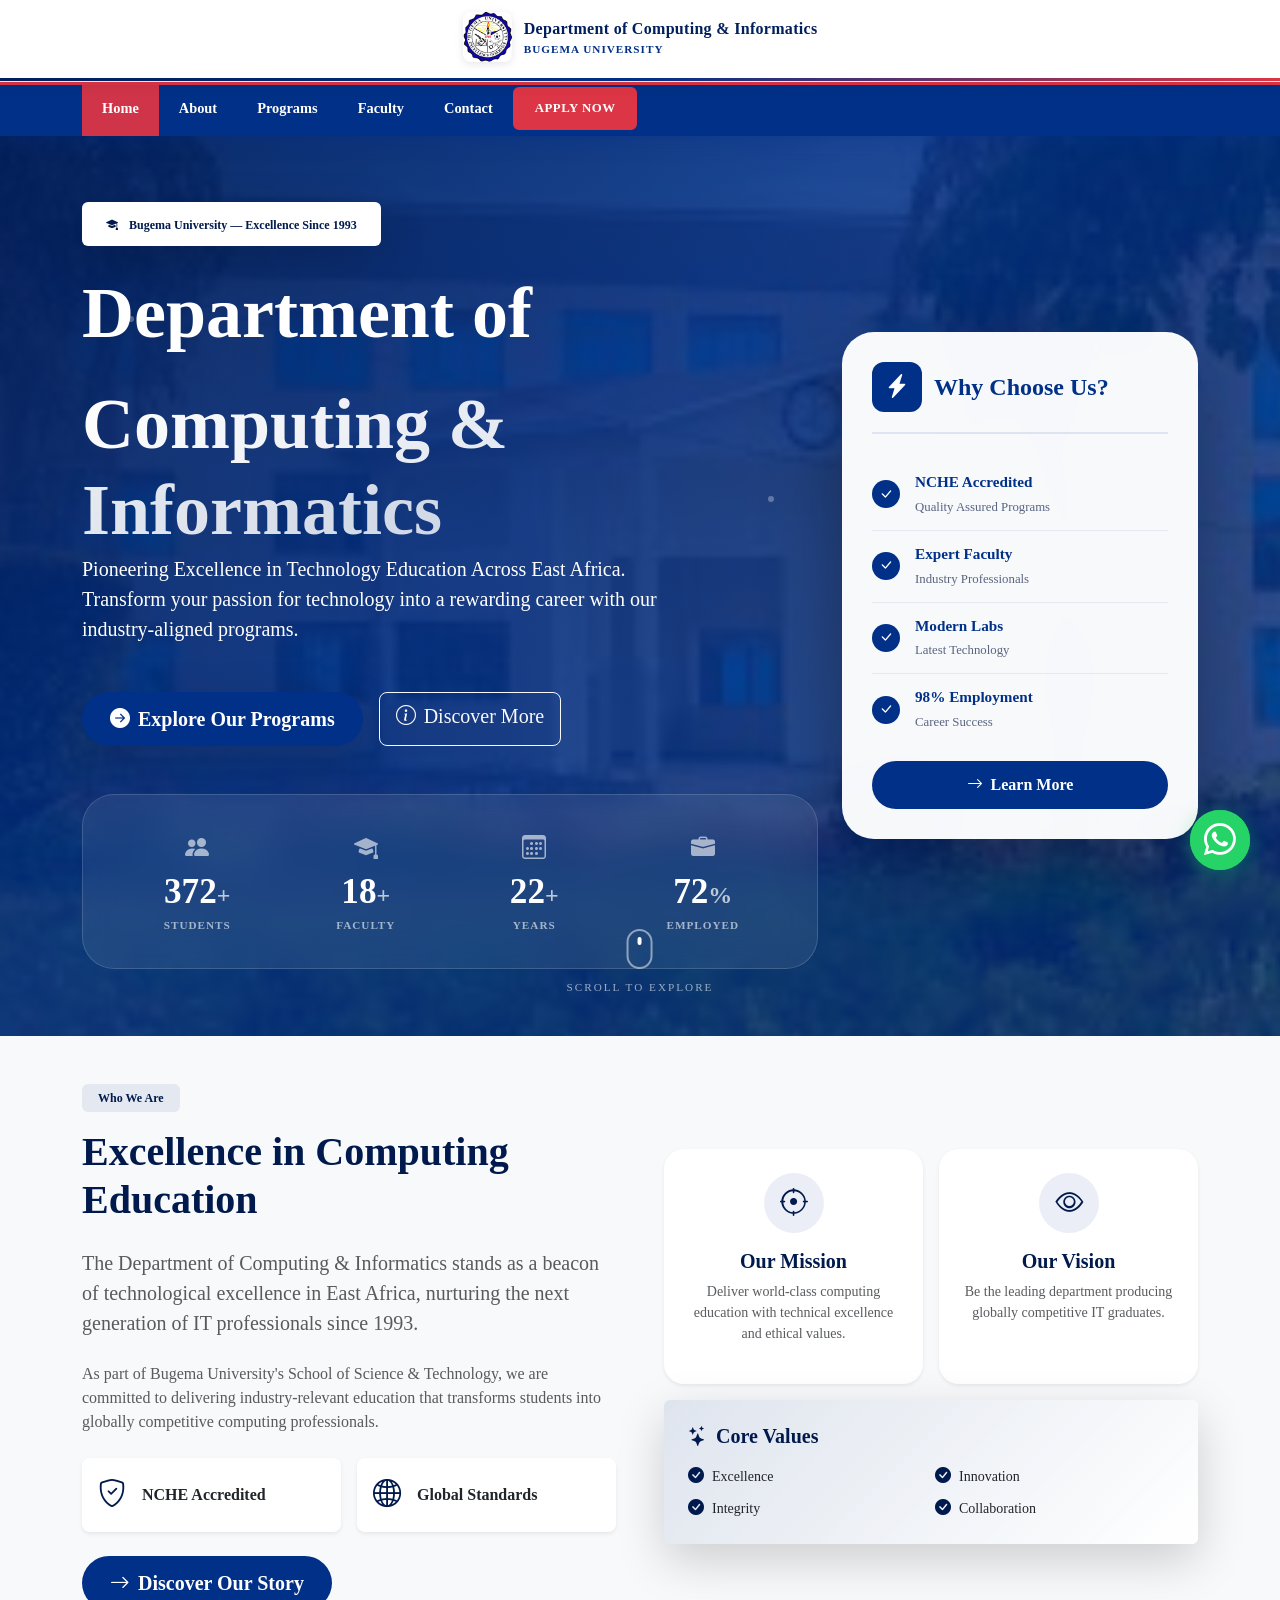
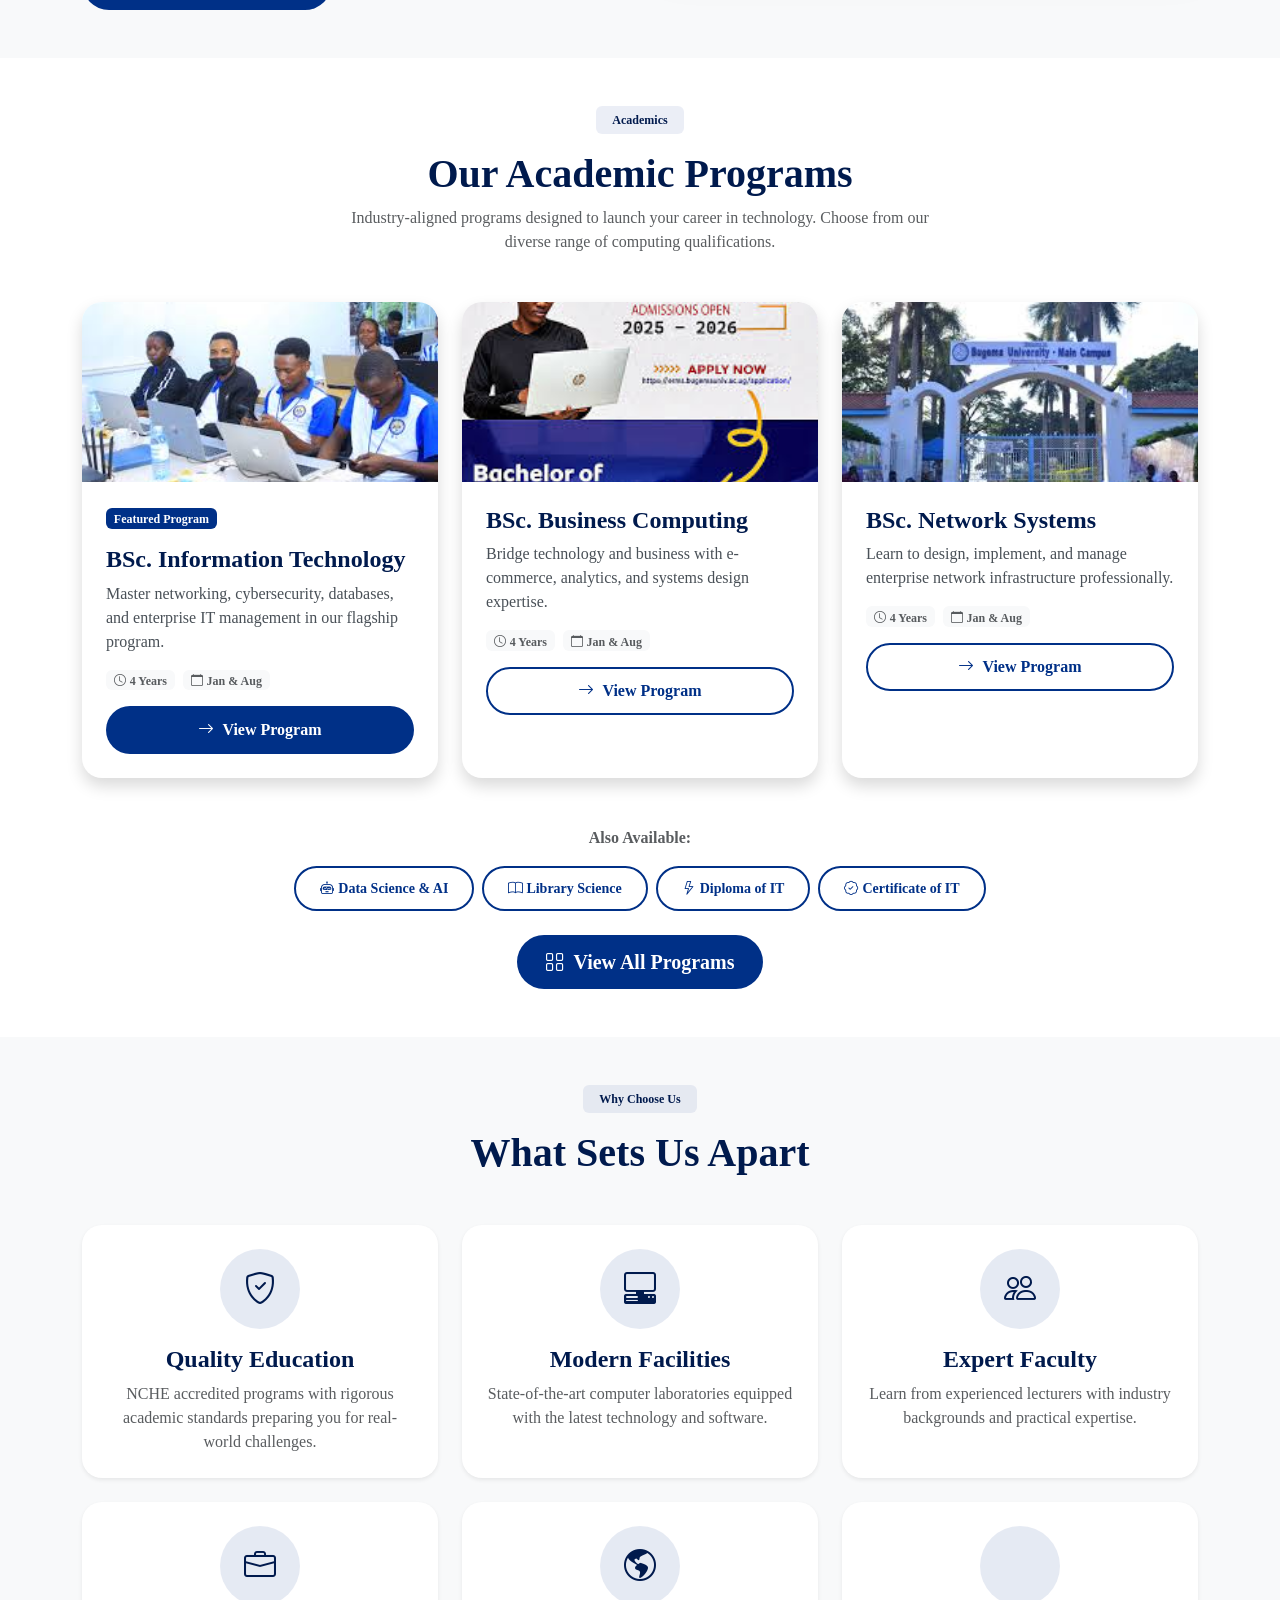
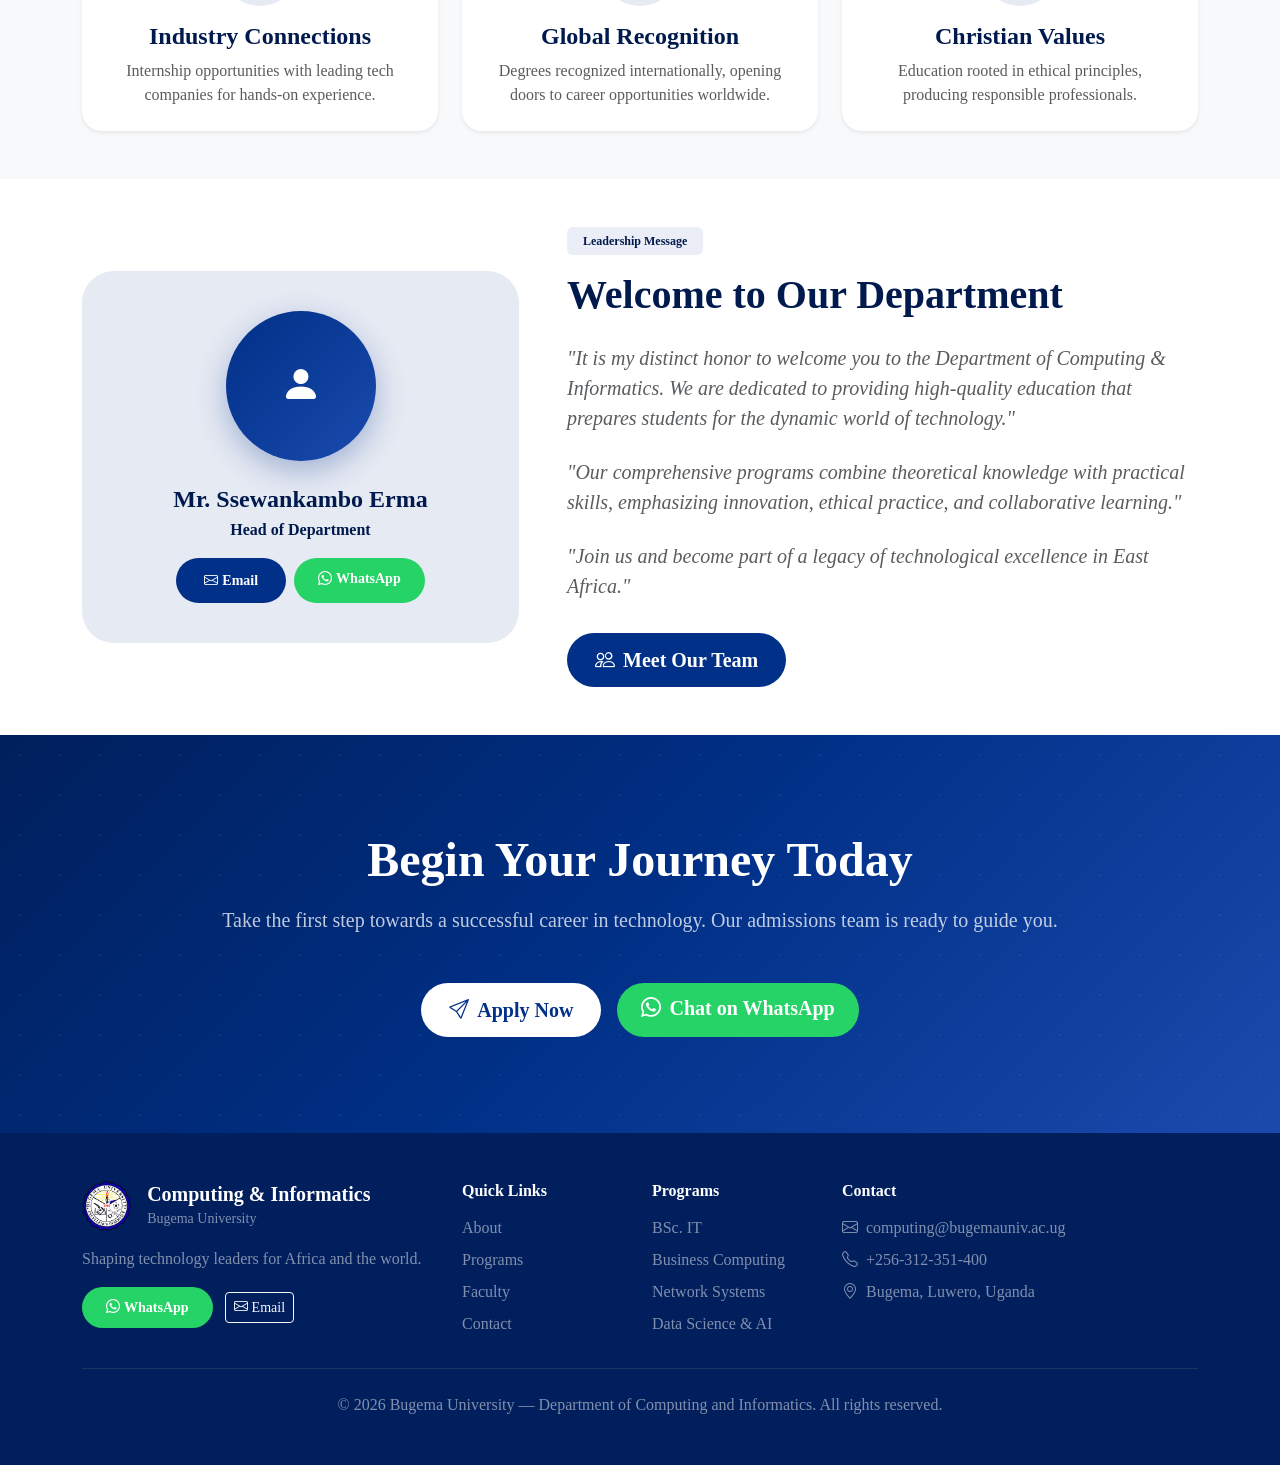
<file: index.html>
<!DOCTYPE html>
<html lang="en">
<head>
    <meta charset="UTF-8">
    <meta name="viewport" content="width=device-width, initial-scale=1.0">
    <title>Department of Computing & Informatics | Bugema University</title>
    <meta name="description" content="Discover the Department of Computing & Informatics at Bugema University. Explore our IT programs, expert faculty, and modern facilities.">
    <link rel="icon" href="images/Bugema_logo.png">
    <link href="https://cdn.jsdelivr.net/npm/bootstrap@5.3.2/dist/css/bootstrap.min.css" rel="stylesheet">
    <link rel="stylesheet" href="https://cdn.jsdelivr.net/npm/bootstrap-icons@1.11.1/font/bootstrap-icons.css">
    <link rel="stylesheet" href="css/style.css">
    <link href="https://unpkg.com/aos@2.3.1/dist/aos.css" rel="stylesheet">
</head>
<body>
    <!-- Top Bar with Logo -->
    <div class="top-bar">
        <div class="container">
            <a class="top-bar-brand" href="index.html">
                <img src="images/Bugema_logo.png" alt="Bugema University Logo">
                <div class="brand-text">
                    <span class="brand-title">Department of Computing & Informatics</span>
                    <span class="brand-subtitle">Bugema University</span>
                </div>
            </a>
        </div>
    </div>

    <!-- Main Navigation -->
    <nav class="main-navbar">
        <div class="container">
            <button class="navbar-toggler border-0" type="button" data-bs-toggle="collapse" data-bs-target="#navbarNav">
                <span class="navbar-toggler-icon"></span>
            </button>
            <div class="navbar-collapse" id="navbarNav">
                <ul class="navbar-nav align-items-lg-center">
                    <li class="nav-item"><a class="nav-link active" href="index.html">Home</a></li>
                    <li class="nav-item"><a class="nav-link" href="about.html">About</a></li>
                    <li class="nav-item"><a class="nav-link" href="programs.html">Programs</a></li>
                    <li class="nav-item"><a class="nav-link" href="faculty.html">Faculty</a></li>
                    <li class="nav-item"><a class="nav-link" href="contact.html">Contact</a></li>
                    <li class="nav-item navbar-btn">
                        <a class="btn btn-bugema" href="application.html">Apply Now</a>
                    </li>
                </ul>
            </div>
        </div>
    </nav>

    <!-- Hero Section -->
    <section class="hero-section-new">
        <div class="hero-bg-image" style="background-image: url('images/New complex.jpeg');"></div>
        <div class="hero-overlay-new"></div>
        
        <!-- Animated particles -->
        <div class="hero-particles">
            <div class="particle"></div>
            <div class="particle"></div>
            <div class="particle"></div>
            <div class="particle"></div>
            <div class="particle"></div>
        </div>
        
        <div class="hero-content-new">
            <div class="container">
                <div class="row align-items-center min-vh-100 py-5">
                    <div class="col-lg-8">
                        <!-- Badge -->
                        <div class="hero-badge-new" data-aos="fade-down" data-aos-delay="200">
                            <span class="badge bg-white text-bugema px-4 py-3 shadow-lg">
                                <i class="bi bi-mortarboard-fill me-2"></i>
                                <strong>Bugema University</strong> — Excellence Since 1993
                            </span>
                        </div>
                        
                        <!-- Main Heading -->
                        <h1 class="display-2 fw-bold text-white mb-4 mt-4 hero-title-animated" data-aos="fade-up" data-aos-delay="400">
                            Department of
                        </h1>
                        <div class="hero-subtitle-animated" data-aos="fade-up" data-aos-delay="600">
                            <span class="display-2 fw-bold text-gradient">Computing & Informatics</span>
                        </div>
                        
                        <!-- Professional Tagline -->
                        <p class="lead text-white opacity-80 mb-5 hero-desc-animated" data-aos="fade-up" data-aos-delay="800" style="max-width: 600px;">
                            Pioneering Excellence in Technology Education Across East Africa. 
                            Transform your passion for technology into a rewarding career with our industry-aligned programs.
                        </p>
                        
                        <!-- CTA Buttons -->
                        <div class="d-flex gap-3 flex-wrap mb-5 hero-cta-animated" data-aos="fade-up" data-aos-delay="1000">
                            <a href="programs.html" class="btn btn-bugema btn-lg shadow-lg">
                                <i class="bi bi-arrow-right-circle-fill me-2"></i>Explore Our Programs
                            </a>
                            <a href="about.html" class="btn btn-outline-light btn-lg">
                                <i class="bi bi-info-circle me-2"></i>Discover More
                            </a>
                        </div>
                        
                        <!-- Stats -->
                        <div class="hero-stats-new" data-aos="fade-up" data-aos-delay="1200">
                            <div class="row g-0">
                                <div class="col-3">
                                    <div class="stat-item-new">
                                        <div class="stat-icon"><i class="bi bi-people-fill"></i></div>
                                        <span class="stat-number" data-target="500">0</span><span class="stat-plus">+</span>
                                        <span class="stat-label">Students</span>
                                    </div>
                                </div>
                                <div class="col-3">
                                    <div class="stat-item-new">
                                        <div class="stat-icon"><i class="bi bi-mortarboard-fill"></i></div>
                                        <span class="stat-number" data-target="25">0</span><span class="stat-plus">+</span>
                                        <span class="stat-label">Faculty</span>
                                    </div>
                                </div>
                                <div class="col-3">
                                    <div class="stat-item-new">
                                        <div class="stat-icon"><i class="bi bi-calendar3"></i></div>
                                        <span class="stat-number" data-target="30">0</span><span class="stat-plus">+</span>
                                        <span class="stat-label">Years</span>
                                    </div>
                                </div>
                                <div class="col-3">
                                    <div class="stat-item-new">
                                        <div class="stat-icon"><i class="bi bi-briefcase-fill"></i></div>
                                        <span class="stat-number" data-target="98">0</span><span class="stat-plus">%</span>
                                        <span class="stat-label">Employed</span>
                                    </div>
                                </div>
                            </div>
                        </div>
                    </div>
                    
                    <!-- Feature Card -->
                    <div class="col-lg-4 d-none d-lg-block">
                        <div class="hero-card-animated" data-aos="fade-left" data-aos-delay="1000">
                            <div class="hero-feature-card-new">
                                <div class="feature-card-header">
                                    <div class="feature-icon"><i class="bi bi-lightning-charge-fill"></i></div>
                                    <h4>Why Choose Us?</h4>
                                </div>
                                <ul class="feature-list-new">
                                    <li data-aos="fade-left" data-aos-delay="1200">
                                        <span class="feature-check"><i class="bi bi-check-lg"></i></span>
                                        <div>
                                            <strong>NCHE Accredited</strong>
                                            <small>Quality Assured Programs</small>
                                        </div>
                                    </li>
                                    <li data-aos="fade-left" data-aos-delay="1400">
                                        <span class="feature-check"><i class="bi bi-check-lg"></i></span>
                                        <div>
                                            <strong>Expert Faculty</strong>
                                            <small>Industry Professionals</small>
                                        </div>
                                    </li>
                                    <li data-aos="fade-left" data-aos-delay="1600">
                                        <span class="feature-check"><i class="bi bi-check-lg"></i></span>
                                        <div>
                                            <strong>Modern Labs</strong>
                                            <small>Latest Technology</small>
                                        </div>
                                    </li>
                                    <li data-aos="fade-left" data-aos-delay="1800">
                                        <span class="feature-check"><i class="bi bi-check-lg"></i></span>
                                        <div>
                                            <strong>98% Employment</strong>
                                            <small>Career Success</small>
                                        </div>
                                    </li>
                                </ul>
                                <a href="about.html" class="btn btn-bugema w-100 mt-3">
                                    <i class="bi bi-arrow-right me-2"></i>Learn More
                                </a>
                            </div>
                        </div>
                    </div>
                </div>
            </div>
        </div>
        
        <!-- Scroll Indicator -->
        <div class="hero-scroll-indicator">
            <div class="scroll-mouse">
                <div class="scroll-wheel"></div>
            </div>
            <span>Scroll to Explore</span>
        </div>
    </section>

    <!-- About Department Section -->
    <section class="py-5 bg-light" data-aos="fade-up">
        <div class="container">
            <div class="row align-items-center g-5">
                <div class="col-lg-6" data-aos="fade-right">
                    <span class="badge bg-bugema-subtle text-bugema px-3 py-2 mb-3">Who We Are</span>
                    <h2 class="display-6 fw-bold text-bugema mb-4">Excellence in Computing Education</h2>
                    <p class="lead text-muted mb-4">
                        The Department of Computing & Informatics stands as a beacon of technological excellence in East Africa, nurturing the next generation of IT professionals since 1993.
                    </p>
                    <p class="text-muted mb-4">
                        As part of Bugema University's School of Science & Technology, we are committed to delivering industry-relevant education that transforms students into globally competitive computing professionals.
                    </p>
                    <div class="row g-3 mb-4">
                        <div class="col-6">
                            <div class="d-flex align-items-center p-3 bg-white rounded-3 shadow-sm">
                                <i class="bi bi-shield-check text-bugema fs-3 me-3"></i>
                                <div>
                                    <strong>NCHE Accredited</strong>
                                </div>
                            </div>
                        </div>
                        <div class="col-6">
                            <div class="d-flex align-items-center p-3 bg-white rounded-3 shadow-sm">
                                <i class="bi bi-globe2 text-bugema fs-3 me-3"></i>
                                <div>
                                    <strong>Global Standards</strong>
                                </div>
                            </div>
                        </div>
                    </div>
                    <a href="about.html" class="btn btn-bugema btn-lg">
                        <i class="bi bi-arrow-right me-2"></i>Discover Our Story
                    </a>
                </div>
                <div class="col-lg-6" data-aos="fade-left">
                    <div class="row g-3">
                        <div class="col-6">
                            <div class="card border-0 shadow-sm h-100 mission-card">
                                <div class="card-body p-4 text-center">
                                    <div class="icon-circle bg-bugema-subtle mx-auto mb-3">
                                        <i class="bi bi-crosshair text-bugema fs-3"></i>
                                    </div>
                                    <h5 class="fw-bold text-bugema">Our Mission</h5>
                                    <p class="text-muted small">Deliver world-class computing education with technical excellence and ethical values.</p>
                                </div>
                            </div>
                        </div>
                        <div class="col-6">
                            <div class="card border-0 shadow-sm h-100 mission-card">
                                <div class="card-body p-4 text-center">
                                    <div class="icon-circle bg-bugema-subtle mx-auto mb-3">
                                        <i class="bi bi-eye text-bugema fs-3"></i>
                                    </div>
                                    <h5 class="fw-bold text-bugema">Our Vision</h5>
                                    <p class="text-muted small">Be the leading department producing globally competitive IT graduates.</p>
                                </div>
                            </div>
                        </div>
                        <div class="col-12">
                            <div class="card border-0 shadow-lg h-100 values-card">
                                <div class="card-body p-4">
                                    <h5 class="fw-bold text-bugema mb-3"><i class="bi bi-stars me-2"></i>Core Values</h5>
                                    <div class="row g-2">
                                        <div class="col-6">
                                            <div class="d-flex align-items-center">
                                                <i class="bi bi-check-circle-fill text-bugema me-2"></i>
                                                <span class="small">Excellence</span>
                                            </div>
                                        </div>
                                        <div class="col-6">
                                            <div class="d-flex align-items-center">
                                                <i class="bi bi-check-circle-fill text-bugema me-2"></i>
                                                <span class="small">Innovation</span>
                                            </div>
                                        </div>
                                        <div class="col-6">
                                            <div class="d-flex align-items-center">
                                                <i class="bi bi-check-circle-fill text-bugema me-2"></i>
                                                <span class="small">Integrity</span>
                                            </div>
                                        </div>
                                        <div class="col-6">
                                            <div class="d-flex align-items-center">
                                                <i class="bi bi-check-circle-fill text-bugema me-2"></i>
                                                <span class="small">Collaboration</span>
                                            </div>
                                        </div>
                                    </div>
                                </div>
                            </div>
                        </div>
                    </div>
                </div>
            </div>
        </div>
    </section>

    <!-- Programs Section -->
    <section class="py-5" data-aos="fade-up">
        <div class="container">
            <div class="text-center mb-5">
                <span class="badge bg-bugema-subtle text-bugema px-3 py-2">Academics</span>
                <h2 class="display-6 fw-bold text-bugema mt-3">Our Academic Programs</h2>
                <p class="text-muted mx-auto" style="max-width: 600px;">Industry-aligned programs designed to launch your career in technology. Choose from our diverse range of computing qualifications.</p>
            </div>
            <div class="row g-4">
                <div class="col-md-6 col-lg-4" data-aos="fade-up" data-aos-delay="100">
                    <div class="card h-100 border-0 shadow program-card">
                        <img src="images/lab.jpeg" class="card-img-top" style="height: 180px; object-fit: cover;" alt="IT Program">
                        <div class="card-body p-4">
                            <span class="badge bg-bugema text-white mb-3">Featured Program</span>
                            <h4 class="fw-bold text-bugema">BSc. Information Technology</h4>
                            <p class="text-muted">Master networking, cybersecurity, databases, and enterprise IT management in our flagship program.</p>
                            <div class="d-flex gap-2 flex-wrap mb-3">
                                <span class="badge bg-light text-muted"><i class="bi bi-clock me-1"></i>4 Years</span>
                                <span class="badge bg-light text-muted"><i class="bi bi-calendar me-1"></i>Jan & Aug</span>
                            </div>
                            <a href="bachelor-it.html" class="btn btn-bugema w-100">
                                <i class="bi bi-arrow-right me-2"></i>View Program
                            </a>
                        </div>
                    </div>
                </div>
                <div class="col-md-6 col-lg-4" data-aos="fade-up" data-aos-delay="200">
                    <div class="card h-100 border-0 shadow program-card">
                        <img src="images/business computing.jpeg" class="card-img-top" style="height: 180px; object-fit: cover;" alt="Business Computing">
                        <div class="card-body p-4">
                            <h4 class="fw-bold text-bugema">BSc. Business Computing</h4>
                            <p class="text-muted">Bridge technology and business with e-commerce, analytics, and systems design expertise.</p>
                            <div class="d-flex gap-2 flex-wrap mb-3">
                                <span class="badge bg-light text-muted"><i class="bi bi-clock me-1"></i>4 Years</span>
                                <span class="badge bg-light text-muted"><i class="bi bi-calendar me-1"></i>Jan & Aug</span>
                            </div>
                            <a href="business-computing.html" class="btn btn-outline-bugema w-100">
                                <i class="bi bi-arrow-right me-2"></i>View Program
                            </a>
                        </div>
                    </div>
                </div>
                <div class="col-md-6 col-lg-4" data-aos="fade-up" data-aos-delay="300">
                    <div class="card h-100 border-0 shadow program-card">
                        <img src="images/campus1.jpeg" class="card-img-top" style="height: 180px; object-fit: cover;" alt="Network Systems">
                        <div class="card-body p-4">
                            <h4 class="fw-bold text-bugema">BSc. Network Systems</h4>
                            <p class="text-muted">Learn to design, implement, and manage enterprise network infrastructure professionally.</p>
                            <div class="d-flex gap-2 flex-wrap mb-3">
                                <span class="badge bg-light text-muted"><i class="bi bi-clock me-1"></i>4 Years</span>
                                <span class="badge bg-light text-muted"><i class="bi bi-calendar me-1"></i>Jan & Aug</span>
                            </div>
                            <a href="network-systems.html" class="btn btn-outline-bugema w-100">
                                <i class="bi bi-arrow-right me-2"></i>View Program
                            </a>
                        </div>
                    </div>
                </div>
            </div>
            <div class="text-center mt-5">
                <p class="text-muted mb-3 fw-semibold">Also Available:</p>
                <div class="d-flex gap-2 justify-content-center flex-wrap mb-4">
                    <a href="data-science-ai.html" class="btn btn-outline-bugema btn-sm"><i class="bi bi-robot me-1"></i>Data Science & AI</a>
                    <a href="library-science.html" class="btn btn-outline-bugema btn-sm"><i class="bi bi-book me-1"></i>Library Science</a>
                    <a href="diploma-computer-engineering.html" class="btn btn-outline-bugema btn-sm"><i class="bi bi-lightning me-1"></i>Diploma of IT</a>
                    <a href="certificate-it.html" class="btn btn-outline-bugema btn-sm"><i class="bi bi-patch-check me-1"></i>Certificate of IT</a>
                </div>
                <a href="programs.html" class="btn btn-bugema btn-lg">
                    <i class="bi bi-grid me-2"></i>View All Programs
                </a>
            </div>
        </div>
    </section>

    <!-- Why Choose Us -->
    <section class="py-5 bg-light" data-aos="fade-up">
        <div class="container">
            <div class="text-center mb-5">
                <span class="badge bg-bugema-subtle text-bugema px-3 py-2">Why Choose Us</span>
                <h2 class="display-6 fw-bold text-bugema mt-3">What Sets Us Apart</h2>
            </div>
            <div class="row g-4">
                <div class="col-md-6 col-lg-4" data-aos="fade-up" data-aos-delay="100">
                    <div class="card h-100 border-0 shadow-sm text-center p-4 why-card-hover">
                        <div class="why-icon-circle mx-auto mb-3">
                            <i class="bi bi-shield-check text-bugema fs-2"></i>
                        </div>
                        <h4 class="fw-bold text-bugema">Quality Education</h4>
                        <p class="text-muted mb-0">NCHE accredited programs with rigorous academic standards preparing you for real-world challenges.</p>
                    </div>
                </div>
                <div class="col-md-6 col-lg-4" data-aos="fade-up" data-aos-delay="200">
                    <div class="card h-100 border-0 shadow-sm text-center p-4 why-card-hover">
                        <div class="why-icon-circle mx-auto mb-3">
                            <i class="bi bi-pc-display-horizontal text-bugema fs-2"></i>
                        </div>
                        <h4 class="fw-bold text-bugema">Modern Facilities</h4>
                        <p class="text-muted mb-0">State-of-the-art computer laboratories equipped with the latest technology and software.</p>
                    </div>
                </div>
                <div class="col-md-6 col-lg-4" data-aos="fade-up" data-aos-delay="300">
                    <div class="card h-100 border-0 shadow-sm text-center p-4 why-card-hover">
                        <div class="why-icon-circle mx-auto mb-3">
                            <i class="bi bi-people text-bugema fs-2"></i>
                        </div>
                        <h4 class="fw-bold text-bugema">Expert Faculty</h4>
                        <p class="text-muted mb-0">Learn from experienced lecturers with industry backgrounds and practical expertise.</p>
                    </div>
                </div>
                <div class="col-md-6 col-lg-4" data-aos="fade-up" data-aos-delay="400">
                    <div class="card h-100 border-0 shadow-sm text-center p-4 why-card-hover">
                        <div class="why-icon-circle mx-auto mb-3">
                            <i class="bi bi-briefcase text-bugema fs-2"></i>
                        </div>
                        <h4 class="fw-bold text-bugema">Industry Connections</h4>
                        <p class="text-muted mb-0">Internship opportunities with leading tech companies for hands-on experience.</p>
                    </div>
                </div>
                <div class="col-md-6 col-lg-4" data-aos="fade-up" data-aos-delay="500">
                    <div class="card h-100 border-0 shadow-sm text-center p-4 why-card-hover">
                        <div class="why-icon-circle mx-auto mb-3">
                            <i class="bi bi-globe-americas text-bugema fs-2"></i>
                        </div>
                        <h4 class="fw-bold text-bugema">Global Recognition</h4>
                        <p class="text-muted mb-0">Degrees recognized internationally, opening doors to career opportunities worldwide.</p>
                    </div>
                </div>
                <div class="col-md-6 col-lg-4" data-aos="fade-up" data-aos-delay="600">
                    <div class="card h-100 border-0 shadow-sm text-center p-4 why-card-hover">
                        <div class="why-icon-circle mx-auto mb-3">
                            <i class="bi bi-cross text-bugema fs-2"></i>
                        </div>
                        <h4 class="fw-bold text-bugema">Christian Values</h4>
                        <p class="text-muted mb-0">Education rooted in ethical principles, producing responsible professionals.</p>
                    </div>
                </div>
            </div>
        </div>
    </section>

    <!-- HOD Message -->
    <section class="py-5" data-aos="fade-up">
        <div class="container">
            <div class="row align-items-center g-5">
                <div class="col-lg-5" data-aos="fade-right">
                    <div class="hod-profile-card text-center">
                        <div class="hod-avatar-large mx-auto mb-4">
                            <i class="bi bi-person-fill text-white fs-1"></i>
                        </div>
                        <h4 class="fw-bold text-bugema mb-1">Mr. Ssewankambo Erma</h4>
                        <p class="text-bugema fw-semibold mb-3">Head of Department</p>
                        <div class="d-flex gap-2 justify-content-center">
                            <a href="mailto:hod-computing@bugemauniv.ac.ug" class="btn btn-bugema btn-sm">
                                <i class="bi bi-envelope me-1"></i>Email
                            </a>
                            <a href="https://wa.me/256312351400" class="btn btn-whatsapp btn-sm">
                                <i class="bi bi-whatsapp me-1"></i>WhatsApp
                            </a>
                        </div>
                    </div>
                </div>
                <div class="col-lg-7" data-aos="fade-left">
                    <span class="badge bg-bugema-subtle text-bugema px-3 py-2 mb-3">Leadership Message</span>
                    <h2 class="display-6 fw-bold text-bugema mb-4">Welcome to Our Department</h2>
                    <blockquote class="blockquote">
                        <p class="fs-5 text-muted fst-italic mb-4">"It is my distinct honor to welcome you to the Department of Computing & Informatics. We are dedicated to providing high-quality education that prepares students for the dynamic world of technology."</p>
                        <p class="fs-5 text-muted fst-italic mb-4">"Our comprehensive programs combine theoretical knowledge with practical skills, emphasizing innovation, ethical practice, and collaborative learning."</p>
                        <p class="fs-5 text-muted fst-italic">"Join us and become part of a legacy of technological excellence in East Africa."</p>
                    </blockquote>
                    <a href="faculty.html" class="btn btn-bugema btn-lg mt-3">
                        <i class="bi bi-people me-2"></i>Meet Our Team
                    </a>
                </div>
            </div>
        </div>
    </section>

    <!-- CTA Section -->
    <section class="cta-section-impressive py-5" data-aos="fade-up">
        <div class="container text-center py-5">
            <h2 class="display-5 fw-bold text-white mb-3">Begin Your Journey Today</h2>
            <p class="lead text-white opacity-75 mb-5">Take the first step towards a successful career in technology. Our admissions team is ready to guide you.</p>
            <div class="d-flex gap-3 justify-content-center flex-wrap">
                <a href="application.html" class="btn btn-white btn-lg">
                    <i class="bi bi-send me-2"></i>Apply Now
                </a>
                <a href="https://wa.me/256779793746" target="_blank" class="btn btn-whatsapp btn-lg">
                    <i class="bi bi-whatsapp me-2"></i>Chat on WhatsApp
                </a>
            </div>
        </div>
    </section>

    <!-- Footer -->
    <footer class="footer py-5">
        <div class="container">
            <div class="row g-4">
                <div class="col-lg-4">
                    <div class="d-flex align-items-center mb-3">
                        <img src="images/Bugema_logo.png" alt="Logo" height="50" class="me-3 rounded-3">
                        <div>
                            <h5 class="text-white fw-bold mb-0">Computing & Informatics</h5>
                            <small class="text-white-50">Bugema University</small>
                        </div>
                    </div>
                    <p class="text-white-50">Shaping technology leaders for Africa and the world.</p>
                    <div class="mt-3">
                        <a href="https://wa.me/256779793746" target="_blank" class="btn btn-whatsapp btn-sm me-2">
                            <i class="bi bi-whatsapp me-1"></i>WhatsApp
                        </a>
                        <a href="mailto:computing@bugemauniv.ac.ug" class="btn btn-outline-light btn-sm">
                            <i class="bi bi-envelope me-1"></i>Email
                        </a>
                    </div>
                </div>
                <div class="col-6 col-lg-2">
                    <h6 class="text-white fw-bold mb-3">Quick Links</h6>
                    <ul class="list-unstyled mb-0">
                        <li class="mb-2"><a href="about.html" class="text-white-50 text-decoration-none">About</a></li>
                        <li class="mb-2"><a href="programs.html" class="text-white-50 text-decoration-none">Programs</a></li>
                        <li class="mb-2"><a href="faculty.html" class="text-white-50 text-decoration-none">Faculty</a></li>
                        <li class="mb-2"><a href="contact.html" class="text-white-50 text-decoration-none">Contact</a></li>
                    </ul>
                </div>
                <div class="col-6 col-lg-2">
                    <h6 class="text-white fw-bold mb-3">Programs</h6>
                    <ul class="list-unstyled mb-0">
                        <li class="mb-2"><a href="bachelor-it.html" class="text-white-50 text-decoration-none">BSc. IT</a></li>
                        <li class="mb-2"><a href="business-computing.html" class="text-white-50 text-decoration-none">Business Computing</a></li>
                        <li class="mb-2"><a href="network-systems.html" class="text-white-50 text-decoration-none">Network Systems</a></li>
                        <li class="mb-2"><a href="data-science-ai.html" class="text-white-50 text-decoration-none">Data Science & AI</a></li>
                    </ul>
                </div>
                <div class="col-lg-4">
                    <h6 class="text-white fw-bold mb-3">Contact</h6>
                    <ul class="list-unstyled text-white-50 mb-0">
                        <li class="mb-2"><a href="mailto:computing@bugemauniv.ac.ug" class="text-white-50 text-decoration-none"><i class="bi bi-envelope me-2"></i>computing@bugemauniv.ac.ug</a></li>
                        <li class="mb-2"><a href="tel:+256312351400" class="text-white-50 text-decoration-none"><i class="bi bi-telephone me-2"></i>+256-312-351-400</a></li>
                        <li class="mb-2"><i class="bi bi-geo-alt me-2"></i>Bugema, Luwero, Uganda</li>
                    </ul>
                </div>
            </div>
            <hr class="my-4 border-secondary">
            <p class="text-center text-white-50 mb-0">&copy; 2026 Bugema University — Department of Computing and Informatics. All rights reserved.</p>
        </div>
    </footer>

    <!-- Floating WhatsApp Button -->
    <a href="https://wa.me/256779793746" target="_blank" class="whatsapp-float" aria-label="Chat on WhatsApp">
        <i class="bi bi-whatsapp"></i>
    </a>

    <script src="https://cdn.jsdelivr.net/npm/bootstrap@5.3.2/dist/js/bootstrap.bundle.min.js"></script>
    <script src="https://unpkg.com/aos@2.3.1/dist/aos.js"></script>
    <script src="js/main.js"></script>
    <script>
        AOS.init({
            duration: 800,
            easing: 'ease-out-cubic',
            once: true,
            offset: 50
        });
    </script>
</body>
</html>
</file>
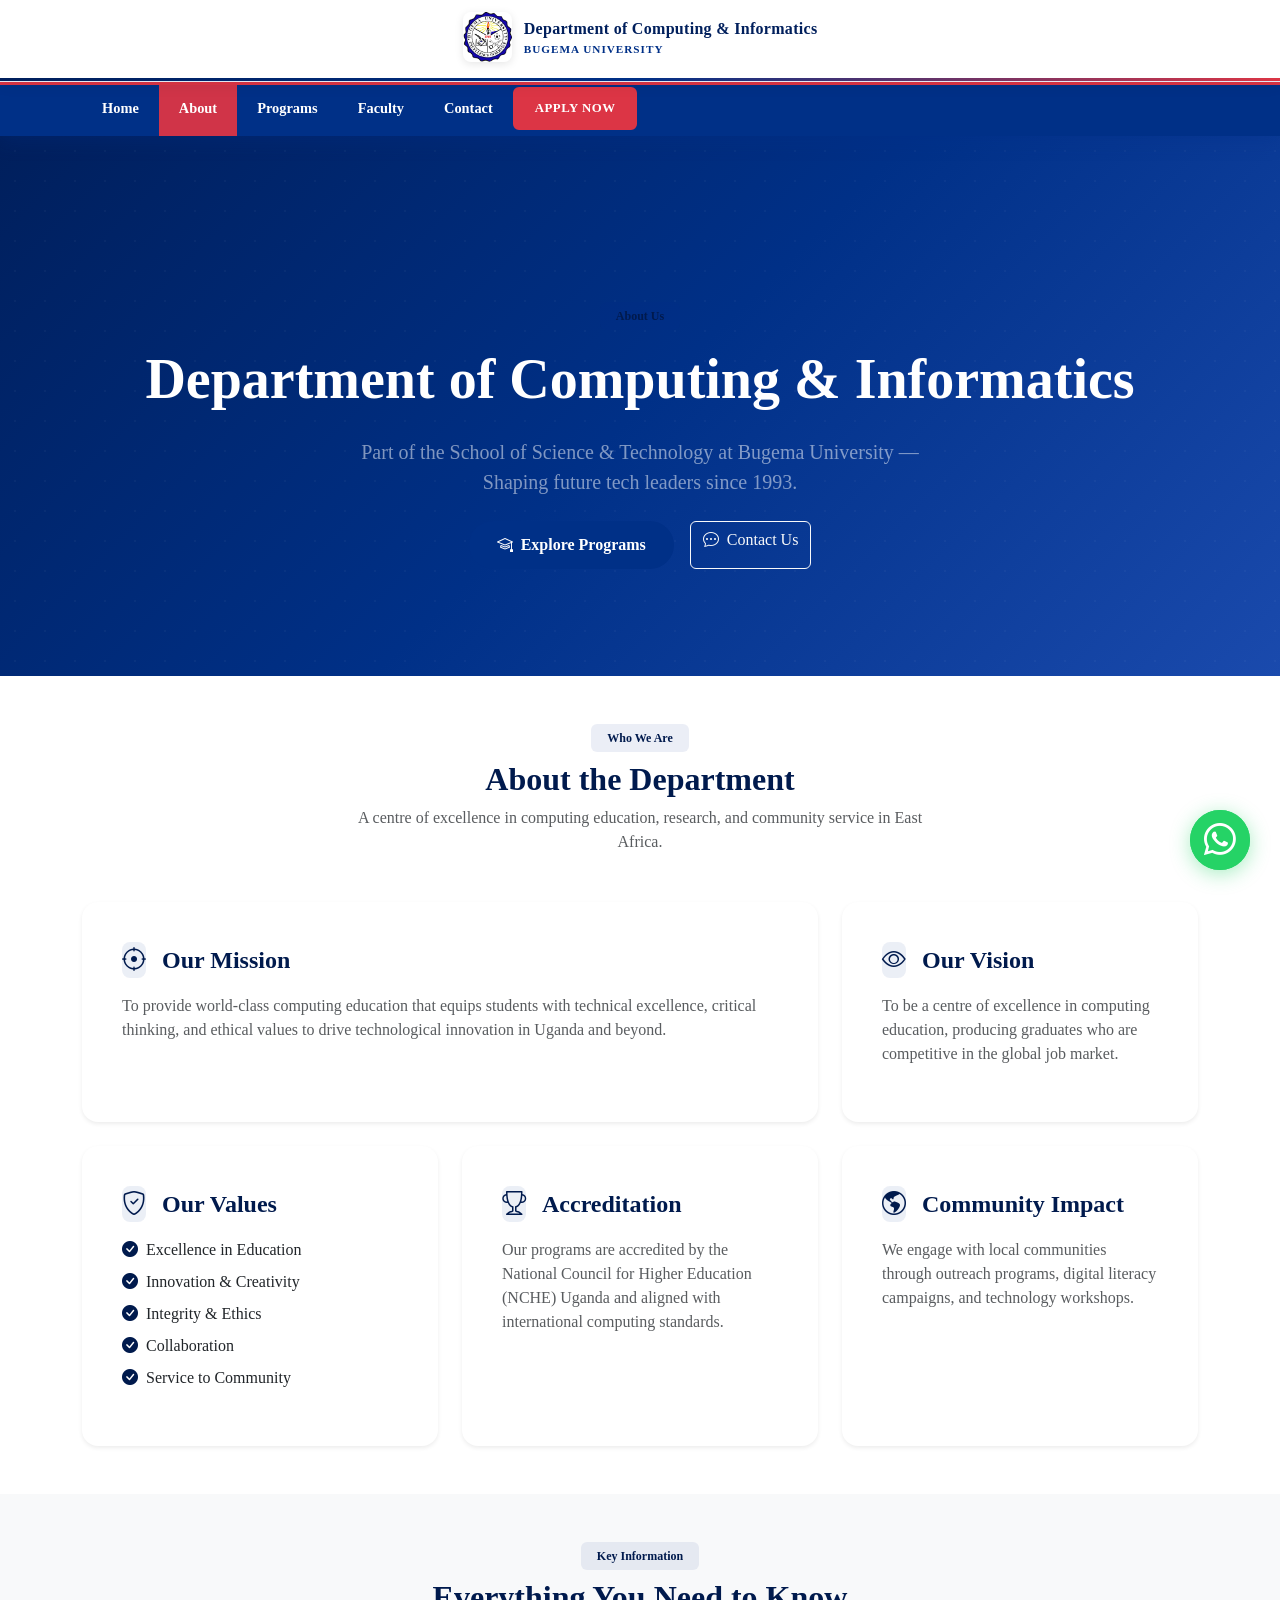
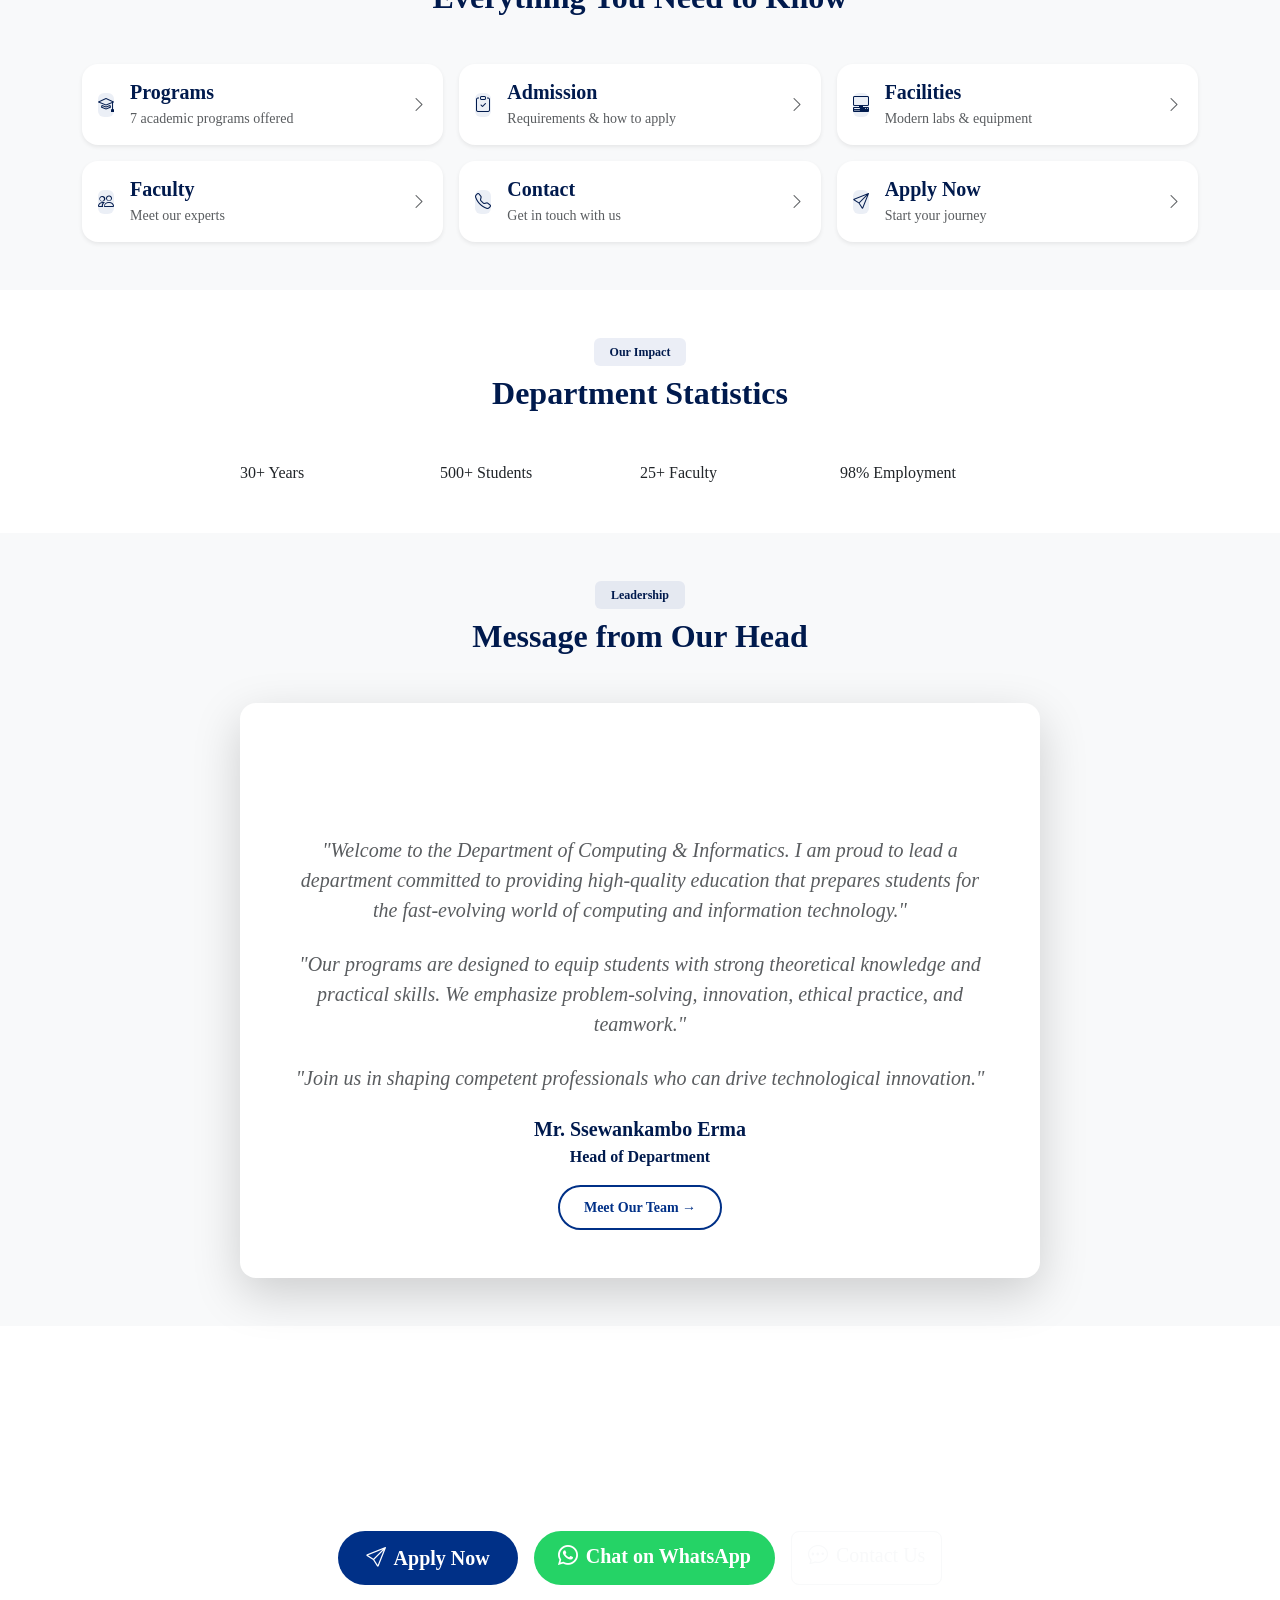
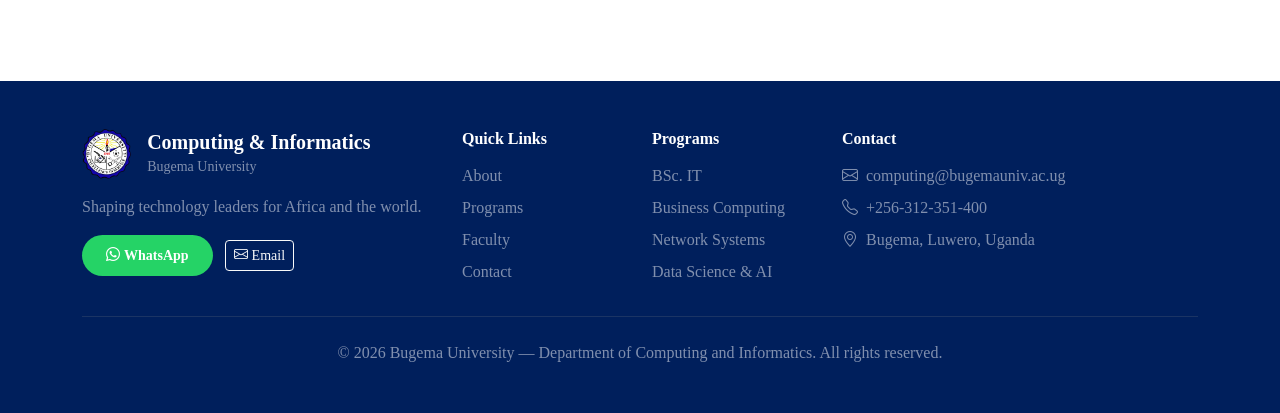
<file: about.html>
<!DOCTYPE html>
<html lang="en">
<head>
    <meta charset="UTF-8">
    <meta name="viewport" content="width=device-width, initial-scale=1.0">
    <title>About Us | Department of Computing & Informatics | Bugema University</title>
    <meta name="description" content="Learn about the Department of Computing & Informatics at Bugema University, our mission, values, and team.">
    <link rel="icon" href="images/Bugema_logo.png">
    <link href="https://cdn.jsdelivr.net/npm/bootstrap@5.3.2/dist/css/bootstrap.min.css" rel="stylesheet">
    <link rel="stylesheet" href="https://cdn.jsdelivr.net/npm/bootstrap-icons@1.11.1/font/bootstrap-icons.css">
    <link rel="stylesheet" href="css/style.css">
</head>
<body>
    <!-- Top Bar with Logo -->
    <div class="top-bar">
        <div class="container">
            <a class="top-bar-brand" href="index.html">
                <img src="images/Bugema_logo.png" alt="Bugema University Logo">
                <div class="brand-text">
                    <span class="brand-title">Department of Computing & Informatics</span>
                    <span class="brand-subtitle">Bugema University</span>
                </div>
            </a>
        </div>
    </div>

    <!-- Main Navigation -->
    <nav class="main-navbar">
        <div class="container">
            <button class="navbar-toggler border-0" type="button" data-bs-toggle="collapse" data-bs-target="#navbarNav">
                <span class="navbar-toggler-icon"></span>
            </button>
            <div class="navbar-collapse" id="navbarNav">
                <ul class="navbar-nav align-items-lg-center">
                    <li class="nav-item"><a class="nav-link" href="index.html">Home</a></li>
                    <li class="nav-item"><a class="nav-link active" href="about.html">About</a></li>
                    <li class="nav-item"><a class="nav-link" href="programs.html">Programs</a></li>
                    <li class="nav-item"><a class="nav-link" href="faculty.html">Faculty</a></li>
                    <li class="nav-item"><a class="nav-link" href="contact.html">Contact</a></li>
                    <li class="nav-item navbar-btn">
                        <a class="btn btn-bugema" href="application.html">Apply Now</a>
                    </li>
                </ul>
            </div>
        </div>
    </nav>

    <!-- Page Hero -->
    <section class="page-hero-section hero-section">
        <div class="hero-overlay"></div>
        <div class="container hero-content text-center">
            <span class="badge bg-bugema-subtle text-bugema mb-3 px-3 py-2">About Us</span>
            <h1 class="display-4 fw-bold text-white mb-4">Department of Computing & Informatics</h1>
            <p class="lead text-white-50 mx-auto" style="max-width: 600px;">
                Part of the School of Science & Technology at Bugema University — Shaping future tech leaders since 1993.
            </p>
            <div class="d-flex gap-3 justify-content-center flex-wrap mt-4">
                <a href="programs.html" class="btn btn-bugema"><i class="bi bi-mortarboard me-2"></i>Explore Programs</a>
                <a href="contact.html" class="btn btn-outline-light"><i class="bi bi-chat-dots me-2"></i>Contact Us</a>
            </div>
        </div>
    </section>

    <!-- About Section -->
    <section class="py-5">
        <div class="container">
            <div class="text-center mb-5">
                <span class="badge bg-bugema-subtle text-bugema px-3 py-2">Who We Are</span>
                <h2 class="fw-bold text-bugema mt-2">About the Department</h2>
                <p class="text-muted mx-auto" style="max-width: 600px;">A centre of excellence in computing education, research, and community service in East Africa.</p>
            </div>
            <div class="row g-4">
                <div class="col-lg-8">
                    <div class="card h-100 border-0 shadow-sm rounded-4 p-4">
                        <div class="card-body">
                            <div class="d-flex align-items-center mb-3">
                                <div class="icon-box bg-bugema-subtle text-bugema rounded-3 me-3">
                                    <i class="bi bi-crosshair fs-4"></i>
                                </div>
                                <h3 class="h4 fw-bold text-bugema mb-0">Our Mission</h3>
                            </div>
                            <p class="text-muted">To provide world-class computing education that equips students with technical excellence, critical thinking, and ethical values to drive technological innovation in Uganda and beyond.</p>
                        </div>
                    </div>
                </div>
                <div class="col-lg-4">
                    <div class="card h-100 border-0 shadow-sm rounded-4 p-4">
                        <div class="card-body">
                            <div class="d-flex align-items-center mb-3">
                                <div class="icon-box bg-bugema-subtle text-bugema rounded-3 me-3">
                                    <i class="bi bi-eye fs-4"></i>
                                </div>
                                <h3 class="h4 fw-bold text-bugema mb-0">Our Vision</h3>
                            </div>
                            <p class="text-muted">To be a centre of excellence in computing education, producing graduates who are competitive in the global job market.</p>
                        </div>
                    </div>
                </div>
                <div class="col-md-6 col-lg-4">
                    <div class="card h-100 border-0 shadow-sm rounded-4 p-4">
                        <div class="card-body">
                            <div class="d-flex align-items-center mb-3">
                                <div class="icon-box bg-bugema-subtle text-bugema rounded-3 me-3">
                                    <i class="bi bi-shield-check fs-4"></i>
                                </div>
                                <h3 class="h4 fw-bold text-bugema mb-0">Our Values</h3>
                            </div>
                            <ul class="list-unstyled">
                                <li class="d-flex align-items-center mb-2"><i class="bi bi-check-circle-fill text-bugema me-2"></i>Excellence in Education</li>
                                <li class="d-flex align-items-center mb-2"><i class="bi bi-check-circle-fill text-bugema me-2"></i>Innovation & Creativity</li>
                                <li class="d-flex align-items-center mb-2"><i class="bi bi-check-circle-fill text-bugema me-2"></i>Integrity & Ethics</li>
                                <li class="d-flex align-items-center mb-2"><i class="bi bi-check-circle-fill text-bugema me-2"></i>Collaboration</li>
                                <li class="d-flex align-items-center"><i class="bi bi-check-circle-fill text-bugema me-2"></i>Service to Community</li>
                            </ul>
                        </div>
                    </div>
                </div>
                <div class="col-md-6 col-lg-4">
                    <div class="card h-100 border-0 shadow-sm rounded-4 p-4">
                        <div class="card-body">
                            <div class="d-flex align-items-center mb-3">
                                <div class="icon-box bg-bugema-subtle text-bugema rounded-3 me-3">
                                    <i class="bi bi-trophy fs-4"></i>
                                </div>
                                <h3 class="h4 fw-bold text-bugema mb-0">Accreditation</h3>
                            </div>
                            <p class="text-muted">Our programs are accredited by the National Council for Higher Education (NCHE) Uganda and aligned with international computing standards.</p>
                        </div>
                    </div>
                </div>
                <div class="col-lg-4">
                    <div class="card h-100 border-0 shadow-sm rounded-4 p-4">
                        <div class="card-body">
                            <div class="d-flex align-items-center mb-3">
                                <div class="icon-box bg-bugema-subtle text-bugema rounded-3 me-3">
                                    <i class="bi bi-globe-americas fs-4"></i>
                                </div>
                                <h3 class="h4 fw-bold text-bugema mb-0">Community Impact</h3>
                            </div>
                            <p class="text-muted">We engage with local communities through outreach programs, digital literacy campaigns, and technology workshops.</p>
                        </div>
                    </div>
                </div>
            </div>
        </div>
    </section>

    <!-- Key Information -->
    <section class="py-5 bg-light">
        <div class="container">
            <div class="text-center mb-5">
                <span class="badge bg-bugema-subtle text-bugema px-3 py-2">Key Information</span>
                <h2 class="fw-bold text-bugema mt-2">Everything You Need to Know</h2>
            </div>
            <div class="row g-3">
                <div class="col-md-6 col-lg-4">
                    <a href="programs.html" class="card border-0 shadow-sm rounded-4 p-3 text-decoration-none quick-link-card">
                        <div class="d-flex align-items-center">
                            <div class="icon-box-sm bg-bugema-subtle text-bugema rounded-2 me-3">
                                <i class="bi bi-mortarboard"></i>
                            </div>
                            <div>
                                <h5 class="fw-bold text-bugema mb-1">Programs</h5>
                                <p class="text-muted mb-0 small">7 academic programs offered</p>
                            </div>
                            <i class="bi bi-chevron-right text-muted ms-auto"></i>
                        </div>
                    </a>
                </div>
                <div class="col-md-6 col-lg-4">
                    <a href="application.html" class="card border-0 shadow-sm rounded-4 p-3 text-decoration-none quick-link-card">
                        <div class="d-flex align-items-center">
                            <div class="icon-box-sm bg-bugema-subtle text-bugema rounded-2 me-3">
                                <i class="bi bi-clipboard-check"></i>
                            </div>
                            <div>
                                <h5 class="fw-bold text-bugema mb-1">Admission</h5>
                                <p class="text-muted mb-0 small">Requirements & how to apply</p>
                            </div>
                            <i class="bi bi-chevron-right text-muted ms-auto"></i>
                        </div>
                    </a>
                </div>
                <div class="col-md-6 col-lg-4">
                    <a href="index.html#facilities" class="card border-0 shadow-sm rounded-4 p-3 text-decoration-none quick-link-card">
                        <div class="d-flex align-items-center">
                            <div class="icon-box-sm bg-bugema-subtle text-bugema rounded-2 me-3">
                                <i class="bi bi-pc-display-horizontal"></i>
                            </div>
                            <div>
                                <h5 class="fw-bold text-bugema mb-1">Facilities</h5>
                                <p class="text-muted mb-0 small">Modern labs & equipment</p>
                            </div>
                            <i class="bi bi-chevron-right text-muted ms-auto"></i>
                        </div>
                    </a>
                </div>
                <div class="col-md-6 col-lg-4">
                    <a href="faculty.html" class="card border-0 shadow-sm rounded-4 p-3 text-decoration-none quick-link-card">
                        <div class="d-flex align-items-center">
                            <div class="icon-box-sm bg-bugema-subtle text-bugema rounded-2 me-3">
                                <i class="bi bi-people"></i>
                            </div>
                            <div>
                                <h5 class="fw-bold text-bugema mb-1">Faculty</h5>
                                <p class="text-muted mb-0 small">Meet our experts</p>
                            </div>
                            <i class="bi bi-chevron-right text-muted ms-auto"></i>
                        </div>
                    </a>
                </div>
                <div class="col-md-6 col-lg-4">
                    <a href="contact.html" class="card border-0 shadow-sm rounded-4 p-3 text-decoration-none quick-link-card">
                        <div class="d-flex align-items-center">
                            <div class="icon-box-sm bg-bugema-subtle text-bugema rounded-2 me-3">
                                <i class="bi bi-telephone"></i>
                            </div>
                            <div>
                                <h5 class="fw-bold text-bugema mb-1">Contact</h5>
                                <p class="text-muted mb-0 small">Get in touch with us</p>
                            </div>
                            <i class="bi bi-chevron-right text-muted ms-auto"></i>
                        </div>
                    </a>
                </div>
                <div class="col-md-6 col-lg-4">
                    <a href="application.html" class="card border-0 shadow-sm rounded-4 p-3 text-decoration-none quick-link-card">
                        <div class="d-flex align-items-center">
                            <div class="icon-box-sm bg-bugema-subtle text-bugema rounded-2 me-3">
                                <i class="bi bi-send"></i>
                            </div>
                            <div>
                                <h5 class="fw-bold text-bugema mb-1">Apply Now</h5>
                                <p class="text-muted mb-0 small">Start your journey</p>
                            </div>
                            <i class="bi bi-chevron-right text-muted ms-auto"></i>
                        </div>
                    </a>
                </div>
            </div>
        </div>
    </section>

    <!-- Stats -->
    <section class="py-5">
        <div class="container">
            <div class="text-center mb-5">
                <span class="badge bg-bugema-subtle text-bugema px-3 py-2">Our Impact</span>
                <h2 class="fw-bold text-bugema mt-2">Department Statistics</h2>
            </div>
            <div class="hero-stats-card mx-auto" style="max-width: 800px;">
                <div class="row g-0">
                    <div class="col-3">
                        <div class="stat-item">
                            <span class="stat-number">30+</span>
                            <span class="stat-label">Years</span>
                        </div>
                    </div>
                    <div class="col-3">
                        <div class="stat-item">
                            <span class="stat-number">500+</span>
                            <span class="stat-label">Students</span>
                        </div>
                    </div>
                    <div class="col-3">
                        <div class="stat-item">
                            <span class="stat-number">25+</span>
                            <span class="stat-label">Faculty</span>
                        </div>
                    </div>
                    <div class="col-3">
                        <div class="stat-item">
                            <span class="stat-number">98%</span>
                            <span class="stat-label">Employment</span>
                        </div>
                    </div>
                </div>
            </div>
        </div>
    </section>

    <!-- HOD Message -->
    <section class="py-5 bg-light">
        <div class="container">
            <div class="text-center mb-5">
                <span class="badge bg-bugema-subtle text-bugema px-3 py-2">Leadership</span>
                <h2 class="fw-bold text-bugema mt-2">Message from Our Head</h2>
            </div>
            <div class="card border-0 shadow-lg rounded-4 mx-auto" style="max-width: 800px;">
                <div class="card-body p-5">
                    <div class="text-center mb-4">
                        <div class="avatar-circle mx-auto">
                            <i class="bi bi-person-fill text-white fs-1"></i>
                        </div>
                    </div>
                    <blockquote class="blockquote text-center mb-4">
                        <p class="fs-5 text-muted fst-italic mb-4">"Welcome to the Department of Computing & Informatics. I am proud to lead a department committed to providing high-quality education that prepares students for the fast-evolving world of computing and information technology."</p>
                        <p class="fs-5 text-muted fst-italic mb-4">"Our programs are designed to equip students with strong theoretical knowledge and practical skills. We emphasize problem-solving, innovation, ethical practice, and teamwork."</p>
                        <p class="fs-5 text-muted fst-italic">"Join us in shaping competent professionals who can drive technological innovation."</p>
                    </blockquote>
                    <div class="text-center">
                        <h5 class="fw-bold text-bugema mb-1">Mr. Ssewankambo Erma</h5>
                        <p class="text-bugema fw-semibold mb-3">Head of Department</p>
                        <a href="faculty.html" class="btn btn-outline-bugema btn-sm">Meet Our Team →</a>
                    </div>
                </div>
            </div>
        </div>
    </section>

    <!-- CTA Section -->
    <section class="cta-section py-5 text-white">
        <div class="container text-center py-5">
            <h2 class="fw-bold mb-3">Ready to Start Your Journey?</h2>
            <p class="lead mb-4 opacity-75">Join hundreds of students who have launched successful careers in technology.</p>
            <div class="d-flex gap-3 justify-content-center flex-wrap">
                <a href="application.html" class="btn btn-bugema btn-lg"><i class="bi bi-send me-2"></i>Apply Now</a>
                <a href="https://wa.me/256779793746" target="_blank" class="btn btn-whatsapp btn-lg"><i class="bi bi-whatsapp me-2"></i>Chat on WhatsApp</a>
                <a href="contact.html" class="btn btn-outline-light btn-lg"><i class="bi bi-chat-dots me-2"></i>Contact Us</a>
            </div>
        </div>
    </section>

    <!-- Footer -->
    <footer class="footer py-5">
        <div class="container">
            <div class="row g-4">
                <div class="col-lg-4">
                    <div class="d-flex align-items-center mb-3">
                        <img src="images/Bugema_logo.png" alt="Logo" height="50" class="me-3 rounded-3">
                        <div>
                            <h5 class="text-white fw-bold mb-0">Computing & Informatics</h5>
                            <small class="text-white-50">Bugema University</small>
                        </div>
                    </div>
                    <p class="text-white-50">Shaping technology leaders for Africa and the world.</p>
                    <div class="mt-3">
                        <a href="https://wa.me/256779793746" target="_blank" class="btn btn-whatsapp btn-sm me-2">
                            <i class="bi bi-whatsapp me-1"></i>WhatsApp
                        </a>
                        <a href="mailto:computing@bugemauniv.ac.ug" class="btn btn-outline-light btn-sm">
                            <i class="bi bi-envelope me-1"></i>Email
                        </a>
                    </div>
                </div>
                <div class="col-6 col-lg-2">
                    <h6 class="text-white fw-bold mb-3">Quick Links</h6>
                    <ul class="list-unstyled mb-0">
                        <li class="mb-2"><a href="about.html" class="text-white-50 text-decoration-none">About</a></li>
                        <li class="mb-2"><a href="programs.html" class="text-white-50 text-decoration-none">Programs</a></li>
                        <li class="mb-2"><a href="faculty.html" class="text-white-50 text-decoration-none">Faculty</a></li>
                        <li class="mb-2"><a href="contact.html" class="text-white-50 text-decoration-none">Contact</a></li>
                    </ul>
                </div>
                <div class="col-6 col-lg-2">
                    <h6 class="text-white fw-bold mb-3">Programs</h6>
                    <ul class="list-unstyled mb-0">
                        <li class="mb-2"><a href="bachelor-it.html" class="text-white-50 text-decoration-none">BSc. IT</a></li>
                        <li class="mb-2"><a href="business-computing.html" class="text-white-50 text-decoration-none">Business Computing</a></li>
                        <li class="mb-2"><a href="network-systems.html" class="text-white-50 text-decoration-none">Network Systems</a></li>
                        <li class="mb-2"><a href="data-science-ai.html" class="text-white-50 text-decoration-none">Data Science & AI</a></li>
                    </ul>
                </div>
                <div class="col-lg-4">
                    <h6 class="text-white fw-bold mb-3">Contact</h6>
                    <ul class="list-unstyled text-white-50 mb-0">
                        <li class="mb-2"><a href="mailto:computing@bugemauniv.ac.ug" class="text-white-50 text-decoration-none"><i class="bi bi-envelope me-2"></i>computing@bugemauniv.ac.ug</a></li>
                        <li class="mb-2"><a href="tel:+256312351400" class="text-white-50 text-decoration-none"><i class="bi bi-telephone me-2"></i>+256-312-351-400</a></li>
                        <li class="mb-2"><i class="bi bi-geo-alt me-2"></i>Bugema, Luwero, Uganda</li>
                    </ul>
                </div>
            </div>
            <hr class="my-4 border-secondary">
            <p class="text-center text-white-50 mb-0">&copy; 2026 Bugema University — Department of Computing and Informatics. All rights reserved.</p>
        </div>
    </footer>

    <script src="https://cdn.jsdelivr.net/npm/bootstrap@5.3.2/dist/js/bootstrap.bundle.min.js"></script>
    <script src="js/main.js"></script>

    <!-- Floating WhatsApp Button -->
    <a href="https://wa.me/256779793746" target="_blank" class="whatsapp-float" aria-label="Chat on WhatsApp">
        <i class="bi bi-whatsapp"></i>
    </a>
</body>
</html>
</file>
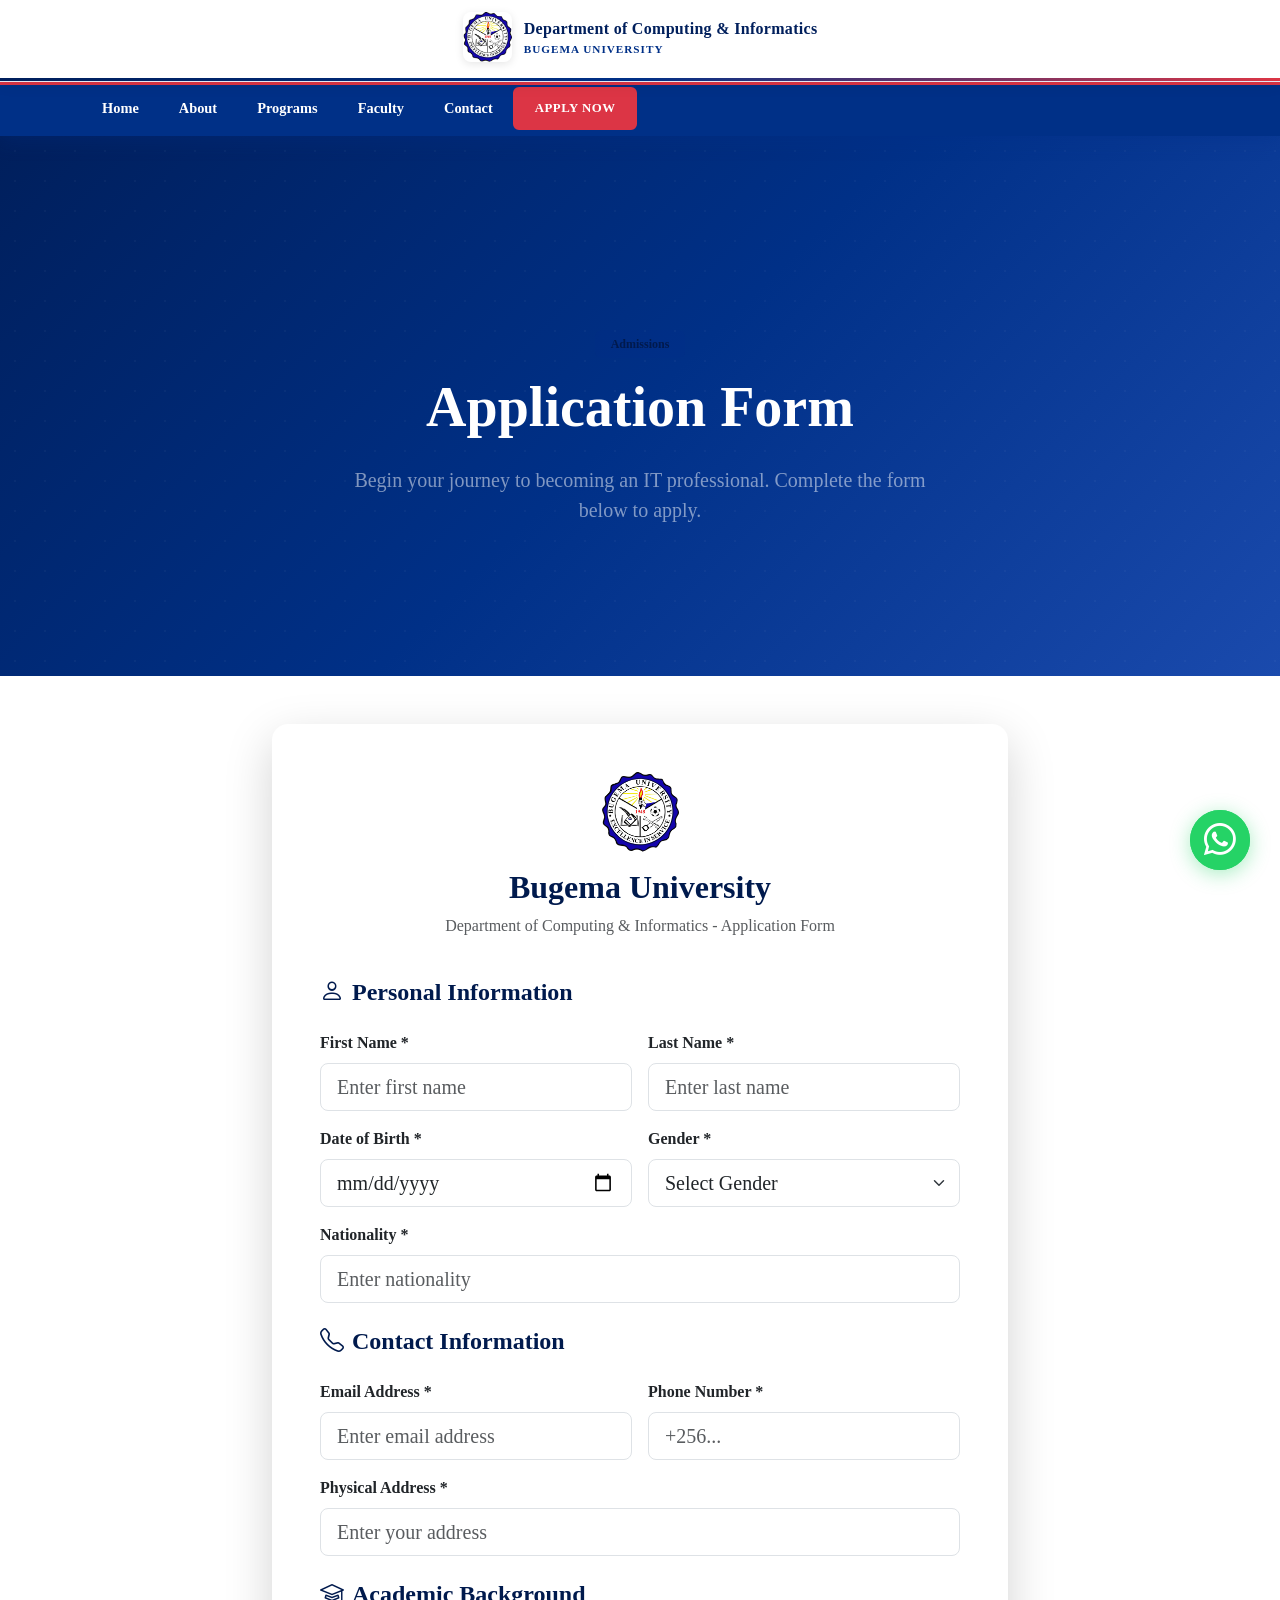
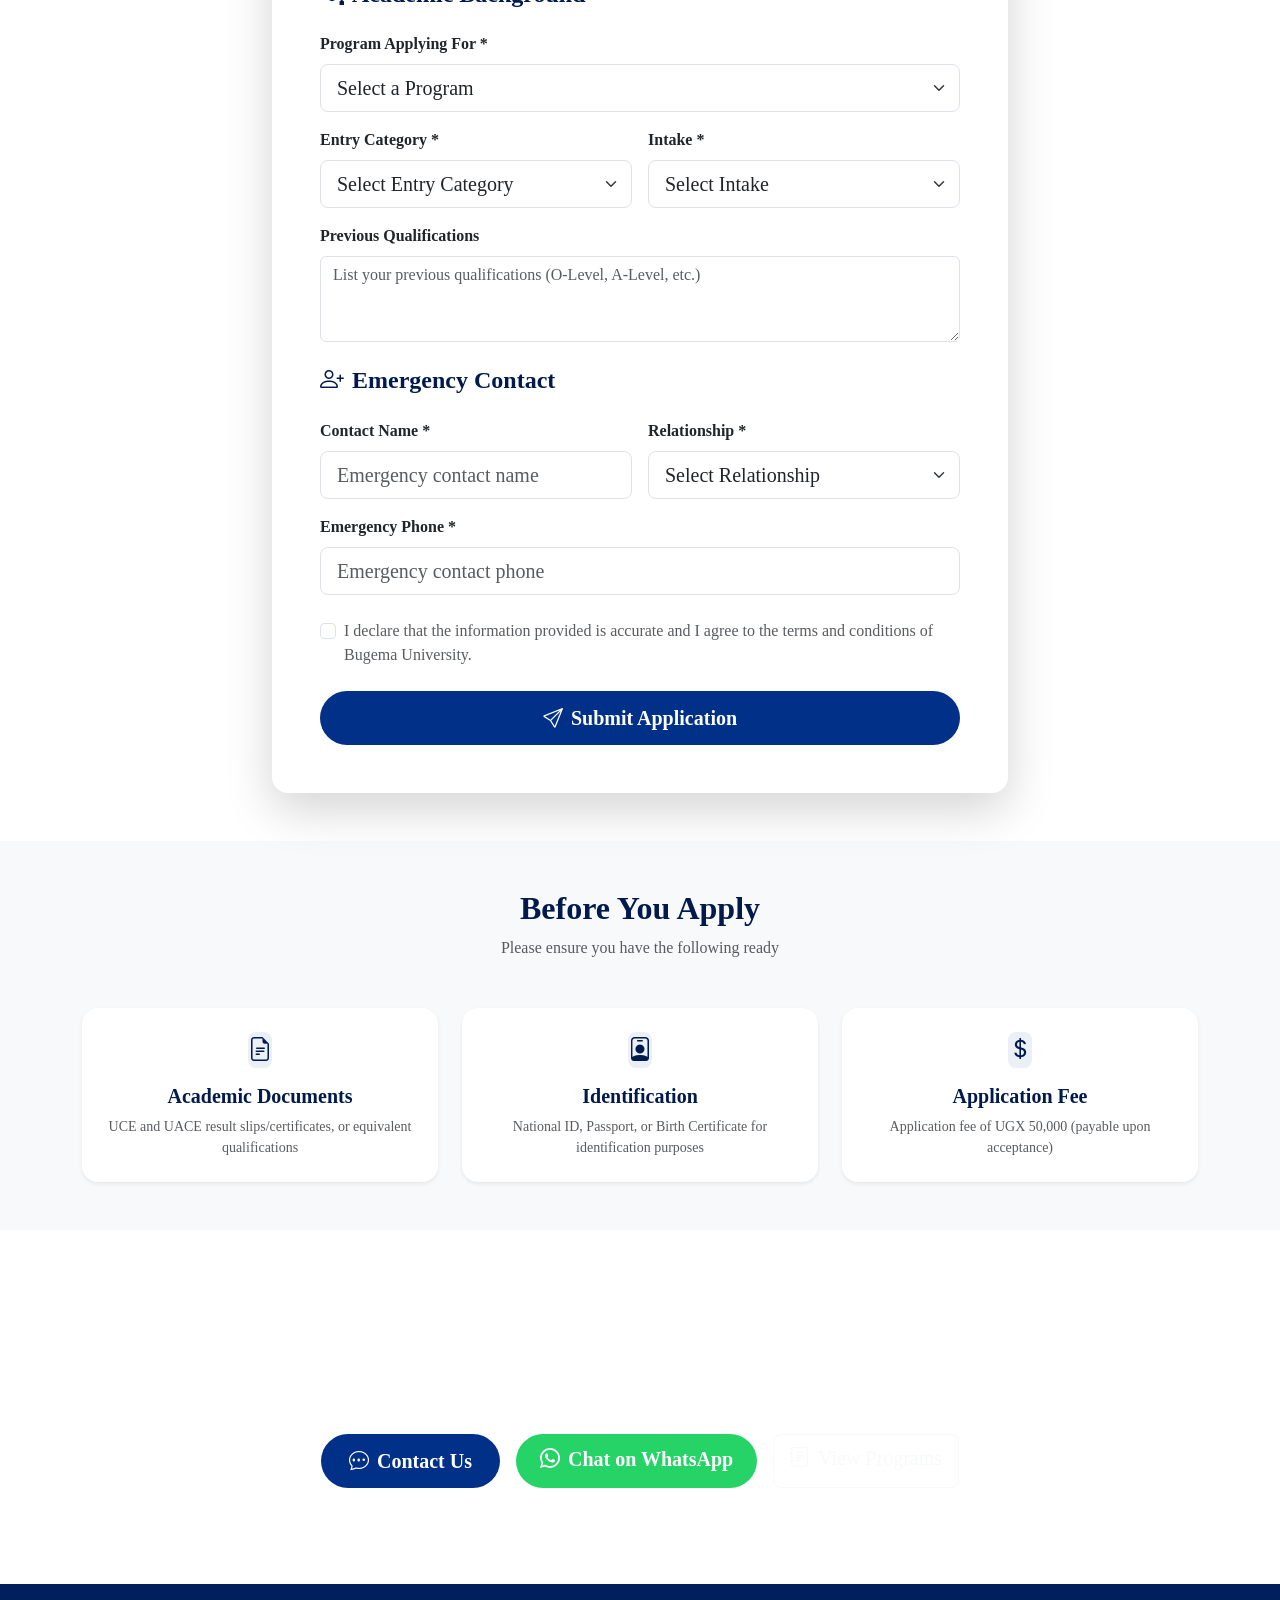
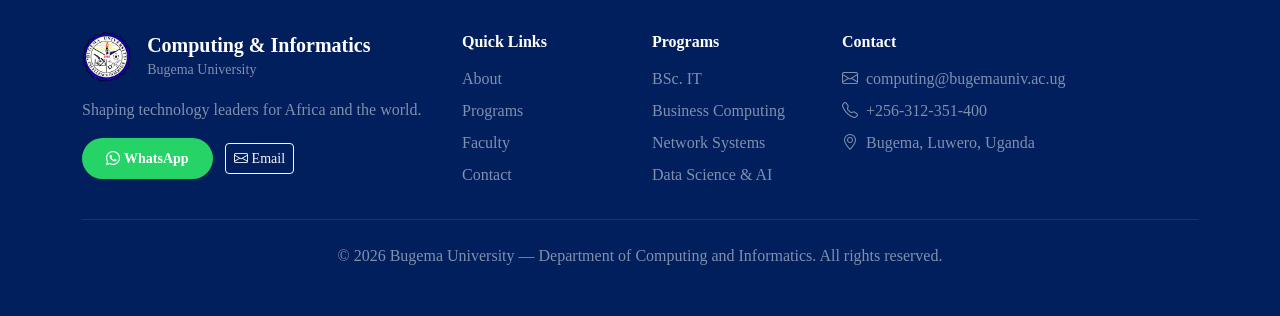
<file: application.html>
<!DOCTYPE html>
<html lang="en">
<head>
    <meta charset="UTF-8">
    <meta name="viewport" content="width=device-width, initial-scale=1.0">
    <title>Application Form | Bugema University</title>
    <meta name="description" content="Apply to Bugema University - Department of Computing & Informatics. Complete your application online.">
    <link rel="icon" href="images/Bugema_logo.png">
    <link href="https://cdn.jsdelivr.net/npm/bootstrap@5.3.2/dist/css/bootstrap.min.css" rel="stylesheet">
    <link rel="stylesheet" href="https://cdn.jsdelivr.net/npm/bootstrap-icons@1.11.1/font/bootstrap-icons.css">
    <link rel="stylesheet" href="css/style.css">
</head>
<body>
    <!-- Top Bar with Logo -->
    <div class="top-bar">
        <div class="container">
            <a class="top-bar-brand" href="index.html">
                <img src="images/Bugema_logo.png" alt="Bugema University Logo">
                <div class="brand-text">
                    <span class="brand-title">Department of Computing & Informatics</span>
                    <span class="brand-subtitle">Bugema University</span>
                </div>
            </a>
        </div>
    </div>

    <!-- Main Navigation -->
    <nav class="main-navbar">
        <div class="container">
            <button class="navbar-toggler border-0" type="button" data-bs-toggle="collapse" data-bs-target="#navbarNav">
                <span class="navbar-toggler-icon"></span>
            </button>
            <div class="navbar-collapse" id="navbarNav">
                <ul class="navbar-nav align-items-lg-center">
                    <li class="nav-item"><a class="nav-link" href="index.html">Home</a></li>
                    <li class="nav-item"><a class="nav-link" href="about.html">About</a></li>
                    <li class="nav-item"><a class="nav-link" href="programs.html">Programs</a></li>
                    <li class="nav-item"><a class="nav-link" href="faculty.html">Faculty</a></li>
                    <li class="nav-item"><a class="nav-link" href="contact.html">Contact</a></li>
                    <li class="nav-item navbar-btn">
                        <a class="btn btn-bugema" href="application.html">Apply Now</a>
                    </li>
                </ul>
            </div>
        </div>
    </nav>

    <!-- Page Hero -->
    <section class="page-hero-section hero-section">
        <div class="hero-overlay"></div>
        <div class="container hero-content text-center">
            <span class="badge bg-bugema-subtle text-bugema mb-3 px-3 py-2">Admissions</span>
            <h1 class="display-4 fw-bold text-white mb-4">Application Form</h1>
            <p class="lead text-white-50 mx-auto" style="max-width: 600px;">
                Begin your journey to becoming an IT professional. Complete the form below to apply.
            </p>
        </div>
    </section>

    <!-- Application Form -->
    <section class="py-5">
        <div class="container">
            <div class="row justify-content-center">
                <div class="col-lg-8">
                    <div class="card border-0 shadow-lg rounded-4 p-4 p-md-5">
                        <div class="text-center mb-4">
                            <img src="images/Bugema_logo.png" alt="Bugema University" height="80" class="mb-3 rounded-3">
                            <h2 class="fw-bold text-bugema">Bugema University</h2>
                            <p class="text-muted">Department of Computing & Informatics - Application Form</p>
                        </div>
                        
                        <form id="applicationForm">
                            <!-- Personal Information -->
                            <h4 class="fw-bold text-bugema mb-4"><i class="bi bi-person me-2 text-bugema"></i>Personal Information</h4>
                            <div class="row g-3 mb-4">
                                <div class="col-md-6">
                                    <label class="form-label fw-semibold">First Name *</label>
                                    <input type="text" class="form-control form-control-lg" placeholder="Enter first name" required>
                                </div>
                                <div class="col-md-6">
                                    <label class="form-label fw-semibold">Last Name *</label>
                                    <input type="text" class="form-control form-control-lg" placeholder="Enter last name" required>
                                </div>
                                <div class="col-md-6">
                                    <label class="form-label fw-semibold">Date of Birth *</label>
                                    <input type="date" class="form-control form-control-lg" required>
                                </div>
                                <div class="col-md-6">
                                    <label class="form-label fw-semibold">Gender *</label>
                                    <select class="form-select form-select-lg" required>
                                        <option value="">Select Gender</option>
                                        <option>Male</option>
                                        <option>Female</option>
                                    </select>
                                </div>
                                <div class="col-12">
                                    <label class="form-label fw-semibold">Nationality *</label>
                                    <input type="text" class="form-control form-control-lg" placeholder="Enter nationality" required>
                                </div>
                            </div>

                            <!-- Contact Information -->
                            <h4 class="fw-bold text-bugema mb-4"><i class="bi bi-telephone me-2 text-bugema"></i>Contact Information</h4>
                            <div class="row g-3 mb-4">
                                <div class="col-md-6">
                                    <label class="form-label fw-semibold">Email Address *</label>
                                    <input type="email" class="form-control form-control-lg" placeholder="Enter email address" required>
                                </div>
                                <div class="col-md-6">
                                    <label class="form-label fw-semibold">Phone Number *</label>
                                    <input type="tel" class="form-control form-control-lg" placeholder="+256..." required>
                                </div>
                                <div class="col-12">
                                    <label class="form-label fw-semibold">Physical Address *</label>
                                    <input type="text" class="form-control form-control-lg" placeholder="Enter your address" required>
                                </div>
                            </div>

                            <!-- Academic Background -->
                            <h4 class="fw-bold text-bugema mb-4"><i class="bi bi-mortarboard me-2 text-bugema"></i>Academic Background</h4>
                            <div class="row g-3 mb-4">
                                <div class="col-12">
                                    <label class="form-label fw-semibold">Program Applying For *</label>
                                    <select class="form-select form-select-lg" required>
                                        <option value="">Select a Program</option>
                                        <optgroup label="Bachelor's Degrees">
                                            <option>Bachelor of Information Technology</option>
                                            <option>Bachelor of Business Computing</option>
                                            <option>BSc. Network Systems Administration</option>
                                            <option>BSc. Applied Data Science & Artificial Intelligence</option>
                                            <option>Bachelor of Library and Information Science</option>
                                        </optgroup>
                                        <optgroup label="Diploma & Certificate">
                                            <option>Diploma in Computer Engineering</option>
                                            <option>Certificate in Information Technology (UBTEB)</option>
                                        </optgroup>
                                    </select>
                                </div>
                                <div class="col-md-6">
                                    <label class="form-label fw-semibold">Entry Category *</label>
                                    <select class="form-select form-select-lg" required>
                                        <option value="">Select Entry Category</option>
                                        <option>Direct Entry (A-Level)</option>
                                        <option>Diploma Holder</option>
                                        <option>Mature Age Entry</option>
                                    </select>
                                </div>
                                <div class="col-md-6">
                                    <label class="form-label fw-semibold">Intake *</label>
                                    <select class="form-select form-select-lg" required>
                                        <option value="">Select Intake</option>
                                        <option>January 2026</option>
                                        <option>August 2026</option>
                                    </select>
                                </div>
                                <div class="col-12">
                                    <label class="form-label fw-semibold">Previous Qualifications</label>
                                    <textarea class="form-control" rows="3" placeholder="List your previous qualifications (O-Level, A-Level, etc.)"></textarea>
                                </div>
                            </div>

                            <!-- Emergency Contact -->
                            <h4 class="fw-bold text-bugema mb-4"><i class="bi bi-person-plus me-2 text-bugema"></i>Emergency Contact</h4>
                            <div class="row g-3 mb-4">
                                <div class="col-md-6">
                                    <label class="form-label fw-semibold">Contact Name *</label>
                                    <input type="text" class="form-control form-control-lg" placeholder="Emergency contact name" required>
                                </div>
                                <div class="col-md-6">
                                    <label class="form-label fw-semibold">Relationship *</label>
                                    <select class="form-select form-select-lg" required>
                                        <option value="">Select Relationship</option>
                                        <option>Parent</option>
                                        <option>Guardian</option>
                                        <option>Spouse</option>
                                        <option>Sibling</option>
                                        <option>Other</option>
                                    </select>
                                </div>
                                <div class="col-12">
                                    <label class="form-label fw-semibold">Emergency Phone *</label>
                                    <input type="tel" class="form-control form-control-lg" placeholder="Emergency contact phone" required>
                                </div>
                            </div>

                            <!-- Declaration -->
                            <div class="form-check mb-4">
                                <input class="form-check-input" type="checkbox" id="declaration" required>
                                <label class="form-check-label text-muted" for="declaration">
                                    I declare that the information provided is accurate and I agree to the terms and conditions of Bugema University.
                                </label>
                            </div>

                            <button type="submit" class="btn btn-bugema btn-lg w-100">
                                <i class="bi bi-send me-2"></i>Submit Application
                            </button>
                        </form>
                    </div>
                </div>
            </div>
        </div>
    </section>

    <!-- Requirements -->
    <section class="py-5 bg-light">
        <div class="container">
            <div class="text-center mb-5">
                <h2 class="fw-bold text-bugema">Before You Apply</h2>
                <p class="text-muted">Please ensure you have the following ready</p>
            </div>
            <div class="row g-4">
                <div class="col-md-4">
                    <div class="card h-100 border-0 shadow-sm rounded-4 p-4 text-center">
                        <div class="icon-box bg-bugema-subtle text-bugema rounded-3 mx-auto mb-3">
                            <i class="bi bi-file-earmark-text fs-4"></i>
                        </div>
                        <h5 class="fw-bold text-bugema mb-2">Academic Documents</h5>
                        <p class="text-muted small mb-0">UCE and UACE result slips/certificates, or equivalent qualifications</p>
                    </div>
                </div>
                <div class="col-md-4">
                    <div class="card h-100 border-0 shadow-sm rounded-4 p-4 text-center">
                        <div class="icon-box bg-bugema-subtle text-bugema rounded-3 mx-auto mb-3">
                            <i class="bi bi-person-badge fs-4"></i>
                        </div>
                        <h5 class="fw-bold text-bugema mb-2">Identification</h5>
                        <p class="text-muted small mb-0">National ID, Passport, or Birth Certificate for identification purposes</p>
                    </div>
                </div>
                <div class="col-md-4">
                    <div class="card h-100 border-0 shadow-sm rounded-4 p-4 text-center">
                        <div class="icon-box bg-bugema-subtle text-bugema rounded-3 mx-auto mb-3">
                            <i class="bi bi-currency-dollar fs-4"></i>
                        </div>
                        <h5 class="fw-bold text-bugema mb-2">Application Fee</h5>
                        <p class="text-muted small mb-0">Application fee of UGX 50,000 (payable upon acceptance)</p>
                    </div>
                </div>
            </div>
        </div>
    </section>

    <!-- CTA Section -->
    <section class="cta-section py-5 text-white">
        <div class="container text-center py-5">
            <h2 class="fw-bold mb-3">Need Help?</h2>
            <p class="lead mb-4 opacity-75">Our admissions team is ready to assist you with your application.</p>
            <div class="d-flex gap-3 justify-content-center flex-wrap">
                <a href="contact.html" class="btn btn-bugema btn-lg"><i class="bi bi-chat-dots me-2"></i>Contact Us</a>
                <a href="https://wa.me/256779793746" target="_blank" class="btn btn-whatsapp btn-lg"><i class="bi bi-whatsapp me-2"></i>Chat on WhatsApp</a>
                <a href="programs.html" class="btn btn-outline-light btn-lg"><i class="bi bi-journal-text me-2"></i>View Programs</a>
            </div>
        </div>
    </section>

    <!-- Footer -->
    <footer class="footer py-5">
        <div class="container">
            <div class="row g-4">
                <div class="col-lg-4">
                    <div class="d-flex align-items-center mb-3">
                        <img src="images/Bugema_logo.png" alt="Logo" height="50" class="me-3 rounded-3">
                        <div>
                            <h5 class="text-white fw-bold mb-0">Computing & Informatics</h5>
                            <small class="text-white-50">Bugema University</small>
                        </div>
                    </div>
                    <p class="text-white-50">Shaping technology leaders for Africa and the world.</p>
                    <div class="mt-3">
                        <a href="https://wa.me/256779793746" target="_blank" class="btn btn-whatsapp btn-sm me-2">
                            <i class="bi bi-whatsapp me-1"></i>WhatsApp
                        </a>
                        <a href="mailto:computing@bugemauniv.ac.ug" class="btn btn-outline-light btn-sm">
                            <i class="bi bi-envelope me-1"></i>Email
                        </a>
                    </div>
                </div>
                <div class="col-6 col-lg-2">
                    <h6 class="text-white fw-bold mb-3">Quick Links</h6>
                    <ul class="list-unstyled mb-0">
                        <li class="mb-2"><a href="about.html" class="text-white-50 text-decoration-none">About</a></li>
                        <li class="mb-2"><a href="programs.html" class="text-white-50 text-decoration-none">Programs</a></li>
                        <li class="mb-2"><a href="faculty.html" class="text-white-50 text-decoration-none">Faculty</a></li>
                        <li class="mb-2"><a href="contact.html" class="text-white-50 text-decoration-none">Contact</a></li>
                    </ul>
                </div>
                <div class="col-6 col-lg-2">
                    <h6 class="text-white fw-bold mb-3">Programs</h6>
                    <ul class="list-unstyled mb-0">
                        <li class="mb-2"><a href="bachelor-it.html" class="text-white-50 text-decoration-none">BSc. IT</a></li>
                        <li class="mb-2"><a href="business-computing.html" class="text-white-50 text-decoration-none">Business Computing</a></li>
                        <li class="mb-2"><a href="network-systems.html" class="text-white-50 text-decoration-none">Network Systems</a></li>
                        <li class="mb-2"><a href="data-science-ai.html" class="text-white-50 text-decoration-none">Data Science & AI</a></li>
                    </ul>
                </div>
                <div class="col-lg-4">
                    <h6 class="text-white fw-bold mb-3">Contact</h6>
                    <ul class="list-unstyled text-white-50 mb-0">
                        <li class="mb-2"><a href="mailto:computing@bugemauniv.ac.ug" class="text-white-50 text-decoration-none"><i class="bi bi-envelope me-2"></i>computing@bugemauniv.ac.ug</a></li>
                        <li class="mb-2"><a href="tel:+256312351400" class="text-white-50 text-decoration-none"><i class="bi bi-telephone me-2"></i>+256-312-351-400</a></li>
                        <li class="mb-2"><i class="bi bi-geo-alt me-2"></i>Bugema, Luwero, Uganda</li>
                    </ul>
                </div>
            </div>
            <hr class="my-4 border-secondary">
            <p class="text-center text-white-50 mb-0">&copy; 2026 Bugema University — Department of Computing and Informatics. All rights reserved.</p>
        </div>
    </footer>

    <script src="https://cdn.jsdelivr.net/npm/bootstrap@5.3.2/dist/js/bootstrap.bundle.min.js"></script>
    <script src="js/main.js"></script>

    <!-- Floating WhatsApp Button -->
    <a href="https://wa.me/256779793746" target="_blank" class="whatsapp-float" aria-label="Chat on WhatsApp">
        <i class="bi bi-whatsapp"></i>
    </a>
</body>
</html>
</file>
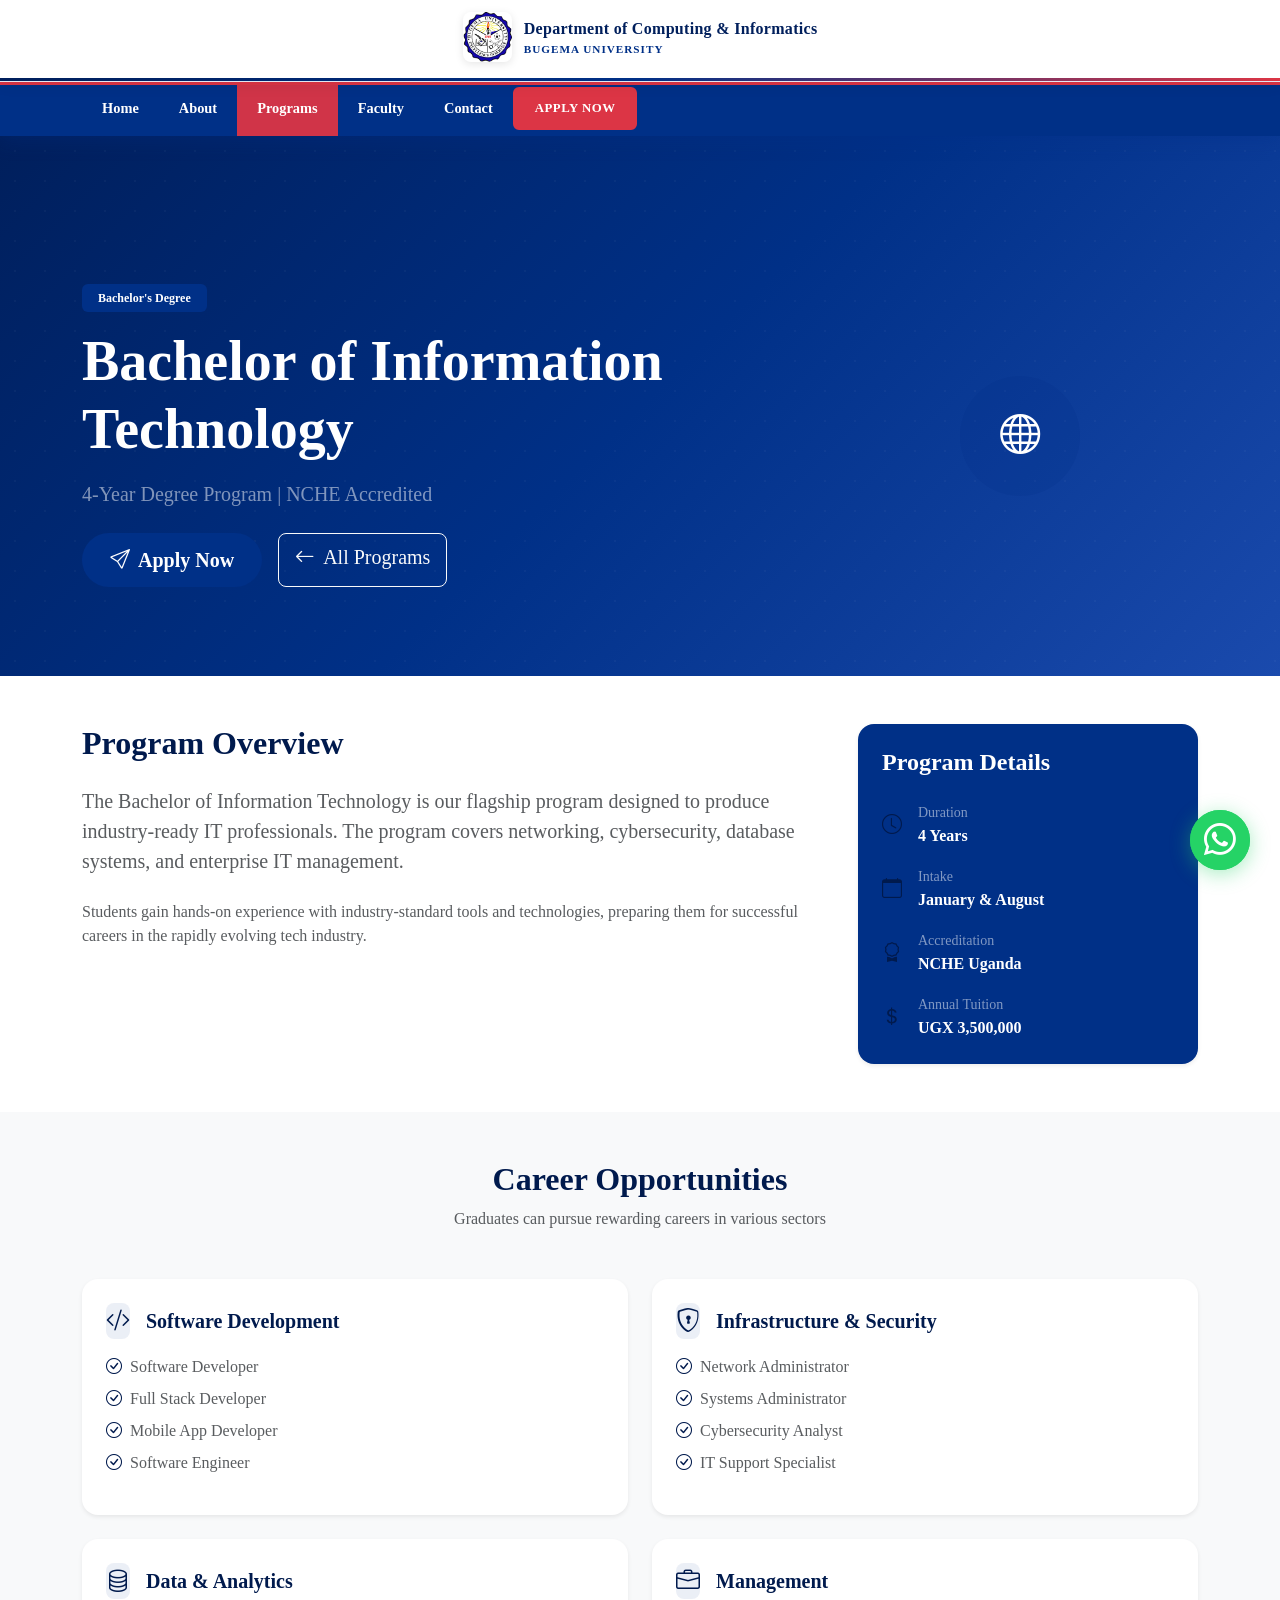
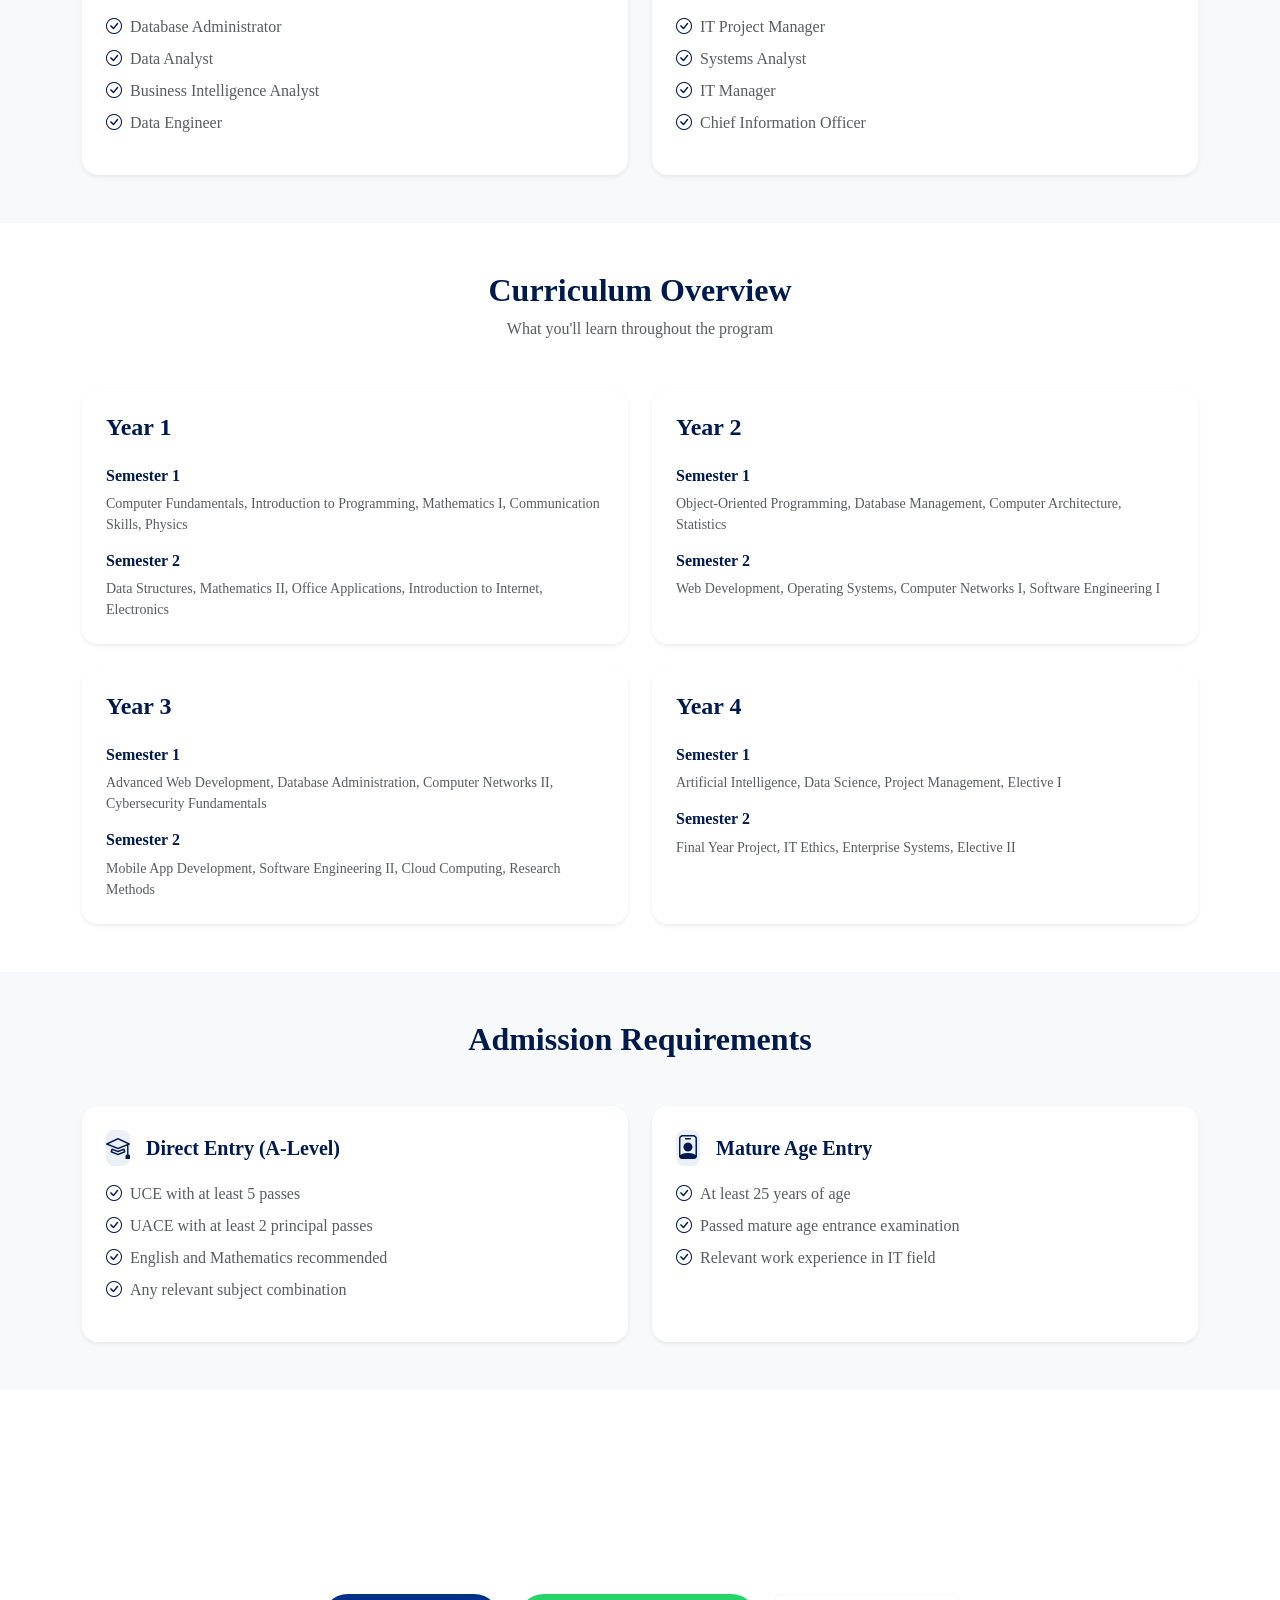
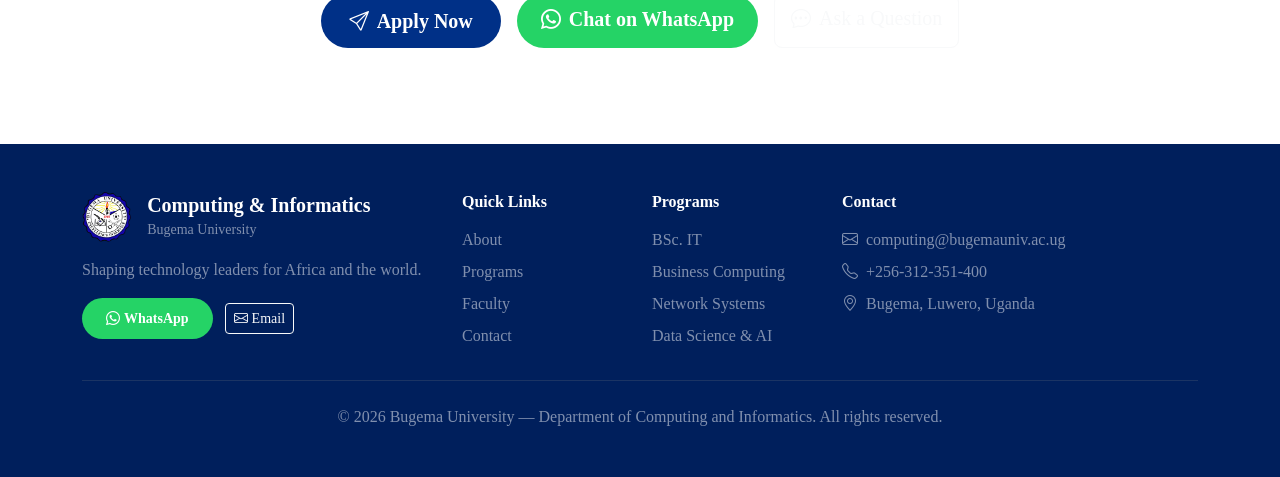
<file: bachelor-it.html>
<!DOCTYPE html>
<html lang="en">
<head>
    <meta charset="UTF-8">
    <meta name="viewport" content="width=device-width, initial-scale=1.0">
    <title>Bachelor of Information Technology | Bugema University</title>
    <meta name="description" content="Learn about the Bachelor of Information Technology program at Bugema University. Career opportunities, subjects, and admission requirements.">
    <link rel="icon" href="images/Bugema_logo.png">
    <link href="https://cdn.jsdelivr.net/npm/bootstrap@5.3.2/dist/css/bootstrap.min.css" rel="stylesheet">
    <link rel="stylesheet" href="https://cdn.jsdelivr.net/npm/bootstrap-icons@1.11.1/font/bootstrap-icons.css">
    <link rel="stylesheet" href="css/style.css">
</head>
<body>
        <!-- Top Bar with Logo -->
    <div class="top-bar">
        <div class="container">
            <a class="top-bar-brand" href="index.html">
                <img src="images/Bugema_logo.png" alt="Bugema University Logo">
                <div class="brand-text">
                    <span class="brand-title">Department of Computing & Informatics</span>
                    <span class="brand-subtitle">Bugema University</span>
                </div>
            </a>
        </div>
    </div>

    <!-- Main Navigation -->
    <nav class="main-navbar">
        <div class="container">
            <button class="navbar-toggler border-0" type="button" data-bs-toggle="collapse" data-bs-target="#navbarNav">
                <span class="navbar-toggler-icon"></span>
            </button>
            <div class="navbar-collapse" id="navbarNav">
                <ul class="navbar-nav align-items-lg-center">
                    <li class="nav-item"><a class="nav-link" href="index.html">Home</a></li>
                    <li class="nav-item"><a class="nav-link" href="about.html">About</a></li>
                    <li class="nav-item"><a class="nav-link active" href="programs.html">Programs</a></li>
                    <li class="nav-item"><a class="nav-link" href="faculty.html">Faculty</a></li>
                    <li class="nav-item"><a class="nav-link" href="contact.html">Contact</a></li>
                    <li class="nav-item navbar-btn">
                        <a class="btn btn-bugema" href="application.html">Apply Now</a>
                    </li>
                </ul>
            </div>
        </div>
    </nav>

    <!-- Page Hero -->
    <section class="page-hero-section hero-section">
        <div class="hero-overlay"></div>
        <div class="container hero-content">
            <div class="row align-items-center">
                <div class="col-lg-8 text-center text-lg-start">
                    <span class="badge bg-bugema text-white mb-3 px-3 py-2">Bachelor's Degree</span>
                    <h1 class="display-4 fw-bold text-white mb-3">Bachelor of Information Technology</h1>
                    <p class="lead text-white-50 mb-4">4-Year Degree Program | NCHE Accredited</p>
                    <div class="d-flex gap-3 justify-content-center justify-content-lg-start flex-wrap">
                        <a href="application.html" class="btn btn-bugema btn-lg"><i class="bi bi-send me-2"></i>Apply Now</a>
                        <a href="programs.html" class="btn btn-outline-light btn-lg"><i class="bi bi-arrow-left me-2"></i>All Programs</a>
                    </div>
                </div>
                <div class="col-lg-4 d-none d-lg-block text-center">
                    <div class="icon-box mx-auto" style="width: 120px; height: 120px; background: rgba(0,48,135,0.2); border-radius: 50%; display: flex; align-items: center; justify-content: center;">
                        <i class="bi bi-globe text-white fs-1"></i>
                    </div>
                </div>
            </div>
        </div>
    </section>

    <!-- Overview -->
    <section class="py-5">
        <div class="container">
            <div class="row g-5">
                <div class="col-lg-8">
                    <h2 class="fw-bold text-bugema mb-4">Program Overview</h2>
                    <p class="text-muted lead mb-4">The Bachelor of Information Technology is our flagship program designed to produce industry-ready IT professionals. The program covers networking, cybersecurity, database systems, and enterprise IT management.</p>
                    <p class="text-muted">Students gain hands-on experience with industry-standard tools and technologies, preparing them for successful careers in the rapidly evolving tech industry.</p>
                </div>
                <div class="col-lg-4">
                    <div class="card border-0 shadow-sm rounded-4 p-4 bg-bugema text-white">
                        <h4 class="fw-bold mb-4">Program Details</h4>
                        <div class="d-flex align-items-center mb-3">
                            <i class="bi bi-clock fs-5 me-3 text-bugema"></i>
                            <div>
                                <small class="text-white-50">Duration</small>
                                <p class="mb-0 fw-semibold">4 Years</p>
                            </div>
                        </div>
                        <div class="d-flex align-items-center mb-3">
                            <i class="bi bi-calendar fs-5 me-3 text-bugema"></i>
                            <div>
                                <small class="text-white-50">Intake</small>
                                <p class="mb-0 fw-semibold">January & August</p>
                            </div>
                        </div>
                        <div class="d-flex align-items-center mb-3">
                            <i class="bi bi-award fs-5 me-3 text-bugema"></i>
                            <div>
                                <small class="text-white-50">Accreditation</small>
                                <p class="mb-0 fw-semibold">NCHE Uganda</p>
                            </div>
                        </div>
                        <div class="d-flex align-items-center">
                            <i class="bi bi-currency-dollar fs-5 me-3 text-bugema"></i>
                            <div>
                                <small class="text-white-50">Annual Tuition</small>
                                <p class="mb-0 fw-semibold">UGX 3,500,000</p>
                            </div>
                        </div>
                    </div>
                </div>
            </div>
        </div>
    </section>

    <!-- Career Paths -->
    <section class="py-5 bg-light">
        <div class="container">
            <div class="text-center mb-5">
                <h2 class="fw-bold text-bugema">Career Opportunities</h2>
                <p class="text-muted">Graduates can pursue rewarding careers in various sectors</p>
            </div>
            <div class="row g-4">
                <div class="col-md-6">
                    <div class="card h-100 border-0 shadow-sm rounded-4 p-4">
                        <div class="d-flex align-items-center mb-3">
                            <div class="icon-box bg-bugema-subtle text-bugema rounded-3 me-3">
                                <i class="bi bi-code-slash fs-4"></i>
                            </div>
                            <h4 class="h5 fw-bold text-bugema mb-0">Software Development</h4>
                        </div>
                        <ul class="list-unstyled text-muted">
                            <li class="mb-2"><i class="bi bi-check-circle text-bugema me-2"></i>Software Developer</li>
                            <li class="mb-2"><i class="bi bi-check-circle text-bugema me-2"></i>Full Stack Developer</li>
                            <li class="mb-2"><i class="bi bi-check-circle text-bugema me-2"></i>Mobile App Developer</li>
                            <li><i class="bi bi-check-circle text-bugema me-2"></i>Software Engineer</li>
                        </ul>
                    </div>
                </div>
                <div class="col-md-6">
                    <div class="card h-100 border-0 shadow-sm rounded-4 p-4">
                        <div class="d-flex align-items-center mb-3">
                            <div class="icon-box bg-bugema-subtle text-bugema rounded-3 me-3">
                                <i class="bi bi-shield-lock fs-4"></i>
                            </div>
                            <h4 class="h5 fw-bold text-bugema mb-0">Infrastructure & Security</h4>
                        </div>
                        <ul class="list-unstyled text-muted">
                            <li class="mb-2"><i class="bi bi-check-circle text-bugema me-2"></i>Network Administrator</li>
                            <li class="mb-2"><i class="bi bi-check-circle text-bugema me-2"></i>Systems Administrator</li>
                            <li class="mb-2"><i class="bi bi-check-circle text-bugema me-2"></i>Cybersecurity Analyst</li>
                            <li><i class="bi bi-check-circle text-bugema me-2"></i>IT Support Specialist</li>
                        </ul>
                    </div>
                </div>
                <div class="col-md-6">
                    <div class="card h-100 border-0 shadow-sm rounded-4 p-4">
                        <div class="d-flex align-items-center mb-3">
                            <div class="icon-box bg-bugema-subtle text-bugema rounded-3 me-3">
                                <i class="bi bi-database fs-4"></i>
                            </div>
                            <h4 class="h5 fw-bold text-bugema mb-0">Data & Analytics</h4>
                        </div>
                        <ul class="list-unstyled text-muted">
                            <li class="mb-2"><i class="bi bi-check-circle text-bugema me-2"></i>Database Administrator</li>
                            <li class="mb-2"><i class="bi bi-check-circle text-bugema me-2"></i>Data Analyst</li>
                            <li class="mb-2"><i class="bi bi-check-circle text-bugema me-2"></i>Business Intelligence Analyst</li>
                            <li><i class="bi bi-check-circle text-bugema me-2"></i>Data Engineer</li>
                        </ul>
                    </div>
                </div>
                <div class="col-md-6">
                    <div class="card h-100 border-0 shadow-sm rounded-4 p-4">
                        <div class="d-flex align-items-center mb-3">
                            <div class="icon-box bg-bugema-subtle text-bugema rounded-3 me-3">
                                <i class="bi bi-briefcase fs-4"></i>
                            </div>
                            <h4 class="h5 fw-bold text-bugema mb-0">Management</h4>
                        </div>
                        <ul class="list-unstyled text-muted">
                            <li class="mb-2"><i class="bi bi-check-circle text-bugema me-2"></i>IT Project Manager</li>
                            <li class="mb-2"><i class="bi bi-check-circle text-bugema me-2"></i>Systems Analyst</li>
                            <li class="mb-2"><i class="bi bi-check-circle text-bugema me-2"></i>IT Manager</li>
                            <li><i class="bi bi-check-circle text-bugema me-2"></i>Chief Information Officer</li>
                        </ul>
                    </div>
                </div>
            </div>
        </div>
    </section>

    <!-- Curriculum -->
    <section class="py-5">
        <div class="container">
            <div class="text-center mb-5">
                <h2 class="fw-bold text-bugema">Curriculum Overview</h2>
                <p class="text-muted">What you'll learn throughout the program</p>
            </div>
            <div class="row g-4">
                <div class="col-md-6">
                    <div class="card h-100 border-0 shadow-sm rounded-4 p-4">
                        <h4 class="fw-bold text-bugema mb-4">Year 1</h4>
                        <div class="mb-3">
                            <h6 class="fw-bold text-bugema">Semester 1</h6>
                            <p class="text-muted small mb-0">Computer Fundamentals, Introduction to Programming, Mathematics I, Communication Skills, Physics</p>
                        </div>
                        <div>
                            <h6 class="fw-bold text-bugema">Semester 2</h6>
                            <p class="text-muted small mb-0">Data Structures, Mathematics II, Office Applications, Introduction to Internet, Electronics</p>
                        </div>
                    </div>
                </div>
                <div class="col-md-6">
                    <div class="card h-100 border-0 shadow-sm rounded-4 p-4">
                        <h4 class="fw-bold text-bugema mb-4">Year 2</h4>
                        <div class="mb-3">
                            <h6 class="fw-bold text-bugema">Semester 1</h6>
                            <p class="text-muted small mb-0">Object-Oriented Programming, Database Management, Computer Architecture, Statistics</p>
                        </div>
                        <div>
                            <h6 class="fw-bold text-bugema">Semester 2</h6>
                            <p class="text-muted small mb-0">Web Development, Operating Systems, Computer Networks I, Software Engineering I</p>
                        </div>
                    </div>
                </div>
                <div class="col-md-6">
                    <div class="card h-100 border-0 shadow-sm rounded-4 p-4">
                        <h4 class="fw-bold text-bugema mb-4">Year 3</h4>
                        <div class="mb-3">
                            <h6 class="fw-bold text-bugema">Semester 1</h6>
                            <p class="text-muted small mb-0">Advanced Web Development, Database Administration, Computer Networks II, Cybersecurity Fundamentals</p>
                        </div>
                        <div>
                            <h6 class="fw-bold text-bugema">Semester 2</h6>
                            <p class="text-muted small mb-0">Mobile App Development, Software Engineering II, Cloud Computing, Research Methods</p>
                        </div>
                    </div>
                </div>
                <div class="col-md-6">
                    <div class="card h-100 border-0 shadow-sm rounded-4 p-4">
                        <h4 class="fw-bold text-bugema mb-4">Year 4</h4>
                        <div class="mb-3">
                            <h6 class="fw-bold text-bugema">Semester 1</h6>
                            <p class="text-muted small mb-0">Artificial Intelligence, Data Science, Project Management, Elective I</p>
                        </div>
                        <div>
                            <h6 class="fw-bold text-bugema">Semester 2</h6>
                            <p class="text-muted small mb-0">Final Year Project, IT Ethics, Enterprise Systems, Elective II</p>
                        </div>
                    </div>
                </div>
            </div>
        </div>
    </section>

    <!-- Requirements -->
    <section class="py-5 bg-light">
        <div class="container">
            <div class="text-center mb-5">
                <h2 class="fw-bold text-bugema">Admission Requirements</h2>
            </div>
            <div class="row g-4 justify-content-center">
                <div class="col-md-6">
                    <div class="card h-100 border-0 shadow-sm rounded-4 p-4">
                        <div class="d-flex align-items-center mb-3">
                            <div class="icon-box bg-bugema-subtle text-bugema rounded-3 me-3">
                                <i class="bi bi-mortarboard fs-4"></i>
                            </div>
                            <h4 class="h5 fw-bold text-bugema mb-0">Direct Entry (A-Level)</h4>
                        </div>
                        <ul class="list-unstyled text-muted">
                            <li class="mb-2"><i class="bi bi-check-circle text-bugema me-2"></i>UCE with at least 5 passes</li>
                            <li class="mb-2"><i class="bi bi-check-circle text-bugema me-2"></i>UACE with at least 2 principal passes</li>
                            <li class="mb-2"><i class="bi bi-check-circle text-bugema me-2"></i>English and Mathematics recommended</li>
                            <li><i class="bi bi-check-circle text-bugema me-2"></i>Any relevant subject combination</li>
                        </ul>
                    </div>
                </div>
                <div class="col-md-6">
                    <div class="card h-100 border-0 shadow-sm rounded-4 p-4">
                        <div class="d-flex align-items-center mb-3">
                            <div class="icon-box bg-bugema-subtle text-bugema rounded-3 me-3">
                                <i class="bi bi-person-badge fs-4"></i>
                            </div>
                            <h4 class="h5 fw-bold text-bugema mb-0">Mature Age Entry</h4>
                        </div>
                        <ul class="list-unstyled text-muted">
                            <li class="mb-2"><i class="bi bi-check-circle text-bugema me-2"></i>At least 25 years of age</li>
                            <li class="mb-2"><i class="bi bi-check-circle text-bugema me-2"></i>Passed mature age entrance examination</li>
                            <li><i class="bi bi-check-circle text-bugema me-2"></i>Relevant work experience in IT field</li>
                        </ul>
                    </div>
                </div>
            </div>
        </div>
    </section>

    <!-- CTA Section -->
    <section class="cta-section py-5 text-white">
        <div class="container text-center py-5">
            <h2 class="fw-bold mb-3">Ready to Start Your IT Journey?</h2>
            <p class="lead mb-4 opacity-75">Join Bugema University and become a skilled IT professional.</p>
            <div class="d-flex gap-3 justify-content-center flex-wrap">
                <a href="application.html" class="btn btn-bugema btn-lg"><i class="bi bi-send me-2"></i>Apply Now</a>
                <a href="https://wa.me/256779793746" target="_blank" class="btn btn-whatsapp btn-lg"><i class="bi bi-whatsapp me-2"></i>Chat on WhatsApp</a>
                <a href="contact.html" class="btn btn-outline-light btn-lg"><i class="bi bi-chat-dots me-2"></i>Ask a Question</a>
            </div>
        </div>
    </section>

    <!-- Footer -->
    <footer class="footer py-5">
        <div class="container">
            <div class="row g-4">
                <div class="col-lg-4">
                    <div class="d-flex align-items-center mb-3">
                        <img src="images/Bugema_logo.png" alt="Logo" height="50" class="me-3 rounded-3">
                        <div>
                            <h5 class="text-white fw-bold mb-0">Computing & Informatics</h5>
                            <small class="text-white-50">Bugema University</small>
                        </div>
                    </div>
                    <p class="text-white-50">Shaping technology leaders for Africa and the world.</p>
                    <div class="mt-3">
                        <a href="https://wa.me/256779793746" target="_blank" class="btn btn-whatsapp btn-sm me-2">
                            <i class="bi bi-whatsapp me-1"></i>WhatsApp
                        </a>
                        <a href="mailto:computing@bugemauniv.ac.ug" class="btn btn-outline-light btn-sm">
                            <i class="bi bi-envelope me-1"></i>Email
                        </a>
                    </div>
                </div>
                <div class="col-6 col-lg-2">
                    <h6 class="text-white fw-bold mb-3">Quick Links</h6>
                    <ul class="list-unstyled mb-0">
                        <li class="mb-2"><a href="about.html" class="text-white-50 text-decoration-none">About</a></li>
                        <li class="mb-2"><a href="programs.html" class="text-white-50 text-decoration-none">Programs</a></li>
                        <li class="mb-2"><a href="faculty.html" class="text-white-50 text-decoration-none">Faculty</a></li>
                        <li class="mb-2"><a href="contact.html" class="text-white-50 text-decoration-none">Contact</a></li>
                    </ul>
                </div>
                <div class="col-6 col-lg-2">
                    <h6 class="text-white fw-bold mb-3">Programs</h6>
                    <ul class="list-unstyled mb-0">
                        <li class="mb-2"><a href="bachelor-it.html" class="text-white-50 text-decoration-none">BSc. IT</a></li>
                        <li class="mb-2"><a href="business-computing.html" class="text-white-50 text-decoration-none">Business Computing</a></li>
                        <li class="mb-2"><a href="network-systems.html" class="text-white-50 text-decoration-none">Network Systems</a></li>
                        <li class="mb-2"><a href="data-science-ai.html" class="text-white-50 text-decoration-none">Data Science & AI</a></li>
                    </ul>
                </div>
                <div class="col-lg-4">
                    <h6 class="text-white fw-bold mb-3">Contact</h6>
                    <ul class="list-unstyled text-white-50 mb-0">
                        <li class="mb-2"><a href="mailto:computing@bugemauniv.ac.ug" class="text-white-50 text-decoration-none"><i class="bi bi-envelope me-2"></i>computing@bugemauniv.ac.ug</a></li>
                        <li class="mb-2"><a href="tel:+256312351400" class="text-white-50 text-decoration-none"><i class="bi bi-telephone me-2"></i>+256-312-351-400</a></li>
                        <li class="mb-2"><i class="bi bi-geo-alt me-2"></i>Bugema, Luwero, Uganda</li>
                    </ul>
                </div>
            </div>
            <hr class="my-4 border-secondary">
            <p class="text-center text-white-50 mb-0">&copy; 2026 Bugema University — Department of Computing and Informatics. All rights reserved.</p>
        </div>
    </footer>

    <script src="https://cdn.jsdelivr.net/npm/bootstrap@5.3.2/dist/js/bootstrap.bundle.min.js"></script>
    <script src="js/main.js"></script>

    <!-- Floating WhatsApp Button -->
    <a href="https://wa.me/256779793746" target="_blank" class="whatsapp-float" aria-label="Chat on WhatsApp">
        <i class="bi bi-whatsapp"></i>
    </a>
</body>
</html>
</file>
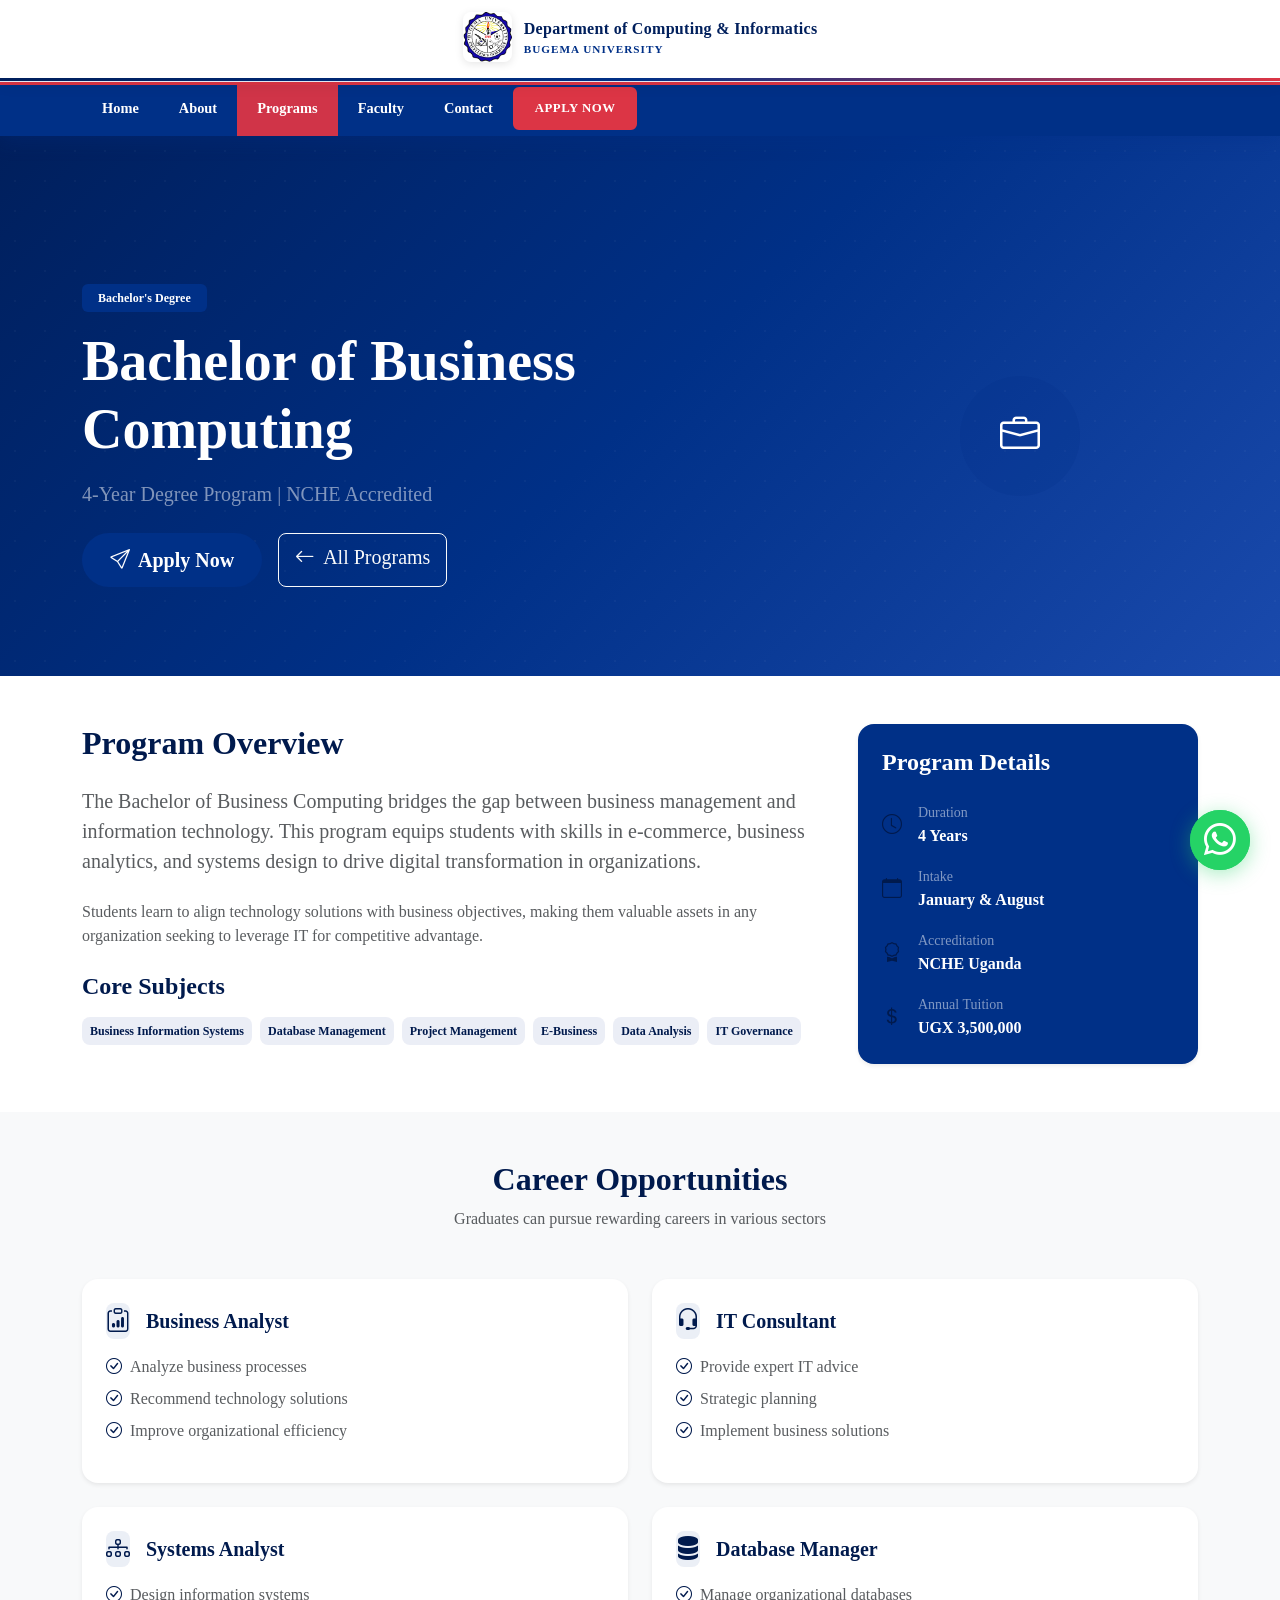
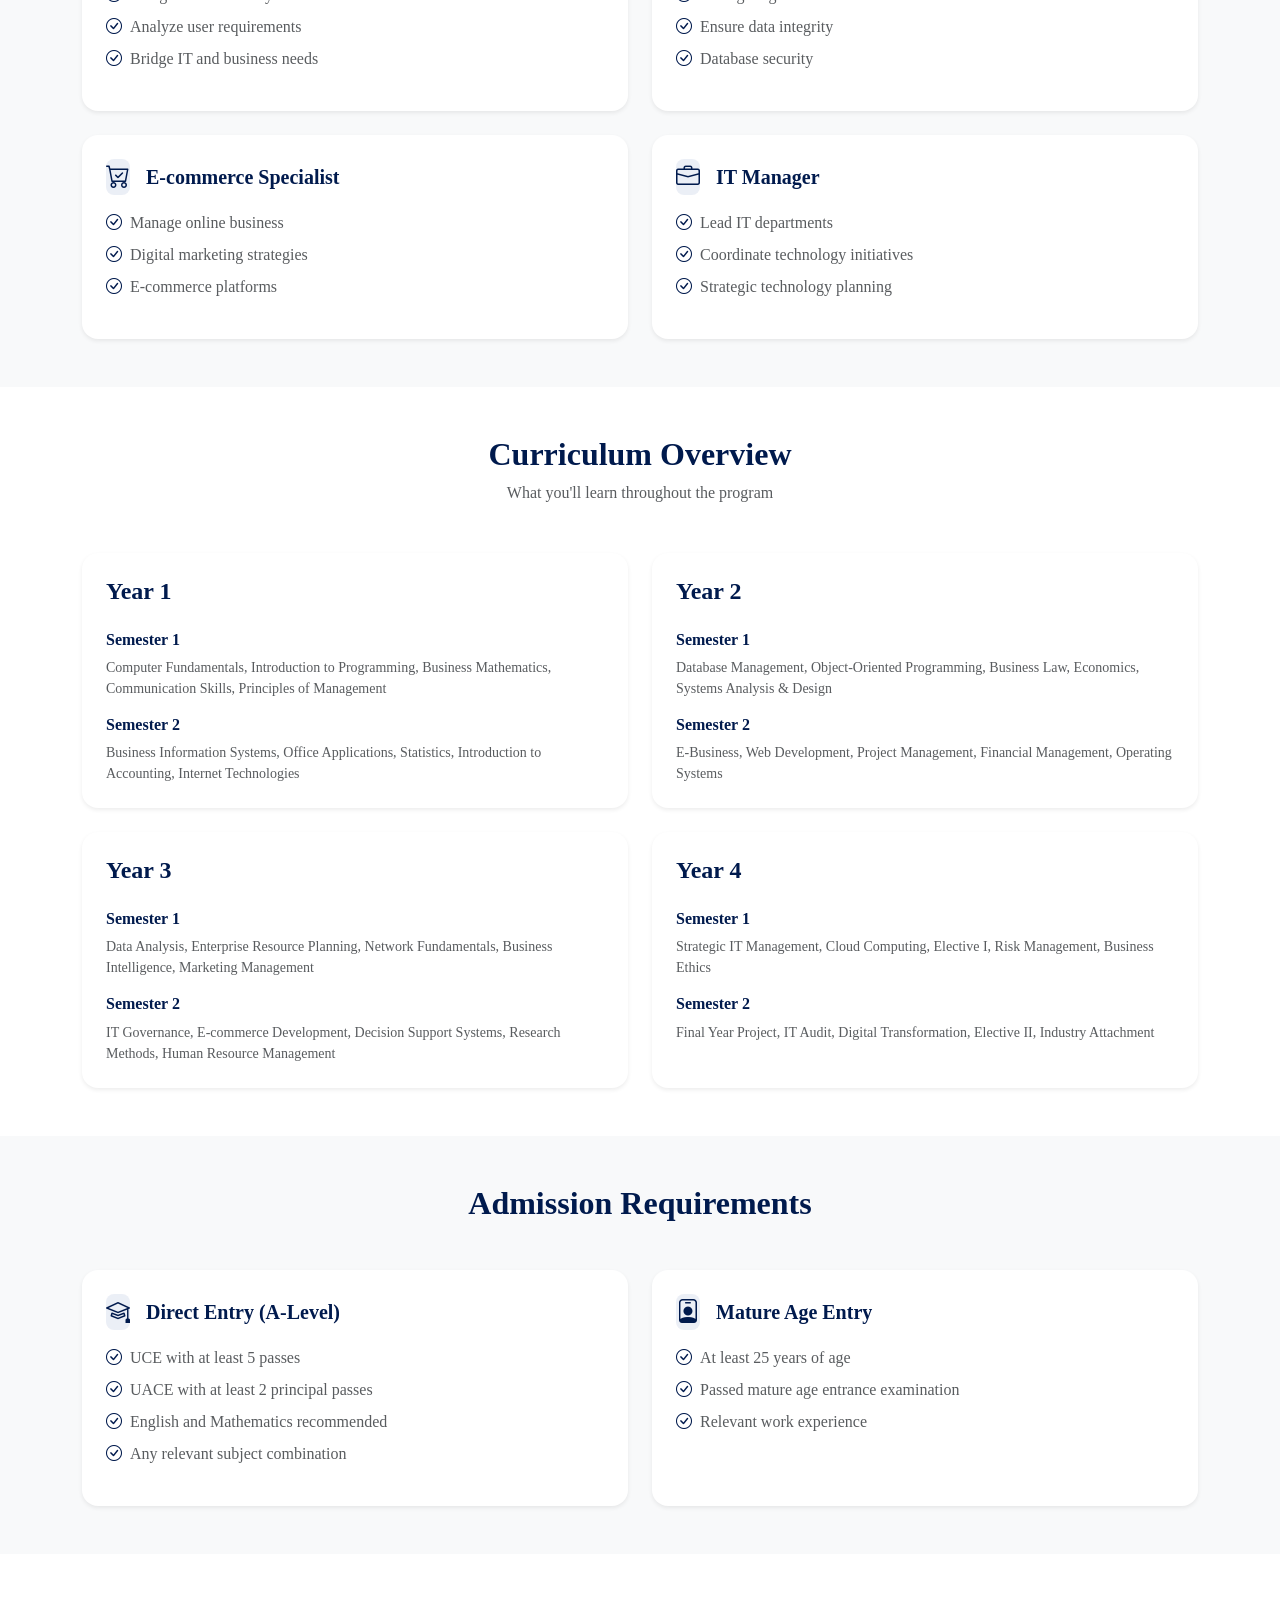
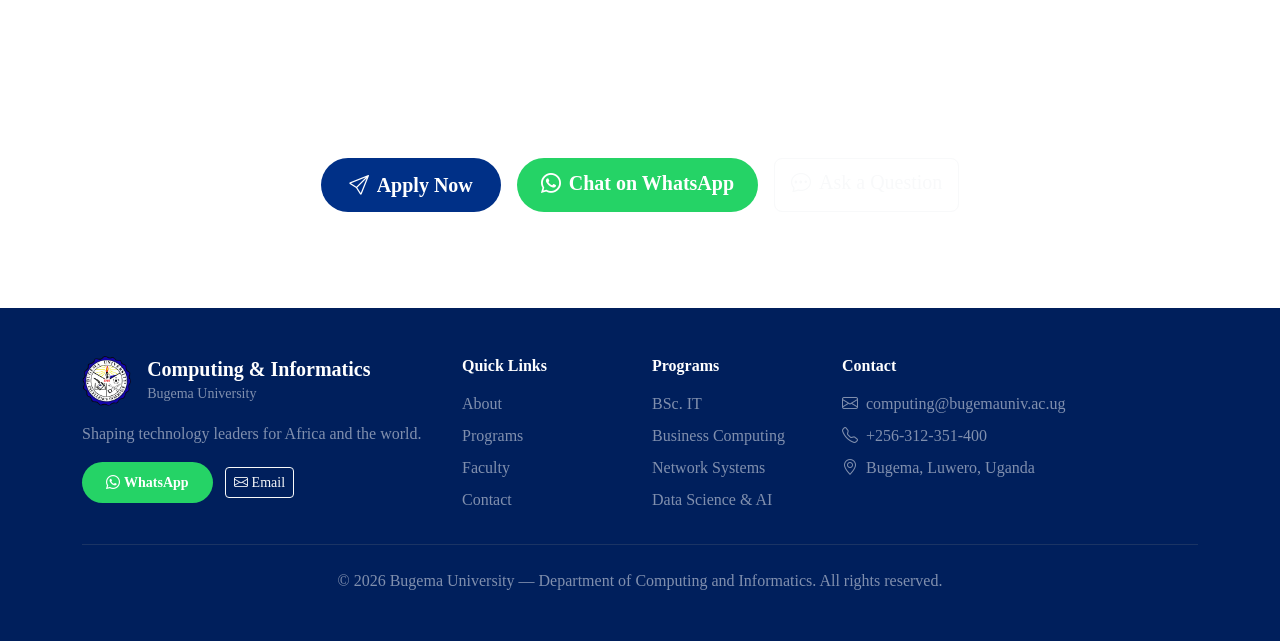
<file: business-computing.html>
<!DOCTYPE html>
<html lang="en">
<head>
    <meta charset="UTF-8">
    <meta name="viewport" content="width=device-width, initial-scale=1.0">
    <title>Bachelor of Business Computing | Bugema University</title>
    <meta name="description" content="Learn about the Bachelor of Business Computing program at Bugema University. Career opportunities, subjects, and admission requirements.">
    <link rel="icon" href="images/Bugema_logo.png">
    <link href="https://cdn.jsdelivr.net/npm/bootstrap@5.3.2/dist/css/bootstrap.min.css" rel="stylesheet">
    <link rel="stylesheet" href="https://cdn.jsdelivr.net/npm/bootstrap-icons@1.11.1/font/bootstrap-icons.css">
    <link rel="stylesheet" href="css/style.css">
</head>
<body>
        <!-- Top Bar with Logo -->
    <div class="top-bar">
        <div class="container">
            <a class="top-bar-brand" href="index.html">
                <img src="images/Bugema_logo.png" alt="Bugema University Logo">
                <div class="brand-text">
                    <span class="brand-title">Department of Computing & Informatics</span>
                    <span class="brand-subtitle">Bugema University</span>
                </div>
            </a>
        </div>
    </div>

    <!-- Main Navigation -->
    <nav class="main-navbar">
        <div class="container">
            <button class="navbar-toggler border-0" type="button" data-bs-toggle="collapse" data-bs-target="#navbarNav">
                <span class="navbar-toggler-icon"></span>
            </button>
            <div class="navbar-collapse" id="navbarNav">
                <ul class="navbar-nav align-items-lg-center">
                    <li class="nav-item"><a class="nav-link" href="index.html">Home</a></li>
                    <li class="nav-item"><a class="nav-link" href="about.html">About</a></li>
                    <li class="nav-item"><a class="nav-link active" href="programs.html">Programs</a></li>
                    <li class="nav-item"><a class="nav-link" href="faculty.html">Faculty</a></li>
                    <li class="nav-item"><a class="nav-link" href="contact.html">Contact</a></li>
                    <li class="nav-item navbar-btn">
                        <a class="btn btn-bugema" href="application.html">Apply Now</a>
                    </li>
                </ul>
            </div>
        </div>
    </nav>

    <!-- Page Hero -->
    <section class="page-hero-section hero-section">
        <div class="hero-overlay"></div>
        <div class="container hero-content">
            <div class="row align-items-center">
                <div class="col-lg-8 text-center text-lg-start">
                    <span class="badge bg-bugema text-white mb-3 px-3 py-2">Bachelor's Degree</span>
                    <h1 class="display-4 fw-bold text-white mb-3">Bachelor of Business Computing</h1>
                    <p class="lead text-white-50 mb-4">4-Year Degree Program | NCHE Accredited</p>
                    <div class="d-flex gap-3 justify-content-center justify-content-lg-start flex-wrap">
                        <a href="application.html" class="btn btn-bugema btn-lg"><i class="bi bi-send me-2"></i>Apply Now</a>
                        <a href="programs.html" class="btn btn-outline-light btn-lg"><i class="bi bi-arrow-left me-2"></i>All Programs</a>
                    </div>
                </div>
                <div class="col-lg-4 d-none d-lg-block text-center">
                    <div class="icon-box mx-auto" style="width: 120px; height: 120px; background: rgba(0,48,135,0.2); border-radius: 50%; display: flex; align-items: center; justify-content: center;">
                        <i class="bi bi-briefcase text-white fs-1"></i>
                    </div>
                </div>
            </div>
        </div>
    </section>

    <!-- Overview -->
    <section class="py-5">
        <div class="container">
            <div class="row g-5">
                <div class="col-lg-8">
                    <h2 class="fw-bold text-bugema mb-4">Program Overview</h2>
                    <p class="text-muted lead mb-4">The Bachelor of Business Computing bridges the gap between business management and information technology. This program equips students with skills in e-commerce, business analytics, and systems design to drive digital transformation in organizations.</p>
                    <p class="text-muted">Students learn to align technology solutions with business objectives, making them valuable assets in any organization seeking to leverage IT for competitive advantage.</p>
                    <h4 class="fw-bold text-bugema mt-4 mb-3">Core Subjects</h4>
                    <div class="d-flex flex-wrap gap-2">
                        <span class="badge bg-bugema-subtle text-bugema p-2 rounded-3">Business Information Systems</span>
                        <span class="badge bg-bugema-subtle text-bugema p-2 rounded-3">Database Management</span>
                        <span class="badge bg-bugema-subtle text-bugema p-2 rounded-3">Project Management</span>
                        <span class="badge bg-bugema-subtle text-bugema p-2 rounded-3">E-Business</span>
                        <span class="badge bg-bugema-subtle text-bugema p-2 rounded-3">Data Analysis</span>
                        <span class="badge bg-bugema-subtle text-bugema p-2 rounded-3">IT Governance</span>
                    </div>
                </div>
                <div class="col-lg-4">
                    <div class="card border-0 shadow-sm rounded-4 p-4 bg-bugema text-white">
                        <h4 class="fw-bold mb-4">Program Details</h4>
                        <div class="d-flex align-items-center mb-3">
                            <i class="bi bi-clock fs-5 me-3 text-bugema"></i>
                            <div>
                                <small class="text-white-50">Duration</small>
                                <p class="mb-0 fw-semibold">4 Years</p>
                            </div>
                        </div>
                        <div class="d-flex align-items-center mb-3">
                            <i class="bi bi-calendar fs-5 me-3 text-bugema"></i>
                            <div>
                                <small class="text-white-50">Intake</small>
                                <p class="mb-0 fw-semibold">January & August</p>
                            </div>
                        </div>
                        <div class="d-flex align-items-center mb-3">
                            <i class="bi bi-award fs-5 me-3 text-bugema"></i>
                            <div>
                                <small class="text-white-50">Accreditation</small>
                                <p class="mb-0 fw-semibold">NCHE Uganda</p>
                            </div>
                        </div>
                        <div class="d-flex align-items-center">
                            <i class="bi bi-currency-dollar fs-5 me-3 text-bugema"></i>
                            <div>
                                <small class="text-white-50">Annual Tuition</small>
                                <p class="mb-0 fw-semibold">UGX 3,500,000</p>
                            </div>
                        </div>
                    </div>
                </div>
            </div>
        </div>
    </section>

    <!-- Career Paths -->
    <section class="py-5 bg-light">
        <div class="container">
            <div class="text-center mb-5">
                <h2 class="fw-bold text-bugema">Career Opportunities</h2>
                <p class="text-muted">Graduates can pursue rewarding careers in various sectors</p>
            </div>
            <div class="row g-4">
                <div class="col-md-6">
                    <div class="card h-100 border-0 shadow-sm rounded-4 p-4">
                        <div class="d-flex align-items-center mb-3">
                            <div class="icon-box bg-bugema-subtle text-bugema rounded-3 me-3">
                                <i class="bi bi-clipboard-data fs-4"></i>
                            </div>
                            <h4 class="h5 fw-bold text-bugema mb-0">Business Analyst</h4>
                        </div>
                        <ul class="list-unstyled text-muted">
                            <li class="mb-2"><i class="bi bi-check-circle text-bugema me-2"></i>Analyze business processes</li>
                            <li class="mb-2"><i class="bi bi-check-circle text-bugema me-2"></i>Recommend technology solutions</li>
                            <li><i class="bi bi-check-circle text-bugema me-2"></i>Improve organizational efficiency</li>
                        </ul>
                    </div>
                </div>
                <div class="col-md-6">
                    <div class="card h-100 border-0 shadow-sm rounded-4 p-4">
                        <div class="d-flex align-items-center mb-3">
                            <div class="icon-box bg-bugema-subtle text-bugema rounded-3 me-3">
                                <i class="bi bi-headset fs-4"></i>
                            </div>
                            <h4 class="h5 fw-bold text-bugema mb-0">IT Consultant</h4>
                        </div>
                        <ul class="list-unstyled text-muted">
                            <li class="mb-2"><i class="bi bi-check-circle text-bugema me-2"></i>Provide expert IT advice</li>
                            <li class="mb-2"><i class="bi bi-check-circle text-bugema me-2"></i>Strategic planning</li>
                            <li><i class="bi bi-check-circle text-bugema me-2"></i>Implement business solutions</li>
                        </ul>
                    </div>
                </div>
                <div class="col-md-6">
                    <div class="card h-100 border-0 shadow-sm rounded-4 p-4">
                        <div class="d-flex align-items-center mb-3">
                            <div class="icon-box bg-bugema-subtle text-bugema rounded-3 me-3">
                                <i class="bi bi-diagram-3 fs-4"></i>
                            </div>
                            <h4 class="h5 fw-bold text-bugema mb-0">Systems Analyst</h4>
                        </div>
                        <ul class="list-unstyled text-muted">
                            <li class="mb-2"><i class="bi bi-check-circle text-bugema me-2"></i>Design information systems</li>
                            <li class="mb-2"><i class="bi bi-check-circle text-bugema me-2"></i>Analyze user requirements</li>
                            <li><i class="bi bi-check-circle text-bugema me-2"></i>Bridge IT and business needs</li>
                        </ul>
                    </div>
                </div>
                <div class="col-md-6">
                    <div class="card h-100 border-0 shadow-sm rounded-4 p-4">
                        <div class="d-flex align-items-center mb-3">
                            <div class="icon-box bg-bugema-subtle text-bugema rounded-3 me-3">
                                <i class="bi bi-server fs-4"></i>
                            </div>
                            <h4 class="h5 fw-bold text-bugema mb-0">Database Manager</h4>
                        </div>
                        <ul class="list-unstyled text-muted">
                            <li class="mb-2"><i class="bi bi-check-circle text-bugema me-2"></i>Manage organizational databases</li>
                            <li class="mb-2"><i class="bi bi-check-circle text-bugema me-2"></i>Ensure data integrity</li>
                            <li><i class="bi bi-check-circle text-bugema me-2"></i>Database security</li>
                        </ul>
                    </div>
                </div>
                <div class="col-md-6">
                    <div class="card h-100 border-0 shadow-sm rounded-4 p-4">
                        <div class="d-flex align-items-center mb-3">
                            <div class="icon-box bg-bugema-subtle text-bugema rounded-3 me-3">
                                <i class="bi bi-cart-check fs-4"></i>
                            </div>
                            <h4 class="h5 fw-bold text-bugema mb-0">E-commerce Specialist</h4>
                        </div>
                        <ul class="list-unstyled text-muted">
                            <li class="mb-2"><i class="bi bi-check-circle text-bugema me-2"></i>Manage online business</li>
                            <li class="mb-2"><i class="bi bi-check-circle text-bugema me-2"></i>Digital marketing strategies</li>
                            <li><i class="bi bi-check-circle text-bugema me-2"></i>E-commerce platforms</li>
                        </ul>
                    </div>
                </div>
                <div class="col-md-6">
                    <div class="card h-100 border-0 shadow-sm rounded-4 p-4">
                        <div class="d-flex align-items-center mb-3">
                            <div class="icon-box bg-bugema-subtle text-bugema rounded-3 me-3">
                                <i class="bi bi-briefcase fs-4"></i>
                            </div>
                            <h4 class="h5 fw-bold text-bugema mb-0">IT Manager</h4>
                        </div>
                        <ul class="list-unstyled text-muted">
                            <li class="mb-2"><i class="bi bi-check-circle text-bugema me-2"></i>Lead IT departments</li>
                            <li class="mb-2"><i class="bi bi-check-circle text-bugema me-2"></i>Coordinate technology initiatives</li>
                            <li><i class="bi bi-check-circle text-bugema me-2"></i>Strategic technology planning</li>
                        </ul>
                    </div>
                </div>
            </div>
        </div>
    </section>

    <!-- Curriculum -->
    <section class="py-5">
        <div class="container">
            <div class="text-center mb-5">
                <h2 class="fw-bold text-bugema">Curriculum Overview</h2>
                <p class="text-muted">What you'll learn throughout the program</p>
            </div>
            <div class="row g-4">
                <div class="col-md-6">
                    <div class="card h-100 border-0 shadow-sm rounded-4 p-4">
                        <h4 class="fw-bold text-bugema mb-4">Year 1</h4>
                        <div class="mb-3">
                            <h6 class="fw-bold text-bugema">Semester 1</h6>
                            <p class="text-muted small mb-0">Computer Fundamentals, Introduction to Programming, Business Mathematics, Communication Skills, Principles of Management</p>
                        </div>
                        <div>
                            <h6 class="fw-bold text-bugema">Semester 2</h6>
                            <p class="text-muted small mb-0">Business Information Systems, Office Applications, Statistics, Introduction to Accounting, Internet Technologies</p>
                        </div>
                    </div>
                </div>
                <div class="col-md-6">
                    <div class="card h-100 border-0 shadow-sm rounded-4 p-4">
                        <h4 class="fw-bold text-bugema mb-4">Year 2</h4>
                        <div class="mb-3">
                            <h6 class="fw-bold text-bugema">Semester 1</h6>
                            <p class="text-muted small mb-0">Database Management, Object-Oriented Programming, Business Law, Economics, Systems Analysis & Design</p>
                        </div>
                        <div>
                            <h6 class="fw-bold text-bugema">Semester 2</h6>
                            <p class="text-muted small mb-0">E-Business, Web Development, Project Management, Financial Management, Operating Systems</p>
                        </div>
                    </div>
                </div>
                <div class="col-md-6">
                    <div class="card h-100 border-0 shadow-sm rounded-4 p-4">
                        <h4 class="fw-bold text-bugema mb-4">Year 3</h4>
                        <div class="mb-3">
                            <h6 class="fw-bold text-bugema">Semester 1</h6>
                            <p class="text-muted small mb-0">Data Analysis, Enterprise Resource Planning, Network Fundamentals, Business Intelligence, Marketing Management</p>
                        </div>
                        <div>
                            <h6 class="fw-bold text-bugema">Semester 2</h6>
                            <p class="text-muted small mb-0">IT Governance, E-commerce Development, Decision Support Systems, Research Methods, Human Resource Management</p>
                        </div>
                    </div>
                </div>
                <div class="col-md-6">
                    <div class="card h-100 border-0 shadow-sm rounded-4 p-4">
                        <h4 class="fw-bold text-bugema mb-4">Year 4</h4>
                        <div class="mb-3">
                            <h6 class="fw-bold text-bugema">Semester 1</h6>
                            <p class="text-muted small mb-0">Strategic IT Management, Cloud Computing, Elective I, Risk Management, Business Ethics</p>
                        </div>
                        <div>
                            <h6 class="fw-bold text-bugema">Semester 2</h6>
                            <p class="text-muted small mb-0">Final Year Project, IT Audit, Digital Transformation, Elective II, Industry Attachment</p>
                        </div>
                    </div>
                </div>
            </div>
        </div>
    </section>

    <!-- Requirements -->
    <section class="py-5 bg-light">
        <div class="container">
            <div class="text-center mb-5">
                <h2 class="fw-bold text-bugema">Admission Requirements</h2>
            </div>
            <div class="row g-4 justify-content-center">
                <div class="col-md-6">
                    <div class="card h-100 border-0 shadow-sm rounded-4 p-4">
                        <div class="d-flex align-items-center mb-3">
                            <div class="icon-box bg-bugema-subtle text-bugema rounded-3 me-3">
                                <i class="bi bi-mortarboard fs-4"></i>
                            </div>
                            <h4 class="h5 fw-bold text-bugema mb-0">Direct Entry (A-Level)</h4>
                        </div>
                        <ul class="list-unstyled text-muted">
                            <li class="mb-2"><i class="bi bi-check-circle text-bugema me-2"></i>UCE with at least 5 passes</li>
                            <li class="mb-2"><i class="bi bi-check-circle text-bugema me-2"></i>UACE with at least 2 principal passes</li>
                            <li class="mb-2"><i class="bi bi-check-circle text-bugema me-2"></i>English and Mathematics recommended</li>
                            <li><i class="bi bi-check-circle text-bugema me-2"></i>Any relevant subject combination</li>
                        </ul>
                    </div>
                </div>
                <div class="col-md-6">
                    <div class="card h-100 border-0 shadow-sm rounded-4 p-4">
                        <div class="d-flex align-items-center mb-3">
                            <div class="icon-box bg-bugema-subtle text-bugema rounded-3 me-3">
                                <i class="bi bi-person-badge fs-4"></i>
                            </div>
                            <h4 class="h5 fw-bold text-bugema mb-0">Mature Age Entry</h4>
                        </div>
                        <ul class="list-unstyled text-muted">
                            <li class="mb-2"><i class="bi bi-check-circle text-bugema me-2"></i>At least 25 years of age</li>
                            <li class="mb-2"><i class="bi bi-check-circle text-bugema me-2"></i>Passed mature age entrance examination</li>
                            <li><i class="bi bi-check-circle text-bugema me-2"></i>Relevant work experience</li>
                        </ul>
                    </div>
                </div>
            </div>
        </div>
    </section>

    <!-- CTA Section -->
    <section class="cta-section py-5 text-white">
        <div class="container text-center py-5">
            <h2 class="fw-bold mb-3">Ready to Start Your IT Journey?</h2>
            <p class="lead mb-4 opacity-75">Join Bugema University and become a skilled IT professional.</p>
            <div class="d-flex gap-3 justify-content-center flex-wrap">
                <a href="application.html" class="btn btn-bugema btn-lg"><i class="bi bi-send me-2"></i>Apply Now</a>
                <a href="https://wa.me/256779793746" target="_blank" class="btn btn-whatsapp btn-lg"><i class="bi bi-whatsapp me-2"></i>Chat on WhatsApp</a>
                <a href="contact.html" class="btn btn-outline-light btn-lg"><i class="bi bi-chat-dots me-2"></i>Ask a Question</a>
            </div>
        </div>
    </section>

    <!-- Footer -->
    <footer class="footer py-5">
        <div class="container">
            <div class="row g-4">
                <div class="col-lg-4">
                    <div class="d-flex align-items-center mb-3">
                        <img src="images/Bugema_logo.png" alt="Logo" height="50" class="me-3 rounded-3">
                        <div>
                            <h5 class="text-white fw-bold mb-0">Computing & Informatics</h5>
                            <small class="text-white-50">Bugema University</small>
                        </div>
                    </div>
                    <p class="text-white-50">Shaping technology leaders for Africa and the world.</p>
                    <div class="mt-3">
                        <a href="https://wa.me/256779793746" target="_blank" class="btn btn-whatsapp btn-sm me-2">
                            <i class="bi bi-whatsapp me-1"></i>WhatsApp
                        </a>
                        <a href="mailto:computing@bugemauniv.ac.ug" class="btn btn-outline-light btn-sm">
                            <i class="bi bi-envelope me-1"></i>Email
                        </a>
                    </div>
                </div>
                <div class="col-6 col-lg-2">
                    <h6 class="text-white fw-bold mb-3">Quick Links</h6>
                    <ul class="list-unstyled mb-0">
                        <li class="mb-2"><a href="about.html" class="text-white-50 text-decoration-none">About</a></li>
                        <li class="mb-2"><a href="programs.html" class="text-white-50 text-decoration-none">Programs</a></li>
                        <li class="mb-2"><a href="faculty.html" class="text-white-50 text-decoration-none">Faculty</a></li>
                        <li class="mb-2"><a href="contact.html" class="text-white-50 text-decoration-none">Contact</a></li>
                    </ul>
                </div>
                <div class="col-6 col-lg-2">
                    <h6 class="text-white fw-bold mb-3">Programs</h6>
                    <ul class="list-unstyled mb-0">
                        <li class="mb-2"><a href="bachelor-it.html" class="text-white-50 text-decoration-none">BSc. IT</a></li>
                        <li class="mb-2"><a href="business-computing.html" class="text-white-50 text-decoration-none">Business Computing</a></li>
                        <li class="mb-2"><a href="network-systems.html" class="text-white-50 text-decoration-none">Network Systems</a></li>
                        <li class="mb-2"><a href="data-science-ai.html" class="text-white-50 text-decoration-none">Data Science & AI</a></li>
                    </ul>
                </div>
                <div class="col-lg-4">
                    <h6 class="text-white fw-bold mb-3">Contact</h6>
                    <ul class="list-unstyled text-white-50 mb-0">
                        <li class="mb-2"><a href="mailto:computing@bugemauniv.ac.ug" class="text-white-50 text-decoration-none"><i class="bi bi-envelope me-2"></i>computing@bugemauniv.ac.ug</a></li>
                        <li class="mb-2"><a href="tel:+256312351400" class="text-white-50 text-decoration-none"><i class="bi bi-telephone me-2"></i>+256-312-351-400</a></li>
                        <li class="mb-2"><i class="bi bi-geo-alt me-2"></i>Bugema, Luwero, Uganda</li>
                    </ul>
                </div>
            </div>
            <hr class="my-4 border-secondary">
            <p class="text-center text-white-50 mb-0">&copy; 2026 Bugema University — Department of Computing and Informatics. All rights reserved.</p>
        </div>
    </footer>

    <script src="https://cdn.jsdelivr.net/npm/bootstrap@5.3.2/dist/js/bootstrap.bundle.min.js"></script>
    <script src="js/main.js"></script>

    <!-- Floating WhatsApp Button -->
    <a href="https://wa.me/256779793746" target="_blank" class="whatsapp-float" aria-label="Chat on WhatsApp">
        <i class="bi bi-whatsapp"></i>
    </a>
</body>
</html>
</file>
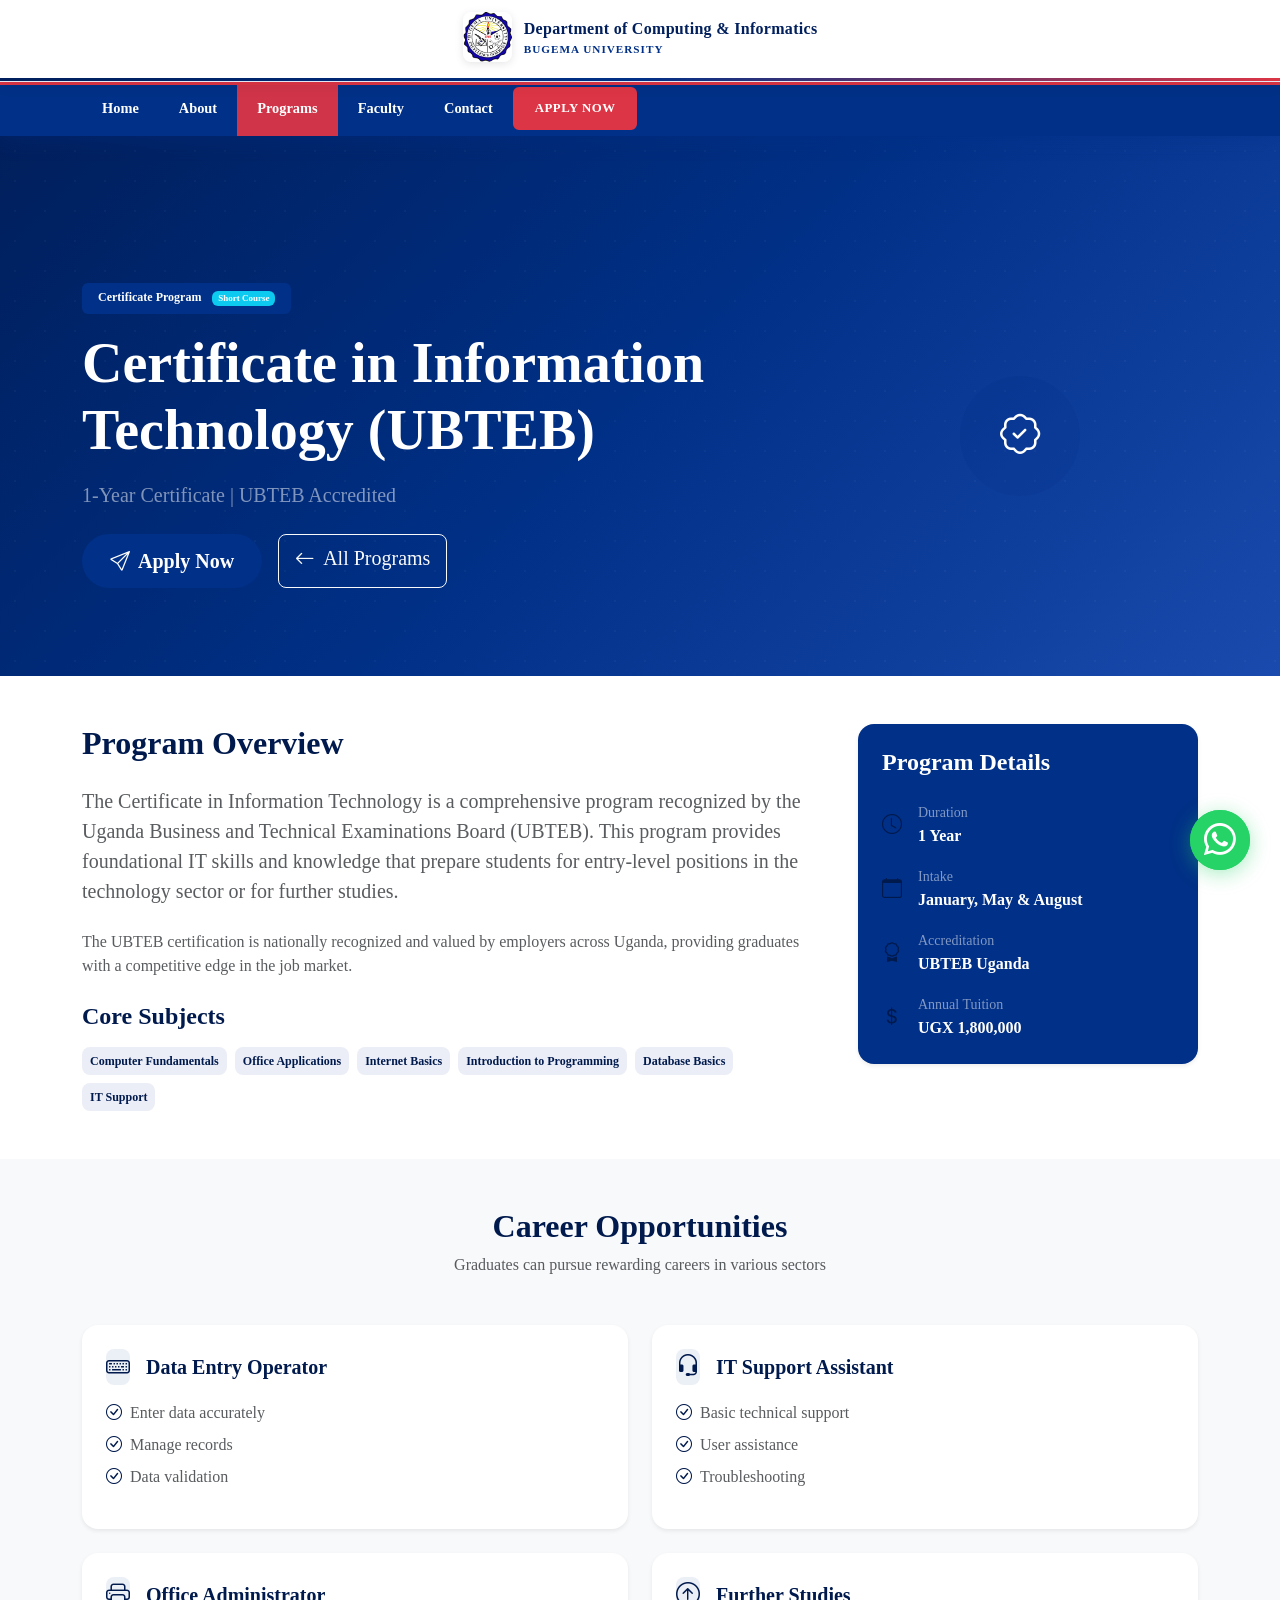
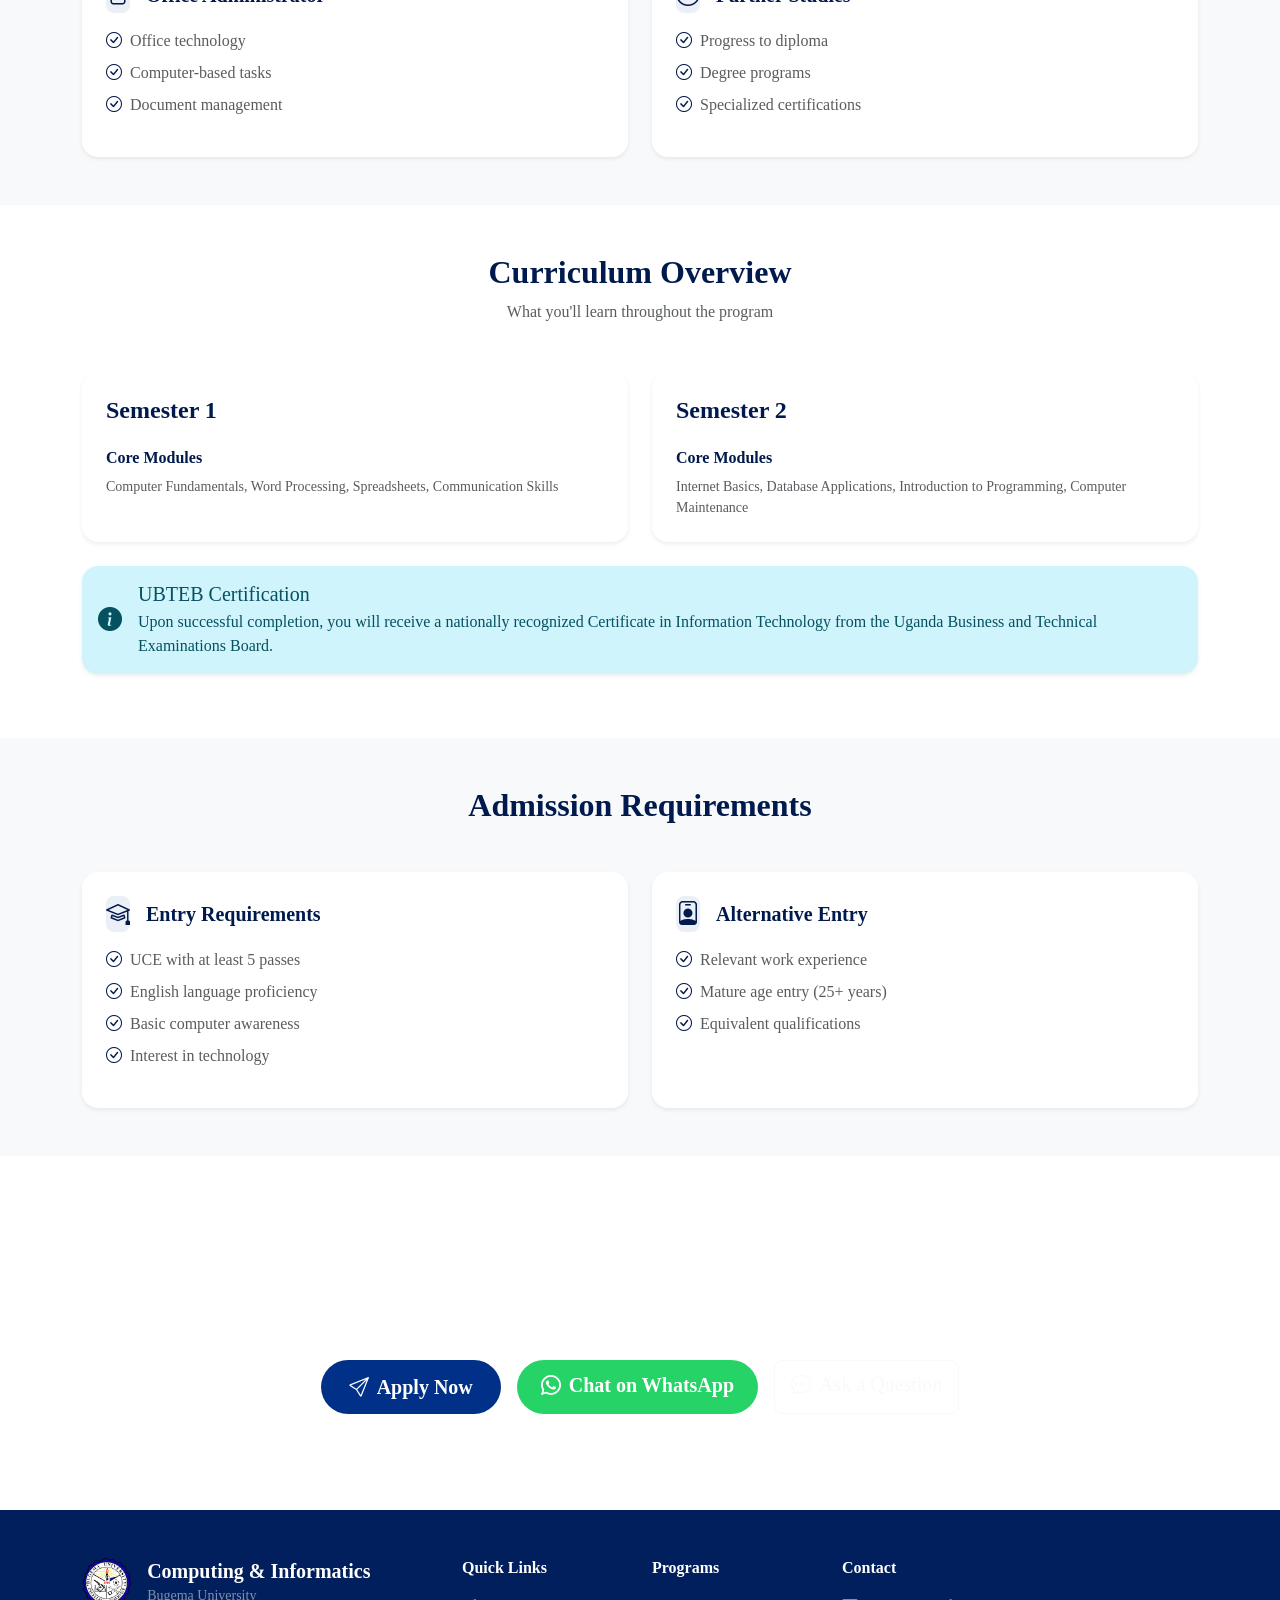
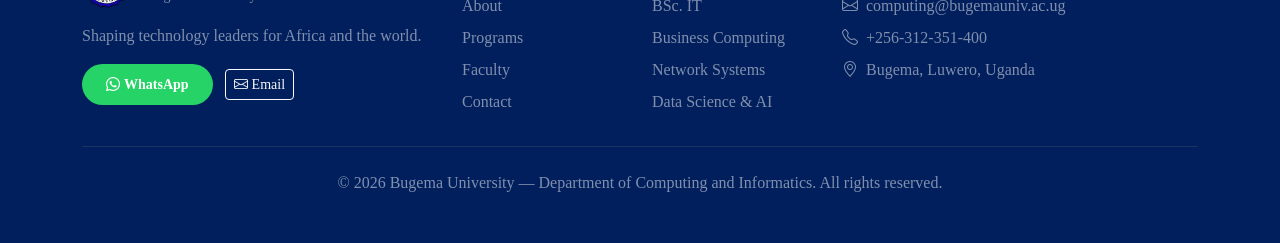
<file: certificate-it.html>
<!DOCTYPE html>
<html lang="en">
<head>
    <meta charset="UTF-8">
    <meta name="viewport" content="width=device-width, initial-scale=1.0">
    <title>Certificate in Information Technology (UBTEB) | Bugema University</title>
    <meta name="description" content="Learn about the Certificate in Information Technology program at Bugema University. Career opportunities, subjects, and admission requirements.">
    <link rel="icon" href="images/Bugema_logo.png">
    <link href="https://cdn.jsdelivr.net/npm/bootstrap@5.3.2/dist/css/bootstrap.min.css" rel="stylesheet">
    <link rel="stylesheet" href="https://cdn.jsdelivr.net/npm/bootstrap-icons@1.11.1/font/bootstrap-icons.css">
    <link rel="stylesheet" href="css/style.css">
</head>
<body>
        <!-- Top Bar with Logo -->
    <div class="top-bar">
        <div class="container">
            <a class="top-bar-brand" href="index.html">
                <img src="images/Bugema_logo.png" alt="Bugema University Logo">
                <div class="brand-text">
                    <span class="brand-title">Department of Computing & Informatics</span>
                    <span class="brand-subtitle">Bugema University</span>
                </div>
            </a>
        </div>
    </div>

    <!-- Main Navigation -->
    <nav class="main-navbar">
        <div class="container">
            <button class="navbar-toggler border-0" type="button" data-bs-toggle="collapse" data-bs-target="#navbarNav">
                <span class="navbar-toggler-icon"></span>
            </button>
            <div class="navbar-collapse" id="navbarNav">
                <ul class="navbar-nav align-items-lg-center">
                    <li class="nav-item"><a class="nav-link" href="index.html">Home</a></li>
                    <li class="nav-item"><a class="nav-link" href="about.html">About</a></li>
                    <li class="nav-item"><a class="nav-link active" href="programs.html">Programs</a></li>
                    <li class="nav-item"><a class="nav-link" href="faculty.html">Faculty</a></li>
                    <li class="nav-item"><a class="nav-link" href="contact.html">Contact</a></li>
                    <li class="nav-item navbar-btn">
                        <a class="btn btn-bugema" href="application.html">Apply Now</a>
                    </li>
                </ul>
            </div>
        </div>
    </nav>

    <!-- Page Hero -->
    <section class="page-hero-section hero-section">
        <div class="hero-overlay"></div>
        <div class="container hero-content">
            <div class="row align-items-center">
                <div class="col-lg-8 text-center text-lg-start">
                    <span class="badge bg-bugema text-white mb-3 px-3 py-2">Certificate Program <span class="badge bg-info text-white ms-2">Short Course</span></span>
                    <h1 class="display-4 fw-bold text-white mb-3">Certificate in Information Technology (UBTEB)</h1>
                    <p class="lead text-white-50 mb-4">1-Year Certificate | UBTEB Accredited</p>
                    <div class="d-flex gap-3 justify-content-center justify-content-lg-start flex-wrap">
                        <a href="application.html" class="btn btn-bugema btn-lg"><i class="bi bi-send me-2"></i>Apply Now</a>
                        <a href="programs.html" class="btn btn-outline-light btn-lg"><i class="bi bi-arrow-left me-2"></i>All Programs</a>
                    </div>
                </div>
                <div class="col-lg-4 d-none d-lg-block text-center">
                    <div class="icon-box mx-auto" style="width: 120px; height: 120px; background: rgba(0,48,135,0.2); border-radius: 50%; display: flex; align-items: center; justify-content: center;">
                        <i class="bi bi-patch-check text-white fs-1"></i>
                    </div>
                </div>
            </div>
        </div>
    </section>

    <!-- Overview -->
    <section class="py-5">
        <div class="container">
            <div class="row g-5">
                <div class="col-lg-8">
                    <h2 class="fw-bold text-bugema mb-4">Program Overview</h2>
                    <p class="text-muted lead mb-4">The Certificate in Information Technology is a comprehensive program recognized by the Uganda Business and Technical Examinations Board (UBTEB). This program provides foundational IT skills and knowledge that prepare students for entry-level positions in the technology sector or for further studies.</p>
                    <p class="text-muted">The UBTEB certification is nationally recognized and valued by employers across Uganda, providing graduates with a competitive edge in the job market.</p>
                    <h4 class="fw-bold text-bugema mt-4 mb-3">Core Subjects</h4>
                    <div class="d-flex flex-wrap gap-2">
                        <span class="badge bg-bugema-subtle text-bugema p-2 rounded-3">Computer Fundamentals</span>
                        <span class="badge bg-bugema-subtle text-bugema p-2 rounded-3">Office Applications</span>
                        <span class="badge bg-bugema-subtle text-bugema p-2 rounded-3">Internet Basics</span>
                        <span class="badge bg-bugema-subtle text-bugema p-2 rounded-3">Introduction to Programming</span>
                        <span class="badge bg-bugema-subtle text-bugema p-2 rounded-3">Database Basics</span>
                        <span class="badge bg-bugema-subtle text-bugema p-2 rounded-3">IT Support</span>
                    </div>
                </div>
                <div class="col-lg-4">
                    <div class="card border-0 shadow-sm rounded-4 p-4 bg-bugema text-white">
                        <h4 class="fw-bold mb-4">Program Details</h4>
                        <div class="d-flex align-items-center mb-3">
                            <i class="bi bi-clock fs-5 me-3 text-bugema"></i>
                            <div>
                                <small class="text-white-50">Duration</small>
                                <p class="mb-0 fw-semibold">1 Year</p>
                            </div>
                        </div>
                        <div class="d-flex align-items-center mb-3">
                            <i class="bi bi-calendar fs-5 me-3 text-bugema"></i>
                            <div>
                                <small class="text-white-50">Intake</small>
                                <p class="mb-0 fw-semibold">January, May & August</p>
                            </div>
                        </div>
                        <div class="d-flex align-items-center mb-3">
                            <i class="bi bi-award fs-5 me-3 text-bugema"></i>
                            <div>
                                <small class="text-white-50">Accreditation</small>
                                <p class="mb-0 fw-semibold">UBTEB Uganda</p>
                            </div>
                        </div>
                        <div class="d-flex align-items-center">
                            <i class="bi bi-currency-dollar fs-5 me-3 text-bugema"></i>
                            <div>
                                <small class="text-white-50">Annual Tuition</small>
                                <p class="mb-0 fw-semibold">UGX 1,800,000</p>
                            </div>
                        </div>
                    </div>
                </div>
            </div>
        </div>
    </section>

    <!-- Career Paths -->
    <section class="py-5 bg-light">
        <div class="container">
            <div class="text-center mb-5">
                <h2 class="fw-bold text-bugema">Career Opportunities</h2>
                <p class="text-muted">Graduates can pursue rewarding careers in various sectors</p>
            </div>
            <div class="row g-4">
                <div class="col-md-6">
                    <div class="card h-100 border-0 shadow-sm rounded-4 p-4">
                        <div class="d-flex align-items-center mb-3">
                            <div class="icon-box bg-bugema-subtle text-bugema rounded-3 me-3">
                                <i class="bi bi-keyboard fs-4"></i>
                            </div>
                            <h4 class="h5 fw-bold text-bugema mb-0">Data Entry Operator</h4>
                        </div>
                        <ul class="list-unstyled text-muted">
                            <li class="mb-2"><i class="bi bi-check-circle text-bugema me-2"></i>Enter data accurately</li>
                            <li class="mb-2"><i class="bi bi-check-circle text-bugema me-2"></i>Manage records</li>
                            <li><i class="bi bi-check-circle text-bugema me-2"></i>Data validation</li>
                        </ul>
                    </div>
                </div>
                <div class="col-md-6">
                    <div class="card h-100 border-0 shadow-sm rounded-4 p-4">
                        <div class="d-flex align-items-center mb-3">
                            <div class="icon-box bg-bugema-subtle text-bugema rounded-3 me-3">
                                <i class="bi bi-headset fs-4"></i>
                            </div>
                            <h4 class="h5 fw-bold text-bugema mb-0">IT Support Assistant</h4>
                        </div>
                        <ul class="list-unstyled text-muted">
                            <li class="mb-2"><i class="bi bi-check-circle text-bugema me-2"></i>Basic technical support</li>
                            <li class="mb-2"><i class="bi bi-check-circle text-bugema me-2"></i>User assistance</li>
                            <li><i class="bi bi-check-circle text-bugema me-2"></i>Troubleshooting</li>
                        </ul>
                    </div>
                </div>
                <div class="col-md-6">
                    <div class="card h-100 border-0 shadow-sm rounded-4 p-4">
                        <div class="d-flex align-items-center mb-3">
                            <div class="icon-box bg-bugema-subtle text-bugema rounded-3 me-3">
                                <i class="bi bi-printer fs-4"></i>
                            </div>
                            <h4 class="h5 fw-bold text-bugema mb-0">Office Administrator</h4>
                        </div>
                        <ul class="list-unstyled text-muted">
                            <li class="mb-2"><i class="bi bi-check-circle text-bugema me-2"></i>Office technology</li>
                            <li class="mb-2"><i class="bi bi-check-circle text-bugema me-2"></i>Computer-based tasks</li>
                            <li><i class="bi bi-check-circle text-bugema me-2"></i>Document management</li>
                        </ul>
                    </div>
                </div>
                <div class="col-md-6">
                    <div class="card h-100 border-0 shadow-sm rounded-4 p-4">
                        <div class="d-flex align-items-center mb-3">
                            <div class="icon-box bg-bugema-subtle text-bugema rounded-3 me-3">
                                <i class="bi bi-arrow-up-circle fs-4"></i>
                            </div>
                            <h4 class="h5 fw-bold text-bugema mb-0">Further Studies</h4>
                        </div>
                        <ul class="list-unstyled text-muted">
                            <li class="mb-2"><i class="bi bi-check-circle text-bugema me-2"></i>Progress to diploma</li>
                            <li class="mb-2"><i class="bi bi-check-circle text-bugema me-2"></i>Degree programs</li>
                            <li><i class="bi bi-check-circle text-bugema me-2"></i>Specialized certifications</li>
                        </ul>
                    </div>
                </div>
            </div>
        </div>
    </section>

    <!-- Curriculum -->
    <section class="py-5">
        <div class="container">
            <div class="text-center mb-5">
                <h2 class="fw-bold text-bugema">Curriculum Overview</h2>
                <p class="text-muted">What you'll learn throughout the program</p>
            </div>
            <div class="row g-4">
                <div class="col-md-6">
                    <div class="card h-100 border-0 shadow-sm rounded-4 p-4">
                        <h4 class="fw-bold text-bugema mb-4">Semester 1</h4>
                        <div>
                            <h6 class="fw-bold text-bugema">Core Modules</h6>
                            <p class="text-muted small mb-0">Computer Fundamentals, Word Processing, Spreadsheets, Communication Skills</p>
                        </div>
                    </div>
                </div>
                <div class="col-md-6">
                    <div class="card h-100 border-0 shadow-sm rounded-4 p-4">
                        <h4 class="fw-bold text-bugema mb-4">Semester 2</h4>
                        <div>
                            <h6 class="fw-bold text-bugema">Core Modules</h6>
                            <p class="text-muted small mb-0">Internet Basics, Database Applications, Introduction to Programming, Computer Maintenance</p>
                        </div>
                    </div>
                </div>
            </div>
            <div class="alert alert-info mt-4 border-0 shadow-sm rounded-4" role="alert">
                <div class="d-flex align-items-center">
                    <i class="bi bi-info-circle-fill fs-4 me-3"></i>
                    <div>
                        <h5 class="alert-heading mb-1">UBTEB Certification</h5>
                        <p class="mb-0">Upon successful completion, you will receive a nationally recognized Certificate in Information Technology from the Uganda Business and Technical Examinations Board.</p>
                    </div>
                </div>
            </div>
        </div>
    </section>

    <!-- Requirements -->
    <section class="py-5 bg-light">
        <div class="container">
            <div class="text-center mb-5">
                <h2 class="fw-bold text-bugema">Admission Requirements</h2>
            </div>
            <div class="row g-4 justify-content-center">
                <div class="col-md-6">
                    <div class="card h-100 border-0 shadow-sm rounded-4 p-4">
                        <div class="d-flex align-items-center mb-3">
                            <div class="icon-box bg-bugema-subtle text-bugema rounded-3 me-3">
                                <i class="bi bi-mortarboard fs-4"></i>
                            </div>
                            <h4 class="h5 fw-bold text-bugema mb-0">Entry Requirements</h4>
                        </div>
                        <ul class="list-unstyled text-muted">
                            <li class="mb-2"><i class="bi bi-check-circle text-bugema me-2"></i>UCE with at least 5 passes</li>
                            <li class="mb-2"><i class="bi bi-check-circle text-bugema me-2"></i>English language proficiency</li>
                            <li class="mb-2"><i class="bi bi-check-circle text-bugema me-2"></i>Basic computer awareness</li>
                            <li><i class="bi bi-check-circle text-bugema me-2"></i>Interest in technology</li>
                        </ul>
                    </div>
                </div>
                <div class="col-md-6">
                    <div class="card h-100 border-0 shadow-sm rounded-4 p-4">
                        <div class="d-flex align-items-center mb-3">
                            <div class="icon-box bg-bugema-subtle text-bugema rounded-3 me-3">
                                <i class="bi bi-person-badge fs-4"></i>
                            </div>
                            <h4 class="h5 fw-bold text-bugema mb-0">Alternative Entry</h4>
                        </div>
                        <ul class="list-unstyled text-muted">
                            <li class="mb-2"><i class="bi bi-check-circle text-bugema me-2"></i>Relevant work experience</li>
                            <li class="mb-2"><i class="bi bi-check-circle text-bugema me-2"></i>Mature age entry (25+ years)</li>
                            <li><i class="bi bi-check-circle text-bugema me-2"></i>Equivalent qualifications</li>
                        </ul>
                    </div>
                </div>
            </div>
        </div>
    </section>

    <!-- CTA Section -->
    <section class="cta-section py-5 text-white">
        <div class="container text-center py-5">
            <h2 class="fw-bold mb-3">Ready to Start Your IT Journey?</h2>
            <p class="lead mb-4 opacity-75">Join Bugema University and become a skilled IT professional.</p>
            <div class="d-flex gap-3 justify-content-center flex-wrap">
                <a href="application.html" class="btn btn-bugema btn-lg"><i class="bi bi-send me-2"></i>Apply Now</a>
                <a href="https://wa.me/256779793746" target="_blank" class="btn btn-whatsapp btn-lg"><i class="bi bi-whatsapp me-2"></i>Chat on WhatsApp</a>
                <a href="contact.html" class="btn btn-outline-light btn-lg"><i class="bi bi-chat-dots me-2"></i>Ask a Question</a>
            </div>
        </div>
    </section>

    <!-- Footer -->
    <footer class="footer py-5">
        <div class="container">
            <div class="row g-4">
                <div class="col-lg-4">
                    <div class="d-flex align-items-center mb-3">
                        <img src="images/Bugema_logo.png" alt="Logo" height="50" class="me-3 rounded-3">
                        <div>
                            <h5 class="text-white fw-bold mb-0">Computing & Informatics</h5>
                            <small class="text-white-50">Bugema University</small>
                        </div>
                    </div>
                    <p class="text-white-50">Shaping technology leaders for Africa and the world.</p>
                    <div class="mt-3">
                        <a href="https://wa.me/256779793746" target="_blank" class="btn btn-whatsapp btn-sm me-2">
                            <i class="bi bi-whatsapp me-1"></i>WhatsApp
                        </a>
                        <a href="mailto:computing@bugemauniv.ac.ug" class="btn btn-outline-light btn-sm">
                            <i class="bi bi-envelope me-1"></i>Email
                        </a>
                    </div>
                </div>
                <div class="col-6 col-lg-2">
                    <h6 class="text-white fw-bold mb-3">Quick Links</h6>
                    <ul class="list-unstyled mb-0">
                        <li class="mb-2"><a href="about.html" class="text-white-50 text-decoration-none">About</a></li>
                        <li class="mb-2"><a href="programs.html" class="text-white-50 text-decoration-none">Programs</a></li>
                        <li class="mb-2"><a href="faculty.html" class="text-white-50 text-decoration-none">Faculty</a></li>
                        <li class="mb-2"><a href="contact.html" class="text-white-50 text-decoration-none">Contact</a></li>
                    </ul>
                </div>
                <div class="col-6 col-lg-2">
                    <h6 class="text-white fw-bold mb-3">Programs</h6>
                    <ul class="list-unstyled mb-0">
                        <li class="mb-2"><a href="bachelor-it.html" class="text-white-50 text-decoration-none">BSc. IT</a></li>
                        <li class="mb-2"><a href="business-computing.html" class="text-white-50 text-decoration-none">Business Computing</a></li>
                        <li class="mb-2"><a href="network-systems.html" class="text-white-50 text-decoration-none">Network Systems</a></li>
                        <li class="mb-2"><a href="data-science-ai.html" class="text-white-50 text-decoration-none">Data Science & AI</a></li>
                    </ul>
                </div>
                <div class="col-lg-4">
                    <h6 class="text-white fw-bold mb-3">Contact</h6>
                    <ul class="list-unstyled text-white-50 mb-0">
                        <li class="mb-2"><a href="mailto:computing@bugemauniv.ac.ug" class="text-white-50 text-decoration-none"><i class="bi bi-envelope me-2"></i>computing@bugemauniv.ac.ug</a></li>
                        <li class="mb-2"><a href="tel:+256312351400" class="text-white-50 text-decoration-none"><i class="bi bi-telephone me-2"></i>+256-312-351-400</a></li>
                        <li class="mb-2"><i class="bi bi-geo-alt me-2"></i>Bugema, Luwero, Uganda</li>
                    </ul>
                </div>
            </div>
            <hr class="my-4 border-secondary">
            <p class="text-center text-white-50 mb-0">&copy; 2026 Bugema University — Department of Computing and Informatics. All rights reserved.</p>
        </div>
    </footer>

    <script src="https://cdn.jsdelivr.net/npm/bootstrap@5.3.2/dist/js/bootstrap.bundle.min.js"></script>
    <script src="js/main.js"></script>

    <!-- Floating WhatsApp Button -->
    <a href="https://wa.me/256779793746" target="_blank" class="whatsapp-float" aria-label="Chat on WhatsApp">
        <i class="bi bi-whatsapp"></i>
    </a>
</body>
</html>
</file>
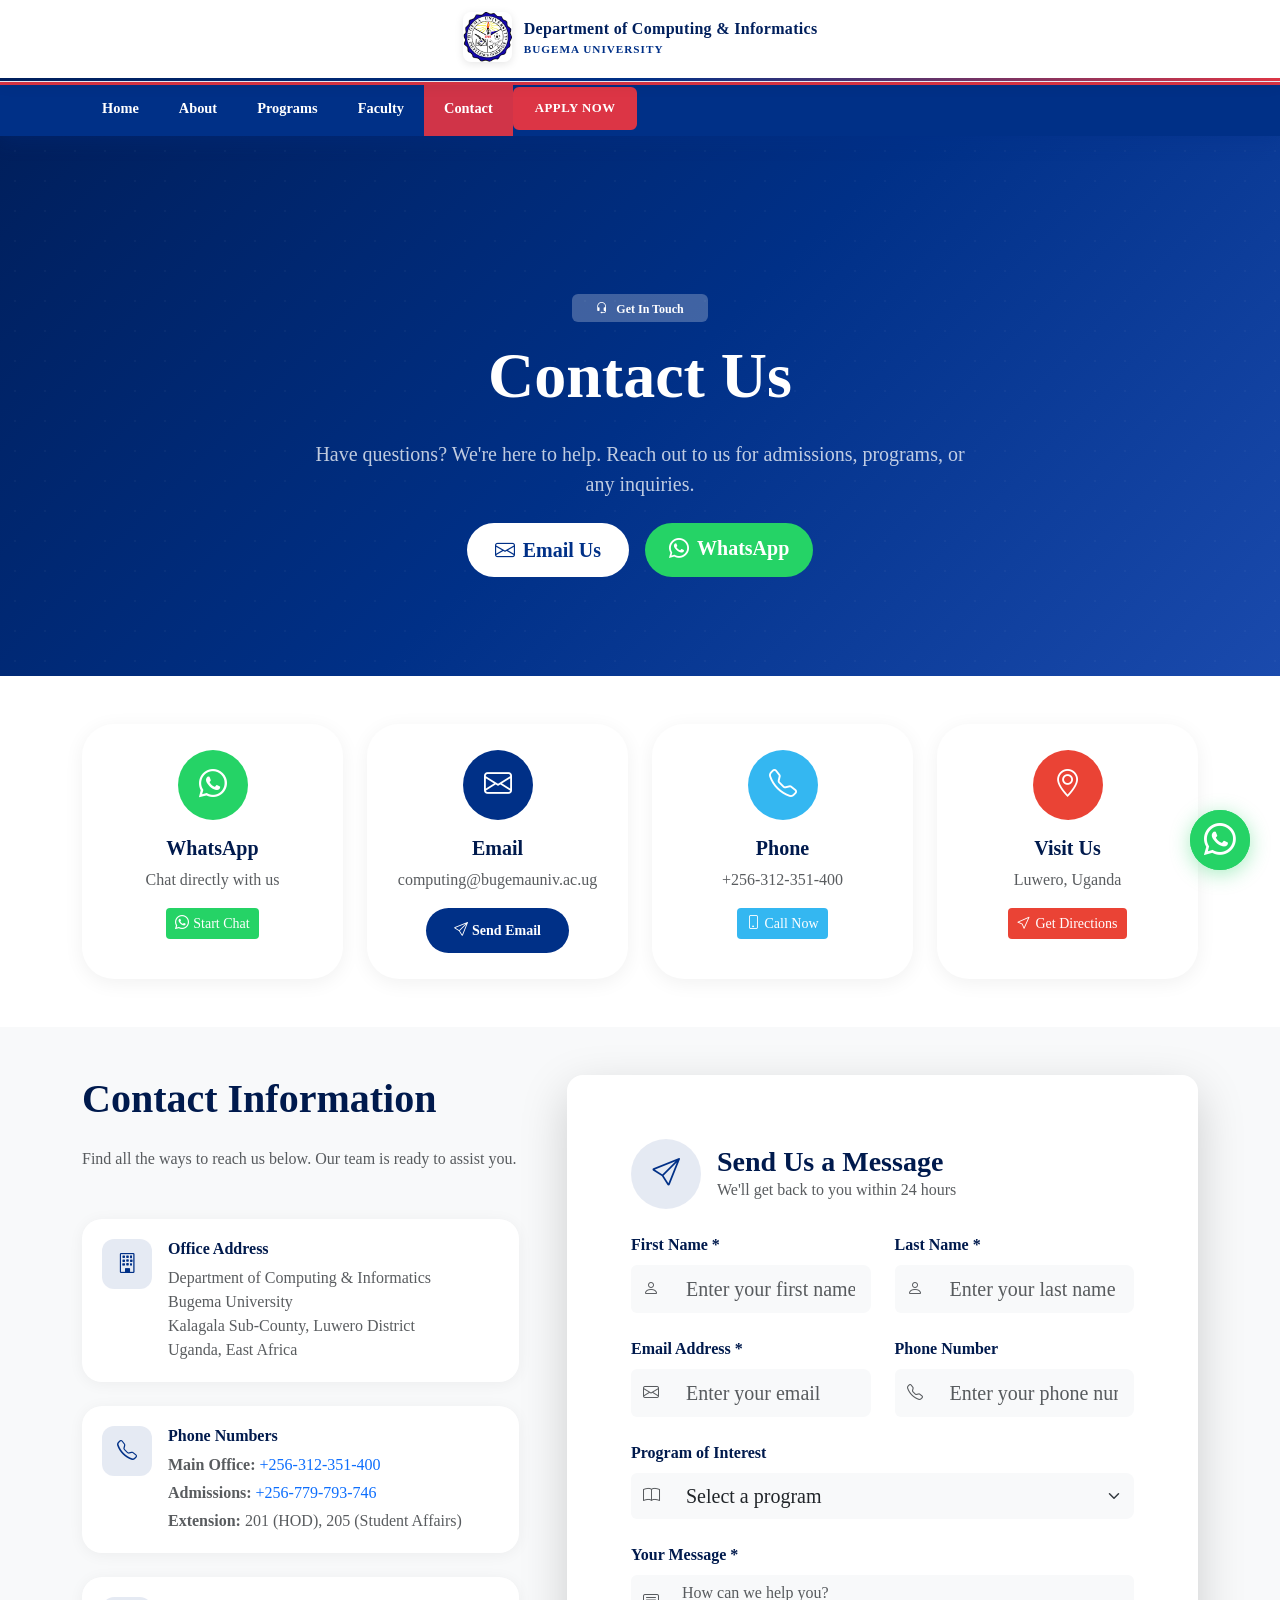
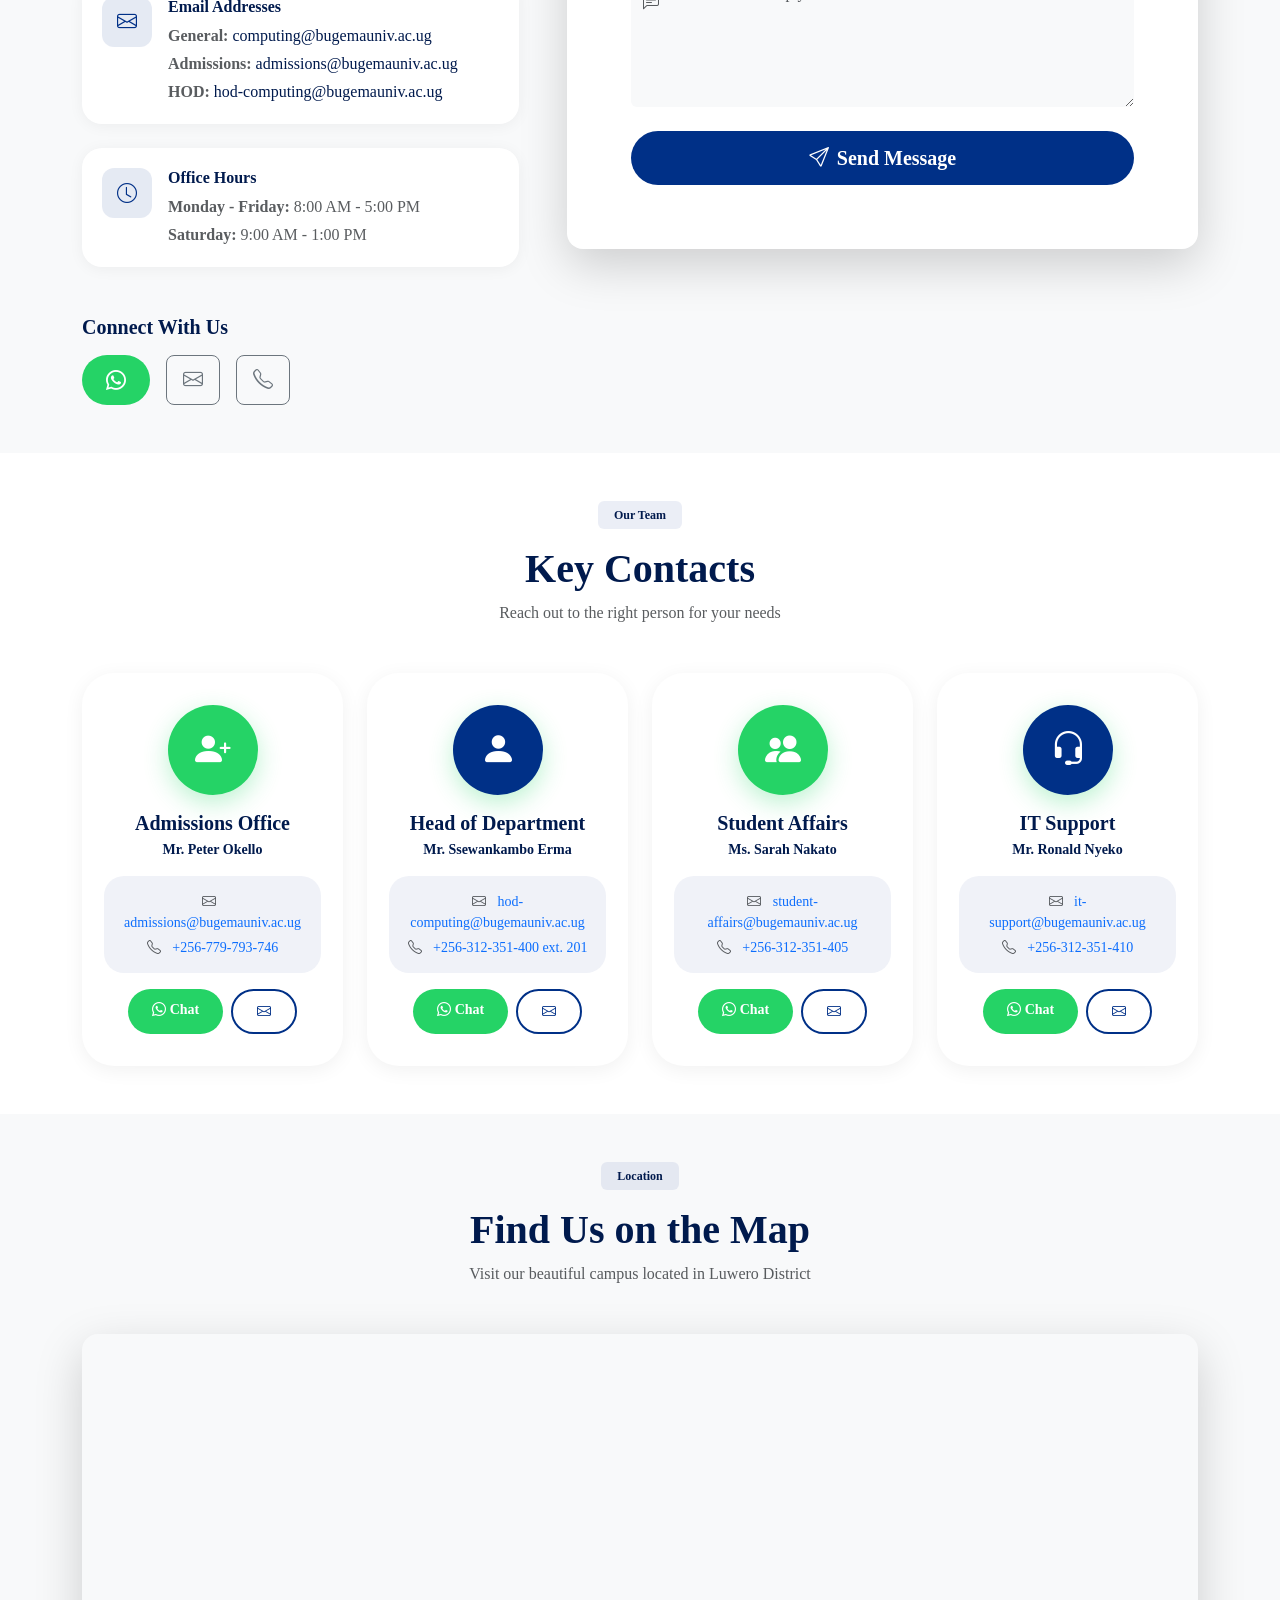
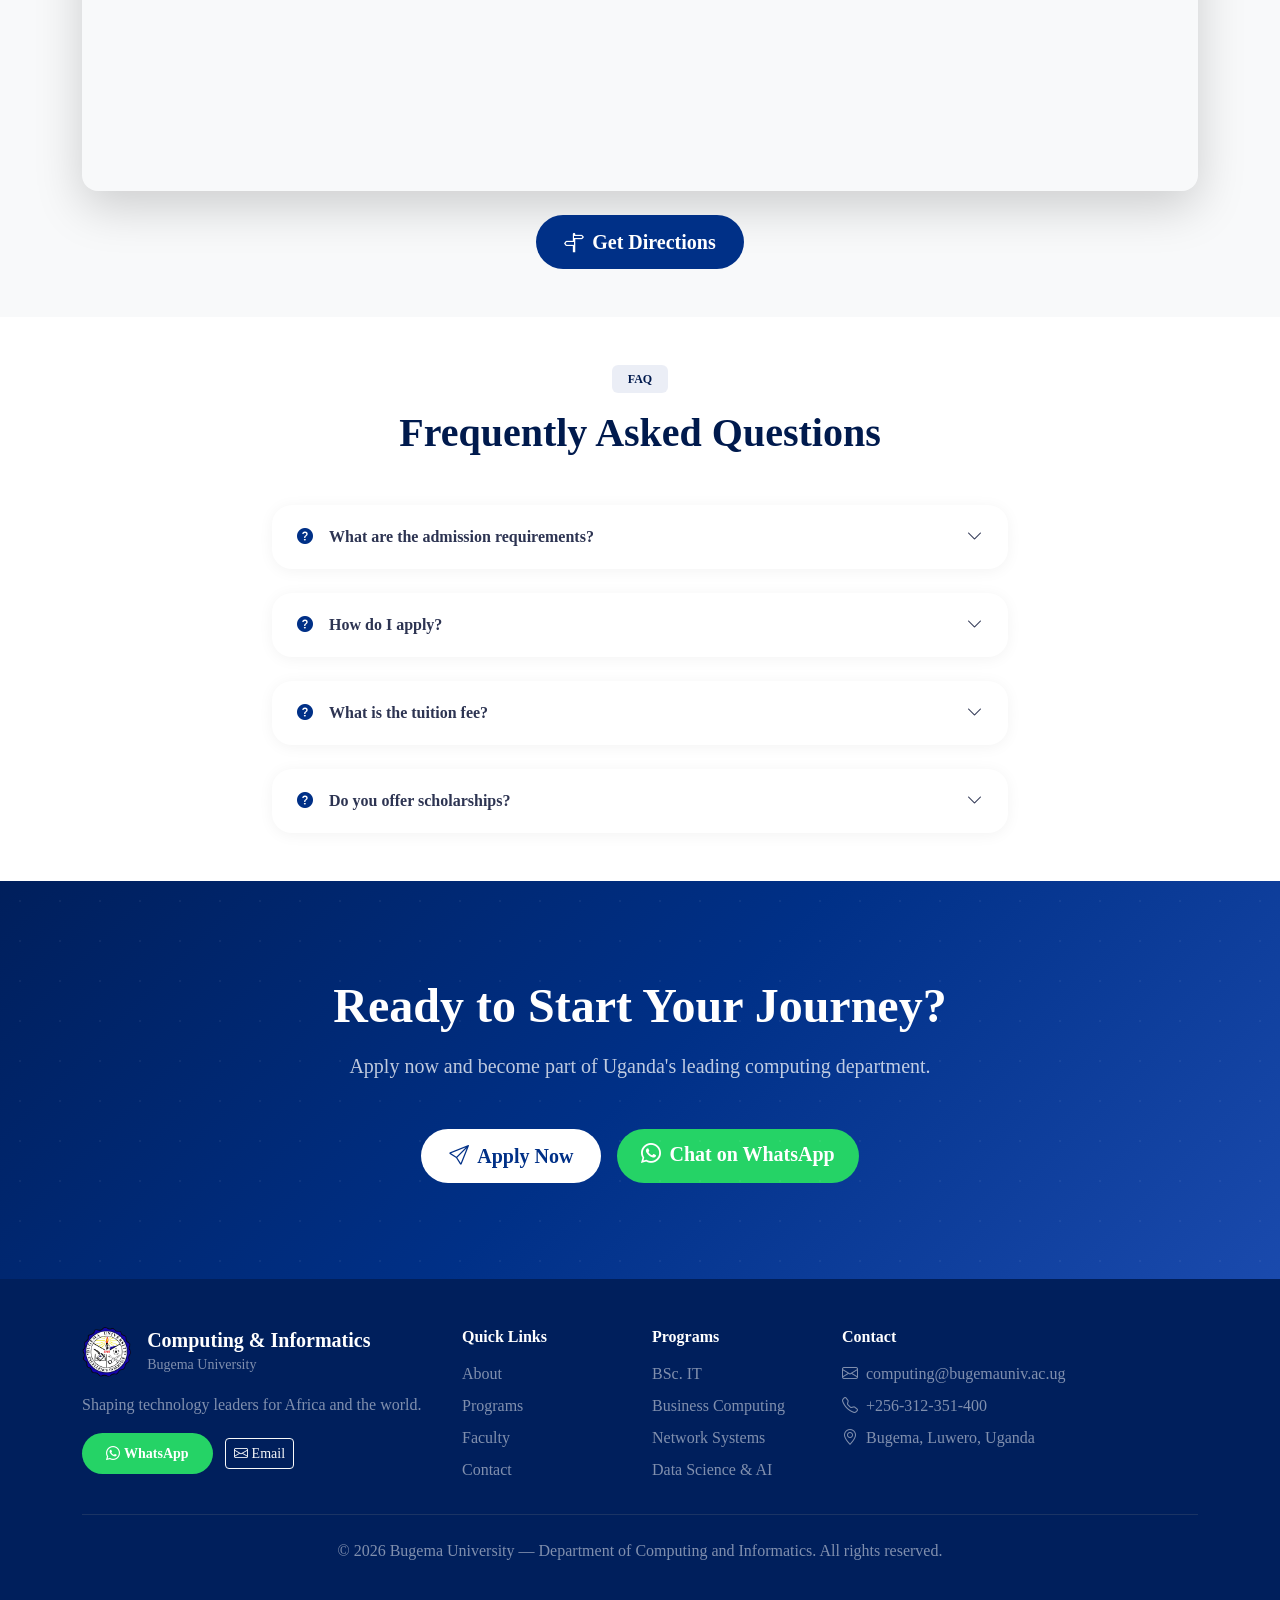
<file: contact.html>
<!DOCTYPE html>
<html lang="en">
<head>
    <meta charset="UTF-8">
    <meta name="viewport" content="width=device-width, initial-scale=1.0">
    <title>Contact Us | Department of Computing & Informatics | Bugema University</title>
    <meta name="description" content="Contact the Department of Computing & Informatics at Bugema University for admissions and inquiries.">
    <link rel="icon" href="images/Bugema_logo.png">
    <link href="https://cdn.jsdelivr.net/npm/bootstrap@5.3.2/dist/css/bootstrap.min.css" rel="stylesheet">
    <link rel="stylesheet" href="https://cdn.jsdelivr.net/npm/bootstrap-icons@1.11.1/font/bootstrap-icons.css">
    <link rel="stylesheet" href="css/style.css">
    <link href="https://unpkg.com/aos@2.3.1/dist/aos.css" rel="stylesheet">
</head>
<body>
    <!-- Top Bar with Logo -->
    <div class="top-bar">
        <div class="container">
            <a class="top-bar-brand" href="index.html">
                <img src="images/Bugema_logo.png" alt="Bugema University Logo">
                <div class="brand-text">
                    <span class="brand-title">Department of Computing & Informatics</span>
                    <span class="brand-subtitle">Bugema University</span>
                </div>
            </a>
        </div>
    </div>

    <!-- Main Navigation -->
    <nav class="main-navbar">
        <div class="container">
            <button class="navbar-toggler border-0" type="button" data-bs-toggle="collapse" data-bs-target="#navbarNav">
                <span class="navbar-toggler-icon"></span>
            </button>
            <div class="navbar-collapse" id="navbarNav">
                <ul class="navbar-nav align-items-lg-center">
                    <li class="nav-item"><a class="nav-link" href="index.html">Home</a></li>
                    <li class="nav-item"><a class="nav-link" href="about.html">About</a></li>
                    <li class="nav-item"><a class="nav-link" href="programs.html">Programs</a></li>
                    <li class="nav-item"><a class="nav-link" href="faculty.html">Faculty</a></li>
                    <li class="nav-item"><a class="nav-link active" href="contact.html">Contact</a></li>
                    <li class="nav-item navbar-btn">
                        <a class="btn btn-bugema" href="application.html">Apply Now</a>
                    </li>
                </ul>
            </div>
        </div>
    </nav>

    <!-- Page Hero -->
    <section class="page-hero-section hero-section">
        <div class="hero-overlay"></div>
        <div class="container hero-content text-center">
            <span class="badge bg-white bg-opacity-25 text-white mb-3 px-4 py-2" data-aos="fade-down">
                <i class="bi bi-headset me-2"></i>Get In Touch
            </span>
            <h1 class="display-3 fw-bold text-white mb-4" data-aos="fade-up" data-aos-delay="200">Contact Us</h1>
            <p class="lead text-white opacity-75 mx-auto" style="max-width: 650px;" data-aos="fade-up" data-aos-delay="400">
                Have questions? We're here to help. Reach out to us for admissions, programs, or any inquiries.
            </p>
            <div class="d-flex gap-3 justify-content-center flex-wrap mt-4" data-aos="fade-up" data-aos-delay="600">
                <a href="mailto:computing@bugemauniv.ac.ug" class="btn btn-white btn-lg">
                    <i class="bi bi-envelope me-2"></i>Email Us
                </a>
                <a href="https://wa.me/256779793746" target="_blank" class="btn btn-whatsapp btn-lg">
                    <i class="bi bi-whatsapp me-2"></i>WhatsApp
                </a>
            </div>
        </div>
    </section>

    <!-- Quick Contact Cards -->
    <section class="py-5 bg-white">
        <div class="container">
            <div class="row g-4" data-aos="fade-up">
                <!-- WhatsApp -->
                <div class="col-md-6 col-lg-3">
                    <a href="https://wa.me/256779793746" target="_blank" class="text-decoration-none">
                        <div class="contact-quick-card text-center p-4 h-100">
                            <div class="contact-icon-box mx-auto mb-3" style="background: #25D366;">
                                <i class="bi bi-whatsapp"></i>
                            </div>
                            <h4 class="h5 fw-bold text-bugema mb-2">WhatsApp</h4>
                            <p class="text-muted mb-3">Chat directly with us</p>
                            <span class="btn btn-sm" style="background: #25D366; color: white;">
                                <i class="bi bi-whatsapp me-1"></i>Start Chat
                            </span>
                        </div>
                    </a>
                </div>
                <!-- Email -->
                <div class="col-md-6 col-lg-3">
                    <a href="mailto:computing@bugemauniv.ac.ug" class="text-decoration-none">
                        <div class="contact-quick-card text-center p-4 h-100">
                            <div class="contact-icon-box mx-auto mb-3" style="background: var(--bugema-blue);">
                                <i class="bi bi-envelope"></i>
                            </div>
                            <h4 class="h5 fw-bold text-bugema mb-2">Email</h4>
                            <p class="text-muted mb-3">computing@bugemauniv.ac.ug</p>
                            <span class="btn btn-sm btn-bugema">
                                <i class="bi bi-send me-1"></i>Send Email
                            </span>
                        </div>
                    </a>
                </div>
                <!-- Phone -->
                <div class="col-md-6 col-lg-3">
                    <a href="tel:+256312351400" class="text-decoration-none">
                        <div class="contact-quick-card text-center p-4 h-100">
                            <div class="contact-icon-box mx-auto mb-3" style="background: #34b7f1;">
                                <i class="bi bi-telephone"></i>
                            </div>
                            <h4 class="h5 fw-bold text-bugema mb-2">Phone</h4>
                            <p class="text-muted mb-3">+256-312-351-400</p>
                            <span class="btn btn-sm" style="background: #34b7f1; color: white;">
                                <i class="bi bi-phone me-1"></i>Call Now
                            </span>
                        </div>
                    </a>
                </div>
                <!-- Location -->
                <div class="col-md-6 col-lg-3">
                    <a href="https://www.google.com/maps/dir//Bugema+University" target="_blank" class="text-decoration-none">
                        <div class="contact-quick-card text-center p-4 h-100">
                            <div class="contact-icon-box mx-auto mb-3" style="background: #ea4335;">
                                <i class="bi bi-geo-alt"></i>
                            </div>
                            <h4 class="h5 fw-bold text-bugema mb-2">Visit Us</h4>
                            <p class="text-muted mb-3">Luwero, Uganda</p>
                            <span class="btn btn-sm" style="background: #ea4335; color: white;">
                                <i class="bi bi-cursor me-1"></i>Get Directions
                            </span>
                        </div>
                    </a>
                </div>
            </div>
        </div>
    </section>

    <!-- Main Contact Section -->
    <section class="py-5 bg-light">
        <div class="container">
            <div class="row g-5">
                <!-- Contact Info Cards -->
                <div class="col-lg-5" data-aos="fade-right">
                    <h2 class="display-6 fw-bold text-bugema mb-4">Contact Information</h2>
                    <p class="text-muted mb-5">Find all the ways to reach us below. Our team is ready to assist you.</p>
                    
                    <!-- Info Cards -->
                    <div class="contact-info-card mb-4">
                        <div class="d-flex align-items-start">
                            <div class="contact-icon-sm me-3">
                                <i class="bi bi-building"></i>
                            </div>
                            <div>
                                <h4 class="h6 fw-bold text-bugema mb-2">Office Address</h4>
                                <p class="text-muted mb-0">
                                    Department of Computing & Informatics<br>
                                    Bugema University<br>
                                    Kalagala Sub-County, Luwero District<br>
                                    Uganda, East Africa
                                </p>
                            </div>
                        </div>
                    </div>
                    
                    <div class="contact-info-card mb-4">
                        <div class="d-flex align-items-start">
                            <div class="contact-icon-sm me-3">
                                <i class="bi bi-telephone"></i>
                            </div>
                            <div>
                                <h4 class="h6 fw-bold text-bugema mb-2">Phone Numbers</h4>
                                <p class="text-muted mb-1">
                                    <strong>Main Office:</strong> 
                                    <a href="tel:+256312351400" class="text-decoration-none">+256-312-351-400</a>
                                </p>
                                <p class="text-muted mb-1">
                                    <strong>Admissions:</strong> 
                                    <a href="tel:+256779793746" class="text-decoration-none">+256-779-793-746</a>
                                </p>
                                <p class="text-muted mb-0">
                                    <strong>Extension:</strong> 201 (HOD), 205 (Student Affairs)
                                </p>
                            </div>
                        </div>
                    </div>
                    
                    <div class="contact-info-card mb-4">
                        <div class="d-flex align-items-start">
                            <div class="contact-icon-sm me-3">
                                <i class="bi bi-envelope"></i>
                            </div>
                            <div>
                                <h4 class="h6 fw-bold text-bugema mb-2">Email Addresses</h4>
                                <p class="text-muted mb-1">
                                    <strong>General:</strong> 
                                    <a href="mailto:computing@bugemauniv.ac.ug" class="text-decoration-none text-bugema">computing@bugemauniv.ac.ug</a>
                                </p>
                                <p class="text-muted mb-1">
                                    <strong>Admissions:</strong> 
                                    <a href="mailto:admissions@bugemauniv.ac.ug" class="text-decoration-none text-bugema">admissions@bugemauniv.ac.ug</a>
                                </p>
                                <p class="text-muted mb-0">
                                    <strong>HOD:</strong> 
                                    <a href="mailto:hod-computing@bugemauniv.ac.ug" class="text-decoration-none text-bugema">hod-computing@bugemauniv.ac.ug</a>
                                </p>
                            </div>
                        </div>
                    </div>
                    
                    <div class="contact-info-card mb-4">
                        <div class="d-flex align-items-start">
                            <div class="contact-icon-sm me-3">
                                <i class="bi bi-clock"></i>
                            </div>
                            <div>
                                <h4 class="h6 fw-bold text-bugema mb-2">Office Hours</h4>
                                <p class="text-muted mb-1">
                                    <strong>Monday - Friday:</strong> 8:00 AM - 5:00 PM
                                </p>
                                <p class="text-muted mb-0">
                                    <strong>Saturday:</strong> 9:00 AM - 1:00 PM
                                </p>
                            </div>
                        </div>
                    </div>
                    
                    <!-- Social Links -->
                    <div class="mt-5">
                        <h5 class="fw-bold text-bugema mb-3">Connect With Us</h5>
                        <div class="d-flex gap-3">
                            <a href="https://wa.me/256779793746" target="_blank" class="btn btn-lg btn-whatsapp">
                                <i class="bi bi-whatsapp"></i>
                            </a>
                            <a href="mailto:computing@bugemauniv.ac.ug" class="btn btn-lg btn-outline-secondary">
                                <i class="bi bi-envelope"></i>
                            </a>
                            <a href="tel:+256312351400" class="btn btn-lg btn-outline-secondary">
                                <i class="bi bi-telephone"></i>
                            </a>
                        </div>
                    </div>
                </div>
                
                <!-- Contact Form -->
                <div class="col-lg-7" data-aos="fade-left">
                    <div class="contact-form-card card border-0 shadow-lg rounded-4 p-4 p-md-5">
                        <div class="card-body">
                            <div class="d-flex align-items-center mb-4">
                                <div class="contact-icon-box me-3" style="background: var(--bugema-blue-subtle);">
                                    <i class="bi bi-send" style="color: var(--bugema-blue);"></i>
                                </div>
                                <div>
                                    <h3 class="fw-bold text-bugema mb-0">Send Us a Message</h3>
                                    <p class="text-muted mb-0">We'll get back to you within 24 hours</p>
                                </div>
                            </div>
                            
                            <form id="contactForm">
                                <div class="row g-4">
                                    <div class="col-md-6">
                                        <label class="form-label fw-semibold text-bugema">First Name *</label>
                                        <div class="input-group">
                                            <span class="input-group-text bg-light border-0"><i class="bi bi-person text-muted"></i></span>
                                            <input type="text" class="form-control form-control-lg border-0 bg-light" placeholder="Enter your first name" required>
                                        </div>
                                    </div>
                                    <div class="col-md-6">
                                        <label class="form-label fw-semibold text-bugema">Last Name *</label>
                                        <div class="input-group">
                                            <span class="input-group-text bg-light border-0"><i class="bi bi-person text-muted"></i></span>
                                            <input type="text" class="form-control form-control-lg border-0 bg-light" placeholder="Enter your last name" required>
                                        </div>
                                    </div>
                                    <div class="col-md-6">
                                        <label class="form-label fw-semibold text-bugema">Email Address *</label>
                                        <div class="input-group">
                                            <span class="input-group-text bg-light border-0"><i class="bi bi-envelope text-muted"></i></span>
                                            <input type="email" class="form-control form-control-lg border-0 bg-light" placeholder="Enter your email" required>
                                        </div>
                                    </div>
                                    <div class="col-md-6">
                                        <label class="form-label fw-semibold text-bugema">Phone Number</label>
                                        <div class="input-group">
                                            <span class="input-group-text bg-light border-0"><i class="bi bi-telephone text-muted"></i></span>
                                            <input type="tel" class="form-control form-control-lg border-0 bg-light" placeholder="Enter your phone number">
                                        </div>
                                    </div>
                                    <div class="col-12">
                                        <label class="form-label fw-semibold text-bugema">Program of Interest</label>
                                        <div class="input-group">
                                            <span class="input-group-text bg-light border-0"><i class="bi bi-book text-muted"></i></span>
                                            <select class="form-select form-select-lg border-0 bg-light">
                                                <option selected>Select a program</option>
                                                <option>Bachelor of Information Technology</option>
                                                <option>Bachelor of Business Computing</option>
                                                <option>BSc. Network Systems Administration</option>
                                                <option>BSc. Data Science & AI</option>
                                                <option>Bachelor of Library & Information Science</option>
                                                <option>Diploma in Computer Engineering</option>
                                                <option>Certificate in IT (UBTEB)</option>
                                            </select>
                                        </div>
                                    </div>
                                    <div class="col-12">
                                        <label class="form-label fw-semibold text-bugema">Your Message *</label>
                                        <div class="input-group">
                                            <span class="input-group-text bg-light border-0 align-items-start pt-3"><i class="bi bi-chat-left-text text-muted"></i></span>
                                            <textarea class="form-control border-0 bg-light" rows="5" placeholder="How can we help you?" required></textarea>
                                        </div>
                                    </div>
                                    <div class="col-12">
                                        <button type="submit" class="btn btn-bugema btn-lg w-100">
                                            <i class="bi bi-send me-2"></i>Send Message
                                        </button>
                                    </div>
                                </div>
                            </form>
                        </div>
                    </div>
                </div>
            </div>
        </div>
    </section>

    <!-- Key Contacts -->
    <section class="py-5 bg-white">
        <div class="container">
            <div class="text-center mb-5" data-aos="fade-up">
                <span class="badge bg-bugema-subtle text-bugema px-3 py-2 mb-3">Our Team</span>
                <h2 class="display-6 fw-bold text-bugema">Key Contacts</h2>
                <p class="text-muted mx-auto" style="max-width: 600px;">Reach out to the right person for your needs</p>
            </div>
            <div class="row g-4">
                <div class="col-md-6 col-lg-3" data-aos="fade-up" data-aos-delay="100">
                    <div class="key-contact-card text-center h-100">
                        <div class="key-contact-avatar mx-auto mb-3">
                            <i class="bi bi-person-plus-fill"></i>
                        </div>
                        <h4 class="h5 fw-bold text-bugema mb-1">Admissions Office</h4>
                        <p class="text-bugema fw-semibold small mb-3">Mr. Peter Okello</p>
                        <div class="contact-details mb-3">
                            <p class="small mb-1">
                                <i class="bi bi-envelope me-2 text-muted"></i>
                                <a href="mailto:admissions@bugemauniv.ac.ug" class="text-decoration-none">admissions@bugemauniv.ac.ug</a>
                            </p>
                            <p class="small mb-0">
                                <i class="bi bi-telephone me-2 text-muted"></i>
                                <a href="tel:+256779793746" class="text-decoration-none">+256-779-793-746</a>
                            </p>
                        </div>
                        <div class="d-flex gap-2 justify-content-center">
                            <a href="https://wa.me/256779793746" target="_blank" class="btn btn-whatsapp btn-sm">
                                <i class="bi bi-whatsapp me-1"></i>Chat
                            </a>
                            <a href="mailto:admissions@bugemauniv.ac.ug" class="btn btn-outline-bugema btn-sm">
                                <i class="bi bi-envelope"></i>
                            </a>
                        </div>
                    </div>
                </div>
                <div class="col-md-6 col-lg-3" data-aos="fade-up" data-aos-delay="200">
                    <div class="key-contact-card text-center h-100">
                        <div class="key-contact-avatar mx-auto mb-3" style="background: var(--bugema-blue);">
                            <i class="bi bi-person-fill"></i>
                        </div>
                        <h4 class="h5 fw-bold text-bugema mb-1">Head of Department</h4>
                        <p class="text-bugema fw-semibold small mb-3">Mr. Ssewankambo Erma</p>
                        <div class="contact-details mb-3">
                            <p class="small mb-1">
                                <i class="bi bi-envelope me-2 text-muted"></i>
                                <a href="mailto:hod-computing@bugemauniv.ac.ug" class="text-decoration-none">hod-computing@bugemauniv.ac.ug</a>
                            </p>
                            <p class="small mb-0">
                                <i class="bi bi-telephone me-2 text-muted"></i>
                                <a href="tel:+256312351400" class="text-decoration-none">+256-312-351-400 ext. 201</a>
                            </p>
                        </div>
                        <div class="d-flex gap-2 justify-content-center">
                            <a href="https://wa.me/256312351400" target="_blank" class="btn btn-whatsapp btn-sm">
                                <i class="bi bi-whatsapp me-1"></i>Chat
                            </a>
                            <a href="mailto:hod-computing@bugemauniv.ac.ug" class="btn btn-outline-bugema btn-sm">
                                <i class="bi bi-envelope"></i>
                            </a>
                        </div>
                    </div>
                </div>
                <div class="col-md-6 col-lg-3" data-aos="fade-up" data-aos-delay="300">
                    <div class="key-contact-card text-center h-100">
                        <div class="key-contact-avatar mx-auto mb-3">
                            <i class="bi bi-people-fill"></i>
                        </div>
                        <h4 class="h5 fw-bold text-bugema mb-1">Student Affairs</h4>
                        <p class="text-bugema fw-semibold small mb-3">Ms. Sarah Nakato</p>
                        <div class="contact-details mb-3">
                            <p class="small mb-1">
                                <i class="bi bi-envelope me-2 text-muted"></i>
                                <a href="mailto:student-affairs@bugemauniv.ac.ug" class="text-decoration-none">student-affairs@bugemauniv.ac.ug</a>
                            </p>
                            <p class="small mb-0">
                                <i class="bi bi-telephone me-2 text-muted"></i>
                                <a href="tel:+256312351405" class="text-decoration-none">+256-312-351-405</a>
                            </p>
                        </div>
                        <div class="d-flex gap-2 justify-content-center">
                            <a href="https://wa.me/256312351405" target="_blank" class="btn btn-whatsapp btn-sm">
                                <i class="bi bi-whatsapp me-1"></i>Chat
                            </a>
                            <a href="mailto:student-affairs@bugemauniv.ac.ug" class="btn btn-outline-bugema btn-sm">
                                <i class="bi bi-envelope"></i>
                            </a>
                        </div>
                    </div>
                </div>
                <div class="col-md-6 col-lg-3" data-aos="fade-up" data-aos-delay="400">
                    <div class="key-contact-card text-center h-100">
                        <div class="key-contact-avatar mx-auto mb-3" style="background: var(--bugema-blue);">
                            <i class="bi bi-headset"></i>
                        </div>
                        <h4 class="h5 fw-bold text-bugema mb-1">IT Support</h4>
                        <p class="text-bugema fw-semibold small mb-3">Mr. Ronald Nyeko</p>
                        <div class="contact-details mb-3">
                            <p class="small mb-1">
                                <i class="bi bi-envelope me-2 text-muted"></i>
                                <a href="mailto:it-support@bugemauniv.ac.ug" class="text-decoration-none">it-support@bugemauniv.ac.ug</a>
                            </p>
                            <p class="small mb-0">
                                <i class="bi bi-telephone me-2 text-muted"></i>
                                <a href="tel:+256312351410" class="text-decoration-none">+256-312-351-410</a>
                            </p>
                        </div>
                        <div class="d-flex gap-2 justify-content-center">
                            <a href="https://wa.me/256312351410" target="_blank" class="btn btn-whatsapp btn-sm">
                                <i class="bi bi-whatsapp me-1"></i>Chat
                            </a>
                            <a href="mailto:it-support@bugemauniv.ac.ug" class="btn btn-outline-bugema btn-sm">
                                <i class="bi bi-envelope"></i>
                            </a>
                        </div>
                    </div>
                </div>
            </div>
        </div>
    </section>

    <!-- Map Section -->
    <section class="py-5 bg-light">
        <div class="container">
            <div class="text-center mb-5" data-aos="fade-up">
                <span class="badge bg-bugema-subtle text-bugema px-3 py-2 mb-3">Location</span>
                <h2 class="display-6 fw-bold text-bugema">Find Us on the Map</h2>
                <p class="text-muted mx-auto" style="max-width: 600px;">Visit our beautiful campus located in Luwero District</p>
            </div>
            <div class="map-card rounded-4 overflow-hidden shadow-lg" data-aos="fade-up" data-aos-delay="200">
                <iframe 
                    src="https://www.google.com/maps/embed?pb=!1m18!1m12!1m3!1d31909.58794483247!2d32.35!3d0.75!2m3!1f0!2f0!3f0!3m2!1i1024!2i768!4f13.1!3m3!1m2!1s0x177dbb1a2d9a1b1b%3A0x4c5c5c5c5c5c5c5c!2sBugema%20University!5e0!3m2!1sen!2sug!4v1234567890"
                    width="100%" 
                    height="450" 
                    style="border:0;" 
                    allowfullscreen="" 
                    loading="lazy" 
                    referrerpolicy="no-referrer-when-downgrade">
                </iframe>
            </div>
            <div class="text-center mt-4" data-aos="fade-up" data-aos-delay="300">
                <a href="https://www.google.com/maps/dir//Bugema+University" target="_blank" class="btn btn-bugema btn-lg">
                    <i class="bi bi-signpost-split me-2"></i>Get Directions
                </a>
            </div>
        </div>
    </section>

    <!-- FAQ Section -->
    <section class="py-5 bg-white">
        <div class="container">
            <div class="text-center mb-5" data-aos="fade-up">
                <span class="badge bg-bugema-subtle text-bugema px-3 py-2 mb-3">FAQ</span>
                <h2 class="display-6 fw-bold text-bugema">Frequently Asked Questions</h2>
            </div>
            <div class="row justify-content-center">
                <div class="col-lg-8">
                    <div class="faq-card mb-4" data-aos="fade-up" data-aos-delay="100">
                        <div class="faq-question">
                            <i class="bi bi-question-circle-fill me-3" style="color: var(--bugema-blue);"></i>
                            <span>What are the admission requirements?</span>
                            <i class="bi bi-chevron-down faq-icon"></i>
                        </div>
                        <div class="faq-answer">
                            <p>For bachelor's programs, you need UCE with at least 5 passes and UACE with 2 principal passes. Mathematics at O-Level is recommended. Diploma holders may also apply for credit transfer.</p>
                        </div>
                    </div>
                    <div class="faq-card mb-4" data-aos="fade-up" data-aos-delay="200">
                        <div class="faq-question">
                            <i class="bi bi-question-circle-fill me-3" style="color: var(--bugema-blue);"></i>
                            <span>How do I apply?</span>
                            <i class="bi bi-chevron-down faq-icon"></i>
                        </div>
                        <div class="faq-answer">
                            <p>You can apply online through our Application Form, visit the admissions office in person, or email us for the application form. The process is simple and we guide you through every step.</p>
                        </div>
                    </div>
                    <div class="faq-card mb-4" data-aos="fade-up" data-aos-delay="300">
                        <div class="faq-question">
                            <i class="bi bi-question-circle-fill me-3" style="color: var(--bugema-blue);"></i>
                            <span>What is the tuition fee?</span>
                            <i class="bi bi-chevron-down faq-icon"></i>
                        </div>
                        <div class="faq-answer">
                            <p>Tuition varies by program. Contact the admissions office for the latest fee structure. We offer flexible payment plans to help you manage your education expenses.</p>
                        </div>
                    </div>
                    <div class="faq-card" data-aos="fade-up" data-aos-delay="400">
                        <div class="faq-question">
                            <i class="bi bi-question-circle-fill me-3" style="color: var(--bugema-blue);"></i>
                            <span>Do you offer scholarships?</span>
                            <i class="bi bi-chevron-down faq-icon"></i>
                        </div>
                        <div class="faq-answer">
                            <p>Yes, we offer merit-based scholarships and financial aid to qualifying students. Contact the admissions office for more information about available scholarships.</p>
                        </div>
                    </div>
                </div>
            </div>
        </div>
    </section>

    <!-- CTA Section -->
    <section class="cta-section-impressive py-5" data-aos="fade-up">
        <div class="container text-center py-5">
            <h2 class="display-5 fw-bold text-white mb-3">Ready to Start Your Journey?</h2>
            <p class="lead text-white opacity-75 mb-5">Apply now and become part of Uganda's leading computing department.</p>
            <div class="d-flex gap-3 justify-content-center flex-wrap">
                <a href="application.html" class="btn btn-white btn-lg">
                    <i class="bi bi-send me-2"></i>Apply Now
                </a>
                <a href="https://wa.me/256779793746" target="_blank" class="btn btn-whatsapp btn-lg">
                    <i class="bi bi-whatsapp me-2"></i>Chat on WhatsApp
                </a>
            </div>
        </div>
    </section>

    <!-- Footer -->
    <footer class="footer py-5">
        <div class="container">
            <div class="row g-4">
                <div class="col-lg-4">
                    <div class="d-flex align-items-center mb-3">
                        <img src="images/Bugema_logo.png" alt="Logo" height="50" class="me-3 rounded-3">
                        <div>
                            <h5 class="text-white fw-bold mb-0">Computing & Informatics</h5>
                            <small class="text-white-50">Bugema University</small>
                        </div>
                    </div>
                    <p class="text-white-50">Shaping technology leaders for Africa and the world.</p>
                    <div class="mt-3">
                        <a href="https://wa.me/256779793746" target="_blank" class="btn btn-whatsapp btn-sm me-2">
                            <i class="bi bi-whatsapp me-1"></i>WhatsApp
                        </a>
                        <a href="mailto:computing@bugemauniv.ac.ug" class="btn btn-outline-light btn-sm">
                            <i class="bi bi-envelope me-1"></i>Email
                        </a>
                    </div>
                </div>
                <div class="col-6 col-lg-2">
                    <h6 class="text-white fw-bold mb-3">Quick Links</h6>
                    <ul class="list-unstyled mb-0">
                        <li class="mb-2"><a href="about.html" class="text-white-50 text-decoration-none">About</a></li>
                        <li class="mb-2"><a href="programs.html" class="text-white-50 text-decoration-none">Programs</a></li>
                        <li class="mb-2"><a href="faculty.html" class="text-white-50 text-decoration-none">Faculty</a></li>
                        <li class="mb-2"><a href="contact.html" class="text-white-50 text-decoration-none">Contact</a></li>
                    </ul>
                </div>
                <div class="col-6 col-lg-2">
                    <h6 class="text-white fw-bold mb-3">Programs</h6>
                    <ul class="list-unstyled mb-0">
                        <li class="mb-2"><a href="bachelor-it.html" class="text-white-50 text-decoration-none">BSc. IT</a></li>
                        <li class="mb-2"><a href="business-computing.html" class="text-white-50 text-decoration-none">Business Computing</a></li>
                        <li class="mb-2"><a href="network-systems.html" class="text-white-50 text-decoration-none">Network Systems</a></li>
                        <li class="mb-2"><a href="data-science-ai.html" class="text-white-50 text-decoration-none">Data Science & AI</a></li>
                    </ul>
                </div>
                <div class="col-lg-4">
                    <h6 class="text-white fw-bold mb-3">Contact</h6>
                    <ul class="list-unstyled text-white-50 mb-0">
                        <li class="mb-2"><a href="mailto:computing@bugemauniv.ac.ug" class="text-white-50 text-decoration-none"><i class="bi bi-envelope me-2"></i>computing@bugemauniv.ac.ug</a></li>
                        <li class="mb-2"><a href="tel:+256312351400" class="text-white-50 text-decoration-none"><i class="bi bi-telephone me-2"></i>+256-312-351-400</a></li>
                        <li class="mb-2"><i class="bi bi-geo-alt me-2"></i>Bugema, Luwero, Uganda</li>
                    </ul>
                </div>
            </div>
            <hr class="my-4 border-secondary">
            <p class="text-center text-white-50 mb-0">&copy; 2026 Bugema University — Department of Computing and Informatics. All rights reserved.</p>
        </div>
    </footer>

    <!-- Floating WhatsApp Button -->
    <a href="https://wa.me/256779793746" target="_blank" class="whatsapp-float" aria-label="Chat on WhatsApp">
        <i class="bi bi-whatsapp"></i>
    </a>

    <script src="https://cdn.jsdelivr.net/npm/bootstrap@5.3.2/dist/js/bootstrap.bundle.min.js"></script>
    <script src="https://unpkg.com/aos@2.3.1/dist/aos.js"></script>
    <script src="js/main.js"></script>
    <script>
        AOS.init({
            duration: 800,
            easing: 'ease-out-cubic',
            once: true,
            offset: 50
        });
        
        // FAQ Accordion
        document.querySelectorAll('.faq-card').forEach(card => {
            card.querySelector('.faq-question').addEventListener('click', () => {
                card.classList.toggle('active');
            });
        });
    </script>
</body>
</html>
</file>
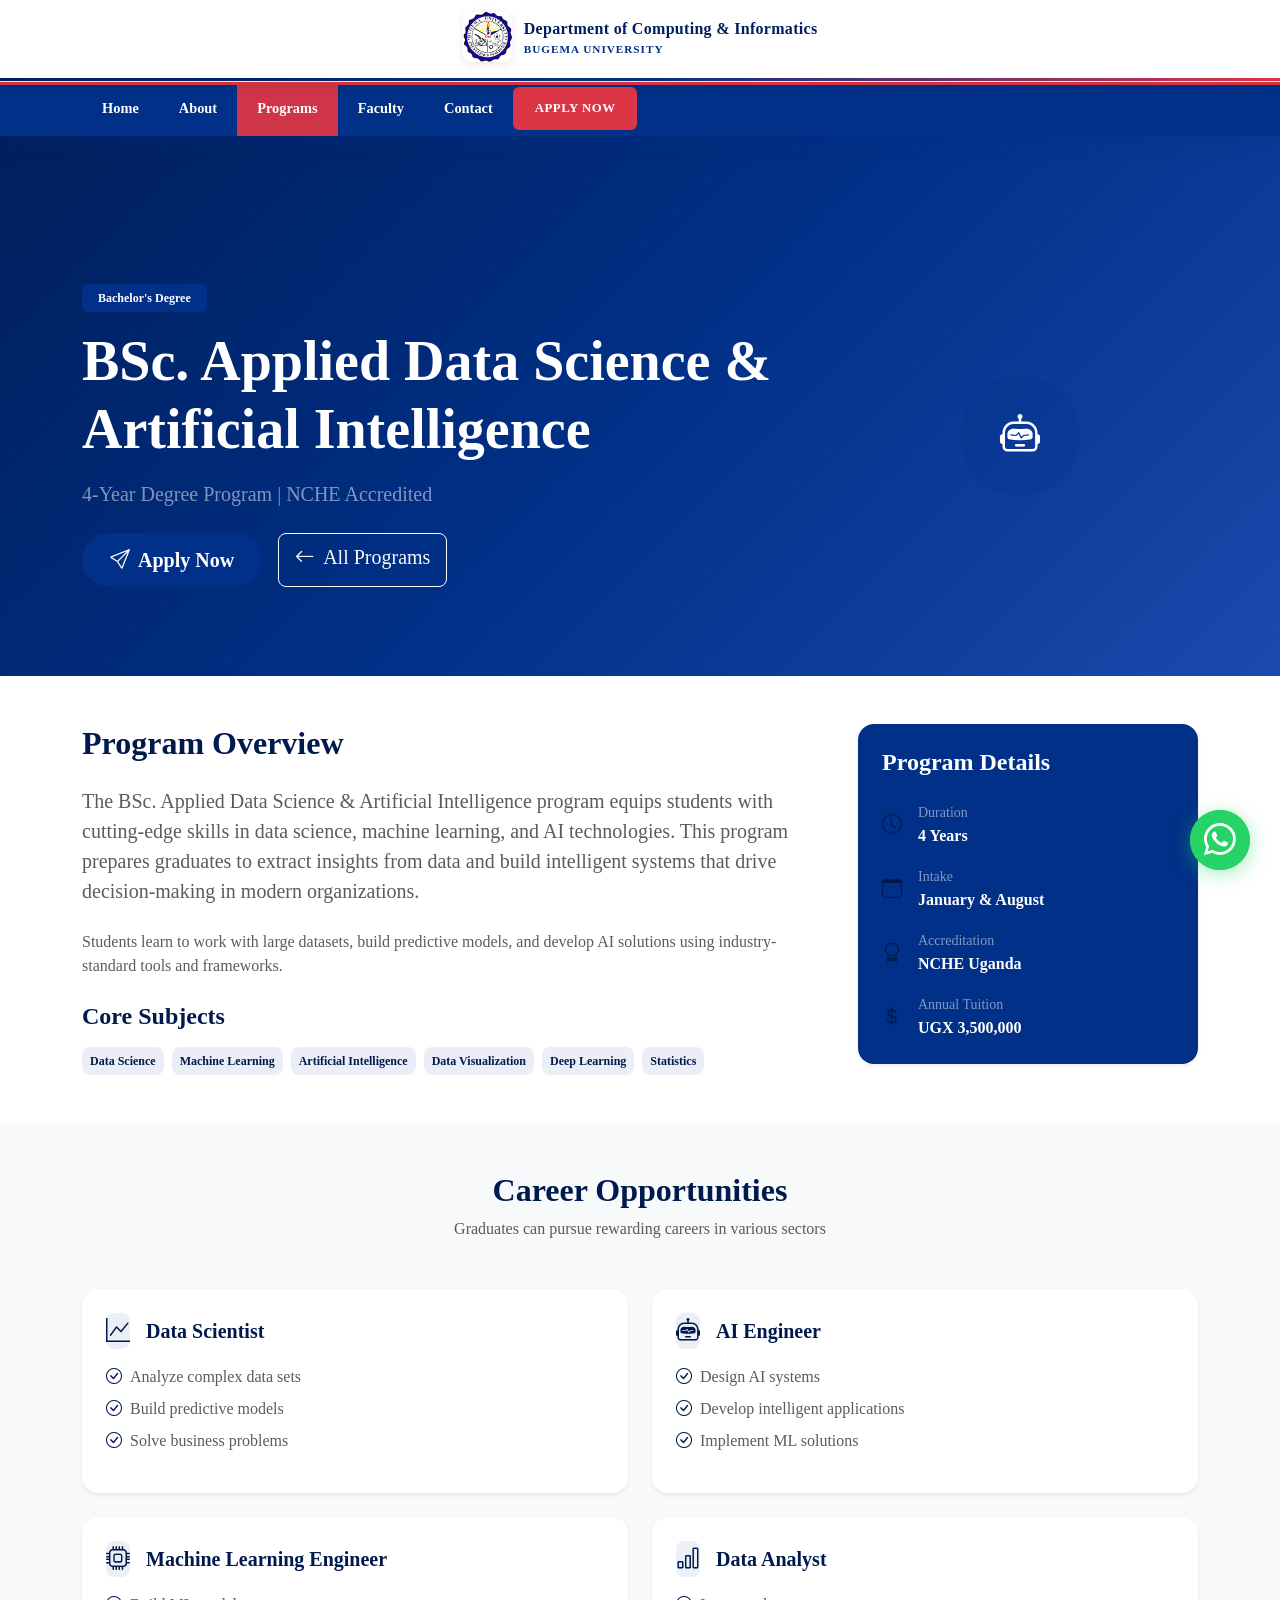
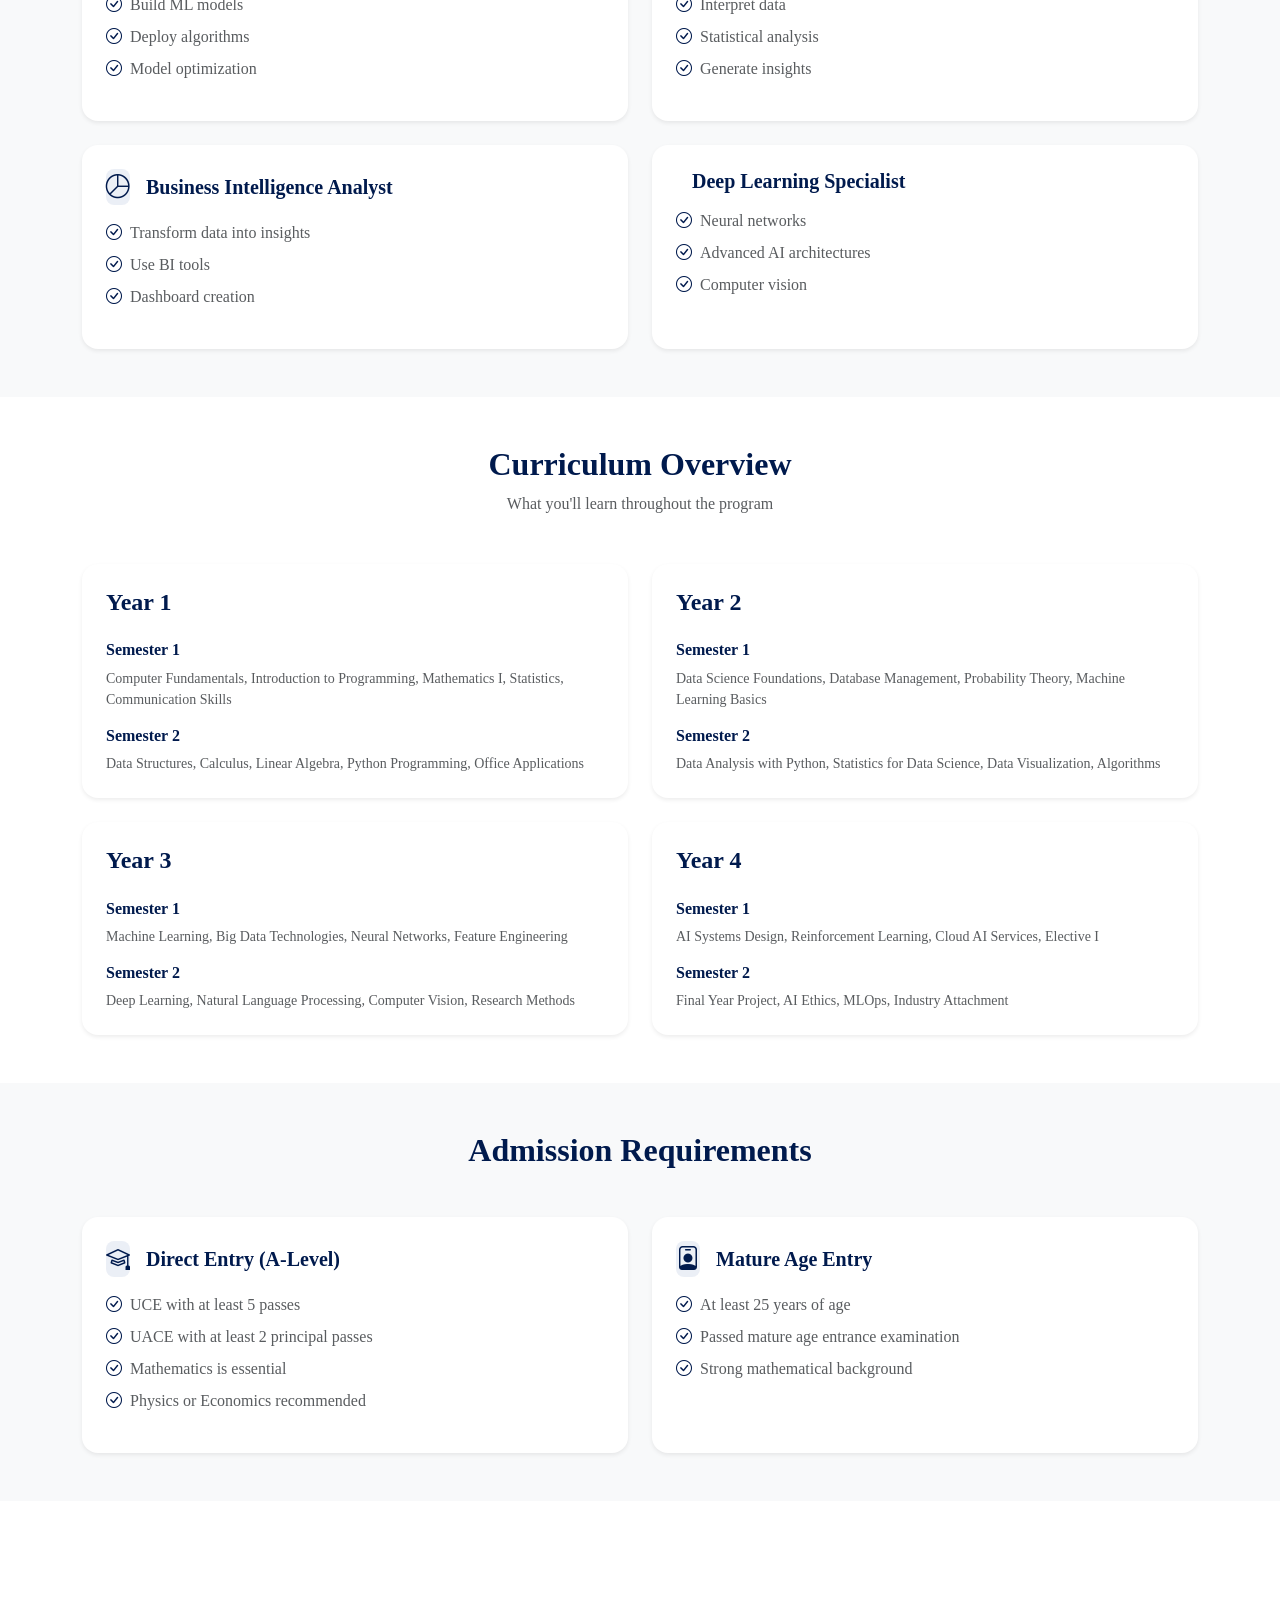
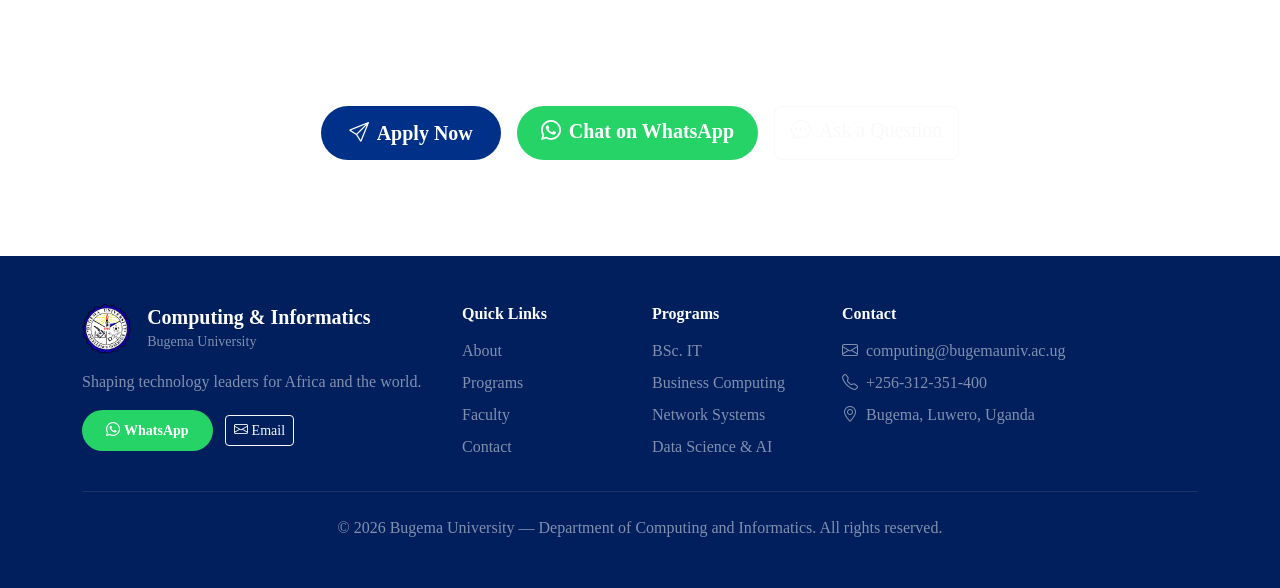
<file: data-science-ai.html>
<!DOCTYPE html>
<html lang="en">
<head>
    <meta charset="UTF-8">
    <meta name="viewport" content="width=device-width, initial-scale=1.0">
    <title>BSc. Applied Data Science & Artificial Intelligence | Bugema University</title>
    <meta name="description" content="Learn about the BSc. Applied Data Science & Artificial Intelligence program at Bugema University. Career opportunities, subjects, and admission requirements.">
    <link rel="icon" href="images/Bugema_logo.png">
    <link href="https://cdn.jsdelivr.net/npm/bootstrap@5.3.2/dist/css/bootstrap.min.css" rel="stylesheet">
    <link rel="stylesheet" href="https://cdn.jsdelivr.net/npm/bootstrap-icons@1.11.1/font/bootstrap-icons.css">
    <link rel="stylesheet" href="css/style.css">
</head>
<body>
        <!-- Top Bar with Logo -->
    <div class="top-bar">
        <div class="container">
            <a class="top-bar-brand" href="index.html">
                <img src="images/Bugema_logo.png" alt="Bugema University Logo">
                <div class="brand-text">
                    <span class="brand-title">Department of Computing & Informatics</span>
                    <span class="brand-subtitle">Bugema University</span>
                </div>
            </a>
        </div>
    </div>

    <!-- Main Navigation -->
    <nav class="main-navbar">
        <div class="container">
            <button class="navbar-toggler border-0" type="button" data-bs-toggle="collapse" data-bs-target="#navbarNav">
                <span class="navbar-toggler-icon"></span>
            </button>
            <div class="navbar-collapse" id="navbarNav">
                <ul class="navbar-nav align-items-lg-center">
                    <li class="nav-item"><a class="nav-link" href="index.html">Home</a></li>
                    <li class="nav-item"><a class="nav-link" href="about.html">About</a></li>
                    <li class="nav-item"><a class="nav-link active" href="programs.html">Programs</a></li>
                    <li class="nav-item"><a class="nav-link" href="faculty.html">Faculty</a></li>
                    <li class="nav-item"><a class="nav-link" href="contact.html">Contact</a></li>
                    <li class="nav-item navbar-btn">
                        <a class="btn btn-bugema" href="application.html">Apply Now</a>
                    </li>
                </ul>
            </div>
        </div>
    </nav>

    <!-- Page Hero -->
    <section class="page-hero-section hero-section">
        <div class="hero-overlay"></div>
        <div class="container hero-content">
            <div class="row align-items-center">
                <div class="col-lg-8 text-center text-lg-start">
                    <span class="badge bg-bugema text-white mb-3 px-3 py-2">Bachelor's Degree</span>
                    <h1 class="display-4 fw-bold text-white mb-3">BSc. Applied Data Science & Artificial Intelligence</h1>
                    <p class="lead text-white-50 mb-4">4-Year Degree Program | NCHE Accredited</p>
                    <div class="d-flex gap-3 justify-content-center justify-content-lg-start flex-wrap">
                        <a href="application.html" class="btn btn-bugema btn-lg"><i class="bi bi-send me-2"></i>Apply Now</a>
                        <a href="programs.html" class="btn btn-outline-light btn-lg"><i class="bi bi-arrow-left me-2"></i>All Programs</a>
                    </div>
                </div>
                <div class="col-lg-4 d-none d-lg-block text-center">
                    <div class="icon-box mx-auto" style="width: 120px; height: 120px; background: rgba(0,48,135,0.2); border-radius: 50%; display: flex; align-items: center; justify-content: center;">
                        <i class="bi bi-robot text-white fs-1"></i>
                    </div>
                </div>
            </div>
        </div>
    </section>

    <!-- Overview -->
    <section class="py-5">
        <div class="container">
            <div class="row g-5">
                <div class="col-lg-8">
                    <h2 class="fw-bold text-bugema mb-4">Program Overview</h2>
                    <p class="text-muted lead mb-4">The BSc. Applied Data Science & Artificial Intelligence program equips students with cutting-edge skills in data science, machine learning, and AI technologies. This program prepares graduates to extract insights from data and build intelligent systems that drive decision-making in modern organizations.</p>
                    <p class="text-muted">Students learn to work with large datasets, build predictive models, and develop AI solutions using industry-standard tools and frameworks.</p>
                    <h4 class="fw-bold text-bugema mt-4 mb-3">Core Subjects</h4>
                    <div class="d-flex flex-wrap gap-2">
                        <span class="badge bg-bugema-subtle text-bugema p-2 rounded-3">Data Science</span>
                        <span class="badge bg-bugema-subtle text-bugema p-2 rounded-3">Machine Learning</span>
                        <span class="badge bg-bugema-subtle text-bugema p-2 rounded-3">Artificial Intelligence</span>
                        <span class="badge bg-bugema-subtle text-bugema p-2 rounded-3">Data Visualization</span>
                        <span class="badge bg-bugema-subtle text-bugema p-2 rounded-3">Deep Learning</span>
                        <span class="badge bg-bugema-subtle text-bugema p-2 rounded-3">Statistics</span>
                    </div>
                </div>
                <div class="col-lg-4">
                    <div class="card border-0 shadow-sm rounded-4 p-4 bg-bugema text-white">
                        <h4 class="fw-bold mb-4">Program Details</h4>
                        <div class="d-flex align-items-center mb-3">
                            <i class="bi bi-clock fs-5 me-3 text-bugema"></i>
                            <div>
                                <small class="text-white-50">Duration</small>
                                <p class="mb-0 fw-semibold">4 Years</p>
                            </div>
                        </div>
                        <div class="d-flex align-items-center mb-3">
                            <i class="bi bi-calendar fs-5 me-3 text-bugema"></i>
                            <div>
                                <small class="text-white-50">Intake</small>
                                <p class="mb-0 fw-semibold">January & August</p>
                            </div>
                        </div>
                        <div class="d-flex align-items-center mb-3">
                            <i class="bi bi-award fs-5 me-3 text-bugema"></i>
                            <div>
                                <small class="text-white-50">Accreditation</small>
                                <p class="mb-0 fw-semibold">NCHE Uganda</p>
                            </div>
                        </div>
                        <div class="d-flex align-items-center">
                            <i class="bi bi-currency-dollar fs-5 me-3 text-bugema"></i>
                            <div>
                                <small class="text-white-50">Annual Tuition</small>
                                <p class="mb-0 fw-semibold">UGX 3,500,000</p>
                            </div>
                        </div>
                    </div>
                </div>
            </div>
        </div>
    </section>

    <!-- Career Paths -->
    <section class="py-5 bg-light">
        <div class="container">
            <div class="text-center mb-5">
                <h2 class="fw-bold text-bugema">Career Opportunities</h2>
                <p class="text-muted">Graduates can pursue rewarding careers in various sectors</p>
            </div>
            <div class="row g-4">
                <div class="col-md-6">
                    <div class="card h-100 border-0 shadow-sm rounded-4 p-4">
                        <div class="d-flex align-items-center mb-3">
                            <div class="icon-box bg-bugema-subtle text-bugema rounded-3 me-3">
                                <i class="bi bi-graph-up fs-4"></i>
                            </div>
                            <h4 class="h5 fw-bold text-bugema mb-0">Data Scientist</h4>
                        </div>
                        <ul class="list-unstyled text-muted">
                            <li class="mb-2"><i class="bi bi-check-circle text-bugema me-2"></i>Analyze complex data sets</li>
                            <li class="mb-2"><i class="bi bi-check-circle text-bugema me-2"></i>Build predictive models</li>
                            <li><i class="bi bi-check-circle text-bugema me-2"></i>Solve business problems</li>
                        </ul>
                    </div>
                </div>
                <div class="col-md-6">
                    <div class="card h-100 border-0 shadow-sm rounded-4 p-4">
                        <div class="d-flex align-items-center mb-3">
                            <div class="icon-box bg-bugema-subtle text-bugema rounded-3 me-3">
                                <i class="bi bi-robot fs-4"></i>
                            </div>
                            <h4 class="h5 fw-bold text-bugema mb-0">AI Engineer</h4>
                        </div>
                        <ul class="list-unstyled text-muted">
                            <li class="mb-2"><i class="bi bi-check-circle text-bugema me-2"></i>Design AI systems</li>
                            <li class="mb-2"><i class="bi bi-check-circle text-bugema me-2"></i>Develop intelligent applications</li>
                            <li><i class="bi bi-check-circle text-bugema me-2"></i>Implement ML solutions</li>
                        </ul>
                    </div>
                </div>
                <div class="col-md-6">
                    <div class="card h-100 border-0 shadow-sm rounded-4 p-4">
                        <div class="d-flex align-items-center mb-3">
                            <div class="icon-box bg-bugema-subtle text-bugema rounded-3 me-3">
                                <i class="bi bi-cpu fs-4"></i>
                            </div>
                            <h4 class="h5 fw-bold text-bugema mb-0">Machine Learning Engineer</h4>
                        </div>
                        <ul class="list-unstyled text-muted">
                            <li class="mb-2"><i class="bi bi-check-circle text-bugema me-2"></i>Build ML models</li>
                            <li class="mb-2"><i class="bi bi-check-circle text-bugema me-2"></i>Deploy algorithms</li>
                            <li><i class="bi bi-check-circle text-bugema me-2"></i>Model optimization</li>
                        </ul>
                    </div>
                </div>
                <div class="col-md-6">
                    <div class="card h-100 border-0 shadow-sm rounded-4 p-4">
                        <div class="d-flex align-items-center mb-3">
                            <div class="icon-box bg-bugema-subtle text-bugema rounded-3 me-3">
                                <i class="bi bi-bar-chart fs-4"></i>
                            </div>
                            <h4 class="h5 fw-bold text-bugema mb-0">Data Analyst</h4>
                        </div>
                        <ul class="list-unstyled text-muted">
                            <li class="mb-2"><i class="bi bi-check-circle text-bugema me-2"></i>Interpret data</li>
                            <li class="mb-2"><i class="bi bi-check-circle text-bugema me-2"></i>Statistical analysis</li>
                            <li><i class="bi bi-check-circle text-bugema me-2"></i>Generate insights</li>
                        </ul>
                    </div>
                </div>
                <div class="col-md-6">
                    <div class="card h-100 border-0 shadow-sm rounded-4 p-4">
                        <div class="d-flex align-items-center mb-3">
                            <div class="icon-box bg-bugema-subtle text-bugema rounded-3 me-3">
                                <i class="bi bi-pie-chart fs-4"></i>
                            </div>
                            <h4 class="h5 fw-bold text-bugema mb-0">Business Intelligence Analyst</h4>
                        </div>
                        <ul class="list-unstyled text-muted">
                            <li class="mb-2"><i class="bi bi-check-circle text-bugema me-2"></i>Transform data into insights</li>
                            <li class="mb-2"><i class="bi bi-check-circle text-bugema me-2"></i>Use BI tools</li>
                            <li><i class="bi bi-check-circle text-bugema me-2"></i>Dashboard creation</li>
                        </ul>
                    </div>
                </div>
                <div class="col-md-6">
                    <div class="card h-100 border-0 shadow-sm rounded-4 p-4">
                        <div class="d-flex align-items-center mb-3">
                            <div class="icon-box bg-bugema-subtle text-bugema rounded-3 me-3">
                                <i class="bi bi-brain fs-4"></i>
                            </div>
                            <h4 class="h5 fw-bold text-bugema mb-0">Deep Learning Specialist</h4>
                        </div>
                        <ul class="list-unstyled text-muted">
                            <li class="mb-2"><i class="bi bi-check-circle text-bugema me-2"></i>Neural networks</li>
                            <li class="mb-2"><i class="bi bi-check-circle text-bugema me-2"></i>Advanced AI architectures</li>
                            <li><i class="bi bi-check-circle text-bugema me-2"></i>Computer vision</li>
                        </ul>
                    </div>
                </div>
            </div>
        </div>
    </section>

    <!-- Curriculum -->
    <section class="py-5">
        <div class="container">
            <div class="text-center mb-5">
                <h2 class="fw-bold text-bugema">Curriculum Overview</h2>
                <p class="text-muted">What you'll learn throughout the program</p>
            </div>
            <div class="row g-4">
                <div class="col-md-6">
                    <div class="card h-100 border-0 shadow-sm rounded-4 p-4">
                        <h4 class="fw-bold text-bugema mb-4">Year 1</h4>
                        <div class="mb-3">
                            <h6 class="fw-bold text-bugema">Semester 1</h6>
                            <p class="text-muted small mb-0">Computer Fundamentals, Introduction to Programming, Mathematics I, Statistics, Communication Skills</p>
                        </div>
                        <div>
                            <h6 class="fw-bold text-bugema">Semester 2</h6>
                            <p class="text-muted small mb-0">Data Structures, Calculus, Linear Algebra, Python Programming, Office Applications</p>
                        </div>
                    </div>
                </div>
                <div class="col-md-6">
                    <div class="card h-100 border-0 shadow-sm rounded-4 p-4">
                        <h4 class="fw-bold text-bugema mb-4">Year 2</h4>
                        <div class="mb-3">
                            <h6 class="fw-bold text-bugema">Semester 1</h6>
                            <p class="text-muted small mb-0">Data Science Foundations, Database Management, Probability Theory, Machine Learning Basics</p>
                        </div>
                        <div>
                            <h6 class="fw-bold text-bugema">Semester 2</h6>
                            <p class="text-muted small mb-0">Data Analysis with Python, Statistics for Data Science, Data Visualization, Algorithms</p>
                        </div>
                    </div>
                </div>
                <div class="col-md-6">
                    <div class="card h-100 border-0 shadow-sm rounded-4 p-4">
                        <h4 class="fw-bold text-bugema mb-4">Year 3</h4>
                        <div class="mb-3">
                            <h6 class="fw-bold text-bugema">Semester 1</h6>
                            <p class="text-muted small mb-0">Machine Learning, Big Data Technologies, Neural Networks, Feature Engineering</p>
                        </div>
                        <div>
                            <h6 class="fw-bold text-bugema">Semester 2</h6>
                            <p class="text-muted small mb-0">Deep Learning, Natural Language Processing, Computer Vision, Research Methods</p>
                        </div>
                    </div>
                </div>
                <div class="col-md-6">
                    <div class="card h-100 border-0 shadow-sm rounded-4 p-4">
                        <h4 class="fw-bold text-bugema mb-4">Year 4</h4>
                        <div class="mb-3">
                            <h6 class="fw-bold text-bugema">Semester 1</h6>
                            <p class="text-muted small mb-0">AI Systems Design, Reinforcement Learning, Cloud AI Services, Elective I</p>
                        </div>
                        <div>
                            <h6 class="fw-bold text-bugema">Semester 2</h6>
                            <p class="text-muted small mb-0">Final Year Project, AI Ethics, MLOps, Industry Attachment</p>
                        </div>
                    </div>
                </div>
            </div>
        </div>
    </section>

    <!-- Requirements -->
    <section class="py-5 bg-light">
        <div class="container">
            <div class="text-center mb-5">
                <h2 class="fw-bold text-bugema">Admission Requirements</h2>
            </div>
            <div class="row g-4 justify-content-center">
                <div class="col-md-6">
                    <div class="card h-100 border-0 shadow-sm rounded-4 p-4">
                        <div class="d-flex align-items-center mb-3">
                            <div class="icon-box bg-bugema-subtle text-bugema rounded-3 me-3">
                                <i class="bi bi-mortarboard fs-4"></i>
                            </div>
                            <h4 class="h5 fw-bold text-bugema mb-0">Direct Entry (A-Level)</h4>
                        </div>
                        <ul class="list-unstyled text-muted">
                            <li class="mb-2"><i class="bi bi-check-circle text-bugema me-2"></i>UCE with at least 5 passes</li>
                            <li class="mb-2"><i class="bi bi-check-circle text-bugema me-2"></i>UACE with at least 2 principal passes</li>
                            <li class="mb-2"><i class="bi bi-check-circle text-bugema me-2"></i>Mathematics is essential</li>
                            <li><i class="bi bi-check-circle text-bugema me-2"></i>Physics or Economics recommended</li>
                        </ul>
                    </div>
                </div>
                <div class="col-md-6">
                    <div class="card h-100 border-0 shadow-sm rounded-4 p-4">
                        <div class="d-flex align-items-center mb-3">
                            <div class="icon-box bg-bugema-subtle text-bugema rounded-3 me-3">
                                <i class="bi bi-person-badge fs-4"></i>
                            </div>
                            <h4 class="h5 fw-bold text-bugema mb-0">Mature Age Entry</h4>
                        </div>
                        <ul class="list-unstyled text-muted">
                            <li class="mb-2"><i class="bi bi-check-circle text-bugema me-2"></i>At least 25 years of age</li>
                            <li class="mb-2"><i class="bi bi-check-circle text-bugema me-2"></i>Passed mature age entrance examination</li>
                            <li><i class="bi bi-check-circle text-bugema me-2"></i>Strong mathematical background</li>
                        </ul>
                    </div>
                </div>
            </div>
        </div>
    </section>

    <!-- CTA Section -->
    <section class="cta-section py-5 text-white">
        <div class="container text-center py-5">
            <h2 class="fw-bold mb-3">Ready to Start Your IT Journey?</h2>
            <p class="lead mb-4 opacity-75">Join Bugema University and become a skilled IT professional.</p>
            <div class="d-flex gap-3 justify-content-center flex-wrap">
                <a href="application.html" class="btn btn-bugema btn-lg"><i class="bi bi-send me-2"></i>Apply Now</a>
                <a href="https://wa.me/256779793746" target="_blank" class="btn btn-whatsapp btn-lg"><i class="bi bi-whatsapp me-2"></i>Chat on WhatsApp</a>
                <a href="contact.html" class="btn btn-outline-light btn-lg"><i class="bi bi-chat-dots me-2"></i>Ask a Question</a>
            </div>
        </div>
    </section>

    <!-- Footer -->
    <footer class="footer py-5">
        <div class="container">
            <div class="row g-4">
                <div class="col-lg-4">
                    <div class="d-flex align-items-center mb-3">
                        <img src="images/Bugema_logo.png" alt="Logo" height="50" class="me-3 rounded-3">
                        <div>
                            <h5 class="text-white fw-bold mb-0">Computing & Informatics</h5>
                            <small class="text-white-50">Bugema University</small>
                        </div>
                    </div>
                    <p class="text-white-50">Shaping technology leaders for Africa and the world.</p>
                    <div class="mt-3">
                        <a href="https://wa.me/256779793746" target="_blank" class="btn btn-whatsapp btn-sm me-2">
                            <i class="bi bi-whatsapp me-1"></i>WhatsApp
                        </a>
                        <a href="mailto:computing@bugemauniv.ac.ug" class="btn btn-outline-light btn-sm">
                            <i class="bi bi-envelope me-1"></i>Email
                        </a>
                    </div>
                </div>
                <div class="col-6 col-lg-2">
                    <h6 class="text-white fw-bold mb-3">Quick Links</h6>
                    <ul class="list-unstyled mb-0">
                        <li class="mb-2"><a href="about.html" class="text-white-50 text-decoration-none">About</a></li>
                        <li class="mb-2"><a href="programs.html" class="text-white-50 text-decoration-none">Programs</a></li>
                        <li class="mb-2"><a href="faculty.html" class="text-white-50 text-decoration-none">Faculty</a></li>
                        <li class="mb-2"><a href="contact.html" class="text-white-50 text-decoration-none">Contact</a></li>
                    </ul>
                </div>
                <div class="col-6 col-lg-2">
                    <h6 class="text-white fw-bold mb-3">Programs</h6>
                    <ul class="list-unstyled mb-0">
                        <li class="mb-2"><a href="bachelor-it.html" class="text-white-50 text-decoration-none">BSc. IT</a></li>
                        <li class="mb-2"><a href="business-computing.html" class="text-white-50 text-decoration-none">Business Computing</a></li>
                        <li class="mb-2"><a href="network-systems.html" class="text-white-50 text-decoration-none">Network Systems</a></li>
                        <li class="mb-2"><a href="data-science-ai.html" class="text-white-50 text-decoration-none">Data Science & AI</a></li>
                    </ul>
                </div>
                <div class="col-lg-4">
                    <h6 class="text-white fw-bold mb-3">Contact</h6>
                    <ul class="list-unstyled text-white-50 mb-0">
                        <li class="mb-2"><a href="mailto:computing@bugemauniv.ac.ug" class="text-white-50 text-decoration-none"><i class="bi bi-envelope me-2"></i>computing@bugemauniv.ac.ug</a></li>
                        <li class="mb-2"><a href="tel:+256312351400" class="text-white-50 text-decoration-none"><i class="bi bi-telephone me-2"></i>+256-312-351-400</a></li>
                        <li class="mb-2"><i class="bi bi-geo-alt me-2"></i>Bugema, Luwero, Uganda</li>
                    </ul>
                </div>
            </div>
            <hr class="my-4 border-secondary">
            <p class="text-center text-white-50 mb-0">&copy; 2026 Bugema University — Department of Computing and Informatics. All rights reserved.</p>
        </div>
    </footer>

    <script src="https://cdn.jsdelivr.net/npm/bootstrap@5.3.2/dist/js/bootstrap.bundle.min.js"></script>
    <script src="js/main.js"></script>

    <!-- Floating WhatsApp Button -->
    <a href="https://wa.me/256779793746" target="_blank" class="whatsapp-float" aria-label="Chat on WhatsApp">
        <i class="bi bi-whatsapp"></i>
    </a>
</body>
</html>
</file>
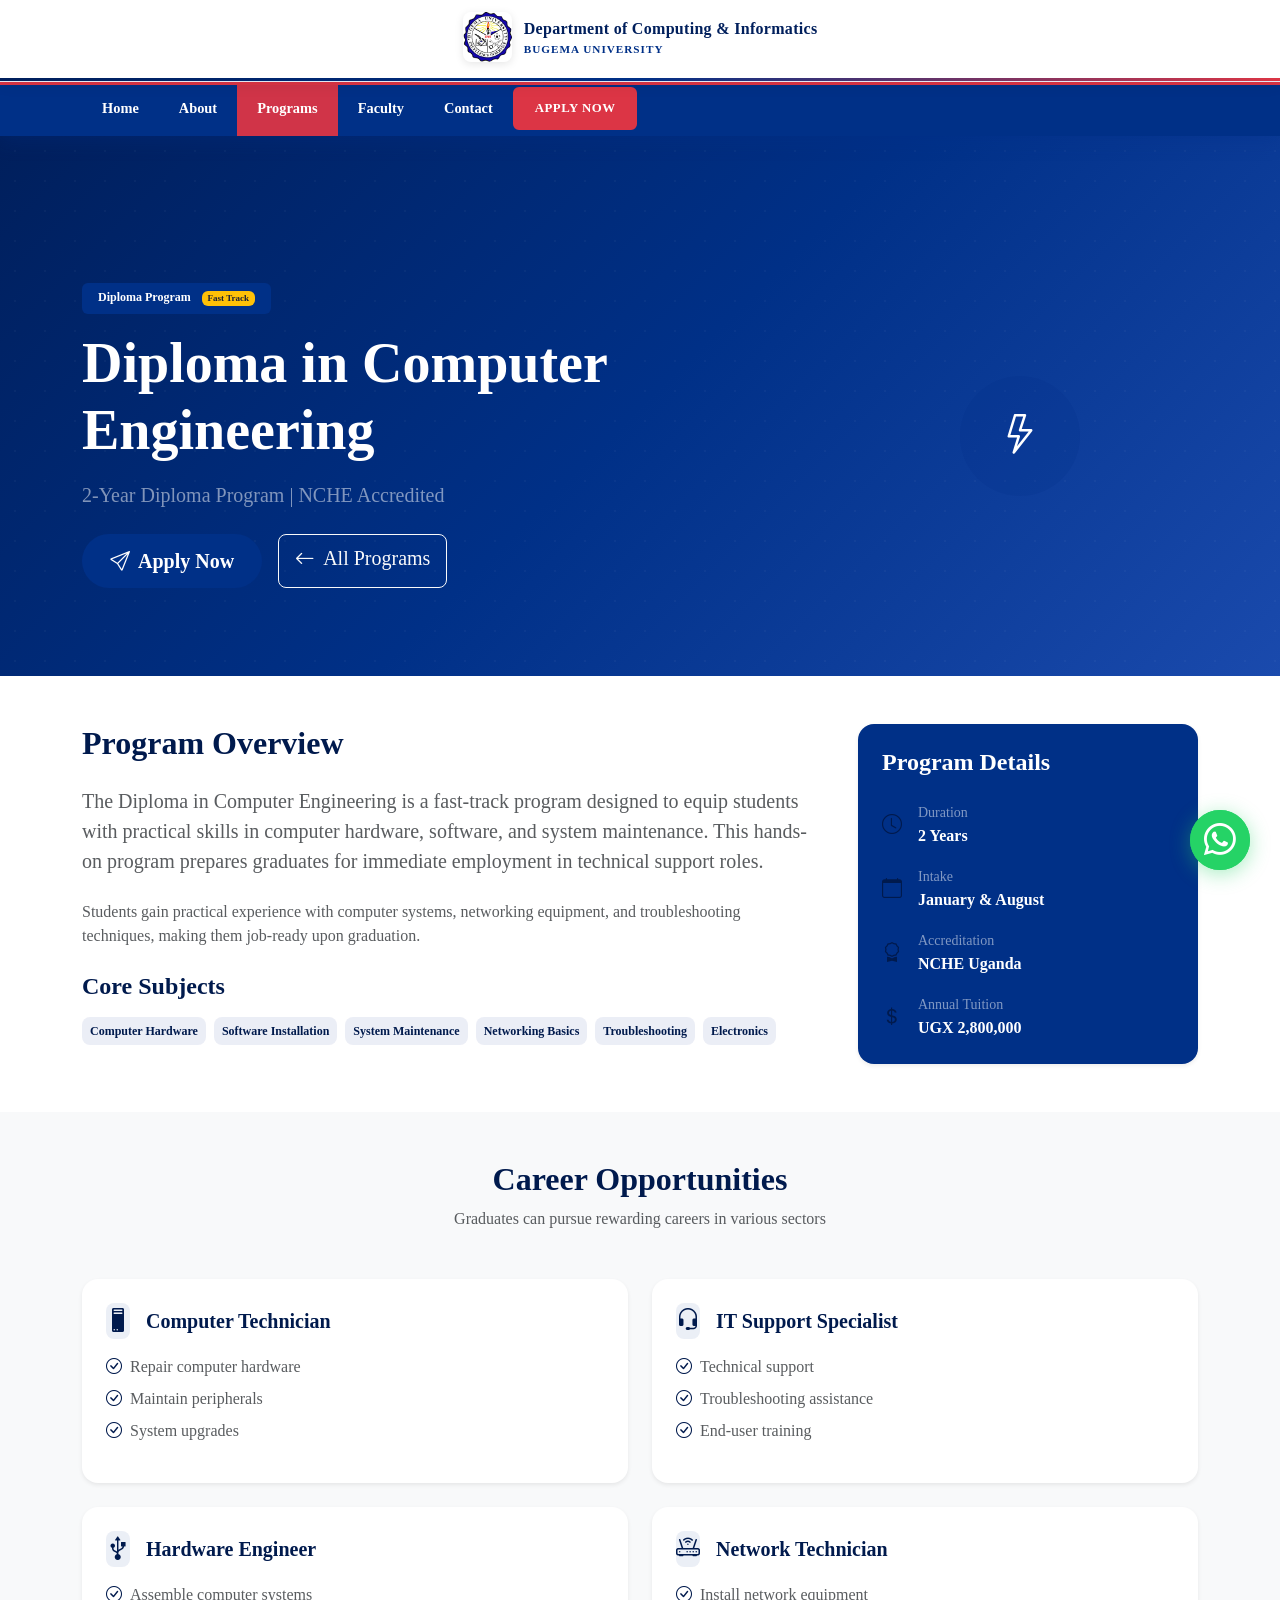
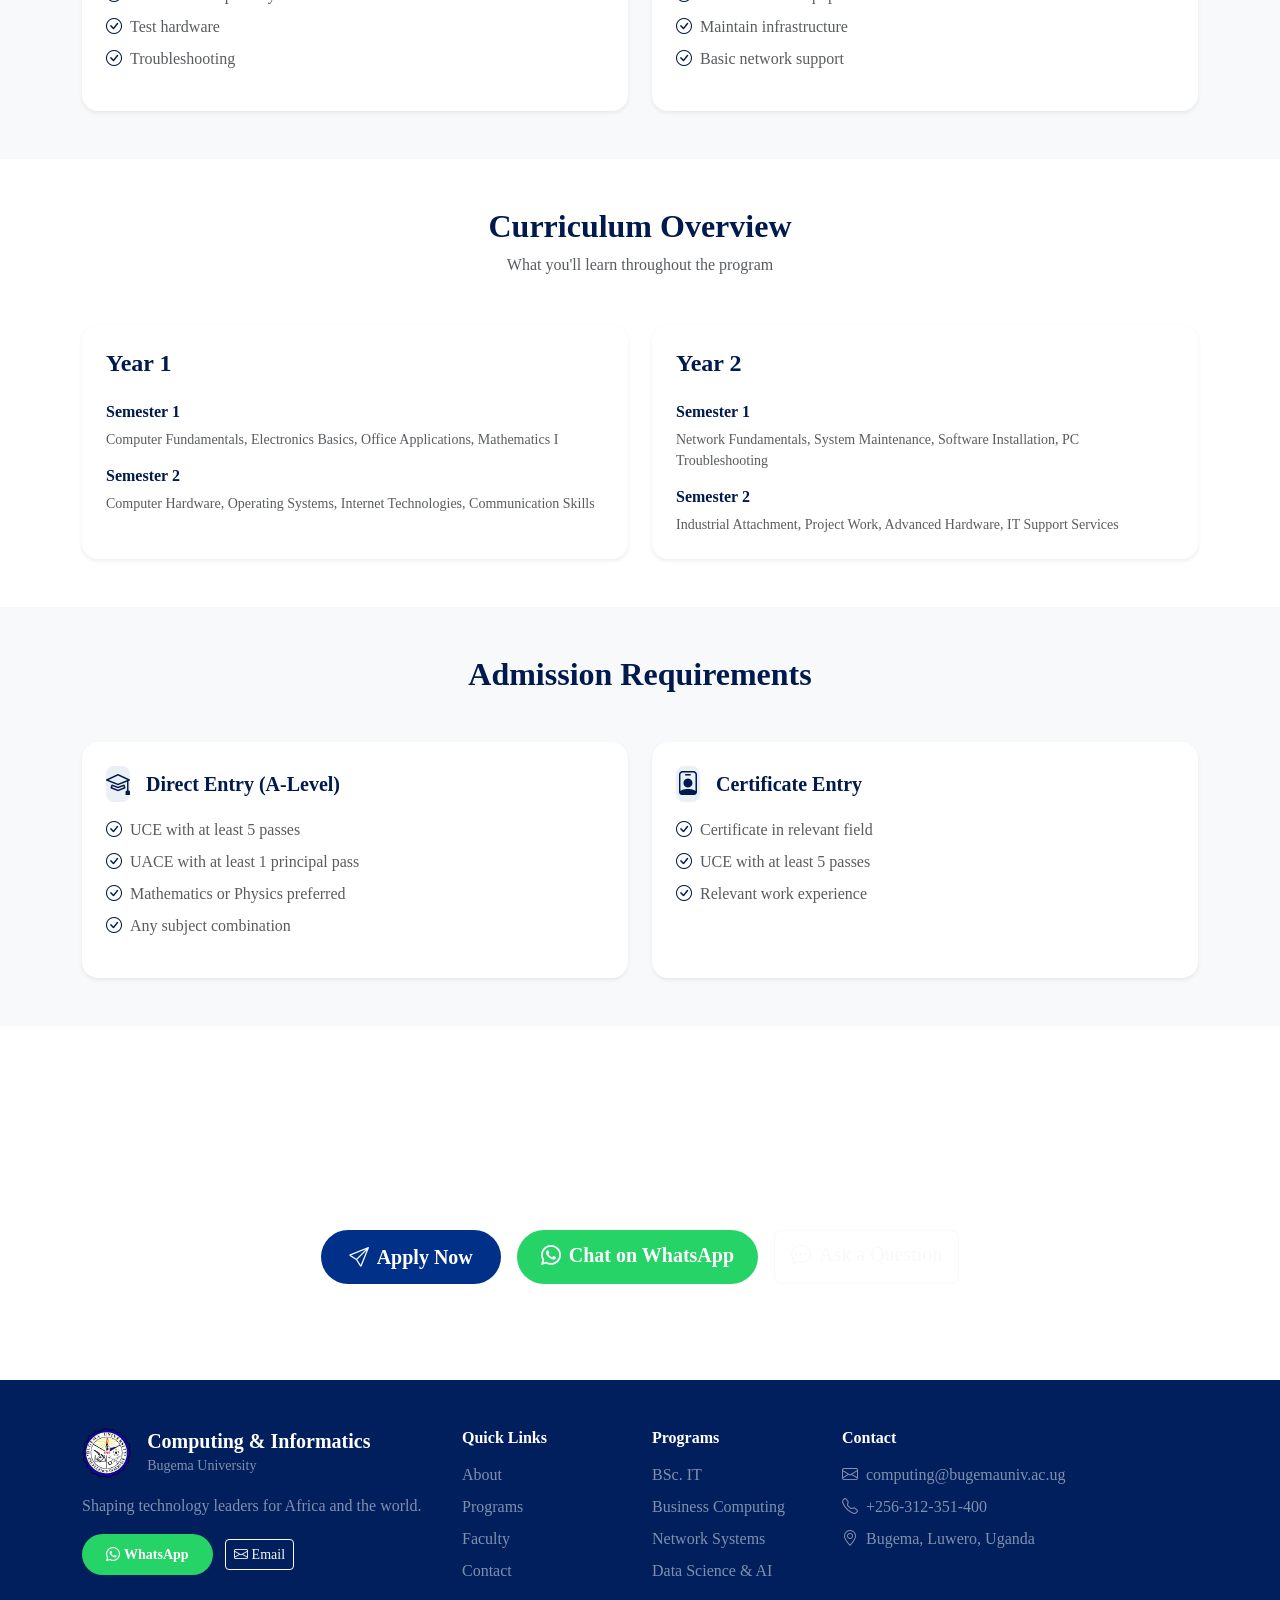
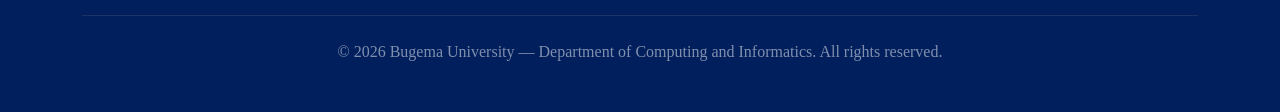
<file: diploma-computer-engineering.html>
<!DOCTYPE html>
<html lang="en">
<head>
    <meta charset="UTF-8">
    <meta name="viewport" content="width=device-width, initial-scale=1.0">
    <title>Diploma in Computer Engineering | Bugema University</title>
    <meta name="description" content="Learn about the Diploma in Computer Engineering program at Bugema University. Career opportunities, subjects, and admission requirements.">
    <link rel="icon" href="images/Bugema_logo.png">
    <link href="https://cdn.jsdelivr.net/npm/bootstrap@5.3.2/dist/css/bootstrap.min.css" rel="stylesheet">
    <link rel="stylesheet" href="https://cdn.jsdelivr.net/npm/bootstrap-icons@1.11.1/font/bootstrap-icons.css">
    <link rel="stylesheet" href="css/style.css">
</head>
<body>
        <!-- Top Bar with Logo -->
    <div class="top-bar">
        <div class="container">
            <a class="top-bar-brand" href="index.html">
                <img src="images/Bugema_logo.png" alt="Bugema University Logo">
                <div class="brand-text">
                    <span class="brand-title">Department of Computing & Informatics</span>
                    <span class="brand-subtitle">Bugema University</span>
                </div>
            </a>
        </div>
    </div>

    <!-- Main Navigation -->
    <nav class="main-navbar">
        <div class="container">
            <button class="navbar-toggler border-0" type="button" data-bs-toggle="collapse" data-bs-target="#navbarNav">
                <span class="navbar-toggler-icon"></span>
            </button>
            <div class="navbar-collapse" id="navbarNav">
                <ul class="navbar-nav align-items-lg-center">
                    <li class="nav-item"><a class="nav-link" href="index.html">Home</a></li>
                    <li class="nav-item"><a class="nav-link" href="about.html">About</a></li>
                    <li class="nav-item"><a class="nav-link active" href="programs.html">Programs</a></li>
                    <li class="nav-item"><a class="nav-link" href="faculty.html">Faculty</a></li>
                    <li class="nav-item"><a class="nav-link" href="contact.html">Contact</a></li>
                    <li class="nav-item navbar-btn">
                        <a class="btn btn-bugema" href="application.html">Apply Now</a>
                    </li>
                </ul>
            </div>
        </div>
    </nav>

    <!-- Page Hero -->
    <section class="page-hero-section hero-section">
        <div class="hero-overlay"></div>
        <div class="container hero-content">
            <div class="row align-items-center">
                <div class="col-lg-8 text-center text-lg-start">
                    <span class="badge bg-bugema text-white mb-3 px-3 py-2">Diploma Program <span class="badge bg-warning text-dark ms-2">Fast Track</span></span>
                    <h1 class="display-4 fw-bold text-white mb-3">Diploma in Computer Engineering</h1>
                    <p class="lead text-white-50 mb-4">2-Year Diploma Program | NCHE Accredited</p>
                    <div class="d-flex gap-3 justify-content-center justify-content-lg-start flex-wrap">
                        <a href="application.html" class="btn btn-bugema btn-lg"><i class="bi bi-send me-2"></i>Apply Now</a>
                        <a href="programs.html" class="btn btn-outline-light btn-lg"><i class="bi bi-arrow-left me-2"></i>All Programs</a>
                    </div>
                </div>
                <div class="col-lg-4 d-none d-lg-block text-center">
                    <div class="icon-box mx-auto" style="width: 120px; height: 120px; background: rgba(0,48,135,0.2); border-radius: 50%; display: flex; align-items: center; justify-content: center;">
                        <i class="bi bi-lightning text-white fs-1"></i>
                    </div>
                </div>
            </div>
        </div>
    </section>

    <!-- Overview -->
    <section class="py-5">
        <div class="container">
            <div class="row g-5">
                <div class="col-lg-8">
                    <h2 class="fw-bold text-bugema mb-4">Program Overview</h2>
                    <p class="text-muted lead mb-4">The Diploma in Computer Engineering is a fast-track program designed to equip students with practical skills in computer hardware, software, and system maintenance. This hands-on program prepares graduates for immediate employment in technical support roles.</p>
                    <p class="text-muted">Students gain practical experience with computer systems, networking equipment, and troubleshooting techniques, making them job-ready upon graduation.</p>
                    <h4 class="fw-bold text-bugema mt-4 mb-3">Core Subjects</h4>
                    <div class="d-flex flex-wrap gap-2">
                        <span class="badge bg-bugema-subtle text-bugema p-2 rounded-3">Computer Hardware</span>
                        <span class="badge bg-bugema-subtle text-bugema p-2 rounded-3">Software Installation</span>
                        <span class="badge bg-bugema-subtle text-bugema p-2 rounded-3">System Maintenance</span>
                        <span class="badge bg-bugema-subtle text-bugema p-2 rounded-3">Networking Basics</span>
                        <span class="badge bg-bugema-subtle text-bugema p-2 rounded-3">Troubleshooting</span>
                        <span class="badge bg-bugema-subtle text-bugema p-2 rounded-3">Electronics</span>
                    </div>
                </div>
                <div class="col-lg-4">
                    <div class="card border-0 shadow-sm rounded-4 p-4 bg-bugema text-white">
                        <h4 class="fw-bold mb-4">Program Details</h4>
                        <div class="d-flex align-items-center mb-3">
                            <i class="bi bi-clock fs-5 me-3 text-bugema"></i>
                            <div>
                                <small class="text-white-50">Duration</small>
                                <p class="mb-0 fw-semibold">2 Years</p>
                            </div>
                        </div>
                        <div class="d-flex align-items-center mb-3">
                            <i class="bi bi-calendar fs-5 me-3 text-bugema"></i>
                            <div>
                                <small class="text-white-50">Intake</small>
                                <p class="mb-0 fw-semibold">January & August</p>
                            </div>
                        </div>
                        <div class="d-flex align-items-center mb-3">
                            <i class="bi bi-award fs-5 me-3 text-bugema"></i>
                            <div>
                                <small class="text-white-50">Accreditation</small>
                                <p class="mb-0 fw-semibold">NCHE Uganda</p>
                            </div>
                        </div>
                        <div class="d-flex align-items-center">
                            <i class="bi bi-currency-dollar fs-5 me-3 text-bugema"></i>
                            <div>
                                <small class="text-white-50">Annual Tuition</small>
                                <p class="mb-0 fw-semibold">UGX 2,800,000</p>
                            </div>
                        </div>
                    </div>
                </div>
            </div>
        </div>
    </section>

    <!-- Career Paths -->
    <section class="py-5 bg-light">
        <div class="container">
            <div class="text-center mb-5">
                <h2 class="fw-bold text-bugema">Career Opportunities</h2>
                <p class="text-muted">Graduates can pursue rewarding careers in various sectors</p>
            </div>
            <div class="row g-4">
                <div class="col-md-6">
                    <div class="card h-100 border-0 shadow-sm rounded-4 p-4">
                        <div class="d-flex align-items-center mb-3">
                            <div class="icon-box bg-bugema-subtle text-bugema rounded-3 me-3">
                                <i class="bi bi-pc fs-4"></i>
                            </div>
                            <h4 class="h5 fw-bold text-bugema mb-0">Computer Technician</h4>
                        </div>
                        <ul class="list-unstyled text-muted">
                            <li class="mb-2"><i class="bi bi-check-circle text-bugema me-2"></i>Repair computer hardware</li>
                            <li class="mb-2"><i class="bi bi-check-circle text-bugema me-2"></i>Maintain peripherals</li>
                            <li><i class="bi bi-check-circle text-bugema me-2"></i>System upgrades</li>
                        </ul>
                    </div>
                </div>
                <div class="col-md-6">
                    <div class="card h-100 border-0 shadow-sm rounded-4 p-4">
                        <div class="d-flex align-items-center mb-3">
                            <div class="icon-box bg-bugema-subtle text-bugema rounded-3 me-3">
                                <i class="bi bi-headset fs-4"></i>
                            </div>
                            <h4 class="h5 fw-bold text-bugema mb-0">IT Support Specialist</h4>
                        </div>
                        <ul class="list-unstyled text-muted">
                            <li class="mb-2"><i class="bi bi-check-circle text-bugema me-2"></i>Technical support</li>
                            <li class="mb-2"><i class="bi bi-check-circle text-bugema me-2"></i>Troubleshooting assistance</li>
                            <li><i class="bi bi-check-circle text-bugema me-2"></i>End-user training</li>
                        </ul>
                    </div>
                </div>
                <div class="col-md-6">
                    <div class="card h-100 border-0 shadow-sm rounded-4 p-4">
                        <div class="d-flex align-items-center mb-3">
                            <div class="icon-box bg-bugema-subtle text-bugema rounded-3 me-3">
                                <i class="bi bi-usb-symbol fs-4"></i>
                            </div>
                            <h4 class="h5 fw-bold text-bugema mb-0">Hardware Engineer</h4>
                        </div>
                        <ul class="list-unstyled text-muted">
                            <li class="mb-2"><i class="bi bi-check-circle text-bugema me-2"></i>Assemble computer systems</li>
                            <li class="mb-2"><i class="bi bi-check-circle text-bugema me-2"></i>Test hardware</li>
                            <li><i class="bi bi-check-circle text-bugema me-2"></i>Troubleshooting</li>
                        </ul>
                    </div>
                </div>
                <div class="col-md-6">
                    <div class="card h-100 border-0 shadow-sm rounded-4 p-4">
                        <div class="d-flex align-items-center mb-3">
                            <div class="icon-box bg-bugema-subtle text-bugema rounded-3 me-3">
                                <i class="bi bi-router fs-4"></i>
                            </div>
                            <h4 class="h5 fw-bold text-bugema mb-0">Network Technician</h4>
                        </div>
                        <ul class="list-unstyled text-muted">
                            <li class="mb-2"><i class="bi bi-check-circle text-bugema me-2"></i>Install network equipment</li>
                            <li class="mb-2"><i class="bi bi-check-circle text-bugema me-2"></i>Maintain infrastructure</li>
                            <li><i class="bi bi-check-circle text-bugema me-2"></i>Basic network support</li>
                        </ul>
                    </div>
                </div>
            </div>
        </div>
    </section>

    <!-- Curriculum -->
    <section class="py-5">
        <div class="container">
            <div class="text-center mb-5">
                <h2 class="fw-bold text-bugema">Curriculum Overview</h2>
                <p class="text-muted">What you'll learn throughout the program</p>
            </div>
            <div class="row g-4">
                <div class="col-md-6">
                    <div class="card h-100 border-0 shadow-sm rounded-4 p-4">
                        <h4 class="fw-bold text-bugema mb-4">Year 1</h4>
                        <div class="mb-3">
                            <h6 class="fw-bold text-bugema">Semester 1</h6>
                            <p class="text-muted small mb-0">Computer Fundamentals, Electronics Basics, Office Applications, Mathematics I</p>
                        </div>
                        <div>
                            <h6 class="fw-bold text-bugema">Semester 2</h6>
                            <p class="text-muted small mb-0">Computer Hardware, Operating Systems, Internet Technologies, Communication Skills</p>
                        </div>
                    </div>
                </div>
                <div class="col-md-6">
                    <div class="card h-100 border-0 shadow-sm rounded-4 p-4">
                        <h4 class="fw-bold text-bugema mb-4">Year 2</h4>
                        <div class="mb-3">
                            <h6 class="fw-bold text-bugema">Semester 1</h6>
                            <p class="text-muted small mb-0">Network Fundamentals, System Maintenance, Software Installation, PC Troubleshooting</p>
                        </div>
                        <div>
                            <h6 class="fw-bold text-bugema">Semester 2</h6>
                            <p class="text-muted small mb-0">Industrial Attachment, Project Work, Advanced Hardware, IT Support Services</p>
                        </div>
                    </div>
                </div>
            </div>
        </div>
    </section>

    <!-- Requirements -->
    <section class="py-5 bg-light">
        <div class="container">
            <div class="text-center mb-5">
                <h2 class="fw-bold text-bugema">Admission Requirements</h2>
            </div>
            <div class="row g-4 justify-content-center">
                <div class="col-md-6">
                    <div class="card h-100 border-0 shadow-sm rounded-4 p-4">
                        <div class="d-flex align-items-center mb-3">
                            <div class="icon-box bg-bugema-subtle text-bugema rounded-3 me-3">
                                <i class="bi bi-mortarboard fs-4"></i>
                            </div>
                            <h4 class="h5 fw-bold text-bugema mb-0">Direct Entry (A-Level)</h4>
                        </div>
                        <ul class="list-unstyled text-muted">
                            <li class="mb-2"><i class="bi bi-check-circle text-bugema me-2"></i>UCE with at least 5 passes</li>
                            <li class="mb-2"><i class="bi bi-check-circle text-bugema me-2"></i>UACE with at least 1 principal pass</li>
                            <li class="mb-2"><i class="bi bi-check-circle text-bugema me-2"></i>Mathematics or Physics preferred</li>
                            <li><i class="bi bi-check-circle text-bugema me-2"></i>Any subject combination</li>
                        </ul>
                    </div>
                </div>
                <div class="col-md-6">
                    <div class="card h-100 border-0 shadow-sm rounded-4 p-4">
                        <div class="d-flex align-items-center mb-3">
                            <div class="icon-box bg-bugema-subtle text-bugema rounded-3 me-3">
                                <i class="bi bi-person-badge fs-4"></i>
                            </div>
                            <h4 class="h5 fw-bold text-bugema mb-0">Certificate Entry</h4>
                        </div>
                        <ul class="list-unstyled text-muted">
                            <li class="mb-2"><i class="bi bi-check-circle text-bugema me-2"></i>Certificate in relevant field</li>
                            <li class="mb-2"><i class="bi bi-check-circle text-bugema me-2"></i>UCE with at least 5 passes</li>
                            <li><i class="bi bi-check-circle text-bugema me-2"></i>Relevant work experience</li>
                        </ul>
                    </div>
                </div>
            </div>
        </div>
    </section>

    <!-- CTA Section -->
    <section class="cta-section py-5 text-white">
        <div class="container text-center py-5">
            <h2 class="fw-bold mb-3">Ready to Start Your IT Journey?</h2>
            <p class="lead mb-4 opacity-75">Join Bugema University and become a skilled IT professional.</p>
            <div class="d-flex gap-3 justify-content-center flex-wrap">
                <a href="application.html" class="btn btn-bugema btn-lg"><i class="bi bi-send me-2"></i>Apply Now</a>
                <a href="https://wa.me/256779793746" target="_blank" class="btn btn-whatsapp btn-lg"><i class="bi bi-whatsapp me-2"></i>Chat on WhatsApp</a>
                <a href="contact.html" class="btn btn-outline-light btn-lg"><i class="bi bi-chat-dots me-2"></i>Ask a Question</a>
            </div>
        </div>
    </section>

    <!-- Footer -->
    <footer class="footer py-5">
        <div class="container">
            <div class="row g-4">
                <div class="col-lg-4">
                    <div class="d-flex align-items-center mb-3">
                        <img src="images/Bugema_logo.png" alt="Logo" height="50" class="me-3 rounded-3">
                        <div>
                            <h5 class="text-white fw-bold mb-0">Computing & Informatics</h5>
                            <small class="text-white-50">Bugema University</small>
                        </div>
                    </div>
                    <p class="text-white-50">Shaping technology leaders for Africa and the world.</p>
                    <div class="mt-3">
                        <a href="https://wa.me/256779793746" target="_blank" class="btn btn-whatsapp btn-sm me-2">
                            <i class="bi bi-whatsapp me-1"></i>WhatsApp
                        </a>
                        <a href="mailto:computing@bugemauniv.ac.ug" class="btn btn-outline-light btn-sm">
                            <i class="bi bi-envelope me-1"></i>Email
                        </a>
                    </div>
                </div>
                <div class="col-6 col-lg-2">
                    <h6 class="text-white fw-bold mb-3">Quick Links</h6>
                    <ul class="list-unstyled mb-0">
                        <li class="mb-2"><a href="about.html" class="text-white-50 text-decoration-none">About</a></li>
                        <li class="mb-2"><a href="programs.html" class="text-white-50 text-decoration-none">Programs</a></li>
                        <li class="mb-2"><a href="faculty.html" class="text-white-50 text-decoration-none">Faculty</a></li>
                        <li class="mb-2"><a href="contact.html" class="text-white-50 text-decoration-none">Contact</a></li>
                    </ul>
                </div>
                <div class="col-6 col-lg-2">
                    <h6 class="text-white fw-bold mb-3">Programs</h6>
                    <ul class="list-unstyled mb-0">
                        <li class="mb-2"><a href="bachelor-it.html" class="text-white-50 text-decoration-none">BSc. IT</a></li>
                        <li class="mb-2"><a href="business-computing.html" class="text-white-50 text-decoration-none">Business Computing</a></li>
                        <li class="mb-2"><a href="network-systems.html" class="text-white-50 text-decoration-none">Network Systems</a></li>
                        <li class="mb-2"><a href="data-science-ai.html" class="text-white-50 text-decoration-none">Data Science & AI</a></li>
                    </ul>
                </div>
                <div class="col-lg-4">
                    <h6 class="text-white fw-bold mb-3">Contact</h6>
                    <ul class="list-unstyled text-white-50 mb-0">
                        <li class="mb-2"><a href="mailto:computing@bugemauniv.ac.ug" class="text-white-50 text-decoration-none"><i class="bi bi-envelope me-2"></i>computing@bugemauniv.ac.ug</a></li>
                        <li class="mb-2"><a href="tel:+256312351400" class="text-white-50 text-decoration-none"><i class="bi bi-telephone me-2"></i>+256-312-351-400</a></li>
                        <li class="mb-2"><i class="bi bi-geo-alt me-2"></i>Bugema, Luwero, Uganda</li>
                    </ul>
                </div>
            </div>
            <hr class="my-4 border-secondary">
            <p class="text-center text-white-50 mb-0">&copy; 2026 Bugema University — Department of Computing and Informatics. All rights reserved.</p>
        </div>
    </footer>

    <script src="https://cdn.jsdelivr.net/npm/bootstrap@5.3.2/dist/js/bootstrap.bundle.min.js"></script>
    <script src="js/main.js"></script>

    <!-- Floating WhatsApp Button -->
    <a href="https://wa.me/256779793746" target="_blank" class="whatsapp-float" aria-label="Chat on WhatsApp">
        <i class="bi bi-whatsapp"></i>
    </a>
</body>
</html>
</file>
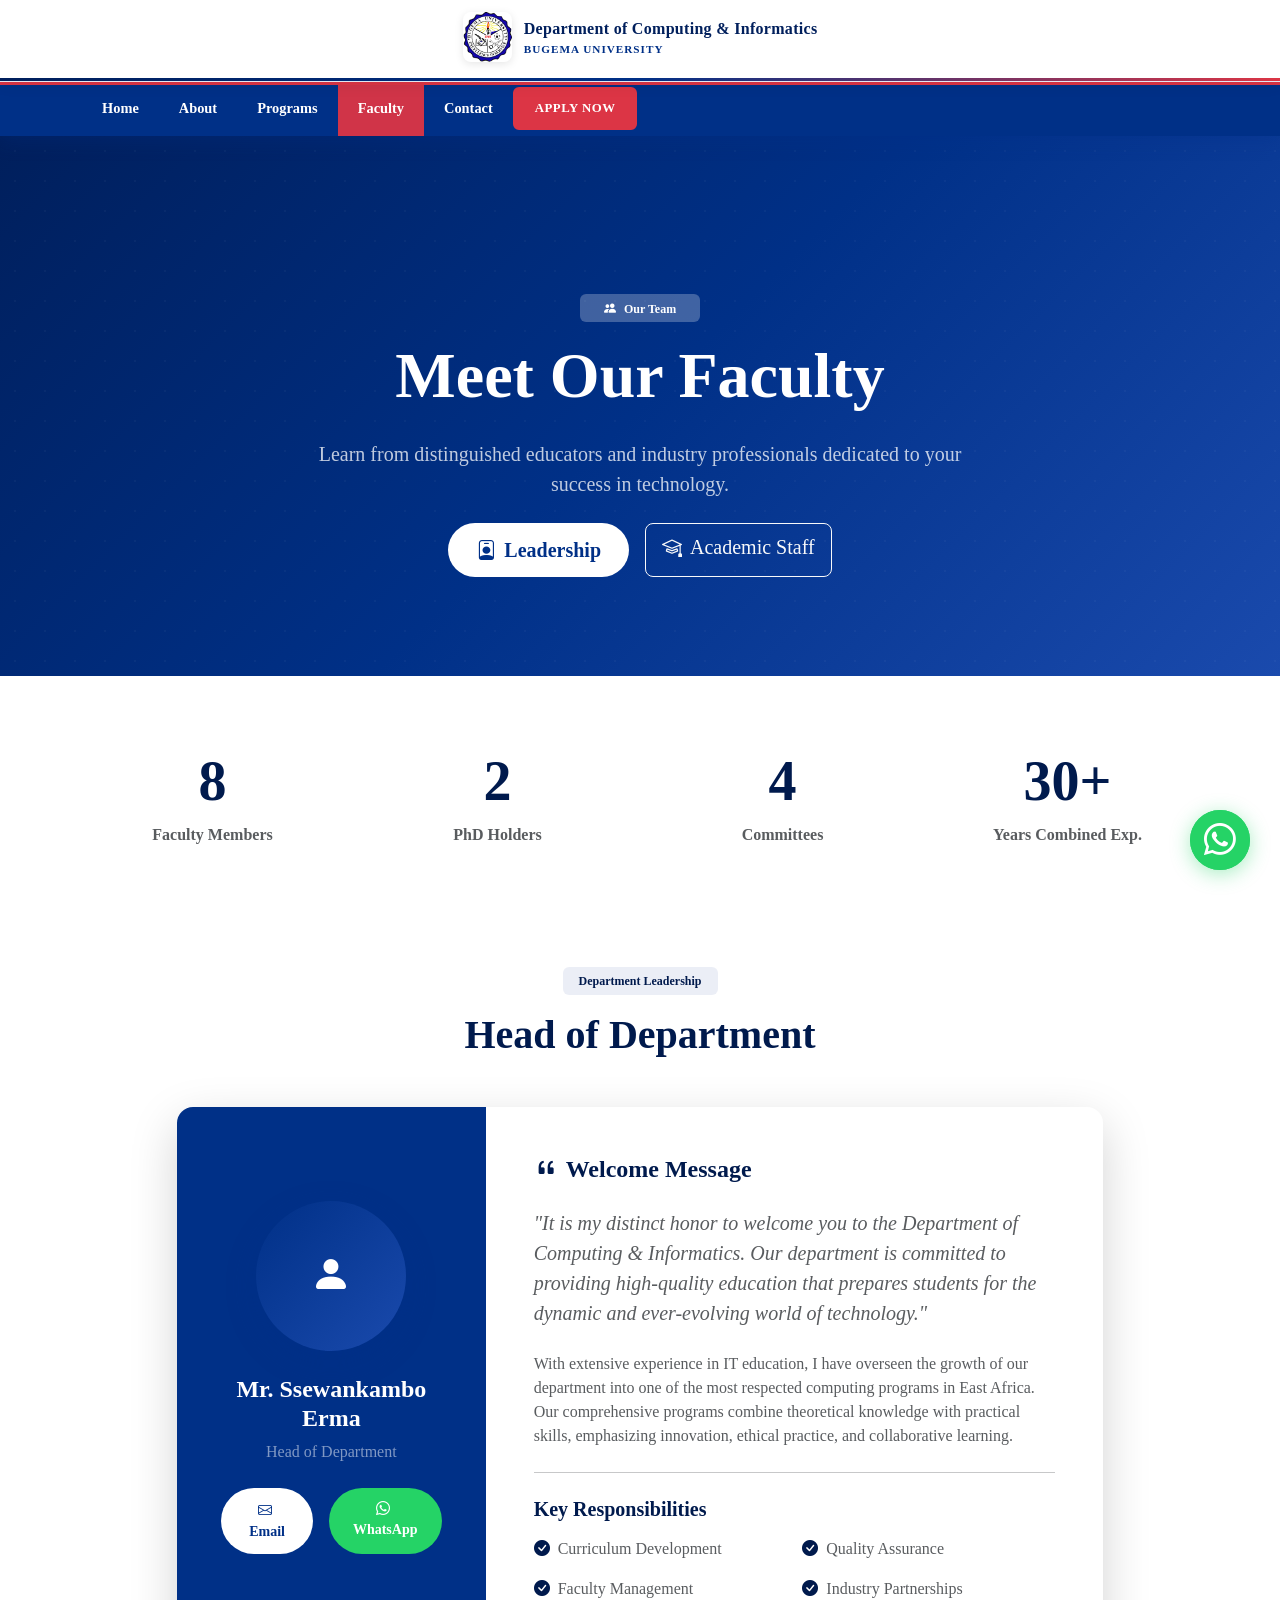
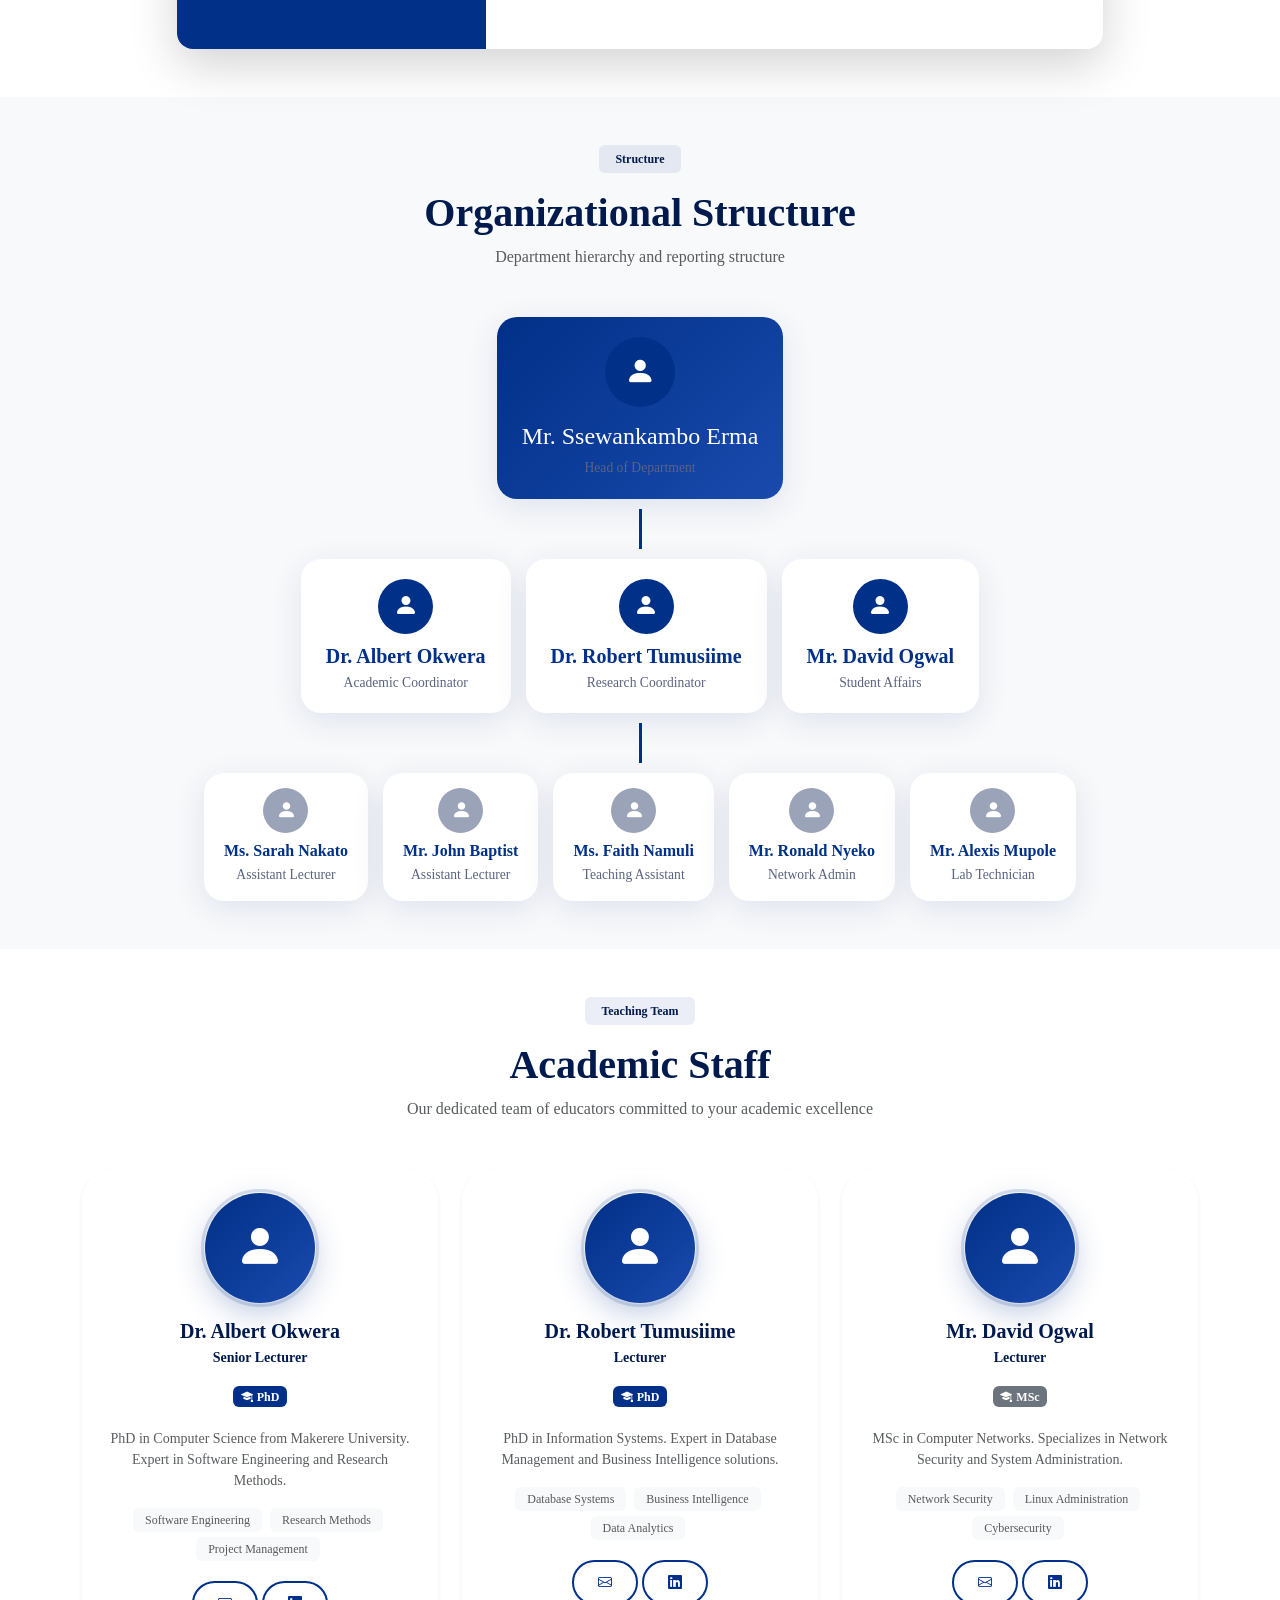
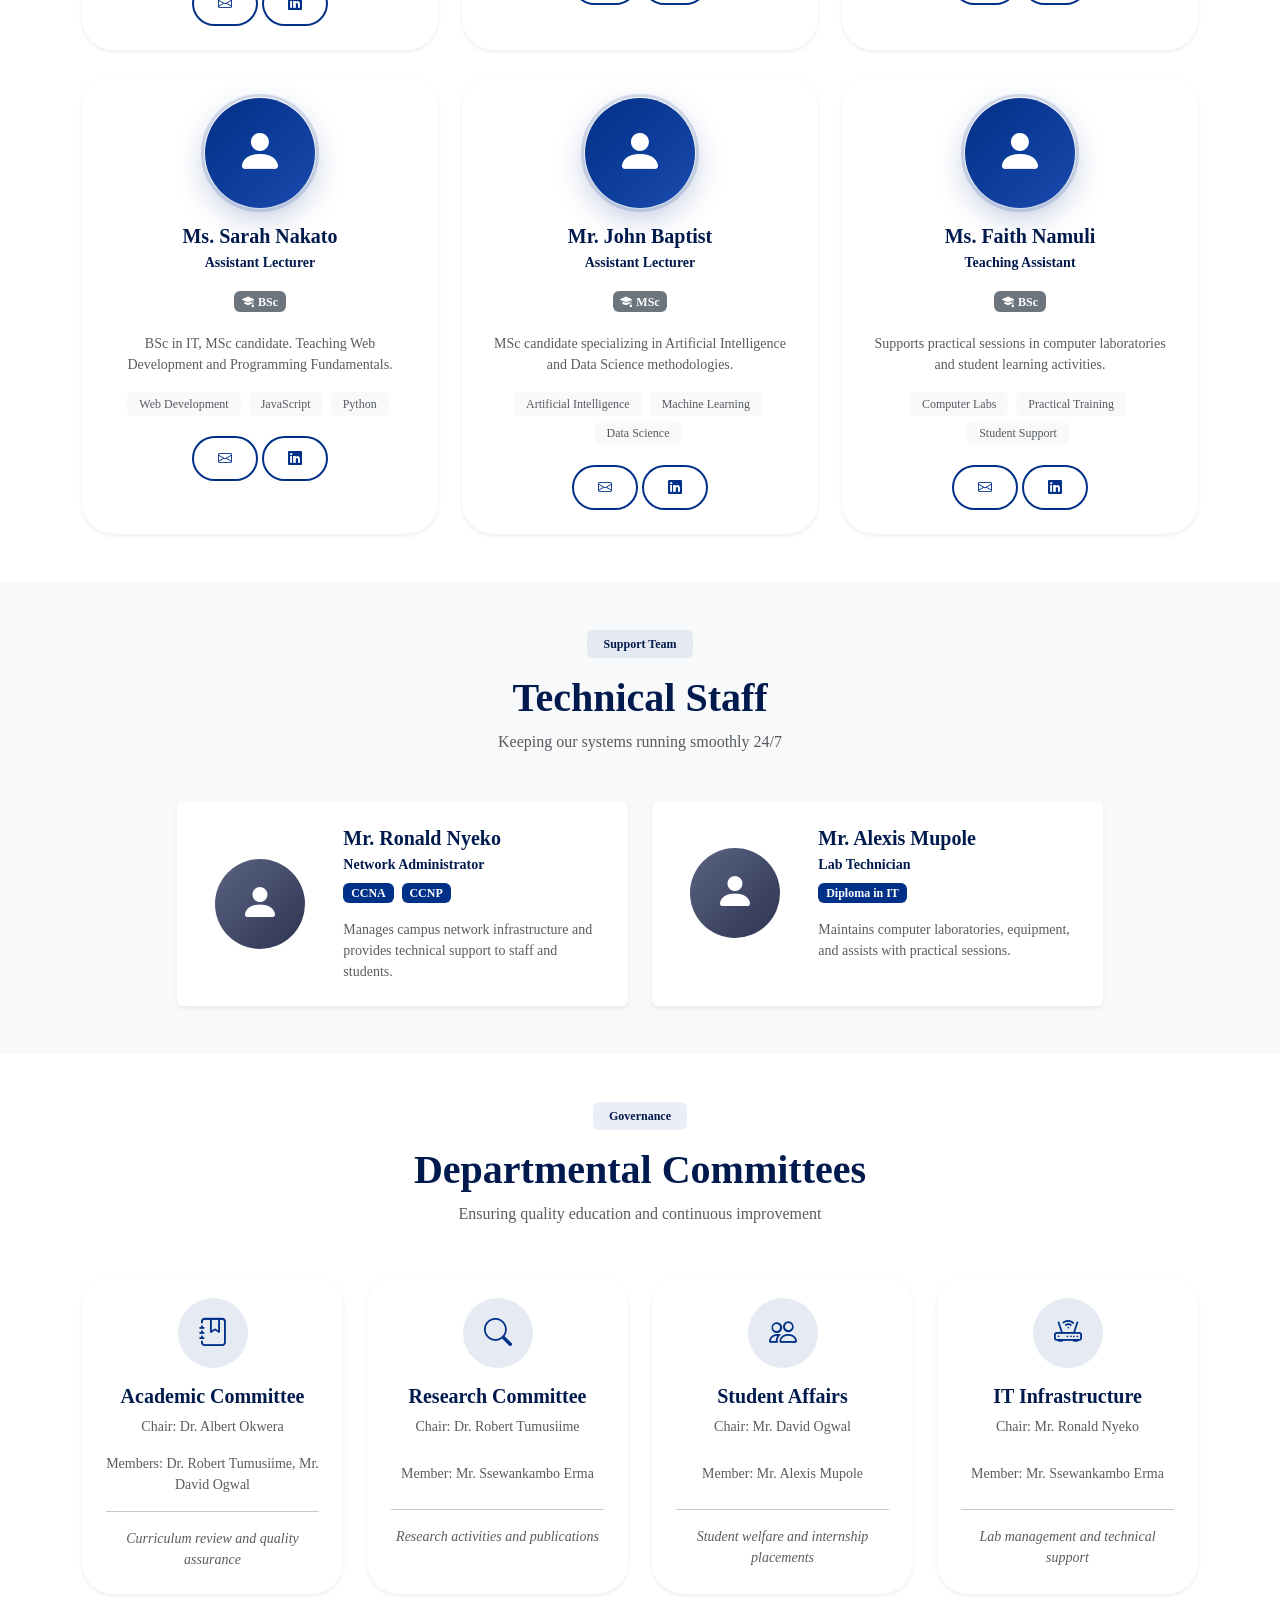
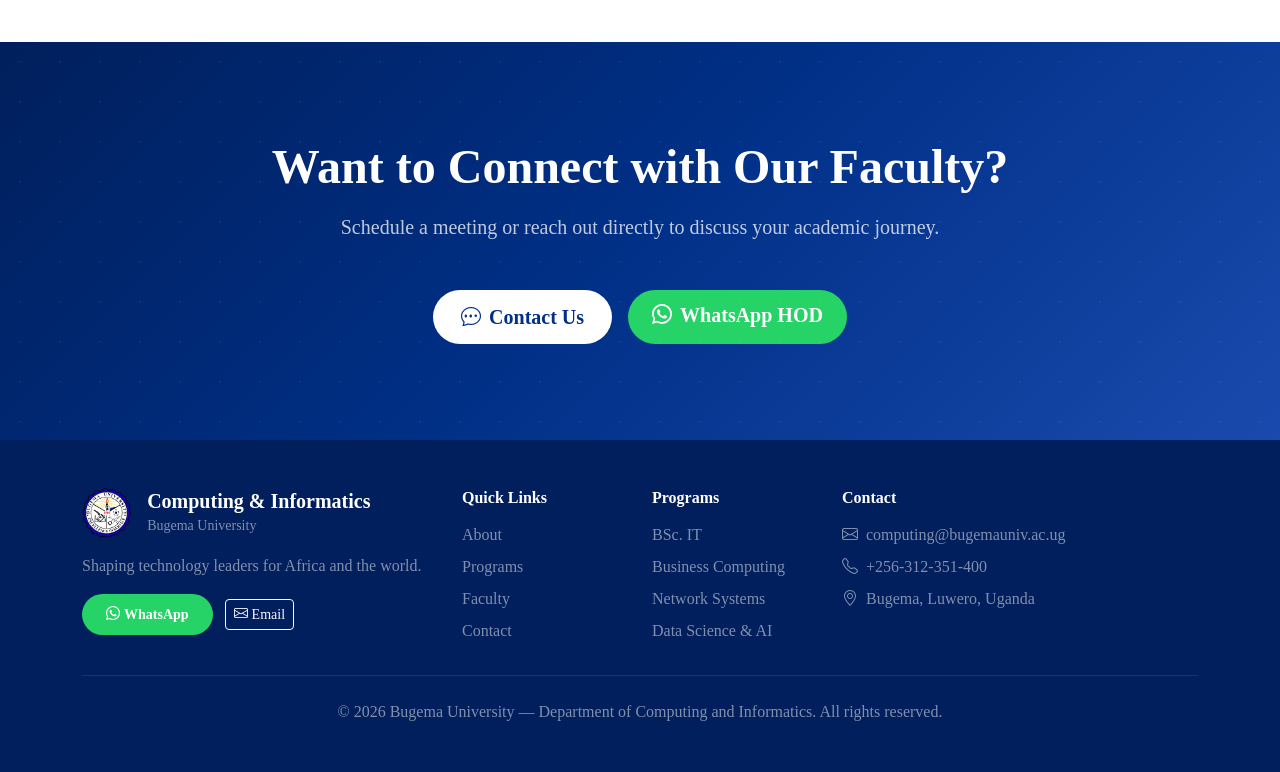
<file: faculty.html>
<!DOCTYPE html>
<html lang="en">
<head>
    <meta charset="UTF-8">
    <meta name="viewport" content="width=device-width, initial-scale=1.0">
    <title>Faculty | Department of Computing & Informatics | Bugema University</title>
    <meta name="description" content="Meet our expert faculty members at the Department of Computing & Informatics.">
    <link rel="icon" href="images/Bugema_logo.png">
    <link href="https://cdn.jsdelivr.net/npm/bootstrap@5.3.2/dist/css/bootstrap.min.css" rel="stylesheet">
    <link rel="stylesheet" href="https://cdn.jsdelivr.net/npm/bootstrap-icons@1.11.1/font/bootstrap-icons.css">
    <link rel="stylesheet" href="css/style.css">
    <link href="https://unpkg.com/aos@2.3.1/dist/aos.css" rel="stylesheet">
</head>
<body>
    <!-- Top Bar with Logo -->
    <div class="top-bar">
        <div class="container">
            <a class="top-bar-brand" href="index.html">
                <img src="images/Bugema_logo.png" alt="Bugema University Logo">
                <div class="brand-text">
                    <span class="brand-title">Department of Computing & Informatics</span>
                    <span class="brand-subtitle">Bugema University</span>
                </div>
            </a>
        </div>
    </div>

    <!-- Main Navigation -->
    <nav class="main-navbar">
        <div class="container">
            <button class="navbar-toggler border-0" type="button" data-bs-toggle="collapse" data-bs-target="#navbarNav">
                <span class="navbar-toggler-icon"></span>
            </button>
            <div class="navbar-collapse" id="navbarNav">
                <ul class="navbar-nav align-items-lg-center">
                    <li class="nav-item"><a class="nav-link" href="index.html">Home</a></li>
                    <li class="nav-item"><a class="nav-link" href="about.html">About</a></li>
                    <li class="nav-item"><a class="nav-link" href="programs.html">Programs</a></li>
                    <li class="nav-item"><a class="nav-link active" href="faculty.html">Faculty</a></li>
                    <li class="nav-item"><a class="nav-link" href="contact.html">Contact</a></li>
                    <li class="nav-item navbar-btn">
                        <a class="btn btn-bugema" href="application.html">Apply Now</a>
                    </li>
                </ul>
            </div>
        </div>
    </nav>

    <!-- Page Hero -->
    <section class="page-hero-section hero-section">
        <div class="hero-overlay"></div>
        <div class="container hero-content text-center">
            <span class="badge bg-white bg-opacity-25 text-white mb-3 px-4 py-2" data-aos="fade-down">
                <i class="bi bi-people-fill me-2"></i>Our Team
            </span>
            <h1 class="display-3 fw-bold text-white mb-4" data-aos="fade-up" data-aos-delay="200">Meet Our Faculty</h1>
            <p class="lead text-white opacity-75 mx-auto" style="max-width: 650px;" data-aos="fade-up" data-aos-delay="400">
                Learn from distinguished educators and industry professionals dedicated to your success in technology.
            </p>
            <div class="d-flex gap-3 justify-content-center flex-wrap mt-4" data-aos="fade-up" data-aos-delay="600">
                <a href="#leadership" class="btn btn-white btn-lg">
                    <i class="bi bi-person-badge me-2"></i>Leadership
                </a>
                <a href="#academic-staff" class="btn btn-outline-light btn-lg">
                    <i class="bi bi-mortarboard me-2"></i>Academic Staff
                </a>
            </div>
        </div>
    </section>

    <!-- Faculty Stats -->
    <section class="py-5 bg-white">
        <div class="container">
            <div class="row g-4 justify-content-center" data-aos="fade-up">
                <div class="col-6 col-md-3">
                    <div class="text-center p-4">
                        <div class="display-4 fw-bold text-bugema mb-2">8</div>
                        <p class="text-muted mb-0 fw-semibold">Faculty Members</p>
                    </div>
                </div>
                <div class="col-6 col-md-3">
                    <div class="text-center p-4">
                        <div class="display-4 fw-bold text-bugema mb-2">2</div>
                        <p class="text-muted mb-0 fw-semibold">PhD Holders</p>
                    </div>
                </div>
                <div class="col-6 col-md-3">
                    <div class="text-center p-4">
                        <div class="display-4 fw-bold text-bugema mb-2">4</div>
                        <p class="text-muted mb-0 fw-semibold">Committees</p>
                    </div>
                </div>
                <div class="col-6 col-md-3">
                    <div class="text-center p-4">
                        <div class="display-4 fw-bold text-bugema mb-2">30+</div>
                        <p class="text-muted mb-0 fw-semibold">Years Combined Exp.</p>
                    </div>
                </div>
            </div>
        </div>
    </section>

    <!-- Leadership Section -->
    <section id="leadership" class="py-5">
        <div class="container">
            <div class="text-center mb-5" data-aos="fade-up">
                <span class="badge bg-bugema-subtle text-bugema px-3 py-2 mb-3">Department Leadership</span>
                <h2 class="display-6 fw-bold text-bugema">Head of Department</h2>
            </div>
            
            <!-- HOD Profile -->
            <div class="row justify-content-center" data-aos="fade-up" data-aos-delay="200">
                <div class="col-lg-10">
                    <div class="card border-0 shadow-lg rounded-4 overflow-hidden">
                        <div class="row g-0">
                            <div class="col-lg-4 bg-bugema text-white p-5">
                                <div class="text-center h-100 d-flex flex-column justify-content-center align-items-center">
                                    <div class="hod-avatar-large mx-auto mb-4">
                                        <i class="bi bi-person-fill text-white fs-1"></i>
                                    </div>
                                    <h3 class="h4 fw-bold mb-2">Mr. Ssewankambo Erma</h3>
                                    <p class="text-white-50 mb-0">Head of Department</p>
                                    <div class="mt-4 d-flex gap-3">
                                        <a href="mailto:hod-computing@bugemauniv.ac.ug" class="btn btn-white btn-sm">
                                            <i class="bi bi-envelope me-1"></i>Email
                                        </a>
                                        <a href="https://wa.me/256312351400" class="btn btn-whatsapp btn-sm">
                                            <i class="bi bi-whatsapp me-1"></i>WhatsApp
                                        </a>
                                    </div>
                                </div>
                            </div>
                            <div class="col-lg-8 p-4 p-lg-5">
                                <h4 class="fw-bold text-bugema mb-4">
                                    <i class="bi bi-quote me-2"></i>Welcome Message
                                </h4>
                                <p class="lead text-muted fst-italic mb-4">
                                    "It is my distinct honor to welcome you to the Department of Computing & Informatics. Our department is committed to providing high-quality education that prepares students for the dynamic and ever-evolving world of technology."
                                </p>
                                <p class="text-muted mb-4">
                                    With extensive experience in IT education, I have overseen the growth of our department into one of the most respected computing programs in East Africa. Our comprehensive programs combine theoretical knowledge with practical skills, emphasizing innovation, ethical practice, and collaborative learning.
                                </p>
                                <hr class="my-4">
                                <h5 class="fw-bold text-bugema mb-3">Key Responsibilities</h5>
                                <div class="row g-3">
                                    <div class="col-md-6">
                                        <div class="d-flex align-items-center">
                                            <i class="bi bi-check-circle-fill text-bugema me-2"></i>
                                            <span class="text-muted">Curriculum Development</span>
                                        </div>
                                    </div>
                                    <div class="col-md-6">
                                        <div class="d-flex align-items-center">
                                            <i class="bi bi-check-circle-fill text-bugema me-2"></i>
                                            <span class="text-muted">Quality Assurance</span>
                                        </div>
                                    </div>
                                    <div class="col-md-6">
                                        <div class="d-flex align-items-center">
                                            <i class="bi bi-check-circle-fill text-bugema me-2"></i>
                                            <span class="text-muted">Faculty Management</span>
                                        </div>
                                    </div>
                                    <div class="col-md-6">
                                        <div class="d-flex align-items-center">
                                            <i class="bi bi-check-circle-fill text-bugema me-2"></i>
                                            <span class="text-muted">Industry Partnerships</span>
                                        </div>
                                    </div>
                                </div>
                            </div>
                        </div>
                    </div>
                </div>
            </div>
        </div>
    </section>

    <!-- Organizational Structure -->
    <section class="py-5 bg-light">
        <div class="container">
            <div class="text-center mb-5" data-aos="fade-up">
                <span class="badge bg-bugema-subtle text-bugema px-3 py-2 mb-3">Structure</span>
                <h2 class="display-6 fw-bold text-bugema">Organizational Structure</h2>
                <p class="text-muted mx-auto" style="max-width: 600px;">Department hierarchy and reporting structure</p>
            </div>
            <div class="org-chart" data-aos="fade-up" data-aos-delay="200">
                <div class="org-level">
                    <div class="org-card org-head">
                        <div class="org-avatar">
                            <i class="bi bi-person-fill"></i>
                        </div>
                        <h4 class="text-white">Mr. Ssewankambo Erma</h4>
                        <p class="mb-0">Head of Department</p>
                    </div>
                </div>
                <div class="org-connector">
                    <div class="org-line"></div>
                </div>
                <div class="org-level org-level-row">
                    <div class="org-card">
                        <div class="org-avatar org-avatar-sm">
                            <i class="bi bi-person-fill"></i>
                        </div>
                        <h5>Dr. Albert Okwera</h5>
                        <p class="mb-0">Academic Coordinator</p>
                    </div>
                    <div class="org-card">
                        <div class="org-avatar org-avatar-sm">
                            <i class="bi bi-person-fill"></i>
                        </div>
                        <h5>Dr. Robert Tumusiime</h5>
                        <p class="mb-0">Research Coordinator</p>
                    </div>
                    <div class="org-card">
                        <div class="org-avatar org-avatar-sm">
                            <i class="bi bi-person-fill"></i>
                        </div>
                        <h5>Mr. David Ogwal</h5>
                        <p class="mb-0">Student Affairs</p>
                    </div>
                </div>
                <div class="org-connector">
                    <div class="org-line"></div>
                </div>
                <div class="org-level org-level-row">
                    <div class="org-card org-card-sm">
                        <div class="org-avatar org-avatar-xs">
                            <i class="bi bi-person-fill"></i>
                        </div>
                        <h6>Ms. Sarah Nakato</h6>
                        <p class="mb-0">Assistant Lecturer</p>
                    </div>
                    <div class="org-card org-card-sm">
                        <div class="org-avatar org-avatar-xs">
                            <i class="bi bi-person-fill"></i>
                        </div>
                        <h6>Mr. John Baptist</h6>
                        <p class="mb-0">Assistant Lecturer</p>
                    </div>
                    <div class="org-card org-card-sm">
                        <div class="org-avatar org-avatar-xs">
                            <i class="bi bi-person-fill"></i>
                        </div>
                        <h6>Ms. Faith Namuli</h6>
                        <p class="mb-0">Teaching Assistant</p>
                    </div>
                    <div class="org-card org-card-sm">
                        <div class="org-avatar org-avatar-xs">
                            <i class="bi bi-person-fill"></i>
                        </div>
                        <h6>Mr. Ronald Nyeko</h6>
                        <p class="mb-0">Network Admin</p>
                    </div>
                    <div class="org-card org-card-sm">
                        <div class="org-avatar org-avatar-xs">
                            <i class="bi bi-person-fill"></i>
                        </div>
                        <h6>Mr. Alexis Mupole</h6>
                        <p class="mb-0">Lab Technician</p>
                    </div>
                </div>
            </div>
        </div>
    </section>

    <!-- Academic Staff -->
    <section id="academic-staff" class="py-5">
        <div class="container">
            <div class="text-center mb-5" data-aos="fade-up">
                <span class="badge bg-bugema-subtle text-bugema px-3 py-2 mb-3">Teaching Team</span>
                <h2 class="display-6 fw-bold text-bugema">Academic Staff</h2>
                <p class="text-muted mx-auto" style="max-width: 600px;">Our dedicated team of educators committed to your academic excellence</p>
            </div>
            <div class="row g-4">
                <!-- Dr. Albert Okwera -->
                <div class="col-md-6 col-lg-4" data-aos="fade-up" data-aos-delay="100">
                    <div class="faculty-card-pro text-center h-100">
                        <div class="card border-0 shadow-sm h-100">
                            <div class="card-body p-4">
                                <div class="faculty-avatar mx-auto mb-3">
                                    <i class="bi bi-person-fill"></i>
                                </div>
                                <h4 class="h5 fw-bold text-bugema mb-1">Dr. Albert Okwera</h4>
                                <p class="text-bugema fw-semibold small mb-3">Senior Lecturer</p>
                                <div class="qualification-badge mb-3">
                                    <span class="badge bg-bugema text-white"><i class="bi bi-mortarboard-fill me-1"></i>PhD</span>
                                </div>
                                <p class="text-muted small mb-3">PhD in Computer Science from Makerere University. Expert in Software Engineering and Research Methods.</p>
                                <div class="expertise-area">
                                    <span class="badge bg-light text-muted me-1 mb-1">Software Engineering</span>
                                    <span class="badge bg-light text-muted me-1 mb-1">Research Methods</span>
                                    <span class="badge bg-light text-muted me-1 mb-1">Project Management</span>
                                </div>
                                <div class="mt-3">
                                    <a href="mailto:a.okwera@bugemauniv.ac.ug" class="btn btn-outline-bugema btn-sm"><i class="bi bi-envelope"></i></a>
                                    <a href="#" class="btn btn-outline-bugema btn-sm"><i class="bi bi-linkedin"></i></a>
                                </div>
                            </div>
                        </div>
                    </div>
                </div>
                
                <!-- Dr. Robert Tumusiime -->
                <div class="col-md-6 col-lg-4" data-aos="fade-up" data-aos-delay="200">
                    <div class="faculty-card-pro text-center h-100">
                        <div class="card border-0 shadow-sm h-100">
                            <div class="card-body p-4">
                                <div class="faculty-avatar mx-auto mb-3">
                                    <i class="bi bi-person-fill"></i>
                                </div>
                                <h4 class="h5 fw-bold text-bugema mb-1">Dr. Robert Tumusiime</h4>
                                <p class="text-bugema fw-semibold small mb-3">Lecturer</p>
                                <div class="qualification-badge mb-3">
                                    <span class="badge bg-bugema text-white"><i class="bi bi-mortarboard-fill me-1"></i>PhD</span>
                                </div>
                                <p class="text-muted small mb-3">PhD in Information Systems. Expert in Database Management and Business Intelligence solutions.</p>
                                <div class="expertise-area">
                                    <span class="badge bg-light text-muted me-1 mb-1">Database Systems</span>
                                    <span class="badge bg-light text-muted me-1 mb-1">Business Intelligence</span>
                                    <span class="badge bg-light text-muted me-1 mb-1">Data Analytics</span>
                                </div>
                                <div class="mt-3">
                                    <a href="mailto:r.tumusiime@bugemauniv.ac.ug" class="btn btn-outline-bugema btn-sm"><i class="bi bi-envelope"></i></a>
                                    <a href="#" class="btn btn-outline-bugema btn-sm"><i class="bi bi-linkedin"></i></a>
                                </div>
                            </div>
                        </div>
                    </div>
                </div>
                
                <!-- Mr. David Ogwal -->
                <div class="col-md-6 col-lg-4" data-aos="fade-up" data-aos-delay="300">
                    <div class="faculty-card-pro text-center h-100">
                        <div class="card border-0 shadow-sm h-100">
                            <div class="card-body p-4">
                                <div class="faculty-avatar mx-auto mb-3">
                                    <i class="bi bi-person-fill"></i>
                                </div>
                                <h4 class="h5 fw-bold text-bugema mb-1">Mr. David Ogwal</h4>
                                <p class="text-bugema fw-semibold small mb-3">Lecturer</p>
                                <div class="qualification-badge mb-3">
                                    <span class="badge bg-secondary text-white"><i class="bi bi-mortarboard-fill me-1"></i>MSc</span>
                                </div>
                                <p class="text-muted small mb-3">MSc in Computer Networks. Specializes in Network Security and System Administration.</p>
                                <div class="expertise-area">
                                    <span class="badge bg-light text-muted me-1 mb-1">Network Security</span>
                                    <span class="badge bg-light text-muted me-1 mb-1">Linux Administration</span>
                                    <span class="badge bg-light text-muted me-1 mb-1">Cybersecurity</span>
                                </div>
                                <div class="mt-3">
                                    <a href="mailto:d.ogwal@bugemauniv.ac.ug" class="btn btn-outline-bugema btn-sm"><i class="bi bi-envelope"></i></a>
                                    <a href="#" class="btn btn-outline-bugema btn-sm"><i class="bi bi-linkedin"></i></a>
                                </div>
                            </div>
                        </div>
                    </div>
                </div>
                
                <!-- Ms. Sarah Nakato -->
                <div class="col-md-6 col-lg-4" data-aos="fade-up" data-aos-delay="400">
                    <div class="faculty-card-pro text-center h-100">
                        <div class="card border-0 shadow-sm h-100">
                            <div class="card-body p-4">
                                <div class="faculty-avatar mx-auto mb-3">
                                    <i class="bi bi-person-fill"></i>
                                </div>
                                <h4 class="h5 fw-bold text-bugema mb-1">Ms. Sarah Nakato</h4>
                                <p class="text-bugema fw-semibold small mb-3">Assistant Lecturer</p>
                                <div class="qualification-badge mb-3">
                                    <span class="badge bg-secondary text-white"><i class="bi bi-mortarboard-fill me-1"></i>BSc</span>
                                </div>
                                <p class="text-muted small mb-3">BSc in IT, MSc candidate. Teaching Web Development and Programming Fundamentals.</p>
                                <div class="expertise-area">
                                    <span class="badge bg-light text-muted me-1 mb-1">Web Development</span>
                                    <span class="badge bg-light text-muted me-1 mb-1">JavaScript</span>
                                    <span class="badge bg-light text-muted me-1 mb-1">Python</span>
                                </div>
                                <div class="mt-3">
                                    <a href="mailto:s.nakato@bugemauniv.ac.ug" class="btn btn-outline-bugema btn-sm"><i class="bi bi-envelope"></i></a>
                                    <a href="#" class="btn btn-outline-bugema btn-sm"><i class="bi bi-linkedin"></i></a>
                                </div>
                            </div>
                        </div>
                    </div>
                </div>
                
                <!-- Mr. John Baptist -->
                <div class="col-md-6 col-lg-4" data-aos="fade-up" data-aos-delay="500">
                    <div class="faculty-card-pro text-center h-100">
                        <div class="card border-0 shadow-sm h-100">
                            <div class="card-body p-4">
                                <div class="faculty-avatar mx-auto mb-3">
                                    <i class="bi bi-person-fill"></i>
                                </div>
                                <h4 class="h5 fw-bold text-bugema mb-1">Mr. John Baptist</h4>
                                <p class="text-bugema fw-semibold small mb-3">Assistant Lecturer</p>
                                <div class="qualification-badge mb-3">
                                    <span class="badge bg-secondary text-white"><i class="bi bi-mortarboard-fill me-1"></i>MSc</span>
                                </div>
                                <p class="text-muted small mb-3">MSc candidate specializing in Artificial Intelligence and Data Science methodologies.</p>
                                <div class="expertise-area">
                                    <span class="badge bg-light text-muted me-1 mb-1">Artificial Intelligence</span>
                                    <span class="badge bg-light text-muted me-1 mb-1">Machine Learning</span>
                                    <span class="badge bg-light text-muted me-1 mb-1">Data Science</span>
                                </div>
                                <div class="mt-3">
                                    <a href="mailto:j.baptist@bugemauniv.ac.ug" class="btn btn-outline-bugema btn-sm"><i class="bi bi-envelope"></i></a>
                                    <a href="#" class="btn btn-outline-bugema btn-sm"><i class="bi bi-linkedin"></i></a>
                                </div>
                            </div>
                        </div>
                    </div>
                </div>
                
                <!-- Ms. Faith Namuli -->
                <div class="col-md-6 col-lg-4" data-aos="fade-up" data-aos-delay="600">
                    <div class="faculty-card-pro text-center h-100">
                        <div class="card border-0 shadow-sm h-100">
                            <div class="card-body p-4">
                                <div class="faculty-avatar mx-auto mb-3">
                                    <i class="bi bi-person-fill"></i>
                                </div>
                                <h4 class="h5 fw-bold text-bugema mb-1">Ms. Faith Namuli</h4>
                                <p class="text-bugema fw-semibold small mb-3">Teaching Assistant</p>
                                <div class="qualification-badge mb-3">
                                    <span class="badge bg-secondary text-white"><i class="bi bi-mortarboard-fill me-1"></i>BSc</span>
                                </div>
                                <p class="text-muted small mb-3">Supports practical sessions in computer laboratories and student learning activities.</p>
                                <div class="expertise-area">
                                    <span class="badge bg-light text-muted me-1 mb-1">Computer Labs</span>
                                    <span class="badge bg-light text-muted me-1 mb-1">Practical Training</span>
                                    <span class="badge bg-light text-muted me-1 mb-1">Student Support</span>
                                </div>
                                <div class="mt-3">
                                    <a href="mailto:f.namuli@bugemauniv.ac.ug" class="btn btn-outline-bugema btn-sm"><i class="bi bi-envelope"></i></a>
                                    <a href="#" class="btn btn-outline-bugema btn-sm"><i class="bi bi-linkedin"></i></a>
                                </div>
                            </div>
                        </div>
                    </div>
                </div>
            </div>
        </div>
    </section>

    <!-- Technical Staff -->
    <section class="py-5 bg-light">
        <div class="container">
            <div class="text-center mb-5" data-aos="fade-up">
                <span class="badge bg-bugema-subtle text-bugema px-3 py-2 mb-3">Support Team</span>
                <h2 class="display-6 fw-bold text-bugema">Technical Staff</h2>
                <p class="text-muted mx-auto" style="max-width: 600px;">Keeping our systems running smoothly 24/7</p>
            </div>
            <div class="row g-4 justify-content-center">
                <div class="col-md-6 col-lg-5" data-aos="fade-up" data-aos-delay="100">
                    <div class="card border-0 shadow-sm h-100">
                        <div class="card-body p-4">
                            <div class="row align-items-center">
                                <div class="col-4 text-center">
                                    <div class="technical-avatar mx-auto">
                                        <i class="bi bi-person-fill"></i>
                                    </div>
                                </div>
                                <div class="col-8">
                                    <h4 class="h5 fw-bold text-bugema mb-1">Mr. Ronald Nyeko</h4>
                                    <p class="text-bugema fw-semibold small mb-2">Network Administrator</p>
                                    <div class="d-flex gap-2 mb-3">
                                        <span class="badge bg-bugema text-white">CCNA</span>
                                        <span class="badge bg-bugema text-white">CCNP</span>
                                    </div>
                                    <p class="text-muted small mb-0">Manages campus network infrastructure and provides technical support to staff and students.</p>
                                </div>
                            </div>
                        </div>
                    </div>
                </div>
                <div class="col-md-6 col-lg-5" data-aos="fade-up" data-aos-delay="200">
                    <div class="card border-0 shadow-sm h-100">
                        <div class="card-body p-4">
                            <div class="row align-items-center">
                                <div class="col-4 text-center">
                                    <div class="technical-avatar mx-auto">
                                        <i class="bi bi-person-fill"></i>
                                    </div>
                                </div>
                                <div class="col-8">
                                    <h4 class="h5 fw-bold text-bugema mb-1">Mr. Alexis Mupole</h4>
                                    <p class="text-bugema fw-semibold small mb-2">Lab Technician</p>
                                    <div class="d-flex gap-2 mb-3">
                                        <span class="badge bg-bugema text-white">Diploma in IT</span>
                                    </div>
                                    <p class="text-muted small mb-0">Maintains computer laboratories, equipment, and assists with practical sessions.</p>
                                </div>
                            </div>
                        </div>
                    </div>
                </div>
            </div>
        </div>
    </section>

    <!-- Committees -->
    <section class="py-5">
        <div class="container">
            <div class="text-center mb-5" data-aos="fade-up">
                <span class="badge bg-bugema-subtle text-bugema px-3 py-2 mb-3">Governance</span>
                <h2 class="display-6 fw-bold text-bugema">Departmental Committees</h2>
                <p class="text-muted mx-auto" style="max-width: 600px;">Ensuring quality education and continuous improvement</p>
            </div>
            <div class="row g-4">
                <div class="col-md-6 col-lg-3" data-aos="fade-up" data-aos-delay="100">
                    <div class="committee-card card border-0 shadow-sm h-100">
                        <div class="card-body p-4 text-center">
                            <div class="committee-icon mx-auto mb-3">
                                <i class="bi bi-journal-bookmark fs-3"></i>
                            </div>
                            <h4 class="h5 fw-bold text-bugema mb-2">Academic Committee</h4>
                            <p class="text-muted small mb-3">Chair: Dr. Albert Okwera</p>
                            <div class="committee-members">
                                <span class="text-muted small">Members: Dr. Robert Tumusiime, Mr. David Ogwal</span>
                            </div>
                            <hr class="my-3">
                            <p class="text-muted small mb-0 fst-italic">Curriculum review and quality assurance</p>
                        </div>
                    </div>
                </div>
                <div class="col-md-6 col-lg-3" data-aos="fade-up" data-aos-delay="200">
                    <div class="committee-card card border-0 shadow-sm h-100">
                        <div class="card-body p-4 text-center">
                            <div class="committee-icon mx-auto mb-3">
                                <i class="bi bi-search fs-3"></i>
                            </div>
                            <h4 class="h5 fw-bold text-bugema mb-2">Research Committee</h4>
                            <p class="text-muted small mb-3">Chair: Dr. Robert Tumusiime</p>
                            <div class="committee-members">
                                <span class="text-muted small">Member: Mr. Ssewankambo Erma</span>
                            </div>
                            <hr class="my-3">
                            <p class="text-muted small mb-0 fst-italic">Research activities and publications</p>
                        </div>
                    </div>
                </div>
                <div class="col-md-6 col-lg-3" data-aos="fade-up" data-aos-delay="300">
                    <div class="committee-card card border-0 shadow-sm h-100">
                        <div class="card-body p-4 text-center">
                            <div class="committee-icon mx-auto mb-3">
                                <i class="bi bi-people fs-3"></i>
                            </div>
                            <h4 class="h5 fw-bold text-bugema mb-2">Student Affairs</h4>
                            <p class="text-muted small mb-3">Chair: Mr. David Ogwal</p>
                            <div class="committee-members">
                                <span class="text-muted small">Member: Mr. Alexis Mupole</span>
                            </div>
                            <hr class="my-3">
                            <p class="text-muted small mb-0 fst-italic">Student welfare and internship placements</p>
                        </div>
                    </div>
                </div>
                <div class="col-md-6 col-lg-3" data-aos="fade-up" data-aos-delay="400">
                    <div class="committee-card card border-0 shadow-sm h-100">
                        <div class="card-body p-4 text-center">
                            <div class="committee-icon mx-auto mb-3">
                                <i class="bi bi-router fs-3"></i>
                            </div>
                            <h4 class="h5 fw-bold text-bugema mb-2">IT Infrastructure</h4>
                            <p class="text-muted small mb-3">Chair: Mr. Ronald Nyeko</p>
                            <div class="committee-members">
                                <span class="text-muted small">Member: Mr. Ssewankambo Erma</span>
                            </div>
                            <hr class="my-3">
                            <p class="text-muted small mb-0 fst-italic">Lab management and technical support</p>
                        </div>
                    </div>
                </div>
            </div>
        </div>
    </section>

    <!-- Contact CTA -->
    <section class="cta-section-impressive py-5" data-aos="fade-up">
        <div class="container text-center py-5">
            <h2 class="display-5 fw-bold text-white mb-3">Want to Connect with Our Faculty?</h2>
            <p class="lead text-white opacity-75 mb-5">Schedule a meeting or reach out directly to discuss your academic journey.</p>
            <div class="d-flex gap-3 justify-content-center flex-wrap">
                <a href="contact.html" class="btn btn-white btn-lg">
                    <i class="bi bi-chat-dots me-2"></i>Contact Us
                </a>
                <a href="https://wa.me/256312351400" target="_blank" class="btn btn-whatsapp btn-lg">
                    <i class="bi bi-whatsapp me-2"></i>WhatsApp HOD
                </a>
            </div>
        </div>
    </section>

    <!-- Footer -->
    <footer class="footer py-5">
        <div class="container">
            <div class="row g-4">
                <div class="col-lg-4">
                    <div class="d-flex align-items-center mb-3">
                        <img src="images/Bugema_logo.png" alt="Logo" height="50" class="me-3 rounded-3">
                        <div>
                            <h5 class="text-white fw-bold mb-0">Computing & Informatics</h5>
                            <small class="text-white-50">Bugema University</small>
                        </div>
                    </div>
                    <p class="text-white-50">Shaping technology leaders for Africa and the world.</p>
                    <div class="mt-3">
                        <a href="https://wa.me/256779793746" target="_blank" class="btn btn-whatsapp btn-sm me-2">
                            <i class="bi bi-whatsapp me-1"></i>WhatsApp
                        </a>
                        <a href="mailto:computing@bugemauniv.ac.ug" class="btn btn-outline-light btn-sm">
                            <i class="bi bi-envelope me-1"></i>Email
                        </a>
                    </div>
                </div>
                <div class="col-6 col-lg-2">
                    <h6 class="text-white fw-bold mb-3">Quick Links</h6>
                    <ul class="list-unstyled mb-0">
                        <li class="mb-2"><a href="about.html" class="text-white-50 text-decoration-none">About</a></li>
                        <li class="mb-2"><a href="programs.html" class="text-white-50 text-decoration-none">Programs</a></li>
                        <li class="mb-2"><a href="faculty.html" class="text-white-50 text-decoration-none">Faculty</a></li>
                        <li class="mb-2"><a href="contact.html" class="text-white-50 text-decoration-none">Contact</a></li>
                    </ul>
                </div>
                <div class="col-6 col-lg-2">
                    <h6 class="text-white fw-bold mb-3">Programs</h6>
                    <ul class="list-unstyled mb-0">
                        <li class="mb-2"><a href="bachelor-it.html" class="text-white-50 text-decoration-none">BSc. IT</a></li>
                        <li class="mb-2"><a href="business-computing.html" class="text-white-50 text-decoration-none">Business Computing</a></li>
                        <li class="mb-2"><a href="network-systems.html" class="text-white-50 text-decoration-none">Network Systems</a></li>
                        <li class="mb-2"><a href="data-science-ai.html" class="text-white-50 text-decoration-none">Data Science & AI</a></li>
                    </ul>
                </div>
                <div class="col-lg-4">
                    <h6 class="text-white fw-bold mb-3">Contact</h6>
                    <ul class="list-unstyled text-white-50 mb-0">
                        <li class="mb-2"><a href="mailto:computing@bugemauniv.ac.ug" class="text-white-50 text-decoration-none"><i class="bi bi-envelope me-2"></i>computing@bugemauniv.ac.ug</a></li>
                        <li class="mb-2"><a href="tel:+256312351400" class="text-white-50 text-decoration-none"><i class="bi bi-telephone me-2"></i>+256-312-351-400</a></li>
                        <li class="mb-2"><i class="bi bi-geo-alt me-2"></i>Bugema, Luwero, Uganda</li>
                    </ul>
                </div>
            </div>
            <hr class="my-4 border-secondary">
            <p class="text-center text-white-50 mb-0">&copy; 2026 Bugema University — Department of Computing and Informatics. All rights reserved.</p>
        </div>
    </footer>

    <script src="https://cdn.jsdelivr.net/npm/bootstrap@5.3.2/dist/js/bootstrap.bundle.min.js"></script>
    <script src="https://unpkg.com/aos@2.3.1/dist/aos.js"></script>
    <script src="js/main.js"></script>
    <script>
        AOS.init({
            duration: 800,
            easing: 'ease-out-cubic',
            once: true,
            offset: 50
        });
    </script>

    <!-- Floating WhatsApp Button -->
    <a href="https://wa.me/256779793746" target="_blank" class="whatsapp-float" aria-label="Chat on WhatsApp">
        <i class="bi bi-whatsapp"></i>
    </a>
</body>
</html>
</file>
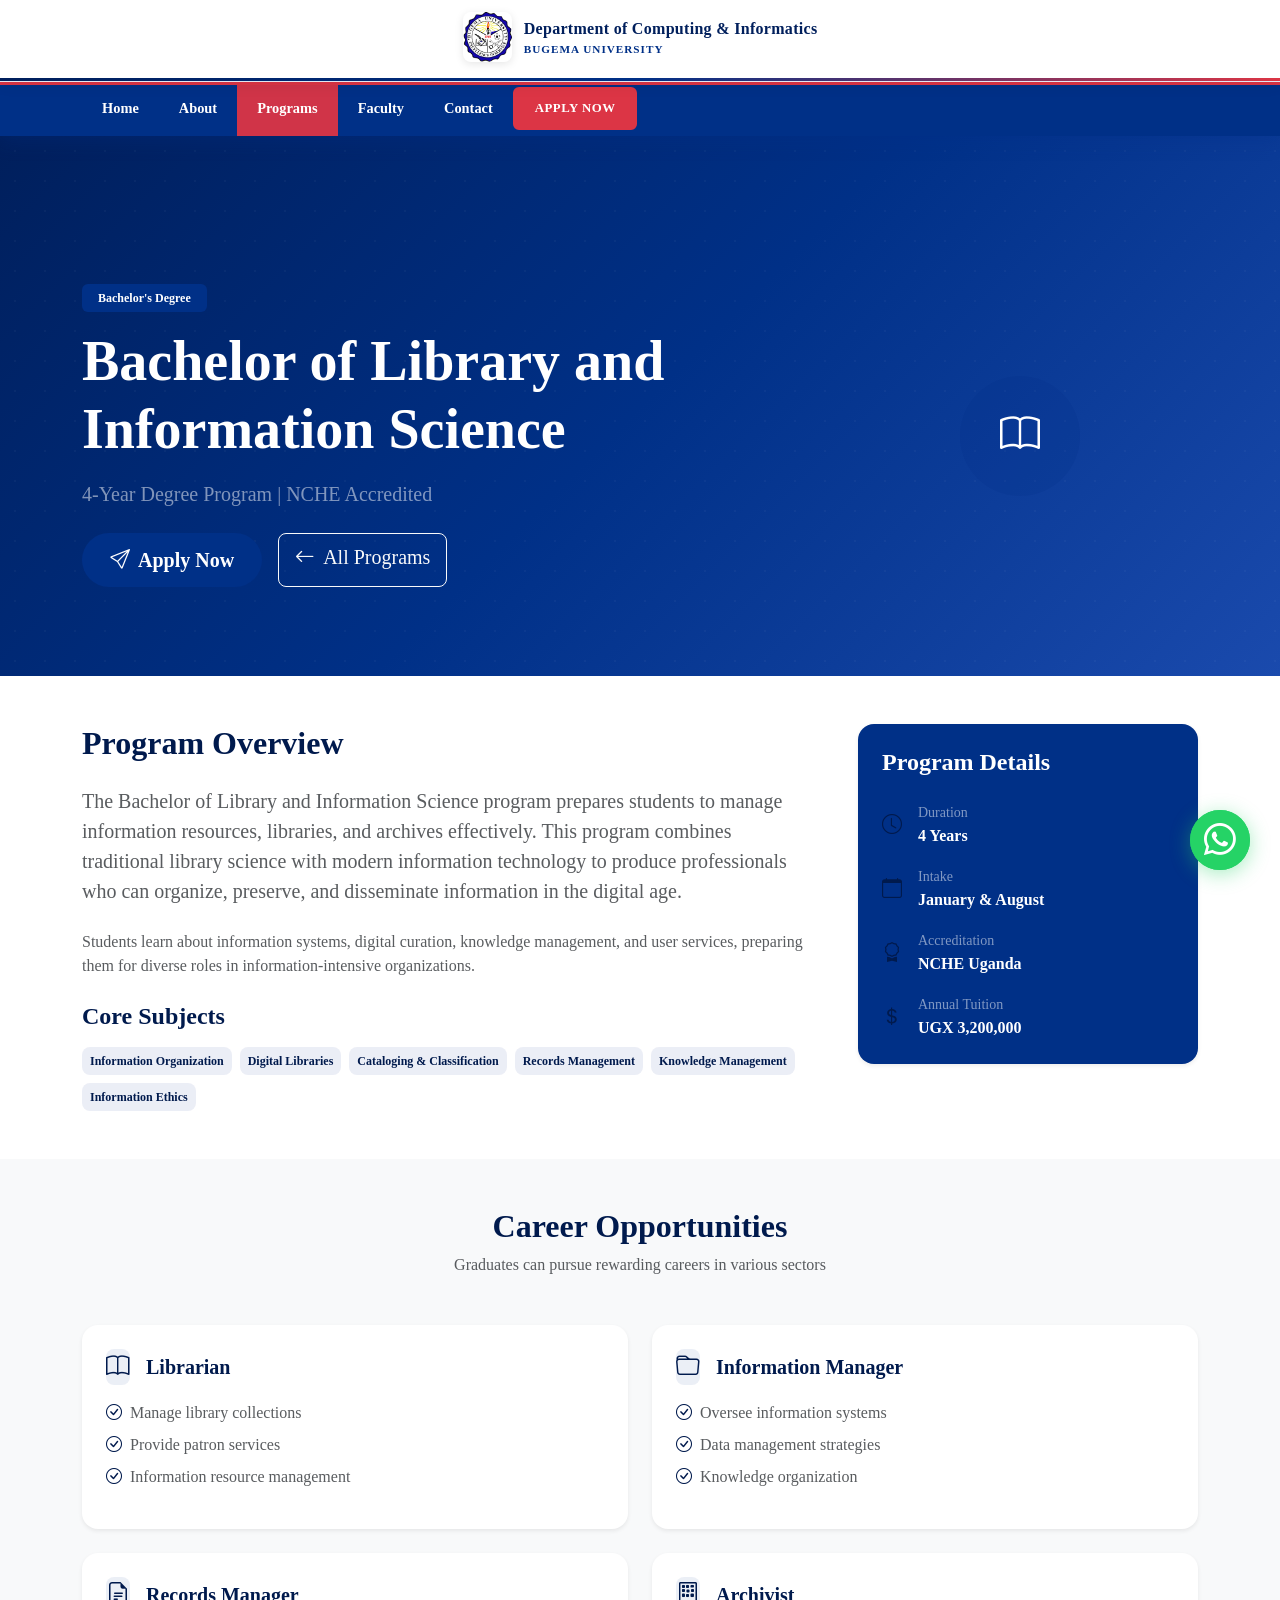
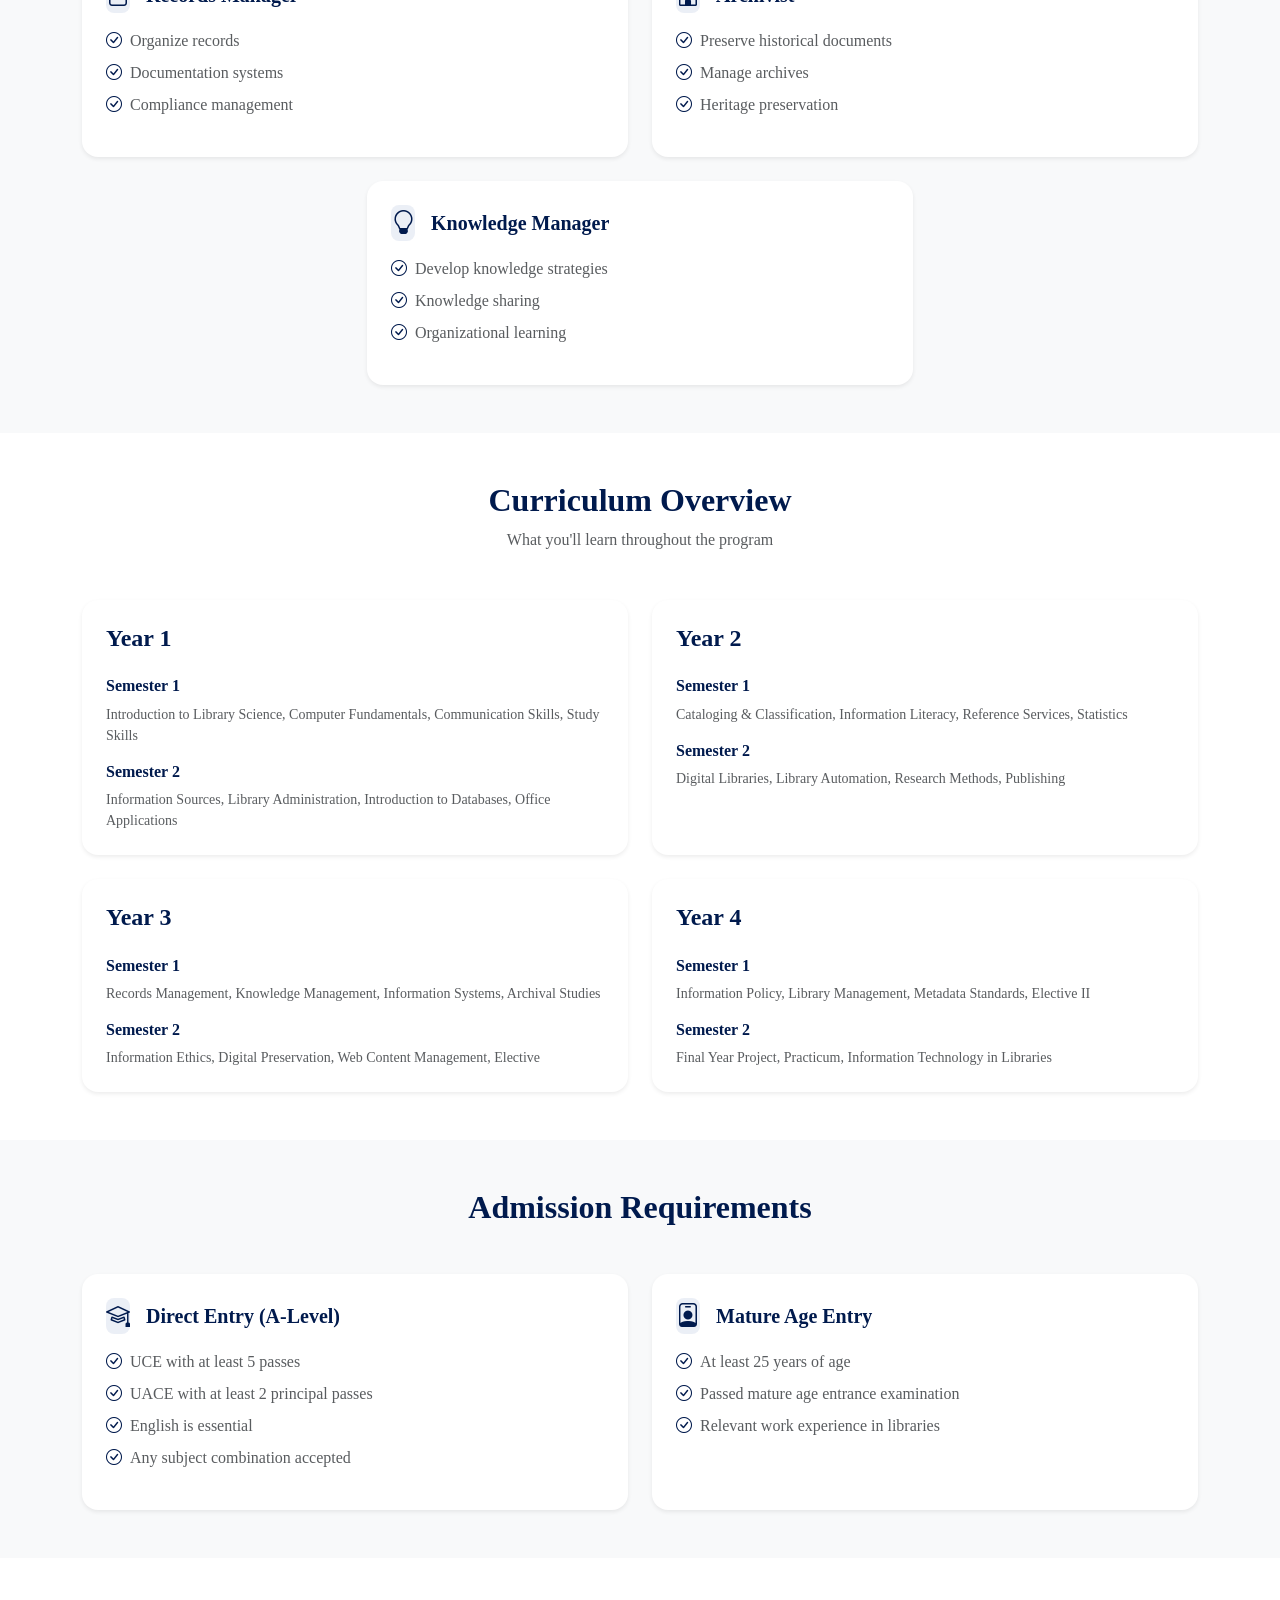
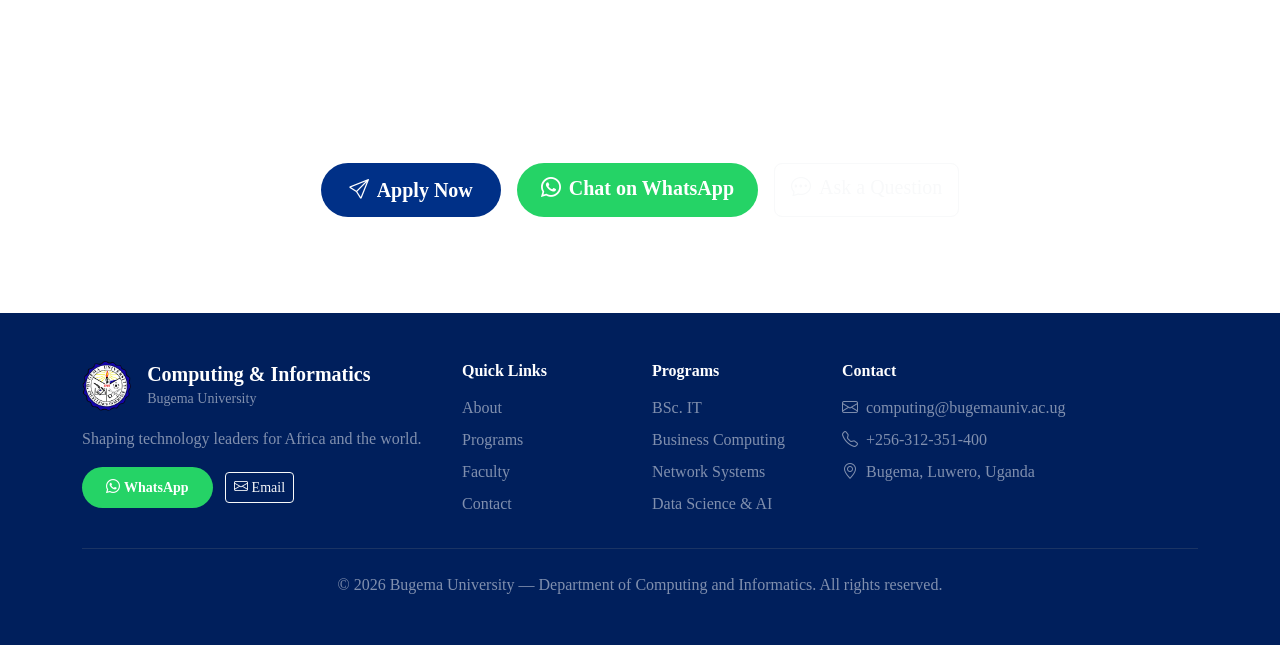
<file: library-science.html>
<!DOCTYPE html>
<html lang="en">
<head>
    <meta charset="UTF-8">
    <meta name="viewport" content="width=device-width, initial-scale=1.0">
    <title>Bachelor of Library and Information Science | Bugema University</title>
    <meta name="description" content="Learn about the Bachelor of Library and Information Science program at Bugema University. Career opportunities, subjects, and admission requirements.">
    <link rel="icon" href="images/Bugema_logo.png">
    <link href="https://cdn.jsdelivr.net/npm/bootstrap@5.3.2/dist/css/bootstrap.min.css" rel="stylesheet">
    <link rel="stylesheet" href="https://cdn.jsdelivr.net/npm/bootstrap-icons@1.11.1/font/bootstrap-icons.css">
    <link rel="stylesheet" href="css/style.css">
</head>
<body>
        <!-- Top Bar with Logo -->
    <div class="top-bar">
        <div class="container">
            <a class="top-bar-brand" href="index.html">
                <img src="images/Bugema_logo.png" alt="Bugema University Logo">
                <div class="brand-text">
                    <span class="brand-title">Department of Computing & Informatics</span>
                    <span class="brand-subtitle">Bugema University</span>
                </div>
            </a>
        </div>
    </div>

    <!-- Main Navigation -->
    <nav class="main-navbar">
        <div class="container">
            <button class="navbar-toggler border-0" type="button" data-bs-toggle="collapse" data-bs-target="#navbarNav">
                <span class="navbar-toggler-icon"></span>
            </button>
            <div class="navbar-collapse" id="navbarNav">
                <ul class="navbar-nav align-items-lg-center">
                    <li class="nav-item"><a class="nav-link" href="index.html">Home</a></li>
                    <li class="nav-item"><a class="nav-link" href="about.html">About</a></li>
                    <li class="nav-item"><a class="nav-link active" href="programs.html">Programs</a></li>
                    <li class="nav-item"><a class="nav-link" href="faculty.html">Faculty</a></li>
                    <li class="nav-item"><a class="nav-link" href="contact.html">Contact</a></li>
                    <li class="nav-item navbar-btn">
                        <a class="btn btn-bugema" href="application.html">Apply Now</a>
                    </li>
                </ul>
            </div>
        </div>
    </nav>

    <!-- Page Hero -->
    <section class="page-hero-section hero-section">
        <div class="hero-overlay"></div>
        <div class="container hero-content">
            <div class="row align-items-center">
                <div class="col-lg-8 text-center text-lg-start">
                    <span class="badge bg-bugema text-white mb-3 px-3 py-2">Bachelor's Degree</span>
                    <h1 class="display-4 fw-bold text-white mb-3">Bachelor of Library and Information Science</h1>
                    <p class="lead text-white-50 mb-4">4-Year Degree Program | NCHE Accredited</p>
                    <div class="d-flex gap-3 justify-content-center justify-content-lg-start flex-wrap">
                        <a href="application.html" class="btn btn-bugema btn-lg"><i class="bi bi-send me-2"></i>Apply Now</a>
                        <a href="programs.html" class="btn btn-outline-light btn-lg"><i class="bi bi-arrow-left me-2"></i>All Programs</a>
                    </div>
                </div>
                <div class="col-lg-4 d-none d-lg-block text-center">
                    <div class="icon-box mx-auto" style="width: 120px; height: 120px; background: rgba(0,48,135,0.2); border-radius: 50%; display: flex; align-items: center; justify-content: center;">
                        <i class="bi bi-book text-white fs-1"></i>
                    </div>
                </div>
            </div>
        </div>
    </section>

    <!-- Overview -->
    <section class="py-5">
        <div class="container">
            <div class="row g-5">
                <div class="col-lg-8">
                    <h2 class="fw-bold text-bugema mb-4">Program Overview</h2>
                    <p class="text-muted lead mb-4">The Bachelor of Library and Information Science program prepares students to manage information resources, libraries, and archives effectively. This program combines traditional library science with modern information technology to produce professionals who can organize, preserve, and disseminate information in the digital age.</p>
                    <p class="text-muted">Students learn about information systems, digital curation, knowledge management, and user services, preparing them for diverse roles in information-intensive organizations.</p>
                    <h4 class="fw-bold text-bugema mt-4 mb-3">Core Subjects</h4>
                    <div class="d-flex flex-wrap gap-2">
                        <span class="badge bg-bugema-subtle text-bugema p-2 rounded-3">Information Organization</span>
                        <span class="badge bg-bugema-subtle text-bugema p-2 rounded-3">Digital Libraries</span>
                        <span class="badge bg-bugema-subtle text-bugema p-2 rounded-3">Cataloging & Classification</span>
                        <span class="badge bg-bugema-subtle text-bugema p-2 rounded-3">Records Management</span>
                        <span class="badge bg-bugema-subtle text-bugema p-2 rounded-3">Knowledge Management</span>
                        <span class="badge bg-bugema-subtle text-bugema p-2 rounded-3">Information Ethics</span>
                    </div>
                </div>
                <div class="col-lg-4">
                    <div class="card border-0 shadow-sm rounded-4 p-4 bg-bugema text-white">
                        <h4 class="fw-bold mb-4">Program Details</h4>
                        <div class="d-flex align-items-center mb-3">
                            <i class="bi bi-clock fs-5 me-3 text-bugema"></i>
                            <div>
                                <small class="text-white-50">Duration</small>
                                <p class="mb-0 fw-semibold">4 Years</p>
                            </div>
                        </div>
                        <div class="d-flex align-items-center mb-3">
                            <i class="bi bi-calendar fs-5 me-3 text-bugema"></i>
                            <div>
                                <small class="text-white-50">Intake</small>
                                <p class="mb-0 fw-semibold">January & August</p>
                            </div>
                        </div>
                        <div class="d-flex align-items-center mb-3">
                            <i class="bi bi-award fs-5 me-3 text-bugema"></i>
                            <div>
                                <small class="text-white-50">Accreditation</small>
                                <p class="mb-0 fw-semibold">NCHE Uganda</p>
                            </div>
                        </div>
                        <div class="d-flex align-items-center">
                            <i class="bi bi-currency-dollar fs-5 me-3 text-bugema"></i>
                            <div>
                                <small class="text-white-50">Annual Tuition</small>
                                <p class="mb-0 fw-semibold">UGX 3,200,000</p>
                            </div>
                        </div>
                    </div>
                </div>
            </div>
        </div>
    </section>

    <!-- Career Paths -->
    <section class="py-5 bg-light">
        <div class="container">
            <div class="text-center mb-5">
                <h2 class="fw-bold text-bugema">Career Opportunities</h2>
                <p class="text-muted">Graduates can pursue rewarding careers in various sectors</p>
            </div>
            <div class="row g-4">
                <div class="col-md-6">
                    <div class="card h-100 border-0 shadow-sm rounded-4 p-4">
                        <div class="d-flex align-items-center mb-3">
                            <div class="icon-box bg-bugema-subtle text-bugema rounded-3 me-3">
                                <i class="bi bi-book fs-4"></i>
                            </div>
                            <h4 class="h5 fw-bold text-bugema mb-0">Librarian</h4>
                        </div>
                        <ul class="list-unstyled text-muted">
                            <li class="mb-2"><i class="bi bi-check-circle text-bugema me-2"></i>Manage library collections</li>
                            <li class="mb-2"><i class="bi bi-check-circle text-bugema me-2"></i>Provide patron services</li>
                            <li><i class="bi bi-check-circle text-bugema me-2"></i>Information resource management</li>
                        </ul>
                    </div>
                </div>
                <div class="col-md-6">
                    <div class="card h-100 border-0 shadow-sm rounded-4 p-4">
                        <div class="d-flex align-items-center mb-3">
                            <div class="icon-box bg-bugema-subtle text-bugema rounded-3 me-3">
                                <i class="bi bi-folder fs-4"></i>
                            </div>
                            <h4 class="h5 fw-bold text-bugema mb-0">Information Manager</h4>
                        </div>
                        <ul class="list-unstyled text-muted">
                            <li class="mb-2"><i class="bi bi-check-circle text-bugema me-2"></i>Oversee information systems</li>
                            <li class="mb-2"><i class="bi bi-check-circle text-bugema me-2"></i>Data management strategies</li>
                            <li><i class="bi bi-check-circle text-bugema me-2"></i>Knowledge organization</li>
                        </ul>
                    </div>
                </div>
                <div class="col-md-6">
                    <div class="card h-100 border-0 shadow-sm rounded-4 p-4">
                        <div class="d-flex align-items-center mb-3">
                            <div class="icon-box bg-bugema-subtle text-bugema rounded-3 me-3">
                                <i class="bi bi-file-earmark-text fs-4"></i>
                            </div>
                            <h4 class="h5 fw-bold text-bugema mb-0">Records Manager</h4>
                        </div>
                        <ul class="list-unstyled text-muted">
                            <li class="mb-2"><i class="bi bi-check-circle text-bugema me-2"></i>Organize records</li>
                            <li class="mb-2"><i class="bi bi-check-circle text-bugema me-2"></i>Documentation systems</li>
                            <li><i class="bi bi-check-circle text-bugema me-2"></i>Compliance management</li>
                        </ul>
                    </div>
                </div>
                <div class="col-md-6">
                    <div class="card h-100 border-0 shadow-sm rounded-4 p-4">
                        <div class="d-flex align-items-center mb-3">
                            <div class="icon-box bg-bugema-subtle text-bugema rounded-3 me-3">
                                <i class="bi bi-building fs-4"></i>
                            </div>
                            <h4 class="h5 fw-bold text-bugema mb-0">Archivist</h4>
                        </div>
                        <ul class="list-unstyled text-muted">
                            <li class="mb-2"><i class="bi bi-check-circle text-bugema me-2"></i>Preserve historical documents</li>
                            <li class="mb-2"><i class="bi bi-check-circle text-bugema me-2"></i>Manage archives</li>
                            <li><i class="bi bi-check-circle text-bugema me-2"></i>Heritage preservation</li>
                        </ul>
                    </div>
                </div>
                <div class="col-md-6 mx-auto">
                    <div class="card h-100 border-0 shadow-sm rounded-4 p-4">
                        <div class="d-flex align-items-center mb-3">
                            <div class="icon-box bg-bugema-subtle text-bugema rounded-3 me-3">
                                <i class="bi bi-lightbulb fs-4"></i>
                            </div>
                            <h4 class="h5 fw-bold text-bugema mb-0">Knowledge Manager</h4>
                        </div>
                        <ul class="list-unstyled text-muted">
                            <li class="mb-2"><i class="bi bi-check-circle text-bugema me-2"></i>Develop knowledge strategies</li>
                            <li class="mb-2"><i class="bi bi-check-circle text-bugema me-2"></i>Knowledge sharing</li>
                            <li><i class="bi bi-check-circle text-bugema me-2"></i>Organizational learning</li>
                        </ul>
                    </div>
                </div>
            </div>
        </div>
    </section>

    <!-- Curriculum -->
    <section class="py-5">
        <div class="container">
            <div class="text-center mb-5">
                <h2 class="fw-bold text-bugema">Curriculum Overview</h2>
                <p class="text-muted">What you'll learn throughout the program</p>
            </div>
            <div class="row g-4">
                <div class="col-md-6">
                    <div class="card h-100 border-0 shadow-sm rounded-4 p-4">
                        <h4 class="fw-bold text-bugema mb-4">Year 1</h4>
                        <div class="mb-3">
                            <h6 class="fw-bold text-bugema">Semester 1</h6>
                            <p class="text-muted small mb-0">Introduction to Library Science, Computer Fundamentals, Communication Skills, Study Skills</p>
                        </div>
                        <div>
                            <h6 class="fw-bold text-bugema">Semester 2</h6>
                            <p class="text-muted small mb-0">Information Sources, Library Administration, Introduction to Databases, Office Applications</p>
                        </div>
                    </div>
                </div>
                <div class="col-md-6">
                    <div class="card h-100 border-0 shadow-sm rounded-4 p-4">
                        <h4 class="fw-bold text-bugema mb-4">Year 2</h4>
                        <div class="mb-3">
                            <h6 class="fw-bold text-bugema">Semester 1</h6>
                            <p class="text-muted small mb-0">Cataloging & Classification, Information Literacy, Reference Services, Statistics</p>
                        </div>
                        <div>
                            <h6 class="fw-bold text-bugema">Semester 2</h6>
                            <p class="text-muted small mb-0">Digital Libraries, Library Automation, Research Methods, Publishing</p>
                        </div>
                    </div>
                </div>
                <div class="col-md-6">
                    <div class="card h-100 border-0 shadow-sm rounded-4 p-4">
                        <h4 class="fw-bold text-bugema mb-4">Year 3</h4>
                        <div class="mb-3">
                            <h6 class="fw-bold text-bugema">Semester 1</h6>
                            <p class="text-muted small mb-0">Records Management, Knowledge Management, Information Systems, Archival Studies</p>
                        </div>
                        <div>
                            <h6 class="fw-bold text-bugema">Semester 2</h6>
                            <p class="text-muted small mb-0">Information Ethics, Digital Preservation, Web Content Management, Elective</p>
                        </div>
                    </div>
                </div>
                <div class="col-md-6">
                    <div class="card h-100 border-0 shadow-sm rounded-4 p-4">
                        <h4 class="fw-bold text-bugema mb-4">Year 4</h4>
                        <div class="mb-3">
                            <h6 class="fw-bold text-bugema">Semester 1</h6>
                            <p class="text-muted small mb-0">Information Policy, Library Management, Metadata Standards, Elective II</p>
                        </div>
                        <div>
                            <h6 class="fw-bold text-bugema">Semester 2</h6>
                            <p class="text-muted small mb-0">Final Year Project, Practicum, Information Technology in Libraries</p>
                        </div>
                    </div>
                </div>
            </div>
        </div>
    </section>

    <!-- Requirements -->
    <section class="py-5 bg-light">
        <div class="container">
            <div class="text-center mb-5">
                <h2 class="fw-bold text-bugema">Admission Requirements</h2>
            </div>
            <div class="row g-4 justify-content-center">
                <div class="col-md-6">
                    <div class="card h-100 border-0 shadow-sm rounded-4 p-4">
                        <div class="d-flex align-items-center mb-3">
                            <div class="icon-box bg-bugema-subtle text-bugema rounded-3 me-3">
                                <i class="bi bi-mortarboard fs-4"></i>
                            </div>
                            <h4 class="h5 fw-bold text-bugema mb-0">Direct Entry (A-Level)</h4>
                        </div>
                        <ul class="list-unstyled text-muted">
                            <li class="mb-2"><i class="bi bi-check-circle text-bugema me-2"></i>UCE with at least 5 passes</li>
                            <li class="mb-2"><i class="bi bi-check-circle text-bugema me-2"></i>UACE with at least 2 principal passes</li>
                            <li class="mb-2"><i class="bi bi-check-circle text-bugema me-2"></i>English is essential</li>
                            <li><i class="bi bi-check-circle text-bugema me-2"></i>Any subject combination accepted</li>
                        </ul>
                    </div>
                </div>
                <div class="col-md-6">
                    <div class="card h-100 border-0 shadow-sm rounded-4 p-4">
                        <div class="d-flex align-items-center mb-3">
                            <div class="icon-box bg-bugema-subtle text-bugema rounded-3 me-3">
                                <i class="bi bi-person-badge fs-4"></i>
                            </div>
                            <h4 class="h5 fw-bold text-bugema mb-0">Mature Age Entry</h4>
                        </div>
                        <ul class="list-unstyled text-muted">
                            <li class="mb-2"><i class="bi bi-check-circle text-bugema me-2"></i>At least 25 years of age</li>
                            <li class="mb-2"><i class="bi bi-check-circle text-bugema me-2"></i>Passed mature age entrance examination</li>
                            <li><i class="bi bi-check-circle text-bugema me-2"></i>Relevant work experience in libraries</li>
                        </ul>
                    </div>
                </div>
            </div>
        </div>
    </section>

    <!-- CTA Section -->
    <section class="cta-section py-5 text-white">
        <div class="container text-center py-5">
            <h2 class="fw-bold mb-3">Ready to Start Your IT Journey?</h2>
            <p class="lead mb-4 opacity-75">Join Bugema University and become a skilled IT professional.</p>
            <div class="d-flex gap-3 justify-content-center flex-wrap">
                <a href="application.html" class="btn btn-bugema btn-lg"><i class="bi bi-send me-2"></i>Apply Now</a>
                <a href="https://wa.me/256779793746" target="_blank" class="btn btn-whatsapp btn-lg"><i class="bi bi-whatsapp me-2"></i>Chat on WhatsApp</a>
                <a href="contact.html" class="btn btn-outline-light btn-lg"><i class="bi bi-chat-dots me-2"></i>Ask a Question</a>
            </div>
        </div>
    </section>

    <!-- Footer -->
    <footer class="footer py-5">
        <div class="container">
            <div class="row g-4">
                <div class="col-lg-4">
                    <div class="d-flex align-items-center mb-3">
                        <img src="images/Bugema_logo.png" alt="Logo" height="50" class="me-3 rounded-3">
                        <div>
                            <h5 class="text-white fw-bold mb-0">Computing & Informatics</h5>
                            <small class="text-white-50">Bugema University</small>
                        </div>
                    </div>
                    <p class="text-white-50">Shaping technology leaders for Africa and the world.</p>
                    <div class="mt-3">
                        <a href="https://wa.me/256779793746" target="_blank" class="btn btn-whatsapp btn-sm me-2">
                            <i class="bi bi-whatsapp me-1"></i>WhatsApp
                        </a>
                        <a href="mailto:computing@bugemauniv.ac.ug" class="btn btn-outline-light btn-sm">
                            <i class="bi bi-envelope me-1"></i>Email
                        </a>
                    </div>
                </div>
                <div class="col-6 col-lg-2">
                    <h6 class="text-white fw-bold mb-3">Quick Links</h6>
                    <ul class="list-unstyled mb-0">
                        <li class="mb-2"><a href="about.html" class="text-white-50 text-decoration-none">About</a></li>
                        <li class="mb-2"><a href="programs.html" class="text-white-50 text-decoration-none">Programs</a></li>
                        <li class="mb-2"><a href="faculty.html" class="text-white-50 text-decoration-none">Faculty</a></li>
                        <li class="mb-2"><a href="contact.html" class="text-white-50 text-decoration-none">Contact</a></li>
                    </ul>
                </div>
                <div class="col-6 col-lg-2">
                    <h6 class="text-white fw-bold mb-3">Programs</h6>
                    <ul class="list-unstyled mb-0">
                        <li class="mb-2"><a href="bachelor-it.html" class="text-white-50 text-decoration-none">BSc. IT</a></li>
                        <li class="mb-2"><a href="business-computing.html" class="text-white-50 text-decoration-none">Business Computing</a></li>
                        <li class="mb-2"><a href="network-systems.html" class="text-white-50 text-decoration-none">Network Systems</a></li>
                        <li class="mb-2"><a href="data-science-ai.html" class="text-white-50 text-decoration-none">Data Science & AI</a></li>
                    </ul>
                </div>
                <div class="col-lg-4">
                    <h6 class="text-white fw-bold mb-3">Contact</h6>
                    <ul class="list-unstyled text-white-50 mb-0">
                        <li class="mb-2"><a href="mailto:computing@bugemauniv.ac.ug" class="text-white-50 text-decoration-none"><i class="bi bi-envelope me-2"></i>computing@bugemauniv.ac.ug</a></li>
                        <li class="mb-2"><a href="tel:+256312351400" class="text-white-50 text-decoration-none"><i class="bi bi-telephone me-2"></i>+256-312-351-400</a></li>
                        <li class="mb-2"><i class="bi bi-geo-alt me-2"></i>Bugema, Luwero, Uganda</li>
                    </ul>
                </div>
            </div>
            <hr class="my-4 border-secondary">
            <p class="text-center text-white-50 mb-0">&copy; 2026 Bugema University — Department of Computing and Informatics. All rights reserved.</p>
        </div>
    </footer>

    <script src="https://cdn.jsdelivr.net/npm/bootstrap@5.3.2/dist/js/bootstrap.bundle.min.js"></script>
    <script src="js/main.js"></script>

    <!-- Floating WhatsApp Button -->
    <a href="https://wa.me/256779793746" target="_blank" class="whatsapp-float" aria-label="Chat on WhatsApp">
        <i class="bi bi-whatsapp"></i>
    </a>
</body>
</html>
</file>
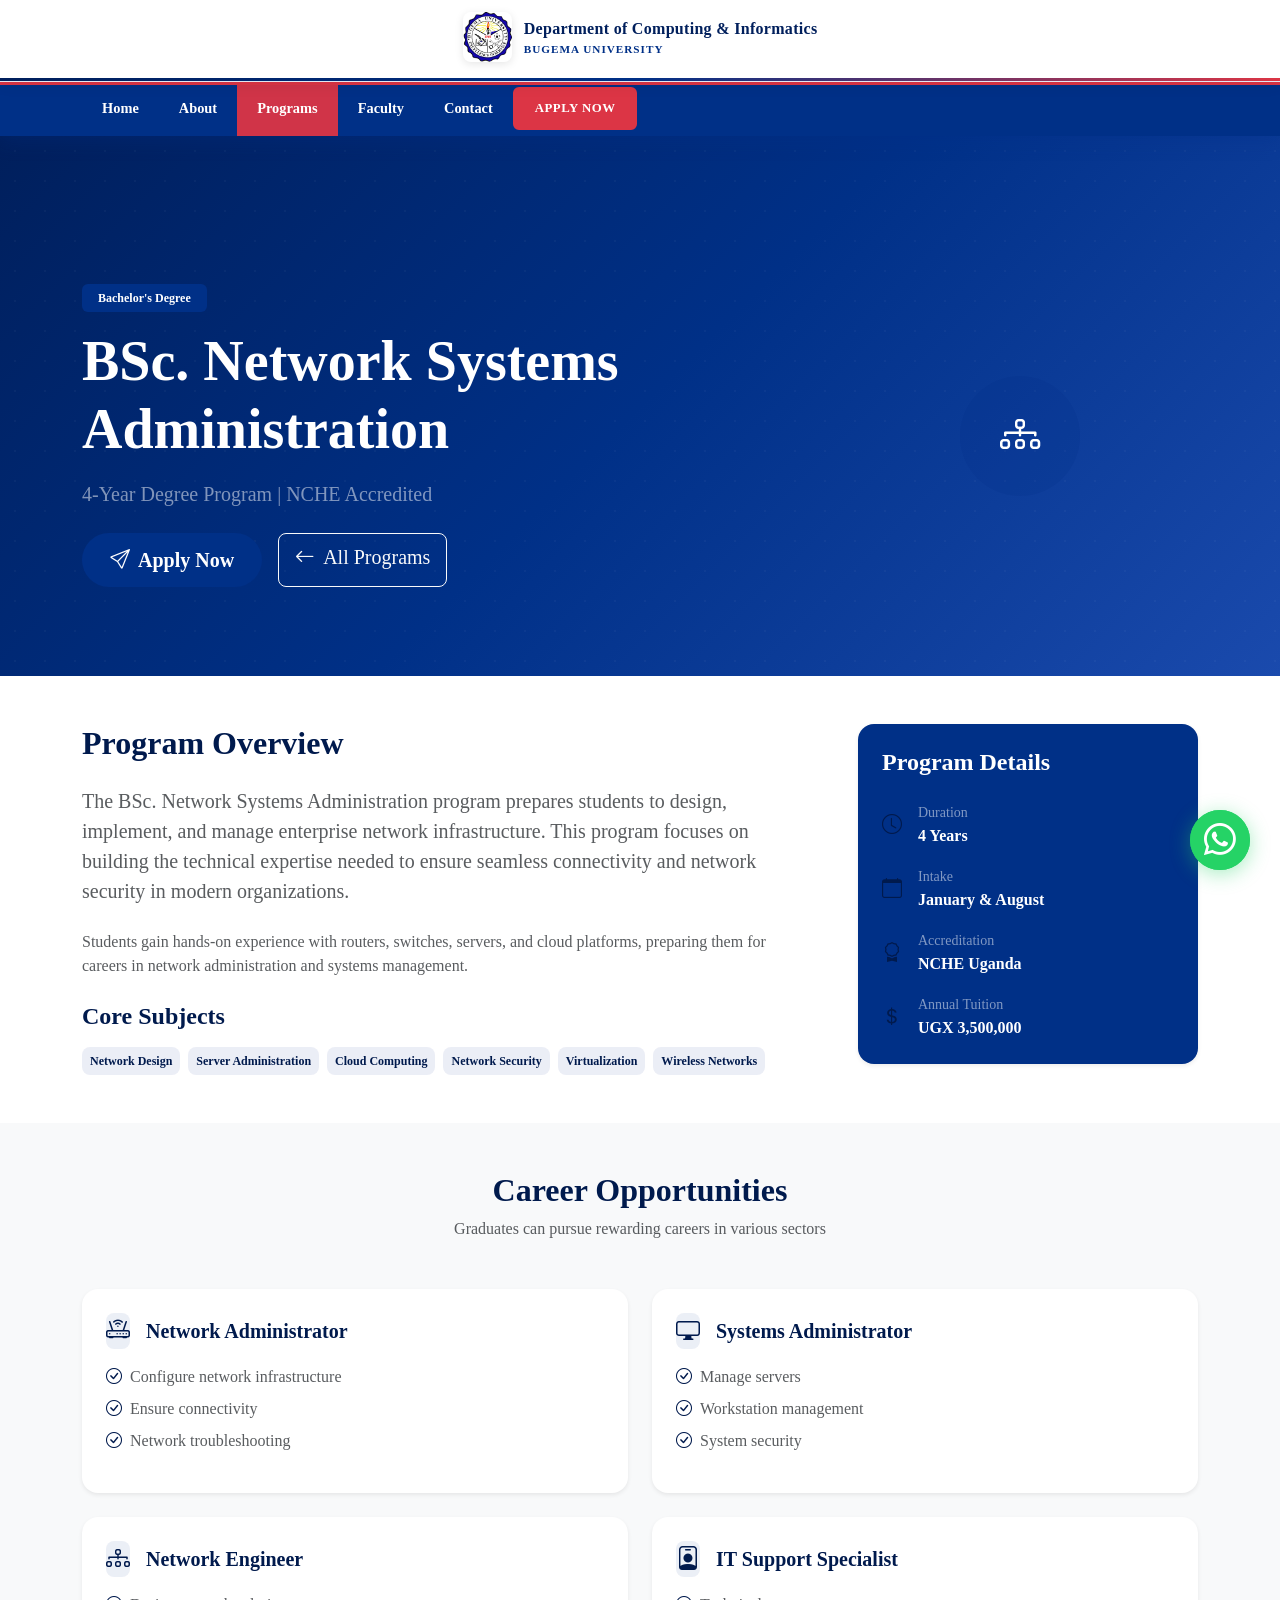
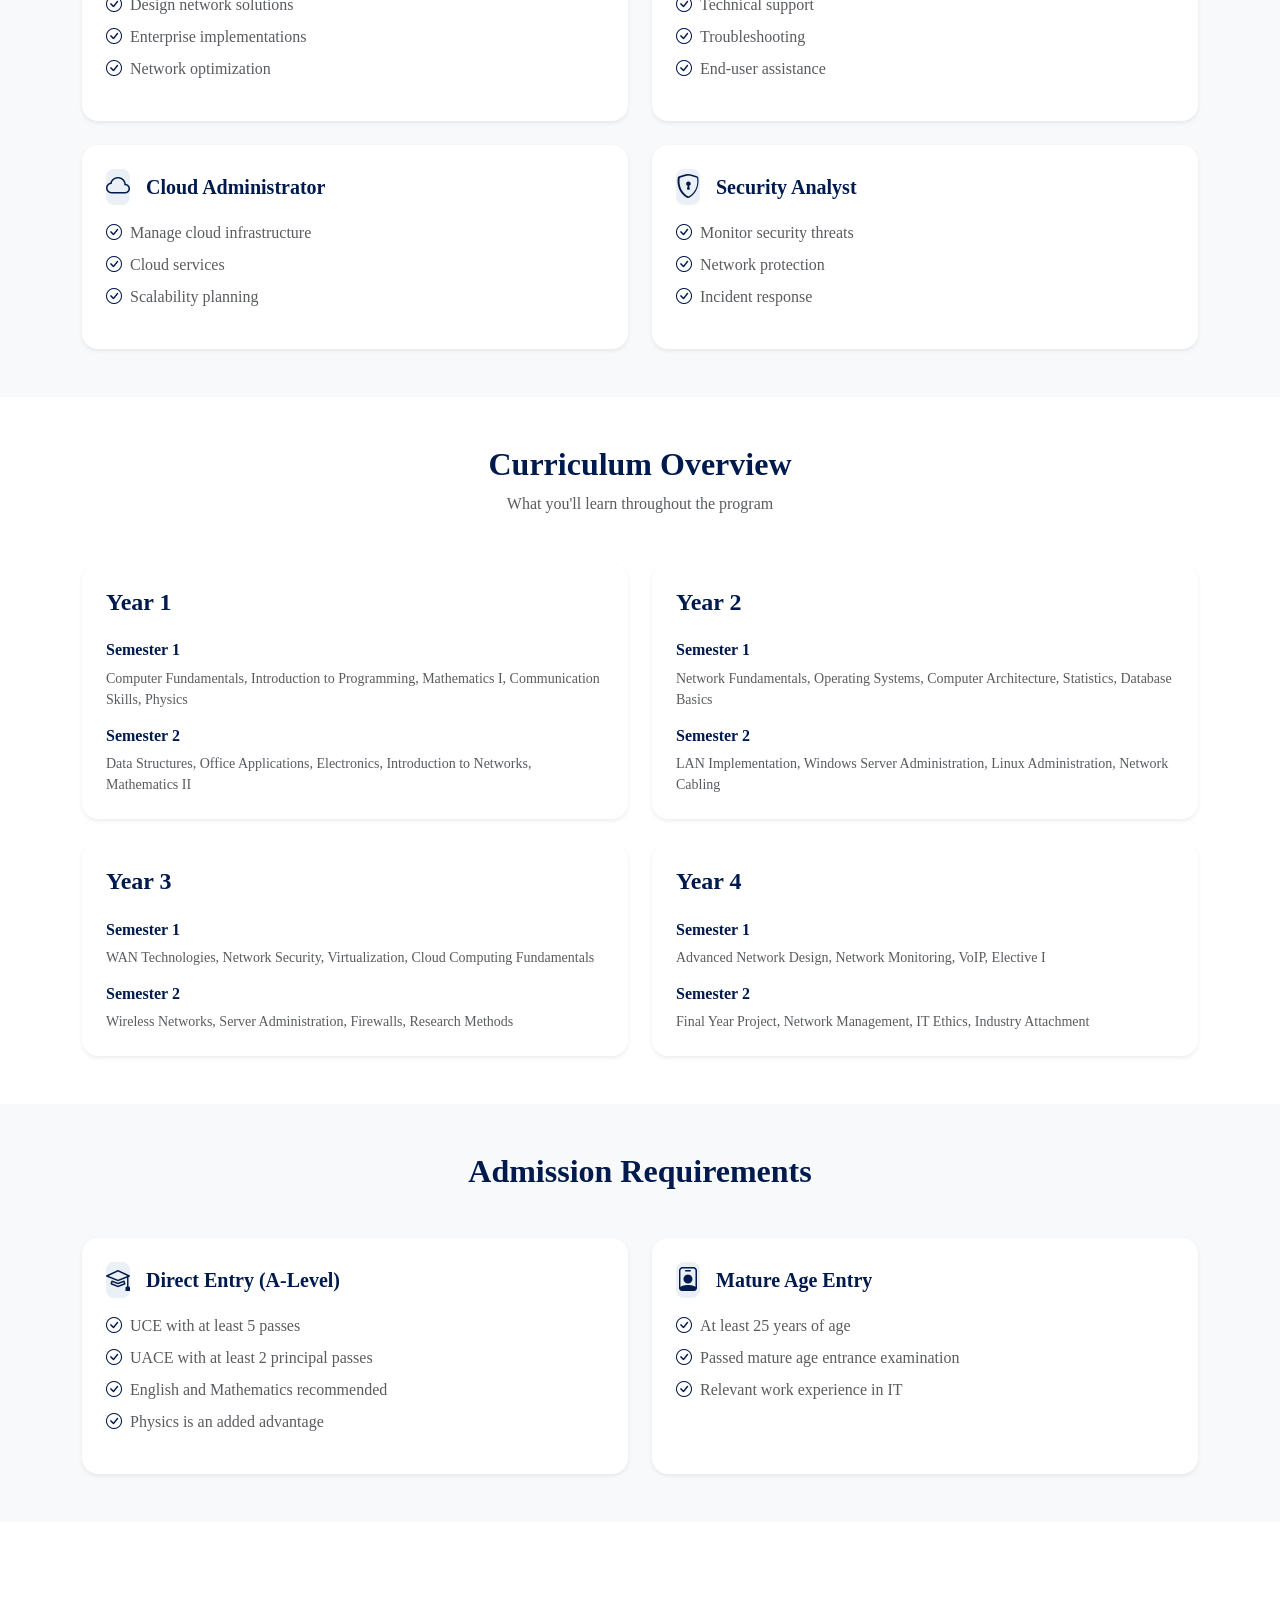
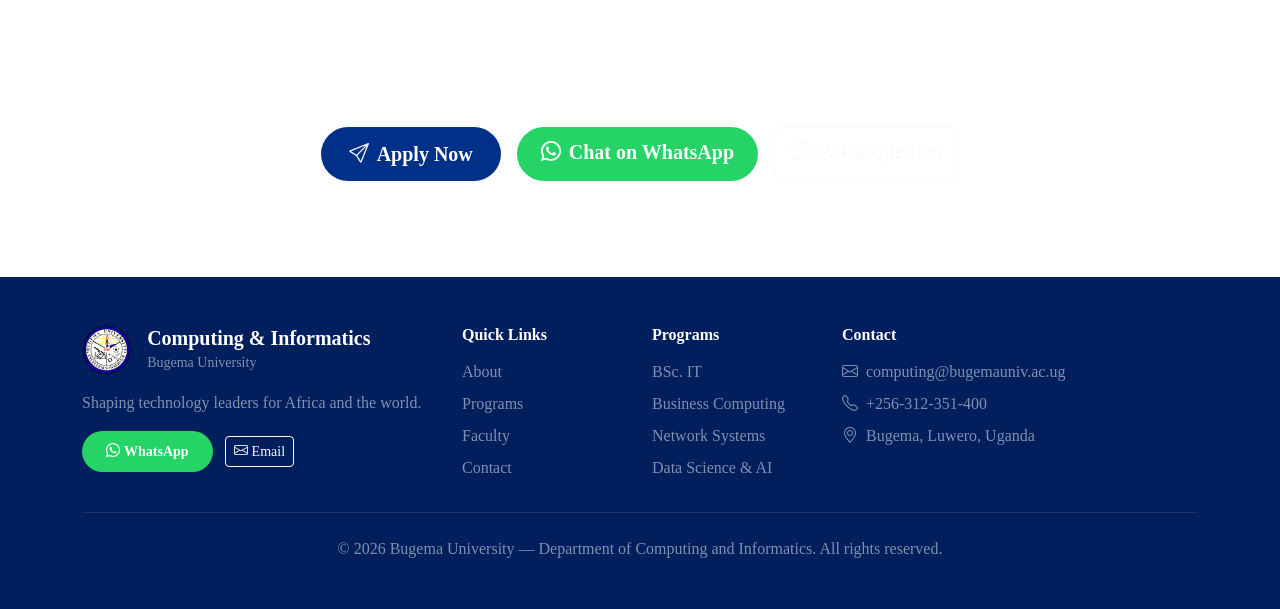
<file: network-systems.html>
<!DOCTYPE html>
<html lang="en">
<head>
    <meta charset="UTF-8">
    <meta name="viewport" content="width=device-width, initial-scale=1.0">
    <title>BSc. Network Systems Administration | Bugema University</title>
    <meta name="description" content="Learn about the BSc. Network Systems Administration program at Bugema University. Career opportunities, subjects, and admission requirements.">
    <link rel="icon" href="images/Bugema_logo.png">
    <link href="https://cdn.jsdelivr.net/npm/bootstrap@5.3.2/dist/css/bootstrap.min.css" rel="stylesheet">
    <link rel="stylesheet" href="https://cdn.jsdelivr.net/npm/bootstrap-icons@1.11.1/font/bootstrap-icons.css">
    <link rel="stylesheet" href="css/style.css">
</head>
<body>
        <!-- Top Bar with Logo -->
    <div class="top-bar">
        <div class="container">
            <a class="top-bar-brand" href="index.html">
                <img src="images/Bugema_logo.png" alt="Bugema University Logo">
                <div class="brand-text">
                    <span class="brand-title">Department of Computing & Informatics</span>
                    <span class="brand-subtitle">Bugema University</span>
                </div>
            </a>
        </div>
    </div>

    <!-- Main Navigation -->
    <nav class="main-navbar">
        <div class="container">
            <button class="navbar-toggler border-0" type="button" data-bs-toggle="collapse" data-bs-target="#navbarNav">
                <span class="navbar-toggler-icon"></span>
            </button>
            <div class="navbar-collapse" id="navbarNav">
                <ul class="navbar-nav align-items-lg-center">
                    <li class="nav-item"><a class="nav-link" href="index.html">Home</a></li>
                    <li class="nav-item"><a class="nav-link" href="about.html">About</a></li>
                    <li class="nav-item"><a class="nav-link active" href="programs.html">Programs</a></li>
                    <li class="nav-item"><a class="nav-link" href="faculty.html">Faculty</a></li>
                    <li class="nav-item"><a class="nav-link" href="contact.html">Contact</a></li>
                    <li class="nav-item navbar-btn">
                        <a class="btn btn-bugema" href="application.html">Apply Now</a>
                    </li>
                </ul>
            </div>
        </div>
    </nav>

    <!-- Page Hero -->
    <section class="page-hero-section hero-section">
        <div class="hero-overlay"></div>
        <div class="container hero-content">
            <div class="row align-items-center">
                <div class="col-lg-8 text-center text-lg-start">
                    <span class="badge bg-bugema text-white mb-3 px-3 py-2">Bachelor's Degree</span>
                    <h1 class="display-4 fw-bold text-white mb-3">BSc. Network Systems Administration</h1>
                    <p class="lead text-white-50 mb-4">4-Year Degree Program | NCHE Accredited</p>
                    <div class="d-flex gap-3 justify-content-center justify-content-lg-start flex-wrap">
                        <a href="application.html" class="btn btn-bugema btn-lg"><i class="bi bi-send me-2"></i>Apply Now</a>
                        <a href="programs.html" class="btn btn-outline-light btn-lg"><i class="bi bi-arrow-left me-2"></i>All Programs</a>
                    </div>
                </div>
                <div class="col-lg-4 d-none d-lg-block text-center">
                    <div class="icon-box mx-auto" style="width: 120px; height: 120px; background: rgba(0,48,135,0.2); border-radius: 50%; display: flex; align-items: center; justify-content: center;">
                        <i class="bi bi-diagram-3 text-white fs-1"></i>
                    </div>
                </div>
            </div>
        </div>
    </section>

    <!-- Overview -->
    <section class="py-5">
        <div class="container">
            <div class="row g-5">
                <div class="col-lg-8">
                    <h2 class="fw-bold text-bugema mb-4">Program Overview</h2>
                    <p class="text-muted lead mb-4">The BSc. Network Systems Administration program prepares students to design, implement, and manage enterprise network infrastructure. This program focuses on building the technical expertise needed to ensure seamless connectivity and network security in modern organizations.</p>
                    <p class="text-muted">Students gain hands-on experience with routers, switches, servers, and cloud platforms, preparing them for careers in network administration and systems management.</p>
                    <h4 class="fw-bold text-bugema mt-4 mb-3">Core Subjects</h4>
                    <div class="d-flex flex-wrap gap-2">
                        <span class="badge bg-bugema-subtle text-bugema p-2 rounded-3">Network Design</span>
                        <span class="badge bg-bugema-subtle text-bugema p-2 rounded-3">Server Administration</span>
                        <span class="badge bg-bugema-subtle text-bugema p-2 rounded-3">Cloud Computing</span>
                        <span class="badge bg-bugema-subtle text-bugema p-2 rounded-3">Network Security</span>
                        <span class="badge bg-bugema-subtle text-bugema p-2 rounded-3">Virtualization</span>
                        <span class="badge bg-bugema-subtle text-bugema p-2 rounded-3">Wireless Networks</span>
                    </div>
                </div>
                <div class="col-lg-4">
                    <div class="card border-0 shadow-sm rounded-4 p-4 bg-bugema text-white">
                        <h4 class="fw-bold mb-4">Program Details</h4>
                        <div class="d-flex align-items-center mb-3">
                            <i class="bi bi-clock fs-5 me-3 text-bugema"></i>
                            <div>
                                <small class="text-white-50">Duration</small>
                                <p class="mb-0 fw-semibold">4 Years</p>
                            </div>
                        </div>
                        <div class="d-flex align-items-center mb-3">
                            <i class="bi bi-calendar fs-5 me-3 text-bugema"></i>
                            <div>
                                <small class="text-white-50">Intake</small>
                                <p class="mb-0 fw-semibold">January & August</p>
                            </div>
                        </div>
                        <div class="d-flex align-items-center mb-3">
                            <i class="bi bi-award fs-5 me-3 text-bugema"></i>
                            <div>
                                <small class="text-white-50">Accreditation</small>
                                <p class="mb-0 fw-semibold">NCHE Uganda</p>
                            </div>
                        </div>
                        <div class="d-flex align-items-center">
                            <i class="bi bi-currency-dollar fs-5 me-3 text-bugema"></i>
                            <div>
                                <small class="text-white-50">Annual Tuition</small>
                                <p class="mb-0 fw-semibold">UGX 3,500,000</p>
                            </div>
                        </div>
                    </div>
                </div>
            </div>
        </div>
    </section>

    <!-- Career Paths -->
    <section class="py-5 bg-light">
        <div class="container">
            <div class="text-center mb-5">
                <h2 class="fw-bold text-bugema">Career Opportunities</h2>
                <p class="text-muted">Graduates can pursue rewarding careers in various sectors</p>
            </div>
            <div class="row g-4">
                <div class="col-md-6">
                    <div class="card h-100 border-0 shadow-sm rounded-4 p-4">
                        <div class="d-flex align-items-center mb-3">
                            <div class="icon-box bg-bugema-subtle text-bugema rounded-3 me-3">
                                <i class="bi bi-router fs-4"></i>
                            </div>
                            <h4 class="h5 fw-bold text-bugema mb-0">Network Administrator</h4>
                        </div>
                        <ul class="list-unstyled text-muted">
                            <li class="mb-2"><i class="bi bi-check-circle text-bugema me-2"></i>Configure network infrastructure</li>
                            <li class="mb-2"><i class="bi bi-check-circle text-bugema me-2"></i>Ensure connectivity</li>
                            <li><i class="bi bi-check-circle text-bugema me-2"></i>Network troubleshooting</li>
                        </ul>
                    </div>
                </div>
                <div class="col-md-6">
                    <div class="card h-100 border-0 shadow-sm rounded-4 p-4">
                        <div class="d-flex align-items-center mb-3">
                            <div class="icon-box bg-bugema-subtle text-bugema rounded-3 me-3">
                                <i class="bi bi-display fs-4"></i>
                            </div>
                            <h4 class="h5 fw-bold text-bugema mb-0">Systems Administrator</h4>
                        </div>
                        <ul class="list-unstyled text-muted">
                            <li class="mb-2"><i class="bi bi-check-circle text-bugema me-2"></i>Manage servers</li>
                            <li class="mb-2"><i class="bi bi-check-circle text-bugema me-2"></i>Workstation management</li>
                            <li><i class="bi bi-check-circle text-bugema me-2"></i>System security</li>
                        </ul>
                    </div>
                </div>
                <div class="col-md-6">
                    <div class="card h-100 border-0 shadow-sm rounded-4 p-4">
                        <div class="d-flex align-items-center mb-3">
                            <div class="icon-box bg-bugema-subtle text-bugema rounded-3 me-3">
                                <i class="bi bi-diagram-3 fs-4"></i>
                            </div>
                            <h4 class="h5 fw-bold text-bugema mb-0">Network Engineer</h4>
                        </div>
                        <ul class="list-unstyled text-muted">
                            <li class="mb-2"><i class="bi bi-check-circle text-bugema me-2"></i>Design network solutions</li>
                            <li class="mb-2"><i class="bi bi-check-circle text-bugema me-2"></i>Enterprise implementations</li>
                            <li><i class="bi bi-check-circle text-bugema me-2"></i>Network optimization</li>
                        </ul>
                    </div>
                </div>
                <div class="col-md-6">
                    <div class="card h-100 border-0 shadow-sm rounded-4 p-4">
                        <div class="d-flex align-items-center mb-3">
                            <div class="icon-box bg-bugema-subtle text-bugema rounded-3 me-3">
                                <i class="bi bi-person-badge fs-4"></i>
                            </div>
                            <h4 class="h5 fw-bold text-bugema mb-0">IT Support Specialist</h4>
                        </div>
                        <ul class="list-unstyled text-muted">
                            <li class="mb-2"><i class="bi bi-check-circle text-bugema me-2"></i>Technical support</li>
                            <li class="mb-2"><i class="bi bi-check-circle text-bugema me-2"></i>Troubleshooting</li>
                            <li><i class="bi bi-check-circle text-bugema me-2"></i>End-user assistance</li>
                        </ul>
                    </div>
                </div>
                <div class="col-md-6">
                    <div class="card h-100 border-0 shadow-sm rounded-4 p-4">
                        <div class="d-flex align-items-center mb-3">
                            <div class="icon-box bg-bugema-subtle text-bugema rounded-3 me-3">
                                <i class="bi bi-cloud fs-4"></i>
                            </div>
                            <h4 class="h5 fw-bold text-bugema mb-0">Cloud Administrator</h4>
                        </div>
                        <ul class="list-unstyled text-muted">
                            <li class="mb-2"><i class="bi bi-check-circle text-bugema me-2"></i>Manage cloud infrastructure</li>
                            <li class="mb-2"><i class="bi bi-check-circle text-bugema me-2"></i>Cloud services</li>
                            <li><i class="bi bi-check-circle text-bugema me-2"></i>Scalability planning</li>
                        </ul>
                    </div>
                </div>
                <div class="col-md-6">
                    <div class="card h-100 border-0 shadow-sm rounded-4 p-4">
                        <div class="d-flex align-items-center mb-3">
                            <div class="icon-box bg-bugema-subtle text-bugema rounded-3 me-3">
                                <i class="bi bi-shield-lock fs-4"></i>
                            </div>
                            <h4 class="h5 fw-bold text-bugema mb-0">Security Analyst</h4>
                        </div>
                        <ul class="list-unstyled text-muted">
                            <li class="mb-2"><i class="bi bi-check-circle text-bugema me-2"></i>Monitor security threats</li>
                            <li class="mb-2"><i class="bi bi-check-circle text-bugema me-2"></i>Network protection</li>
                            <li><i class="bi bi-check-circle text-bugema me-2"></i>Incident response</li>
                        </ul>
                    </div>
                </div>
            </div>
        </div>
    </section>

    <!-- Curriculum -->
    <section class="py-5">
        <div class="container">
            <div class="text-center mb-5">
                <h2 class="fw-bold text-bugema">Curriculum Overview</h2>
                <p class="text-muted">What you'll learn throughout the program</p>
            </div>
            <div class="row g-4">
                <div class="col-md-6">
                    <div class="card h-100 border-0 shadow-sm rounded-4 p-4">
                        <h4 class="fw-bold text-bugema mb-4">Year 1</h4>
                        <div class="mb-3">
                            <h6 class="fw-bold text-bugema">Semester 1</h6>
                            <p class="text-muted small mb-0">Computer Fundamentals, Introduction to Programming, Mathematics I, Communication Skills, Physics</p>
                        </div>
                        <div>
                            <h6 class="fw-bold text-bugema">Semester 2</h6>
                            <p class="text-muted small mb-0">Data Structures, Office Applications, Electronics, Introduction to Networks, Mathematics II</p>
                        </div>
                    </div>
                </div>
                <div class="col-md-6">
                    <div class="card h-100 border-0 shadow-sm rounded-4 p-4">
                        <h4 class="fw-bold text-bugema mb-4">Year 2</h4>
                        <div class="mb-3">
                            <h6 class="fw-bold text-bugema">Semester 1</h6>
                            <p class="text-muted small mb-0">Network Fundamentals, Operating Systems, Computer Architecture, Statistics, Database Basics</p>
                        </div>
                        <div>
                            <h6 class="fw-bold text-bugema">Semester 2</h6>
                            <p class="text-muted small mb-0">LAN Implementation, Windows Server Administration, Linux Administration, Network Cabling</p>
                        </div>
                    </div>
                </div>
                <div class="col-md-6">
                    <div class="card h-100 border-0 shadow-sm rounded-4 p-4">
                        <h4 class="fw-bold text-bugema mb-4">Year 3</h4>
                        <div class="mb-3">
                            <h6 class="fw-bold text-bugema">Semester 1</h6>
                            <p class="text-muted small mb-0">WAN Technologies, Network Security, Virtualization, Cloud Computing Fundamentals</p>
                        </div>
                        <div>
                            <h6 class="fw-bold text-bugema">Semester 2</h6>
                            <p class="text-muted small mb-0">Wireless Networks, Server Administration, Firewalls, Research Methods</p>
                        </div>
                    </div>
                </div>
                <div class="col-md-6">
                    <div class="card h-100 border-0 shadow-sm rounded-4 p-4">
                        <h4 class="fw-bold text-bugema mb-4">Year 4</h4>
                        <div class="mb-3">
                            <h6 class="fw-bold text-bugema">Semester 1</h6>
                            <p class="text-muted small mb-0">Advanced Network Design, Network Monitoring, VoIP, Elective I</p>
                        </div>
                        <div>
                            <h6 class="fw-bold text-bugema">Semester 2</h6>
                            <p class="text-muted small mb-0">Final Year Project, Network Management, IT Ethics, Industry Attachment</p>
                        </div>
                    </div>
                </div>
            </div>
        </div>
    </section>

    <!-- Requirements -->
    <section class="py-5 bg-light">
        <div class="container">
            <div class="text-center mb-5">
                <h2 class="fw-bold text-bugema">Admission Requirements</h2>
            </div>
            <div class="row g-4 justify-content-center">
                <div class="col-md-6">
                    <div class="card h-100 border-0 shadow-sm rounded-4 p-4">
                        <div class="d-flex align-items-center mb-3">
                            <div class="icon-box bg-bugema-subtle text-bugema rounded-3 me-3">
                                <i class="bi bi-mortarboard fs-4"></i>
                            </div>
                            <h4 class="h5 fw-bold text-bugema mb-0">Direct Entry (A-Level)</h4>
                        </div>
                        <ul class="list-unstyled text-muted">
                            <li class="mb-2"><i class="bi bi-check-circle text-bugema me-2"></i>UCE with at least 5 passes</li>
                            <li class="mb-2"><i class="bi bi-check-circle text-bugema me-2"></i>UACE with at least 2 principal passes</li>
                            <li class="mb-2"><i class="bi bi-check-circle text-bugema me-2"></i>English and Mathematics recommended</li>
                            <li><i class="bi bi-check-circle text-bugema me-2"></i>Physics is an added advantage</li>
                        </ul>
                    </div>
                </div>
                <div class="col-md-6">
                    <div class="card h-100 border-0 shadow-sm rounded-4 p-4">
                        <div class="d-flex align-items-center mb-3">
                            <div class="icon-box bg-bugema-subtle text-bugema rounded-3 me-3">
                                <i class="bi bi-person-badge fs-4"></i>
                            </div>
                            <h4 class="h5 fw-bold text-bugema mb-0">Mature Age Entry</h4>
                        </div>
                        <ul class="list-unstyled text-muted">
                            <li class="mb-2"><i class="bi bi-check-circle text-bugema me-2"></i>At least 25 years of age</li>
                            <li class="mb-2"><i class="bi bi-check-circle text-bugema me-2"></i>Passed mature age entrance examination</li>
                            <li><i class="bi bi-check-circle text-bugema me-2"></i>Relevant work experience in IT</li>
                        </ul>
                    </div>
                </div>
            </div>
        </div>
    </section>

    <!-- CTA Section -->
    <section class="cta-section py-5 text-white">
        <div class="container text-center py-5">
            <h2 class="fw-bold mb-3">Ready to Start Your IT Journey?</h2>
            <p class="lead mb-4 opacity-75">Join Bugema University and become a skilled IT professional.</p>
            <div class="d-flex gap-3 justify-content-center flex-wrap">
                <a href="application.html" class="btn btn-bugema btn-lg"><i class="bi bi-send me-2"></i>Apply Now</a>
                <a href="https://wa.me/256779793746" target="_blank" class="btn btn-whatsapp btn-lg"><i class="bi bi-whatsapp me-2"></i>Chat on WhatsApp</a>
                <a href="contact.html" class="btn btn-outline-light btn-lg"><i class="bi bi-chat-dots me-2"></i>Ask a Question</a>
            </div>
        </div>
    </section>

    <!-- Footer -->
    <footer class="footer py-5">
        <div class="container">
            <div class="row g-4">
                <div class="col-lg-4">
                    <div class="d-flex align-items-center mb-3">
                        <img src="images/Bugema_logo.png" alt="Logo" height="50" class="me-3 rounded-3">
                        <div>
                            <h5 class="text-white fw-bold mb-0">Computing & Informatics</h5>
                            <small class="text-white-50">Bugema University</small>
                        </div>
                    </div>
                    <p class="text-white-50">Shaping technology leaders for Africa and the world.</p>
                    <div class="mt-3">
                        <a href="https://wa.me/256779793746" target="_blank" class="btn btn-whatsapp btn-sm me-2">
                            <i class="bi bi-whatsapp me-1"></i>WhatsApp
                        </a>
                        <a href="mailto:computing@bugemauniv.ac.ug" class="btn btn-outline-light btn-sm">
                            <i class="bi bi-envelope me-1"></i>Email
                        </a>
                    </div>
                </div>
                <div class="col-6 col-lg-2">
                    <h6 class="text-white fw-bold mb-3">Quick Links</h6>
                    <ul class="list-unstyled mb-0">
                        <li class="mb-2"><a href="about.html" class="text-white-50 text-decoration-none">About</a></li>
                        <li class="mb-2"><a href="programs.html" class="text-white-50 text-decoration-none">Programs</a></li>
                        <li class="mb-2"><a href="faculty.html" class="text-white-50 text-decoration-none">Faculty</a></li>
                        <li class="mb-2"><a href="contact.html" class="text-white-50 text-decoration-none">Contact</a></li>
                    </ul>
                </div>
                <div class="col-6 col-lg-2">
                    <h6 class="text-white fw-bold mb-3">Programs</h6>
                    <ul class="list-unstyled mb-0">
                        <li class="mb-2"><a href="bachelor-it.html" class="text-white-50 text-decoration-none">BSc. IT</a></li>
                        <li class="mb-2"><a href="business-computing.html" class="text-white-50 text-decoration-none">Business Computing</a></li>
                        <li class="mb-2"><a href="network-systems.html" class="text-white-50 text-decoration-none">Network Systems</a></li>
                        <li class="mb-2"><a href="data-science-ai.html" class="text-white-50 text-decoration-none">Data Science & AI</a></li>
                    </ul>
                </div>
                <div class="col-lg-4">
                    <h6 class="text-white fw-bold mb-3">Contact</h6>
                    <ul class="list-unstyled text-white-50 mb-0">
                        <li class="mb-2"><a href="mailto:computing@bugemauniv.ac.ug" class="text-white-50 text-decoration-none"><i class="bi bi-envelope me-2"></i>computing@bugemauniv.ac.ug</a></li>
                        <li class="mb-2"><a href="tel:+256312351400" class="text-white-50 text-decoration-none"><i class="bi bi-telephone me-2"></i>+256-312-351-400</a></li>
                        <li class="mb-2"><i class="bi bi-geo-alt me-2"></i>Bugema, Luwero, Uganda</li>
                    </ul>
                </div>
            </div>
            <hr class="my-4 border-secondary">
            <p class="text-center text-white-50 mb-0">&copy; 2026 Bugema University — Department of Computing and Informatics. All rights reserved.</p>
        </div>
    </footer>

    <script src="https://cdn.jsdelivr.net/npm/bootstrap@5.3.2/dist/js/bootstrap.bundle.min.js"></script>
    <script src="js/main.js"></script>

    <!-- Floating WhatsApp Button -->
    <a href="https://wa.me/256779793746" target="_blank" class="whatsapp-float" aria-label="Chat on WhatsApp">
        <i class="bi bi-whatsapp"></i>
    </a>
</body>
</html>
</file>
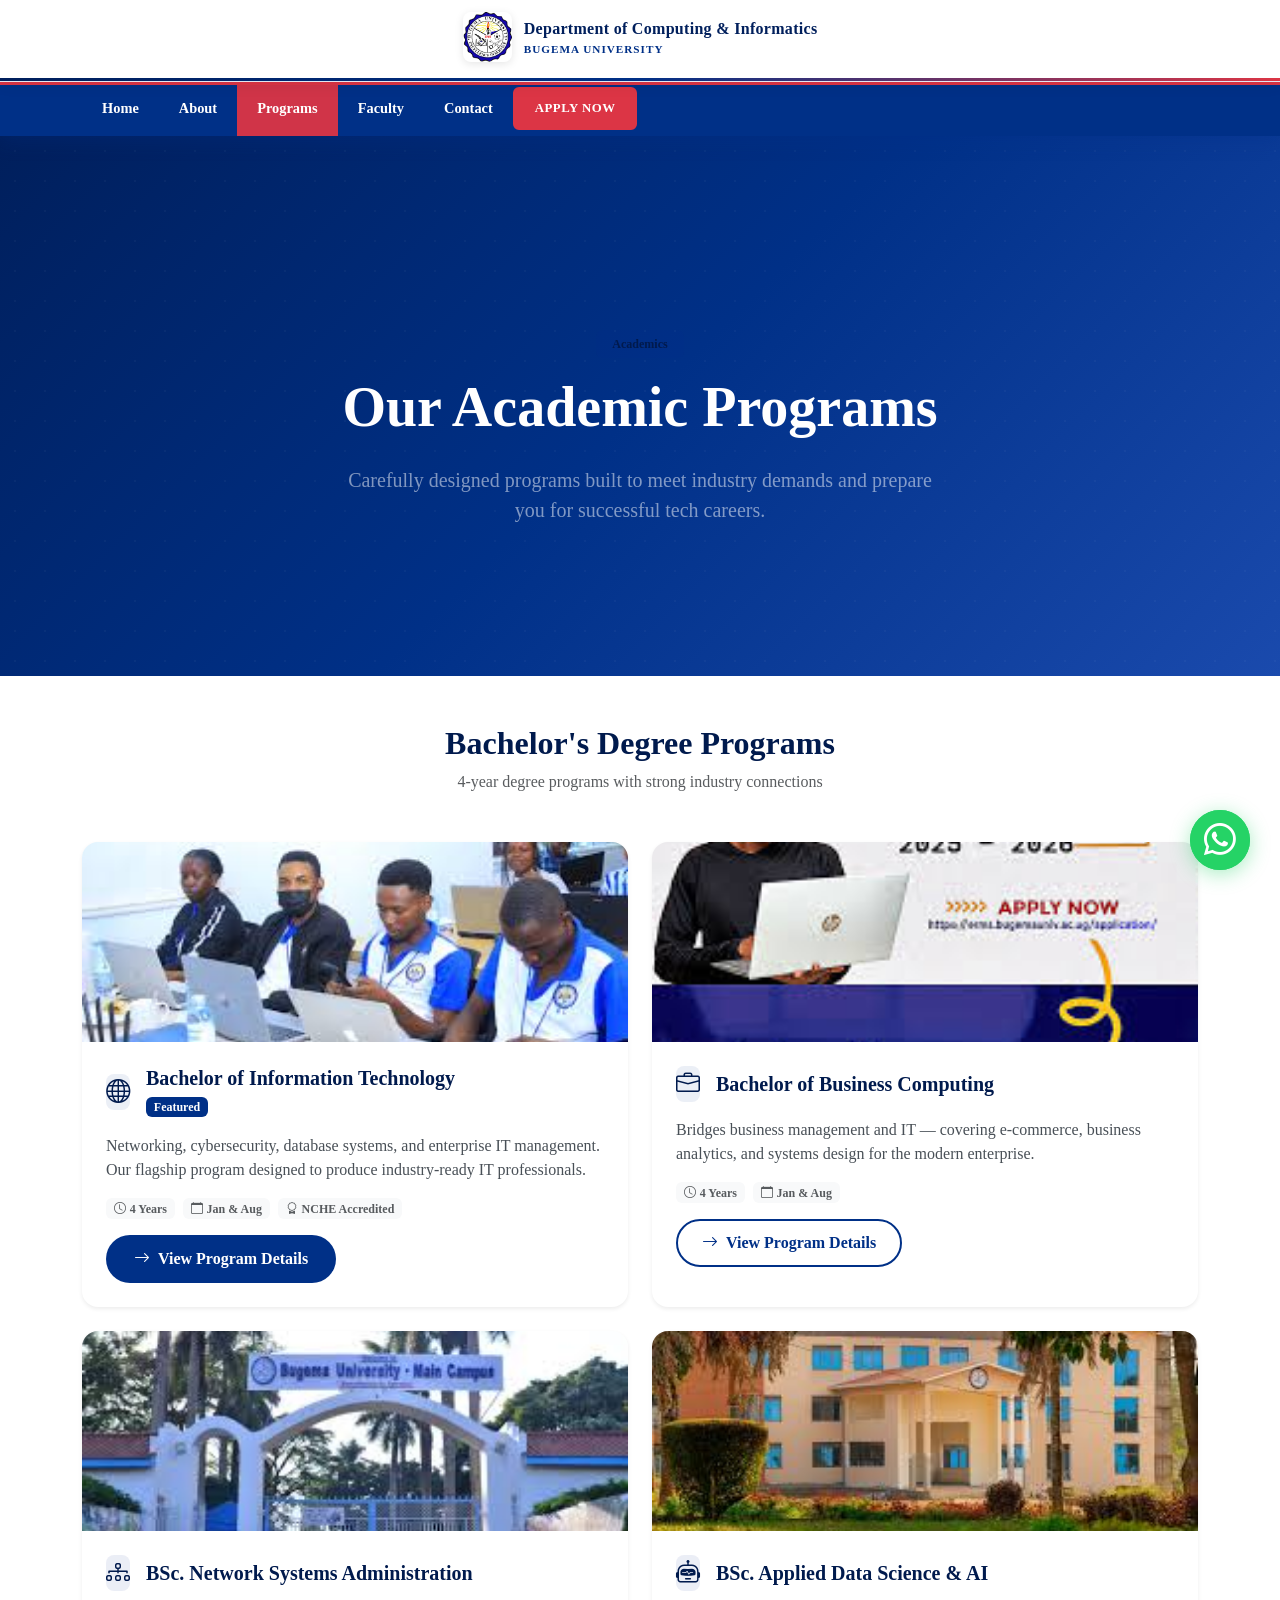
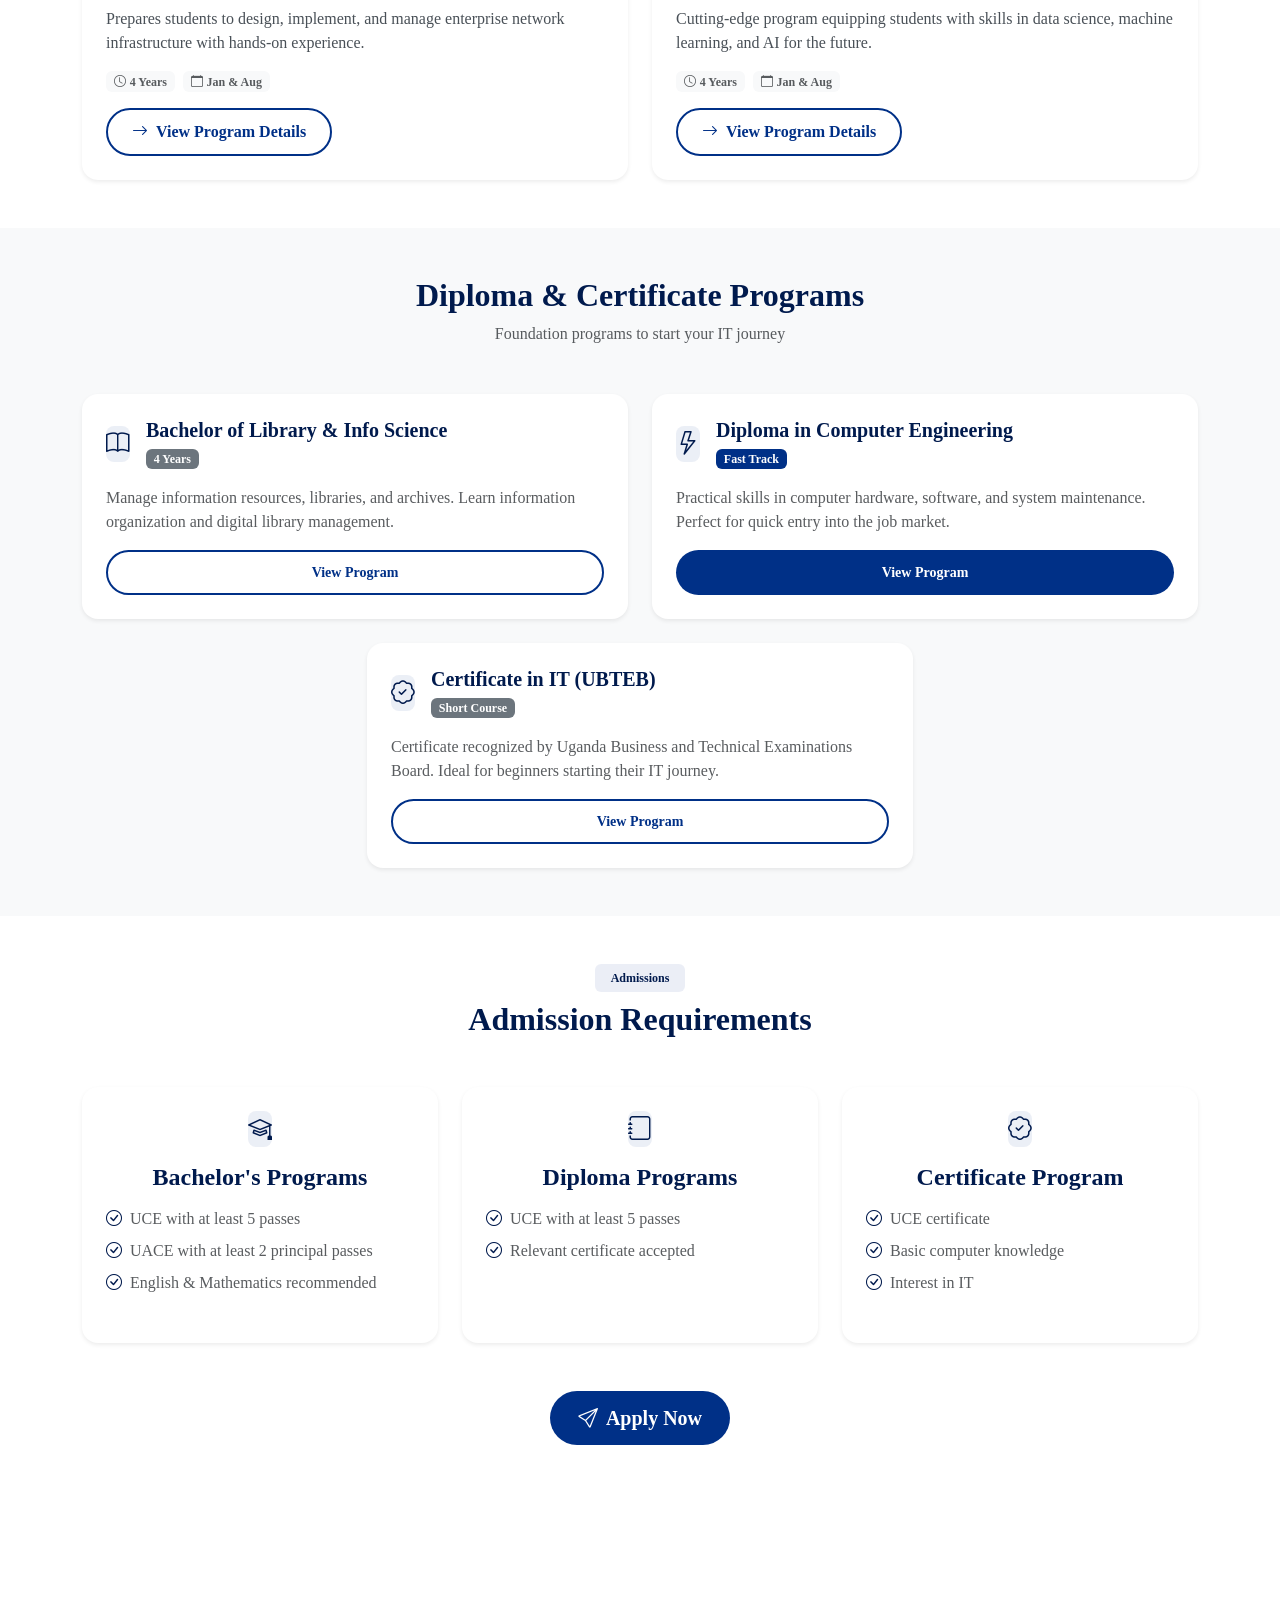
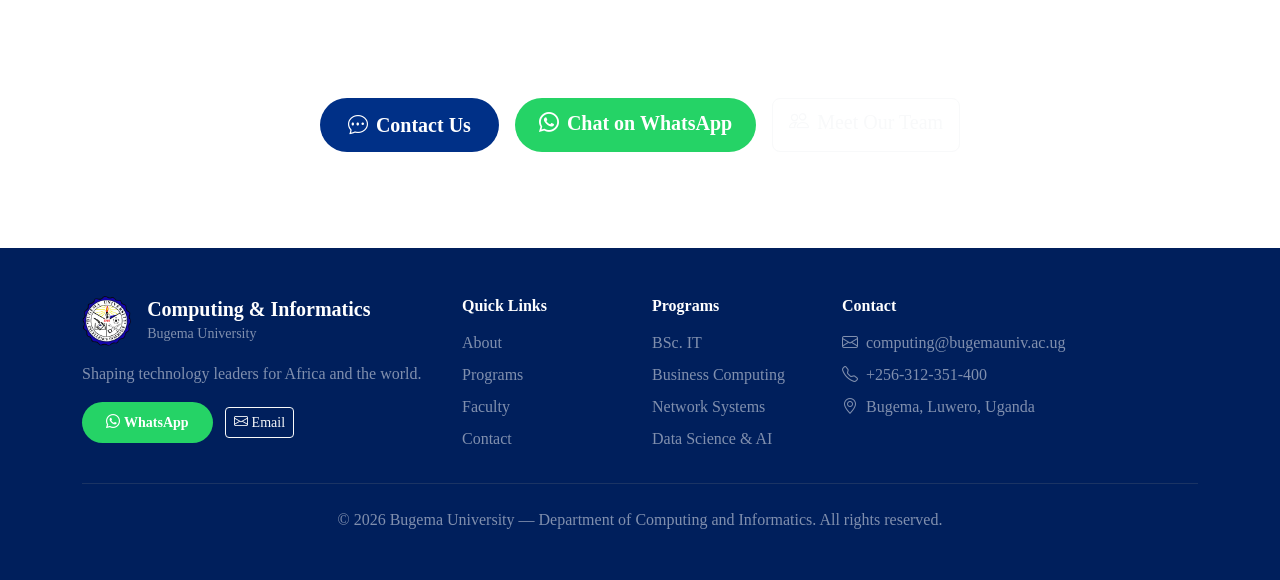
<file: programs.html>
<!DOCTYPE html>
<html lang="en">
<head>
    <meta charset="UTF-8">
    <meta name="viewport" content="width=device-width, initial-scale=1.0">
    <title>Programs | Department of Computing & Informatics | Bugema University</title>
    <meta name="description" content="Explore our computing programs: BSc IT, Business Computing, Network Systems, Data Science, and more.">
    <link rel="icon" href="images/Bugema_logo.png">
    <link href="https://cdn.jsdelivr.net/npm/bootstrap@5.3.2/dist/css/bootstrap.min.css" rel="stylesheet">
    <link rel="stylesheet" href="https://cdn.jsdelivr.net/npm/bootstrap-icons@1.11.1/font/bootstrap-icons.css">
    <link rel="stylesheet" href="css/style.css">
</head>
<body>
    <!-- Top Bar with Logo -->
    <div class="top-bar">
        <div class="container">
            <a class="top-bar-brand" href="index.html">
                <img src="images/Bugema_logo.png" alt="Bugema University Logo">
                <div class="brand-text">
                    <span class="brand-title">Department of Computing & Informatics</span>
                    <span class="brand-subtitle">Bugema University</span>
                </div>
            </a>
        </div>
    </div>

    <!-- Main Navigation -->
    <nav class="main-navbar">
        <div class="container">
            <button class="navbar-toggler border-0" type="button" data-bs-toggle="collapse" data-bs-target="#navbarNav">
                <span class="navbar-toggler-icon"></span>
            </button>
            <div class="navbar-collapse" id="navbarNav">
                <ul class="navbar-nav align-items-lg-center">
                    <li class="nav-item"><a class="nav-link" href="index.html">Home</a></li>
                    <li class="nav-item"><a class="nav-link" href="about.html">About</a></li>
                    <li class="nav-item"><a class="nav-link active" href="programs.html">Programs</a></li>
                    <li class="nav-item"><a class="nav-link" href="faculty.html">Faculty</a></li>
                    <li class="nav-item"><a class="nav-link" href="contact.html">Contact</a></li>
                    <li class="nav-item navbar-btn">
                        <a class="btn btn-bugema" href="application.html">Apply Now</a>
                    </li>
                </ul>
            </div>
        </div>
    </nav>

    <!-- Page Hero -->
    <section class="page-hero-section hero-section">
        <div class="hero-overlay"></div>
        <div class="container hero-content text-center">
            <span class="badge bg-bugema-subtle text-bugema mb-3 px-3 py-2">Academics</span>
            <h1 class="display-4 fw-bold text-white mb-4">Our Academic Programs</h1>
            <p class="lead text-white-50 mx-auto" style="max-width: 600px;">
                Carefully designed programs built to meet industry demands and prepare you for successful tech careers.
            </p>
        </div>
    </section>

    <!-- Bachelor Programs -->
    <section class="py-5">
        <div class="container">
            <div class="text-center mb-5">
                <h2 class="fw-bold text-bugema">Bachelor's Degree Programs</h2>
                <p class="text-muted">4-year degree programs with strong industry connections</p>
            </div>
            <div class="row g-4">
                <div class="col-lg-6">
                    <div class="card h-100 border-0 shadow-sm rounded-4 overflow-hidden program-card">
                        <img src="images/lab.jpeg" class="card-img-top" style="height: 200px; object-fit: cover;" alt="Information Technology">
                        <div class="card-body p-4">
                            <div class="d-flex align-items-center mb-3">
                                <div class="icon-box bg-bugema-subtle text-bugema rounded-3 me-3">
                                    <i class="bi bi-globe fs-4"></i>
                                </div>
                                <div>
                                    <h4 class="h5 fw-bold text-bugema mb-1">Bachelor of Information Technology</h4>
                                    <span class="badge bg-bugema text-white">Featured</span>
                                </div>
                            </div>
                            <p class="text-muted">Networking, cybersecurity, database systems, and enterprise IT management. Our flagship program designed to produce industry-ready IT professionals.</p>
                            <div class="d-flex gap-2 flex-wrap mb-3">
                                <span class="badge bg-light text-muted"><i class="bi bi-clock me-1"></i>4 Years</span>
                                <span class="badge bg-light text-muted"><i class="bi bi-calendar me-1"></i>Jan & Aug</span>
                                <span class="badge bg-light text-muted"><i class="bi bi-award me-1"></i>NCHE Accredited</span>
                            </div>
                            <a href="bachelor-it.html" class="btn btn-bugema"><i class="bi bi-arrow-right me-2"></i>View Program Details</a>
                        </div>
                    </div>
                </div>
                <div class="col-lg-6">
                    <div class="card h-100 border-0 shadow-sm rounded-4 overflow-hidden program-card">
                        <img src="images/business computing.jpeg" class="card-img-top" style="height: 200px; object-fit: cover;" alt="Business Computing">
                        <div class="card-body p-4">
                            <div class="d-flex align-items-center mb-3">
                                <div class="icon-box bg-bugema-subtle text-bugema rounded-3 me-3">
                                    <i class="bi bi-briefcase fs-4"></i>
                                </div>
                                <h4 class="h5 fw-bold text-bugema mb-0">Bachelor of Business Computing</h4>
                            </div>
                            <p class="text-muted">Bridges business management and IT — covering e-commerce, business analytics, and systems design for the modern enterprise.</p>
                            <div class="d-flex gap-2 flex-wrap mb-3">
                                <span class="badge bg-light text-muted"><i class="bi bi-clock me-1"></i>4 Years</span>
                                <span class="badge bg-light text-muted"><i class="bi bi-calendar me-1"></i>Jan & Aug</span>
                            </div>
                            <a href="business-computing.html" class="btn btn-outline-bugema"><i class="bi bi-arrow-right me-2"></i>View Program Details</a>
                        </div>
                    </div>
                </div>
                <div class="col-lg-6">
                    <div class="card h-100 border-0 shadow-sm rounded-4 overflow-hidden program-card">
                        <img src="images/campus1.jpeg" class="card-img-top" style="height: 200px; object-fit: cover;" alt="Network Systems">
                        <div class="card-body p-4">
                            <div class="d-flex align-items-center mb-3">
                                <div class="icon-box bg-bugema-subtle text-bugema rounded-3 me-3">
                                    <i class="bi bi-diagram-3 fs-4"></i>
                                </div>
                                <h4 class="h5 fw-bold text-bugema mb-0">BSc. Network Systems Administration</h4>
                            </div>
                            <p class="text-muted">Prepares students to design, implement, and manage enterprise network infrastructure with hands-on experience.</p>
                            <div class="d-flex gap-2 flex-wrap mb-3">
                                <span class="badge bg-light text-muted"><i class="bi bi-clock me-1"></i>4 Years</span>
                                <span class="badge bg-light text-muted"><i class="bi bi-calendar me-1"></i>Jan & Aug</span>
                            </div>
                            <a href="network-systems.html" class="btn btn-outline-bugema"><i class="bi bi-arrow-right me-2"></i>View Program Details</a>
                        </div>
                    </div>
                </div>
                <div class="col-lg-6">
                    <div class="card h-100 border-0 shadow-sm rounded-4 overflow-hidden program-card">
                        <img src="images/New complex.jpeg" class="card-img-top" style="height: 200px; object-fit: cover;" alt="Data Science">
                        <div class="card-body p-4">
                            <div class="d-flex align-items-center mb-3">
                                <div class="icon-box bg-bugema-subtle text-bugema rounded-3 me-3">
                                    <i class="bi bi-robot fs-4"></i>
                                </div>
                                <h4 class="h5 fw-bold text-bugema mb-0">BSc. Applied Data Science & AI</h4>
                            </div>
                            <p class="text-muted">Cutting-edge program equipping students with skills in data science, machine learning, and AI for the future.</p>
                            <div class="d-flex gap-2 flex-wrap mb-3">
                                <span class="badge bg-light text-muted"><i class="bi bi-clock me-1"></i>4 Years</span>
                                <span class="badge bg-light text-muted"><i class="bi bi-calendar me-1"></i>Jan & Aug</span>
                            </div>
                            <a href="data-science-ai.html" class="btn btn-outline-bugema"><i class="bi bi-arrow-right me-2"></i>View Program Details</a>
                        </div>
                    </div>
                </div>
            </div>
        </div>
    </section>

    <!-- Other Programs -->
    <section class="py-5 bg-light">
        <div class="container">
            <div class="text-center mb-5">
                <h2 class="fw-bold text-bugema">Diploma & Certificate Programs</h2>
                <p class="text-muted">Foundation programs to start your IT journey</p>
            </div>
            <div class="row g-4">
                <div class="col-md-6">
                    <div class="card h-100 border-0 shadow-sm rounded-4 p-4">
                        <div class="d-flex align-items-center mb-3">
                            <div class="icon-box bg-bugema-subtle text-bugema rounded-3 me-3">
                                <i class="bi bi-book fs-4"></i>
                            </div>
                            <div>
                                <h4 class="h5 fw-bold text-bugema mb-1">Bachelor of Library & Info Science</h4>
                                <span class="badge bg-secondary">4 Years</span>
                            </div>
                        </div>
                        <p class="text-muted">Manage information resources, libraries, and archives. Learn information organization and digital library management.</p>
                        <a href="library-science.html" class="btn btn-outline-bugema btn-sm">View Program</a>
                    </div>
                </div>
                <div class="col-md-6">
                    <div class="card h-100 border-0 shadow-sm rounded-4 p-4">
                        <div class="d-flex align-items-center mb-3">
                            <div class="icon-box bg-bugema-subtle text-bugema rounded-3 me-3">
                                <i class="bi bi-lightning fs-4"></i>
                            </div>
                            <div>
                                <h4 class="h5 fw-bold text-bugema mb-1">Diploma in Computer Engineering</h4>
                                <span class="badge bg-bugema text-white">Fast Track</span>
                            </div>
                        </div>
                        <p class="text-muted">Practical skills in computer hardware, software, and system maintenance. Perfect for quick entry into the job market.</p>
                        <a href="diploma-computer-engineering.html" class="btn btn-bugema btn-sm">View Program</a>
                    </div>
                </div>
                <div class="col-md-6 mx-auto">
                    <div class="card h-100 border-0 shadow-sm rounded-4 p-4">
                        <div class="d-flex align-items-center mb-3">
                            <div class="icon-box bg-bugema-subtle text-bugema rounded-3 me-3">
                                <i class="bi bi-patch-check fs-4"></i>
                            </div>
                            <div>
                                <h4 class="h5 fw-bold text-bugema mb-1">Certificate in IT (UBTEB)</h4>
                                <span class="badge bg-secondary">Short Course</span>
                            </div>
                        </div>
                        <p class="text-muted">Certificate recognized by Uganda Business and Technical Examinations Board. Ideal for beginners starting their IT journey.</p>
                        <a href="certificate-it.html" class="btn btn-outline-bugema btn-sm">View Program</a>
                    </div>
                </div>
            </div>
        </div>
    </section>

    <!-- Admission Requirements -->
    <section class="py-5">
        <div class="container">
            <div class="text-center mb-5">
                <span class="badge bg-bugema-subtle text-bugema px-3 py-2">Admissions</span>
                <h2 class="fw-bold text-bugema mt-2">Admission Requirements</h2>
            </div>
            <div class="row g-4">
                <div class="col-md-4">
                    <div class="card h-100 border-0 shadow-sm rounded-4 p-4 text-center">
                        <div class="icon-box bg-bugema-subtle text-bugema rounded-3 mx-auto mb-3">
                            <i class="bi bi-mortarboard fs-4"></i>
                        </div>
                        <h4 class="fw-bold text-bugema mb-3">Bachelor's Programs</h4>
                        <ul class="list-unstyled text-start text-muted">
                            <li class="mb-2"><i class="bi bi-check-circle text-bugema me-2"></i>UCE with at least 5 passes</li>
                            <li class="mb-2"><i class="bi bi-check-circle text-bugema me-2"></i>UACE with at least 2 principal passes</li>
                            <li class="mb-2"><i class="bi bi-check-circle text-bugema me-2"></i>English & Mathematics recommended</li>
                        </ul>
                    </div>
                </div>
                <div class="col-md-4">
                    <div class="card h-100 border-0 shadow-sm rounded-4 p-4 text-center">
                        <div class="icon-box bg-bugema-subtle text-bugema rounded-3 mx-auto mb-3">
                            <i class="bi bi-journal fs-4"></i>
                        </div>
                        <h4 class="fw-bold text-bugema mb-3">Diploma Programs</h4>
                        <ul class="list-unstyled text-start text-muted">
                            <li class="mb-2"><i class="bi bi-check-circle text-bugema me-2"></i>UCE with at least 5 passes</li>
                            <li class="mb-2"><i class="bi bi-check-circle text-bugema me-2"></i>Relevant certificate accepted</li>
                        </ul>
                    </div>
                </div>
                <div class="col-md-4">
                    <div class="card h-100 border-0 shadow-sm rounded-4 p-4 text-center">
                        <div class="icon-box bg-bugema-subtle text-bugema rounded-3 mx-auto mb-3">
                            <i class="bi bi-patch-check fs-4"></i>
                        </div>
                        <h4 class="fw-bold text-bugema mb-3">Certificate Program</h4>
                        <ul class="list-unstyled text-start text-muted">
                            <li class="mb-2"><i class="bi bi-check-circle text-bugema me-2"></i>UCE certificate</li>
                            <li class="mb-2"><i class="bi bi-check-circle text-bugema me-2"></i>Basic computer knowledge</li>
                            <li class="mb-2"><i class="bi bi-check-circle text-bugema me-2"></i>Interest in IT</li>
                        </ul>
                    </div>
                </div>
            </div>
            <div class="text-center mt-5">
                <a href="application.html" class="btn btn-bugema btn-lg"><i class="bi bi-send me-2"></i>Apply Now</a>
            </div>
        </div>
    </section>

    <!-- CTA Section -->
    <section class="cta-section py-5 text-white">
        <div class="container text-center py-5">
            <h2 class="fw-bold mb-3">Still Have Questions?</h2>
            <p class="lead mb-4 opacity-75">Our admissions team is ready to help you choose the right program.</p>
            <div class="d-flex gap-3 justify-content-center flex-wrap">
                <a href="contact.html" class="btn btn-bugema btn-lg"><i class="bi bi-chat-dots me-2"></i>Contact Us</a>
                <a href="https://wa.me/256779793746" target="_blank" class="btn btn-whatsapp btn-lg"><i class="bi bi-whatsapp me-2"></i>Chat on WhatsApp</a>
                <a href="faculty.html" class="btn btn-outline-light btn-lg"><i class="bi bi-people me-2"></i>Meet Our Team</a>
            </div>
        </div>
    </section>

    <!-- Footer -->
    <footer class="footer py-5">
        <div class="container">
            <div class="row g-4">
                <div class="col-lg-4">
                    <div class="d-flex align-items-center mb-3">
                        <img src="images/Bugema_logo.png" alt="Logo" height="50" class="me-3 rounded-3">
                        <div>
                            <h5 class="text-white fw-bold mb-0">Computing & Informatics</h5>
                            <small class="text-white-50">Bugema University</small>
                        </div>
                    </div>
                    <p class="text-white-50">Shaping technology leaders for Africa and the world.</p>
                    <div class="mt-3">
                        <a href="https://wa.me/256779793746" target="_blank" class="btn btn-whatsapp btn-sm me-2">
                            <i class="bi bi-whatsapp me-1"></i>WhatsApp
                        </a>
                        <a href="mailto:computing@bugemauniv.ac.ug" class="btn btn-outline-light btn-sm">
                            <i class="bi bi-envelope me-1"></i>Email
                        </a>
                    </div>
                </div>
                <div class="col-6 col-lg-2">
                    <h6 class="text-white fw-bold mb-3">Quick Links</h6>
                    <ul class="list-unstyled mb-0">
                        <li class="mb-2"><a href="about.html" class="text-white-50 text-decoration-none">About</a></li>
                        <li class="mb-2"><a href="programs.html" class="text-white-50 text-decoration-none">Programs</a></li>
                        <li class="mb-2"><a href="faculty.html" class="text-white-50 text-decoration-none">Faculty</a></li>
                        <li class="mb-2"><a href="contact.html" class="text-white-50 text-decoration-none">Contact</a></li>
                    </ul>
                </div>
                <div class="col-6 col-lg-2">
                    <h6 class="text-white fw-bold mb-3">Programs</h6>
                    <ul class="list-unstyled mb-0">
                        <li class="mb-2"><a href="bachelor-it.html" class="text-white-50 text-decoration-none">BSc. IT</a></li>
                        <li class="mb-2"><a href="business-computing.html" class="text-white-50 text-decoration-none">Business Computing</a></li>
                        <li class="mb-2"><a href="network-systems.html" class="text-white-50 text-decoration-none">Network Systems</a></li>
                        <li class="mb-2"><a href="data-science-ai.html" class="text-white-50 text-decoration-none">Data Science & AI</a></li>
                    </ul>
                </div>
                <div class="col-lg-4">
                    <h6 class="text-white fw-bold mb-3">Contact</h6>
                    <ul class="list-unstyled text-white-50 mb-0">
                        <li class="mb-2"><a href="mailto:computing@bugemauniv.ac.ug" class="text-white-50 text-decoration-none"><i class="bi bi-envelope me-2"></i>computing@bugemauniv.ac.ug</a></li>
                        <li class="mb-2"><a href="tel:+256312351400" class="text-white-50 text-decoration-none"><i class="bi bi-telephone me-2"></i>+256-312-351-400</a></li>
                        <li class="mb-2"><i class="bi bi-geo-alt me-2"></i>Bugema, Luwero, Uganda</li>
                    </ul>
                </div>
            </div>
            <hr class="my-4 border-secondary">
            <p class="text-center text-white-50 mb-0">&copy; 2026 Bugema University — Department of Computing and Informatics. All rights reserved.</p>
        </div>
    </footer>

    <script src="https://cdn.jsdelivr.net/npm/bootstrap@5.3.2/dist/js/bootstrap.bundle.min.js"></script>
    <script src="js/main.js"></script>

    <!-- Floating WhatsApp Button -->
    <a href="https://wa.me/256779793746" target="_blank" class="whatsapp-float" aria-label="Chat on WhatsApp">
        <i class="bi bi-whatsapp"></i>
    </a>
</body>
</html>
</file>
<file: css/style.css>
/* ===== VARIABLES - BUGEMA BLUE ===== */
:root {
    --bugema-blue: #003087;
    --bugema-blue-dark: #001f5c;
    --bugema-blue-light: #1a4aad;
    --bugema-blue-subtle: rgba(0, 48, 135, 0.1);
    --bugema-red: #dc3545;
    --white: #ffffff;
    --light: #f8f9fa;
    --gray-100: #f0f2f8;
    --gray-200: #e2e6f0;
    --gray-400: #9aa3b8;
    --gray-600: #5a6480;
    --gray-800: #2d3452;
    --text: #1a1f36;
    --whatsapp: #25D366;
    --shadow-sm: 0 2px 8px rgba(0,48,135,0.07);
    --shadow-md: 0 8px 32px rgba(0,48,135,0.11);
    --shadow-lg: 0 20px 60px rgba(0,48,135,0.15);
    --radius-sm: 12px;
    --radius-md: 20px;
    --radius-lg: 32px;
    --transition: all 0.3s cubic-bezier(0.4,0,0.2,1);
}

/* ===== TIMES NEW ROMAN FONT ===== */
body, h1, h2, h3, h4, h5, h6, p, span, div, li, label, a, button, input, select, textarea {
    font-family: 'Times New Roman', Times, serif !important;
}

/* ===== BOOTSTRAP OVERRIDES ===== */
.btn-bugema {
    background: var(--bugema-blue);
    color: var(--white);
    border: none;
    padding: 12px 28px;
    border-radius: 50px;
    font-weight: 600;
    transition: var(--transition);
}
.btn-bugema:hover {
    background: var(--bugema-blue-dark);
    color: var(--white);
    transform: translateY(-2px);
    box-shadow: 0 8px 24px rgba(0, 48, 135, 0.35);
}
.btn-outline-bugema {
    background: transparent;
    color: var(--bugema-blue);
    border: 2px solid var(--bugema-blue);
    padding: 10px 24px;
    border-radius: 50px;
    font-weight: 600;
    transition: var(--transition);
}
.btn-outline-bugema:hover {
    background: var(--bugema-blue);
    color: var(--white);
    transform: translateY(-2px);
}
.btn-white {
    background: var(--white);
    color: var(--bugema-blue);
    border: none;
    padding: 12px 28px;
    border-radius: 50px;
    font-weight: 600;
    transition: var(--transition);
}
.btn-white:hover {
    background: var(--gray-100);
    color: var(--bugema-blue);
    transform: translateY(-2px);
}

/* ===== CUSTOM COLORS ===== */
.bg-bugema { background-color: var(--bugema-blue) !important; }
.bg-bugema-subtle { background-color: rgba(0, 48, 135, 0.08) !important; }
.text-bugema { color: #001a4d !important; }
.text-bugema-dark { color: #001a4d !important; }
.text-dark { color: #1a1f36 !important; }

/* ===== TOP BAR WITH LOGO ===== */
.top-bar {
    background: var(--white);
    padding: 12px 0;
    box-shadow: 0 2px 15px rgba(0,0,0,0.08);
    position: relative;
    z-index: 1032;
    text-align: center;
    border-bottom: 1px solid var(--gray-200);
}
.top-bar::after {
    content: '';
    position: absolute;
    bottom: 0;
    left: 0;
    right: 0;
    height: 3px;
    background: linear-gradient(90deg, var(--bugema-blue-dark), var(--bugema-blue), var(--bugema-red));
}
.top-bar a {
    text-decoration: none;
    display: inline-flex;
    align-items: center;
    gap: 12px;
}
.top-bar-brand {
    display: inline-flex;
    align-items: center;
    gap: 12px;
}
.top-bar-brand img {
    height: 50px;
    border-radius: 8px;
    box-shadow: 0 2px 8px rgba(0,0,0,0.1);
}
.top-bar-brand .brand-text {
    display: flex;
    flex-direction: column;
    text-align: left;
}
.top-bar-brand .brand-title {
    font-size: 1rem;
    font-weight: 700;
    color: var(--bugema-blue-dark);
    letter-spacing: 0.3px;
}
.top-bar-brand .brand-subtitle {
    font-size: 0.7rem;
    color: var(--bugema-blue);
    text-transform: uppercase;
    letter-spacing: 1px;
    font-weight: 600;
}

/* ===== MAIN NAVBAR (STICKY) ===== */
.main-navbar {
    background: var(--bugema-blue);
    position: sticky;
    top: 0;
    z-index: 1030;
    box-shadow: 0 4px 20px rgba(0,48,135,0.3);
}
.main-navbar::before {
    content: '';
    position: absolute;
    top: 0;
    left: 0;
    right: 0;
    height: 3px;
    background: var(--bugema-red);
}
.main-navbar .navbar {
    padding: 0 !important;
}
.main-navbar .container {
    display: flex;
    align-items: center;
    justify-content: space-between;
}
.main-navbar .navbar-nav {
    display: flex;
    flex-direction: row;
    align-items: center;
    margin: 0;
    padding: 0;
}
.main-navbar .nav-item {
    list-style: none;
}
.main-navbar .nav-link {
    color: var(--white);
    font-weight: 600;
    padding: 16px 20px;
    font-size: 0.9rem;
    display: flex;
    align-items: center;
    gap: 6px;
    transition: all 0.25s ease;
}
.main-navbar .nav-link i {
    font-size: 1rem;
}
.main-navbar .nav-link:hover,
.main-navbar .nav-link.active {
    color: var(--white);
    background: rgba(220,53,69,0.95);
}
.main-navbar .navbar-toggler {
    display: none;
    border: none;
    padding: 10px 14px;
    background: var(--bugema-red);
    border-radius: 6px;
}
.main-navbar .navbar-toggler-icon {
    background-image: url("data:image/svg+xml,%3csvg xmlns='http://www.w3.org/2000/svg' viewBox='0 0 30 30'%3e%3cpath stroke='rgba%28255, 255, 255, 1%29' stroke-linecap='round' stroke-miterlimit='10' stroke-width='2' d='M4 7h22M4 15h22M4 23h22'/%3e%3c/svg%3e");
}
.main-navbar .navbar-btn .btn {
    background: var(--bugema-red);
    color: var(--white);
    padding: 10px 20px;
    font-weight: 700;
    border-radius: 6px;
    text-transform: uppercase;
    font-size: 0.8rem;
    letter-spacing: 0.5px;
    border: 2px solid var(--bugema-red);
    transition: all 0.25s;
}
.main-navbar .navbar-btn .btn:hover {
    background: var(--white);
    color: var(--bugema-red);
    transform: translateY(-2px);
}

/* Mobile - Hide navbar and show hamburger */
@media (max-width: 991px) {
    .main-navbar .navbar-nav {
        display: none;
    }
    .main-navbar .navbar-toggler {
        display: block;
    }
    .main-navbar .navbar-collapse {
        display: none;
        position: absolute;
        top: 100%;
        left: 0;
        right: 0;
        background: var(--bugema-blue-dark);
        padding: 10px 0;
        box-shadow: 0 10px 30px rgba(0,0,0,0.3);
    }
    .main-navbar .navbar-collapse.show,
    .main-navbar .navbar-collapse.collapsing {
        display: block;
    }
    .main-navbar .navbar-nav {
        flex-direction: column;
        align-items: stretch;
    }
    .main-navbar .nav-link {
        padding: 14px 20px;
        border-bottom: 1px solid rgba(255,255,255,0.1);
    }
    .main-navbar .navbar-btn {
        padding: 15px 20px;
        text-align: center;
    }
}

/* ===== HERO SECTION NEW ===== */
.hero-section-new {
    position: relative;
    min-height: 100vh;
    display: flex;
    align-items: center;
    overflow: hidden;
}

.hero-bg-image {
    position: absolute;
    inset: 0;
    background-size: cover;
    background-position: center;
    background-repeat: no-repeat;
    transform: scale(1.1);
    animation: heroZoom 20s ease-in-out infinite alternate;
}

@keyframes heroZoom {
    from { transform: scale(1.1); }
    to { transform: scale(1.0); }
}

.hero-overlay-new {
    position: absolute;
    inset: 0;
    background: linear-gradient(135deg, rgba(0,31,92,0.95) 0%, rgba(0,48,135,0.88) 40%, rgba(0,48,135,0.75) 100%);
}

/* Particles */
.hero-particles {
    position: absolute;
    inset: 0;
    overflow: hidden;
    pointer-events: none;
}

.particle {
    position: absolute;
    width: 6px;
    height: 6px;
    background: rgba(255,255,255,0.3);
    border-radius: 50%;
    animation: floatParticle 15s infinite;
}

.particle:nth-child(1) { left: 10%; top: 20%; animation-delay: 0s; }
.particle:nth-child(2) { left: 20%; top: 80%; animation-delay: 2s; }
.particle:nth-child(3) { left: 60%; top: 40%; animation-delay: 4s; }
.particle:nth-child(4) { left: 80%; top: 60%; animation-delay: 6s; }
.particle:nth-child(5) { left: 90%; top: 30%; animation-delay: 8s; }

@keyframes floatParticle {
    0%, 100% { transform: translateY(0) translateX(0); opacity: 0.3; }
    50% { transform: translateY(-100px) translateX(50px); opacity: 0.8; }
}

/* Hero Content */
.hero-content-new {
    position: relative;
    z-index: 10;
    width: 100%;
}

/* Badge Animation */
.hero-badge-new .badge {
    animation: slideInDown 0.8s ease forwards;
    opacity: 0;
}

@keyframes slideInDown {
    from { opacity: 0; transform: translateY(-30px); }
    to { opacity: 1; transform: translateY(0); }
}

/* Title Animation */
.hero-title-animated {
    animation: fadeInUp 1s ease 0.4s forwards;
    opacity: 0;
}

.hero-subtitle-animated {
    animation: fadeInUp 1s ease 0.6s forwards;
    opacity: 0;
}

.text-gradient {
    background: linear-gradient(135deg, var(--white) 0%, rgba(255,255,255,0.8) 100%);
    -webkit-background-clip: text;
    -webkit-text-fill-color: transparent;
    background-clip: text;
    animation: shimmer 3s ease-in-out infinite;
}

@keyframes shimmer {
    0%, 100% { filter: brightness(1); }
    50% { filter: brightness(1.2); }
}

@keyframes fadeInUp {
    from { opacity: 0; transform: translateY(40px); }
    to { opacity: 1; transform: translateY(0); }
}

/* Description Animation */
.hero-desc-animated {
    animation: fadeInUp 1s ease 0.8s forwards;
    opacity: 0;
}

/* CTA Animation */
.hero-cta-animated {
    animation: fadeInUp 1s ease 1s forwards;
    opacity: 0;
}

/* Stats Animation */
.hero-stats-new {
    animation: fadeInUp 1s ease 1.2s forwards;
    opacity: 0;
}

.hero-stats-new {
    background: rgba(255,255,255,0.08);
    backdrop-filter: blur(16px);
    border: 1px solid rgba(255,255,255,0.15);
    border-radius: var(--radius-lg);
    padding: 25px 30px;
}

.stat-item-new {
    text-align: center;
    padding: 10px;
}

.stat-icon {
    font-size: 24px;
    color: rgba(255,255,255,0.6);
    margin-bottom: 8px;
}

.stat-item-new .stat-number {
    font-size: 2.2rem;
    font-weight: 800;
    color: var(--white);
    line-height: 1;
}

.stat-item-new .stat-plus {
    font-size: 1.5rem;
    font-weight: 700;
    color: rgba(255,255,255,0.7);
}

.stat-item-new .stat-label {
    display: block;
    font-size: 0.7rem;
    font-weight: 600;
    color: rgba(255,255,255,0.6);
    text-transform: uppercase;
    letter-spacing: 1px;
    margin-top: 4px;
}

/* Hero Feature Card Animation */
.hero-card-animated {
    animation: slideInRight 1s ease 1s forwards;
    opacity: 0;
}

@keyframes slideInRight {
    from { opacity: 0; transform: translateX(60px); }
    to { opacity: 1; transform: translateX(0); }
}

.hero-feature-card-new {
    background: rgba(255,255,255,0.97);
    backdrop-filter: blur(20px);
    border-radius: var(--radius-lg);
    padding: 30px;
    box-shadow: 0 25px 80px rgba(0,0,0,0.3);
}

.feature-card-header {
    display: flex;
    align-items: center;
    gap: 12px;
    margin-bottom: 25px;
    padding-bottom: 20px;
    border-bottom: 2px solid var(--bugema-blue-subtle);
}

.feature-icon {
    width: 50px;
    height: 50px;
    background: var(--bugema-blue);
    border-radius: 12px;
    display: flex;
    align-items: center;
    justify-content: center;
    color: var(--white);
    font-size: 24px;
}

.feature-card-header h4 {
    font-weight: 700;
    color: var(--bugema-blue);
    margin: 0;
}

.feature-list-new {
    list-style: none;
    padding: 0;
    margin: 0;
}

.feature-list-new li {
    display: flex;
    align-items: center;
    gap: 15px;
    padding: 12px 0;
    border-bottom: 1px solid rgba(0,48,135,0.08);
}

.feature-list-new li:last-child {
    border-bottom: none;
}

.feature-check {
    width: 28px;
    height: 28px;
    background: var(--bugema-blue);
    border-radius: 50%;
    display: flex;
    align-items: center;
    justify-content: center;
    color: var(--white);
    font-size: 14px;
    flex-shrink: 0;
}

.feature-list-new li div {
    flex: 1;
}

.feature-list-new li strong {
    display: block;
    color: var(--bugema-blue);
    font-size: 0.95rem;
}

.feature-list-new li small {
    color: var(--gray-600);
    font-size: 0.8rem;
}

/* Scroll Indicator */
.hero-scroll-indicator {
    position: absolute;
    bottom: 40px;
    left: 50%;
    transform: translateX(-50%);
    display: flex;
    flex-direction: column;
    align-items: center;
    gap: 10px;
    z-index: 10;
    animation: bounce 2s infinite;
}

.scroll-mouse {
    width: 26px;
    height: 40px;
    border: 2px solid rgba(255,255,255,0.5);
    border-radius: 13px;
    position: relative;
}

.scroll-wheel {
    width: 4px;
    height: 8px;
    background: var(--white);
    border-radius: 2px;
    position: absolute;
    top: 6px;
    left: 50%;
    transform: translateX(-50%);
    animation: scrollWheel 1.5s infinite;
}

@keyframes scrollWheel {
    0% { opacity: 1; transform: translateX(-50%) translateY(0); }
    100% { opacity: 0; transform: translateX(-50%) translateY(12px); }
}

.hero-scroll-indicator span {
    color: rgba(255,255,255,0.6);
    font-size: 0.7rem;
    letter-spacing: 2px;
    text-transform: uppercase;
}

@keyframes bounce {
    0%, 100% { transform: translateX(-50%) translateY(0); }
    50% { transform: translateX(-50%) translateY(10px); }
}

/* ===== MISSION CARDS ===== */
.mission-card {
    transition: var(--transition);
    border-radius: var(--radius-md);
}
.mission-card:hover {
    transform: translateY(-5px);
    box-shadow: var(--shadow-md) !important;
}
.icon-circle {
    width: 60px;
    height: 60px;
    border-radius: 50%;
    display: flex;
    align-items: center;
    justify-content: center;
}
.values-card {
    background: linear-gradient(135deg, var(--bugema-blue-subtle) 0%, var(--white) 100%);
}

/* ===== PROGRAM CARDS ===== */
.program-card {
    transition: var(--transition);
    border-radius: var(--radius-md);
    overflow: hidden;
}
.program-card:hover {
    transform: translateY(-8px);
    box-shadow: var(--shadow-lg) !important;
}
.program-card .card-title,
.program-card h4,
.program-card h5 {
    color: #001a4d !important;
}
.program-card p {
    color: #495057 !important;
}

/* ===== SECTION HEADINGS ===== */
.section-title {
    color: #001a4d !important;
    font-weight: 700;
}
.section-subtitle {
    color: #6c757d !important;
}

/* ===== WHY CARDS ===== */
.why-card-hover {
    transition: var(--transition);
    border-radius: var(--radius-md);
}
.why-card-hover:hover {
    transform: translateY(-8px);
    box-shadow: var(--shadow-lg) !important;
}
.why-icon-circle {
    width: 80px;
    height: 80px;
    border-radius: 50%;
    background: var(--bugema-blue-subtle);
    display: flex;
    align-items: center;
    justify-content: center;
    transition: var(--transition);
}
.why-card-hover:hover .why-icon-circle {
    background: var(--bugema-blue);
}
.why-card-hover:hover .why-icon-circle i {
    color: var(--white) !important;
}

/* ===== HOD PROFILE ===== */
.hod-profile-card {
    background: var(--bugema-blue-subtle);
    border-radius: var(--radius-lg);
    padding: 40px 30px;
}
.hod-avatar-large {
    width: 150px;
    height: 150px;
    border-radius: 50%;
    background: linear-gradient(135deg, var(--bugema-blue) 0%, var(--bugema-blue-light) 100%);
    display: flex;
    align-items: center;
    justify-content: center;
    box-shadow: 0 10px 30px rgba(0,48,135,0.3);
}

/* ===== CTA SECTION ===== */
.cta-section-impressive {
    background: linear-gradient(135deg, var(--bugema-blue-dark) 0%, var(--bugema-blue) 50%, var(--bugema-blue-light) 100%);
    position: relative;
    overflow: hidden;
}
.cta-section-impressive::before {
    content: '';
    position: absolute;
    inset: 0;
    background-image: radial-gradient(rgba(255,255,255,0.05) 1px, transparent 1px);
    background-size: 40px 40px;
}

/* ===== FOOTER ===== */
.footer {
    background: var(--bugema-blue-dark);
}

/* ===== WHATSAPP BUTTONS ===== */
.btn-whatsapp {
    background: var(--whatsapp);
    color: var(--white);
    border: none;
    padding: 10px 24px;
    border-radius: 50px;
    font-weight: 600;
    transition: var(--transition);
}
.btn-whatsapp:hover {
    background: #1da851;
    color: var(--white);
    transform: translateY(-2px);
}

/* ===== FLOATING WHATSAPP BUTTON ===== */
.whatsapp-float {
    position: fixed;
    bottom: 30px;
    right: 30px;
    width: 60px;
    height: 60px;
    background: var(--whatsapp);
    color: var(--white);
    border-radius: 50%;
    display: flex;
    align-items: center;
    justify-content: center;
    font-size: 32px;
    box-shadow: 0 4px 20px rgba(37, 211, 102, 0.4);
    z-index: 1000;
    transition: var(--transition);
    text-decoration: none;
}
.whatsapp-float:hover {
    background: #1da851;
    color: var(--white);
    transform: scale(1.1);
    box-shadow: 0 6px 28px rgba(37, 211, 102, 0.5);
}
.whatsapp-float::before {
    content: '';
    position: absolute;
    width: 100%;
    height: 100%;
    border-radius: 50%;
    background: var(--whatsapp);
    animation: pulse-whatsapp 2s infinite;
    z-index: -1;
}
@keyframes pulse-whatsapp {
    0% { transform: scale(1); opacity: 0.5; }
    100% { transform: scale(1.5); opacity: 0; }
}

/* ===== RESPONSIVE ===== */
@media (max-width: 992px) {
    .hero-stats-new {
        padding: 20px;
    }
    .stat-item-new .stat-number {
        font-size: 1.8rem;
    }
}

@media (max-width: 768px) {
    .hero-section-new {
        min-height: auto;
        padding: 100px 0 60px;
    }
    .whatsapp-float {
        bottom: 20px;
        right: 20px;
        width: 55px;
        height: 55px;
        font-size: 28px;
    }
}

/* ===== PAGE HERO (inner pages) ===== */
.page-hero-section {
    position: relative;
    min-height: 60vh;
    padding: 140px 0 80px;
    background: linear-gradient(135deg, var(--bugema-blue-dark) 0%, var(--bugema-blue) 50%, var(--bugema-blue-light) 100%);
    display: flex;
    align-items: center;
    overflow: hidden;
}
.page-hero-section::before {
    content: '';
    position: absolute;
    inset: 0;
    background-image: radial-gradient(rgba(255,255,255,0.03) 1px, transparent 1px);
    background-size: 30px 30px;
}
.page-hero-section .hero-overlay {
    display: none;
}
.page-hero-section .hero-content {
    position: relative;
    z-index: 10;
    width: 100%;
}

/* ===== ORGANIZATIONAL CHART ===== */
.org-chart {
    max-width: 1100px;
    margin: 0 auto;
    text-align: center;
}

.org-level {
    display: flex;
    justify-content: center;
    flex-wrap: wrap;
    gap: 20px;
}

.org-level-row {
    gap: 15px;
}

.org-card {
    background: var(--white);
    border-radius: var(--radius-md);
    padding: 20px 25px;
    box-shadow: var(--shadow-md);
    min-width: 180px;
    transition: var(--transition);
}

.org-card:hover {
    transform: translateY(-5px);
    box-shadow: var(--shadow-lg);
}

.org-card-sm {
    min-width: 150px;
    padding: 15px 20px;
}

.org-head {
    background: linear-gradient(135deg, var(--bugema-blue) 0%, var(--bugema-blue-light) 100%);
    color: var(--white);
    min-width: 220px;
}

.org-head h4, .org-head p {
    color: var(--white);
}

.org-avatar {
    width: 70px;
    height: 70px;
    border-radius: 50%;
    background: var(--bugema-blue);
    display: flex;
    align-items: center;
    justify-content: center;
    margin: 0 auto 15px;
    font-size: 30px;
    color: var(--white);
}

.org-avatar-sm {
    width: 55px;
    height: 55px;
    font-size: 24px;
    margin-bottom: 10px;
}

.org-avatar-xs {
    width: 45px;
    height: 45px;
    font-size: 20px;
    margin-bottom: 8px;
    background: var(--gray-400);
}

.org-card h5, .org-card h6 {
    color: var(--bugema-blue);
    font-weight: 700;
    margin-bottom: 5px;
}

.org-card p {
    color: var(--gray-600);
    font-size: 0.85rem;
}

.org-connector {
    display: flex;
    justify-content: center;
    padding: 10px 0;
}

.org-line {
    width: 3px;
    height: 40px;
    background: var(--bugema-blue);
}

@media (max-width: 992px) {
    .org-card {
        min-width: 160px;
    }
    .org-card-sm {
        min-width: 130px;
    }
}

@media (max-width: 768px) {
    .org-card {
        min-width: 140px;
        padding: 15px;
    }
    .org-card-sm {
        min-width: 100%;
        padding: 12px;
    }
    .org-head {
        min-width: 200px;
    }
}

/* ===== FACULTY PAGE PRO STYLES ===== */
.faculty-avatar {
    width: 110px;
    height: 110px;
    border-radius: 50%;
    background: linear-gradient(135deg, var(--bugema-blue) 0%, var(--bugema-blue-light) 100%);
    display: flex;
    align-items: center;
    justify-content: center;
    box-shadow: 0 10px 30px rgba(0,48,135,0.25);
    position: relative;
}
.faculty-avatar::after {
    content: '';
    position: absolute;
    inset: -4px;
    border-radius: 50%;
    border: 3px solid rgba(0,48,135,0.15);
}
.faculty-avatar i {
    font-size: 48px;
    color: var(--white);
}

.faculty-card-pro .card {
    transition: var(--transition);
    border-radius: var(--radius-lg);
}
.faculty-card-pro .card:hover {
    transform: translateY(-8px);
    box-shadow: var(--shadow-lg) !important;
}

.qualification-badge {
    min-height: 28px;
}

.expertise-area .badge {
    font-weight: 500;
    padding: 6px 12px;
}

.technical-avatar {
    width: 90px;
    height: 90px;
    border-radius: 50%;
    background: linear-gradient(135deg, var(--gray-600) 0%, var(--gray-800) 100%);
    display: flex;
    align-items: center;
    justify-content: center;
}
.technical-avatar i {
    font-size: 40px;
    color: var(--white);
}

.committee-card {
    border-radius: var(--radius-lg);
    transition: var(--transition);
}
.committee-card:hover {
    transform: translateY(-5px);
    box-shadow: var(--shadow-md) !important;
}
.committee-icon {
    width: 70px;
    height: 70px;
    border-radius: 50%;
    background: var(--bugema-blue-subtle);
    display: flex;
    align-items: center;
    justify-content: center;
    color: var(--bugema-blue);
    transition: var(--transition);
}
.committee-card:hover .committee-icon {
    background: var(--bugema-blue);
    color: var(--white);
}

.committee-members {
    min-height: 40px;
    display: flex;
    align-items: center;
    justify-content: center;
}

/* ===== CONTACT PAGE STYLES ===== */
.contact-quick-card {
    background: var(--white);
    border-radius: var(--radius-lg);
    box-shadow: 0 4px 20px rgba(0,0,0,0.06);
    transition: var(--transition);
    border: 2px solid transparent;
}
.contact-quick-card:hover {
    transform: translateY(-5px);
    box-shadow: 0 15px 40px rgba(0,0,0,0.12);
    border-color: var(--bugema-blue);
}
.contact-icon-box {
    width: 70px;
    height: 70px;
    border-radius: 50%;
    display: flex;
    align-items: center;
    justify-content: center;
    font-size: 28px;
    color: var(--white);
}

.contact-info-card {
    background: var(--white);
    border-radius: var(--radius-md);
    padding: 20px;
    box-shadow: 0 2px 15px rgba(0,0,0,0.05);
}
.contact-icon-sm {
    width: 50px;
    height: 50px;
    min-width: 50px;
    border-radius: 12px;
    background: var(--bugema-blue-subtle);
    display: flex;
    align-items: center;
    justify-content: center;
    color: var(--bugema-blue);
    font-size: 20px;
}

.contact-form-card {
    background: var(--white);
    border-radius: var(--radius-lg);
}

.key-contact-card {
    background: var(--white);
    border-radius: var(--radius-lg);
    padding: 30px 20px;
    box-shadow: 0 4px 20px rgba(0,0,0,0.06);
    transition: var(--transition);
    border: 2px solid transparent;
}
.key-contact-card:hover {
    transform: translateY(-8px);
    box-shadow: 0 20px 50px rgba(0,0,0,0.12);
    border-color: var(--bugema-blue);
}
.key-contact-avatar {
    width: 90px;
    height: 90px;
    border-radius: 50%;
    background: #25D366;
    display: flex;
    align-items: center;
    justify-content: center;
    font-size: 36px;
    color: var(--white);
    box-shadow: 0 8px 25px rgba(37, 211, 102, 0.3);
}
.key-contact-avatar i {
    font-size: 36px;
}

.contact-details {
    padding: 15px;
    background: var(--gray-100);
    border-radius: var(--radius-md);
}

.map-card {
    border: none;
}

.faq-card {
    background: var(--white);
    border-radius: var(--radius-md);
    box-shadow: 0 2px 15px rgba(0,0,0,0.05);
    overflow: hidden;
}
.faq-question {
    padding: 20px 25px;
    display: flex;
    align-items: center;
    cursor: pointer;
    font-weight: 600;
    color: var(--gray-800);
    transition: var(--transition);
}
.faq-question:hover {
    background: var(--gray-100);
}
.faq-icon {
    margin-left: auto;
    transition: var(--transition);
}
.faq-card.active .faq-icon {
    transform: rotate(180deg);
}
.faq-answer {
    padding: 0 25px 20px;
    color: var(--gray-600);
    display: none;
}
.faq-card.active .faq-answer {
    display: block;
}

/* ===== NAVBAR SCROLL STATE ===== */
.navbar.scrolled {
    background: rgba(255,255,255,0.98) !important;
    backdrop-filter: blur(20px);
    box-shadow: var(--shadow-sm);
    padding: 8px 0;
}
.navbar.scrolled .brand-text { color: var(--bugema-blue) !important; }
.navbar.scrolled .nav-link { color: var(--gray-600) !important; }
.navbar.scrolled .nav-link:hover, 
.navbar.scrolled .nav-link.active { color: var(--bugema-blue) !important; }
</file>
